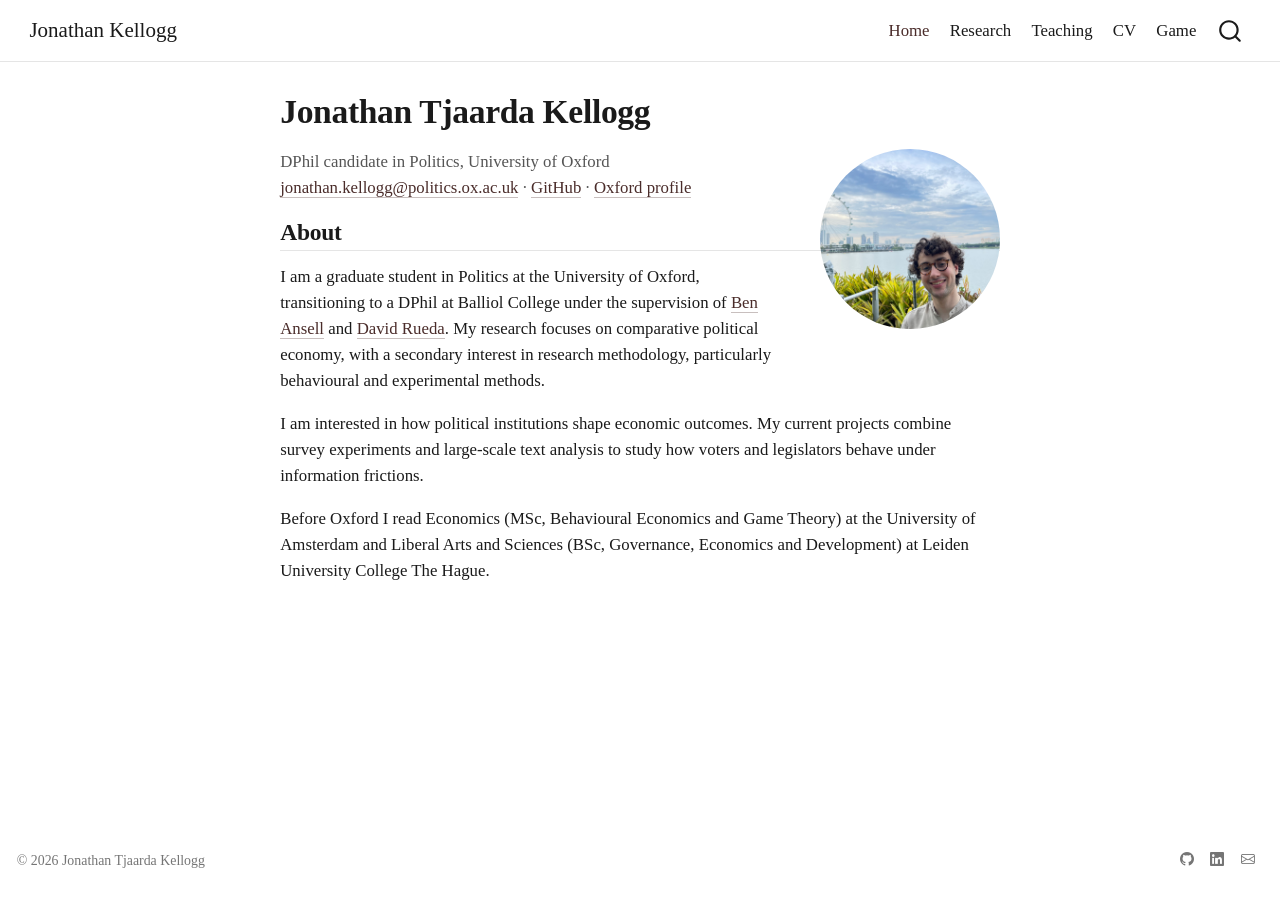
<file: docs/index.html>
<!DOCTYPE html>
<html xmlns="http://www.w3.org/1999/xhtml" lang="en" xml:lang="en"><head>

<meta charset="utf-8">
<meta name="generator" content="quarto-1.9.38">

<meta name="viewport" content="width=device-width, initial-scale=1.0, user-scalable=yes">


<title>Jonathan Tjaarda Kellogg – Jonathan Kellogg</title>
<style>
/* Default styles provided by pandoc.
** See https://pandoc.org/MANUAL.html#variables-for-html for config info.
*/
code{white-space: pre-wrap;}
span.smallcaps{font-variant: small-caps;}
div.columns{display: flex; gap: min(4vw, 1.5em);}
div.column{flex: auto; overflow-x: auto;}
div.hanging-indent{margin-left: 1.5em; text-indent: -1.5em;}
ul.task-list{list-style: none;}
ul.task-list li input[type="checkbox"] {
  width: 0.8em;
  margin: 0 0.8em 0.2em -1em; /* quarto-specific, see https://github.com/quarto-dev/quarto-cli/issues/4556 */ 
  vertical-align: middle;
}
</style>


<script src="site_libs/quarto-nav/quarto-nav.js"></script>
<script src="site_libs/quarto-nav/headroom.min.js"></script>
<script src="site_libs/clipboard/clipboard.min.js"></script>
<script src="site_libs/quarto-search/autocomplete.umd.js"></script>
<script src="site_libs/quarto-search/fuse.min.js"></script>
<script src="site_libs/quarto-search/quarto-search.js"></script>
<meta name="quarto:offset" content="./">
<script src="site_libs/quarto-html/quarto.js" type="module"></script>
<script src="site_libs/quarto-html/tabsets/tabsets.js" type="module"></script>
<script src="site_libs/quarto-html/popper.min.js"></script>
<script src="site_libs/quarto-html/tippy.umd.min.js"></script>
<script src="site_libs/quarto-html/anchor.min.js"></script>
<link href="site_libs/quarto-html/tippy.css" rel="stylesheet">
<link href="site_libs/quarto-html/quarto-syntax-highlighting-15634bcf2e68342d4ad2dfa704d543f6.css" rel="stylesheet" id="quarto-text-highlighting-styles">
<script src="site_libs/bootstrap/bootstrap.min.js"></script>
<link href="site_libs/bootstrap/bootstrap-icons.css" rel="stylesheet">
<link href="site_libs/bootstrap/bootstrap-21e26d57b449fcd50177f16364b61d61.min.css" rel="stylesheet" append-hash="true" id="quarto-bootstrap" data-mode="light">
<script id="quarto-search-options" type="application/json">{
  "location": "navbar",
  "copy-button": false,
  "collapse-after": 3,
  "panel-placement": "end",
  "type": "overlay",
  "limit": 50,
  "keyboard-shortcut": [
    "f",
    "/",
    "s"
  ],
  "show-item-context": false,
  "language": {
    "search-no-results-text": "No results",
    "search-matching-documents-text": "matching documents",
    "search-copy-link-title": "Copy link to search",
    "search-hide-matches-text": "Hide additional matches",
    "search-more-match-text": "more match in this document",
    "search-more-matches-text": "more matches in this document",
    "search-clear-button-title": "Clear",
    "search-text-placeholder": "",
    "search-detached-cancel-button-title": "Cancel",
    "search-submit-button-title": "Submit",
    "search-label": "Search"
  }
}</script>


<link rel="stylesheet" href="styles.css">
</head>

<body class="nav-fixed fullcontent quarto-light">

<div id="quarto-search-results"></div>
  <header id="quarto-header" class="headroom fixed-top">
    <nav class="navbar navbar-expand-lg " data-bs-theme="dark">
      <div class="navbar-container container-fluid">
      <div class="navbar-brand-container mx-auto">
    <a class="navbar-brand" href="./index.html">
    <span class="navbar-title">Jonathan Kellogg</span>
    </a>
  </div>
            <div id="quarto-search" class="" title="Search"></div>
          <button class="navbar-toggler" type="button" data-bs-toggle="collapse" data-bs-target="#navbarCollapse" aria-controls="navbarCollapse" role="menu" aria-expanded="false" aria-label="Toggle navigation" onclick="if (window.quartoToggleHeadroom) { window.quartoToggleHeadroom(); }">
  <span class="navbar-toggler-icon"></span>
</button>
          <div class="collapse navbar-collapse" id="navbarCollapse">
            <ul class="navbar-nav navbar-nav-scroll ms-auto">
  <li class="nav-item">
    <a class="nav-link active" href="./index.html" aria-current="page"> 
<span class="menu-text">Home</span></a>
  </li>  
  <li class="nav-item">
    <a class="nav-link" href="./research.html"> 
<span class="menu-text">Research</span></a>
  </li>  
  <li class="nav-item">
    <a class="nav-link" href="./teaching.html"> 
<span class="menu-text">Teaching</span></a>
  </li>  
  <li class="nav-item">
    <a class="nav-link" href="./cv.html"> 
<span class="menu-text">CV</span></a>
  </li>  
  <li class="nav-item">
    <a class="nav-link" href="./game.html"> 
<span class="menu-text">Game</span></a>
  </li>  
</ul>
          </div> <!-- /navcollapse -->
            <div class="quarto-navbar-tools">
</div>
      </div> <!-- /container-fluid -->
    </nav>
</header>
<!-- content -->
<div id="quarto-content" class="quarto-container page-columns page-rows-contents page-layout-article page-navbar">
<!-- sidebar -->
<!-- margin-sidebar -->
    
<!-- main -->
<main class="content" id="quarto-document-content">

<header id="title-block-header" class="quarto-title-block default">
<div class="quarto-title">
<h1 class="title">Jonathan Tjaarda Kellogg</h1>
</div>



<div class="quarto-title-meta">

    
  
    
  </div>
  


</header>


<p><img src="profile.jpg" class="profile-image img-fluid" alt="Jonathan Kellogg"></p>
<div class="contact-line">
<p>DPhil candidate in Politics, University of Oxford<br>
<a href="mailto:jonathan.kellogg@politics.ox.ac.uk">jonathan.kellogg@politics.ox.ac.uk</a> · <a href="https://github.com/JonaKelloggDCB">GitHub</a> · <a href="https://www.politics.ox.ac.uk/person/jonathan-tjaarda-kellogg">Oxford profile</a></p>
</div>
<section id="about" class="level2">
<h2 class="anchored" data-anchor-id="about">About</h2>
<p>I am a graduate student in Politics at the University of Oxford, transitioning to a DPhil at Balliol College under the supervision of <a href="https://www.politics.ox.ac.uk/person/ben-ansell">Ben Ansell</a> and <a href="https://www.politics.ox.ac.uk/person/f-david-rueda">David Rueda</a>. My research focuses on comparative political economy, with a secondary interest in research methodology, particularly behavioural and experimental methods.</p>
<p>I am interested in how political institutions shape economic outcomes. My current projects combine survey experiments and large-scale text analysis to study how voters and legislators behave under information frictions.</p>
<p>Before Oxford I read Economics (MSc, Behavioural Economics and Game Theory) at the University of Amsterdam and Liberal Arts and Sciences (BSc, Governance, Economics and Development) at Leiden University College The Hague.</p>


</section>

</main> <!-- /main -->
<script id="quarto-html-after-body" type="application/javascript">
  window.document.addEventListener("DOMContentLoaded", function (event) {
    const icon = "";
    const anchorJS = new window.AnchorJS();
    anchorJS.options = {
      placement: 'right',
      icon: icon
    };
    anchorJS.add('.anchored');
    const isCodeAnnotation = (el) => {
      for (const clz of el.classList) {
        if (clz.startsWith('code-annotation-')) {                     
          return true;
        }
      }
      return false;
    }
    const onCopySuccess = function(e) {
      // button target
      const button = e.trigger;
      // don't keep focus
      button.blur();
      // flash "checked"
      button.classList.add('code-copy-button-checked');
      var currentTitle = button.getAttribute("title");
      button.setAttribute("title", "Copied!");
      let tooltip;
      if (window.bootstrap) {
        button.setAttribute("data-bs-toggle", "tooltip");
        button.setAttribute("data-bs-placement", "left");
        button.setAttribute("data-bs-title", "Copied!");
        tooltip = new bootstrap.Tooltip(button, 
          { trigger: "manual", 
            customClass: "code-copy-button-tooltip",
            offset: [0, -8]});
        tooltip.show();    
      }
      setTimeout(function() {
        if (tooltip) {
          tooltip.hide();
          button.removeAttribute("data-bs-title");
          button.removeAttribute("data-bs-toggle");
          button.removeAttribute("data-bs-placement");
        }
        button.setAttribute("title", currentTitle);
        button.classList.remove('code-copy-button-checked');
      }, 1000);
      // clear code selection
      e.clearSelection();
    }
    const getTextToCopy = function(trigger) {
      const outerScaffold = trigger.parentElement.cloneNode(true);
      const codeEl = outerScaffold.querySelector('code');
      for (const childEl of codeEl.children) {
        if (isCodeAnnotation(childEl)) {
          childEl.remove();
        }
      }
      return codeEl.innerText;
    }
    const clipboard = new window.ClipboardJS('.code-copy-button:not([data-in-quarto-modal])', {
      text: getTextToCopy
    });
    clipboard.on('success', onCopySuccess);
    if (window.document.getElementById('quarto-embedded-source-code-modal')) {
      const clipboardModal = new window.ClipboardJS('.code-copy-button[data-in-quarto-modal]', {
        text: getTextToCopy,
        container: window.document.getElementById('quarto-embedded-source-code-modal')
      });
      clipboardModal.on('success', onCopySuccess);
    }
      var localhostRegex = new RegExp(/^(?:http|https):\/\/localhost\:?[0-9]*\//);
      var mailtoRegex = new RegExp(/^mailto:/);
        var filterRegex = new RegExp('/' + window.location.host + '/');
      var isInternal = (href) => {
          return filterRegex.test(href) || localhostRegex.test(href) || mailtoRegex.test(href);
      }
      // Inspect non-navigation links and adorn them if external
     var links = window.document.querySelectorAll('a[href]:not(.nav-link):not(.navbar-brand):not(.toc-action):not(.sidebar-link):not(.sidebar-item-toggle):not(.pagination-link):not(.no-external):not([aria-hidden]):not(.dropdown-item):not(.quarto-navigation-tool):not(.about-link)');
      for (var i=0; i<links.length; i++) {
        const link = links[i];
        if (!isInternal(link.href)) {
          // undo the damage that might have been done by quarto-nav.js in the case of
          // links that we want to consider external
          if (link.dataset.originalHref !== undefined) {
            link.href = link.dataset.originalHref;
          }
        }
      }
    function tippyHover(el, contentFn, onTriggerFn, onUntriggerFn) {
      const config = {
        allowHTML: true,
        maxWidth: 500,
        delay: 100,
        arrow: false,
        appendTo: function(el) {
            return el.parentElement;
        },
        interactive: true,
        interactiveBorder: 10,
        theme: 'quarto',
        placement: 'bottom-start',
      };
      if (contentFn) {
        config.content = contentFn;
      }
      if (onTriggerFn) {
        config.onTrigger = onTriggerFn;
      }
      if (onUntriggerFn) {
        config.onUntrigger = onUntriggerFn;
      }
      window.tippy(el, config); 
    }
    const noterefs = window.document.querySelectorAll('a[role="doc-noteref"]');
    for (var i=0; i<noterefs.length; i++) {
      const ref = noterefs[i];
      tippyHover(ref, function() {
        // use id or data attribute instead here
        let href = ref.getAttribute('data-footnote-href') || ref.getAttribute('href');
        try { href = new URL(href).hash; } catch {}
        const id = href.replace(/^#\/?/, "");
        const note = window.document.getElementById(id);
        if (note) {
          return note.innerHTML;
        } else {
          return "";
        }
      });
    }
    const xrefs = window.document.querySelectorAll('a.quarto-xref');
    const processXRef = (id, note) => {
      // Strip column container classes
      const stripColumnClz = (el) => {
        el.classList.remove("page-full", "page-columns");
        if (el.children) {
          for (const child of el.children) {
            stripColumnClz(child);
          }
        }
      }
      stripColumnClz(note)
      if (id === null || id.startsWith('sec-')) {
        // Special case sections, only their first couple elements
        const container = document.createElement("div");
        if (note.children && note.children.length > 2) {
          container.appendChild(note.children[0].cloneNode(true));
          for (let i = 1; i < note.children.length; i++) {
            const child = note.children[i];
            if (child.tagName === "P" && child.innerText === "") {
              continue;
            } else {
              container.appendChild(child.cloneNode(true));
              break;
            }
          }
          if (window.Quarto?.typesetMath) {
            window.Quarto.typesetMath(container);
          }
          return container.innerHTML
        } else {
          if (window.Quarto?.typesetMath) {
            window.Quarto.typesetMath(note);
          }
          return note.innerHTML;
        }
      } else {
        // Remove any anchor links if they are present
        const anchorLink = note.querySelector('a.anchorjs-link');
        if (anchorLink) {
          anchorLink.remove();
        }
        if (window.Quarto?.typesetMath) {
          window.Quarto.typesetMath(note);
        }
        if (note.classList.contains("callout")) {
          return note.outerHTML;
        } else {
          return note.innerHTML;
        }
      }
    }
    for (var i=0; i<xrefs.length; i++) {
      const xref = xrefs[i];
      tippyHover(xref, undefined, function(instance) {
        instance.disable();
        let url = xref.getAttribute('href');
        let hash = undefined; 
        if (url.startsWith('#')) {
          hash = url;
        } else {
          try { hash = new URL(url).hash; } catch {}
        }
        if (hash) {
          const id = hash.replace(/^#\/?/, "");
          const note = window.document.getElementById(id);
          if (note !== null) {
            try {
              const html = processXRef(id, note.cloneNode(true));
              instance.setContent(html);
            } finally {
              instance.enable();
              instance.show();
            }
          } else {
            // See if we can fetch this
            fetch(url.split('#')[0])
            .then(res => res.text())
            .then(html => {
              const parser = new DOMParser();
              const htmlDoc = parser.parseFromString(html, "text/html");
              const note = htmlDoc.getElementById(id);
              if (note !== null) {
                const html = processXRef(id, note);
                instance.setContent(html);
              } 
            }).finally(() => {
              instance.enable();
              instance.show();
            });
          }
        } else {
          // See if we can fetch a full url (with no hash to target)
          // This is a special case and we should probably do some content thinning / targeting
          fetch(url)
          .then(res => res.text())
          .then(html => {
            const parser = new DOMParser();
            const htmlDoc = parser.parseFromString(html, "text/html");
            const note = htmlDoc.querySelector('main.content');
            if (note !== null) {
              // This should only happen for chapter cross references
              // (since there is no id in the URL)
              // remove the first header
              if (note.children.length > 0 && note.children[0].tagName === "HEADER") {
                note.children[0].remove();
              }
              const html = processXRef(null, note);
              instance.setContent(html);
            } 
          }).finally(() => {
            instance.enable();
            instance.show();
          });
        }
      }, function(instance) {
      });
    }
        let selectedAnnoteEl;
        const selectorForAnnotation = ( cell, annotation) => {
          let cellAttr = 'data-code-cell="' + cell + '"';
          let lineAttr = 'data-code-annotation="' +  annotation + '"';
          const selector = 'span[' + cellAttr + '][' + lineAttr + ']';
          return selector;
        }
        const selectCodeLines = (annoteEl) => {
          const doc = window.document;
          const targetCell = annoteEl.getAttribute("data-target-cell");
          const targetAnnotation = annoteEl.getAttribute("data-target-annotation");
          const annoteSpan = window.document.querySelector(selectorForAnnotation(targetCell, targetAnnotation));
          const lines = annoteSpan.getAttribute("data-code-lines").split(",");
          const lineIds = lines.map((line) => {
            return targetCell + "-" + line;
          })
          let top = null;
          let height = null;
          let parent = null;
          if (lineIds.length > 0) {
              //compute the position of the single el (top and bottom and make a div)
              const el = window.document.getElementById(lineIds[0]);
              top = el.offsetTop;
              height = el.offsetHeight;
              parent = el.parentElement.parentElement;
            if (lineIds.length > 1) {
              const lastEl = window.document.getElementById(lineIds[lineIds.length - 1]);
              const bottom = lastEl.offsetTop + lastEl.offsetHeight;
              height = bottom - top;
            }
            if (top !== null && height !== null && parent !== null) {
              // cook up a div (if necessary) and position it 
              let div = window.document.getElementById("code-annotation-line-highlight");
              if (div === null) {
                div = window.document.createElement("div");
                div.setAttribute("id", "code-annotation-line-highlight");
                div.style.position = 'absolute';
                parent.appendChild(div);
              }
              div.style.top = top - 2 + "px";
              div.style.height = height + 4 + "px";
              div.style.left = 0;
              let gutterDiv = window.document.getElementById("code-annotation-line-highlight-gutter");
              if (gutterDiv === null) {
                gutterDiv = window.document.createElement("div");
                gutterDiv.setAttribute("id", "code-annotation-line-highlight-gutter");
                gutterDiv.style.position = 'absolute';
                const codeCell = window.document.getElementById(targetCell);
                const gutter = codeCell.querySelector('.code-annotation-gutter');
                gutter.appendChild(gutterDiv);
              }
              gutterDiv.style.top = top - 2 + "px";
              gutterDiv.style.height = height + 4 + "px";
            }
            selectedAnnoteEl = annoteEl;
          }
        };
        const unselectCodeLines = () => {
          const elementsIds = ["code-annotation-line-highlight", "code-annotation-line-highlight-gutter"];
          elementsIds.forEach((elId) => {
            const div = window.document.getElementById(elId);
            if (div) {
              div.remove();
            }
          });
          selectedAnnoteEl = undefined;
        };
          // Handle positioning of the toggle
      window.addEventListener(
        "resize",
        throttle(() => {
          elRect = undefined;
          if (selectedAnnoteEl) {
            selectCodeLines(selectedAnnoteEl);
          }
        }, 10)
      );
      function throttle(fn, ms) {
      let throttle = false;
      let timer;
        return (...args) => {
          if(!throttle) { // first call gets through
              fn.apply(this, args);
              throttle = true;
          } else { // all the others get throttled
              if(timer) clearTimeout(timer); // cancel #2
              timer = setTimeout(() => {
                fn.apply(this, args);
                timer = throttle = false;
              }, ms);
          }
        };
      }
        // Attach click handler to the DT
        const annoteDls = window.document.querySelectorAll('dt[data-target-cell]');
        for (const annoteDlNode of annoteDls) {
          annoteDlNode.addEventListener('click', (event) => {
            const clickedEl = event.target;
            if (clickedEl !== selectedAnnoteEl) {
              unselectCodeLines();
              const activeEl = window.document.querySelector('dt[data-target-cell].code-annotation-active');
              if (activeEl) {
                activeEl.classList.remove('code-annotation-active');
              }
              selectCodeLines(clickedEl);
              clickedEl.classList.add('code-annotation-active');
            } else {
              // Unselect the line
              unselectCodeLines();
              clickedEl.classList.remove('code-annotation-active');
            }
          });
        }
    const findCites = (el) => {
      const parentEl = el.parentElement;
      if (parentEl) {
        const cites = parentEl.dataset.cites;
        if (cites) {
          return {
            el,
            cites: cites.split(' ')
          };
        } else {
          return findCites(el.parentElement)
        }
      } else {
        return undefined;
      }
    };
    var bibliorefs = window.document.querySelectorAll('a[role="doc-biblioref"]');
    for (var i=0; i<bibliorefs.length; i++) {
      const ref = bibliorefs[i];
      const citeInfo = findCites(ref);
      if (citeInfo) {
        tippyHover(citeInfo.el, function() {
          var popup = window.document.createElement('div');
          citeInfo.cites.forEach(function(cite) {
            var citeDiv = window.document.createElement('div');
            citeDiv.classList.add('hanging-indent');
            citeDiv.classList.add('csl-entry');
            var biblioDiv = window.document.getElementById('ref-' + cite);
            if (biblioDiv) {
              citeDiv.innerHTML = biblioDiv.innerHTML;
            }
            popup.appendChild(citeDiv);
          });
          return popup.innerHTML;
        });
      }
    }
  });
  </script>
</div> <!-- /content -->
<footer class="footer">
  <div class="nav-footer">
    <div class="nav-footer-left">
<p>© 2026 Jonathan Tjaarda Kellogg</p>
</div>   
    <div class="nav-footer-center">
      &nbsp;
    </div>
    <div class="nav-footer-right">
      <ul class="footer-items list-unstyled">
    <li class="nav-item compact">
    <a class="nav-link" href="https://github.com/JonaKelloggDCB">
      <i class="bi bi-github" role="img">
</i> 
    </a>
  </li>  
    <li class="nav-item compact">
    <a class="nav-link" href="https://www.linkedin.com/in/jonathan-kellogg-de-cock-buning-73a220220/">
      <i class="bi bi-linkedin" role="img">
</i> 
    </a>
  </li>  
    <li class="nav-item compact">
    <a class="nav-link" href="mailto:jonathan.kellogg@politics.ox.ac.uk">
      <i class="bi bi-envelope" role="img">
</i> 
    </a>
  </li>  
</ul>
    </div>
  </div>
</footer>




</body></html>
</file>
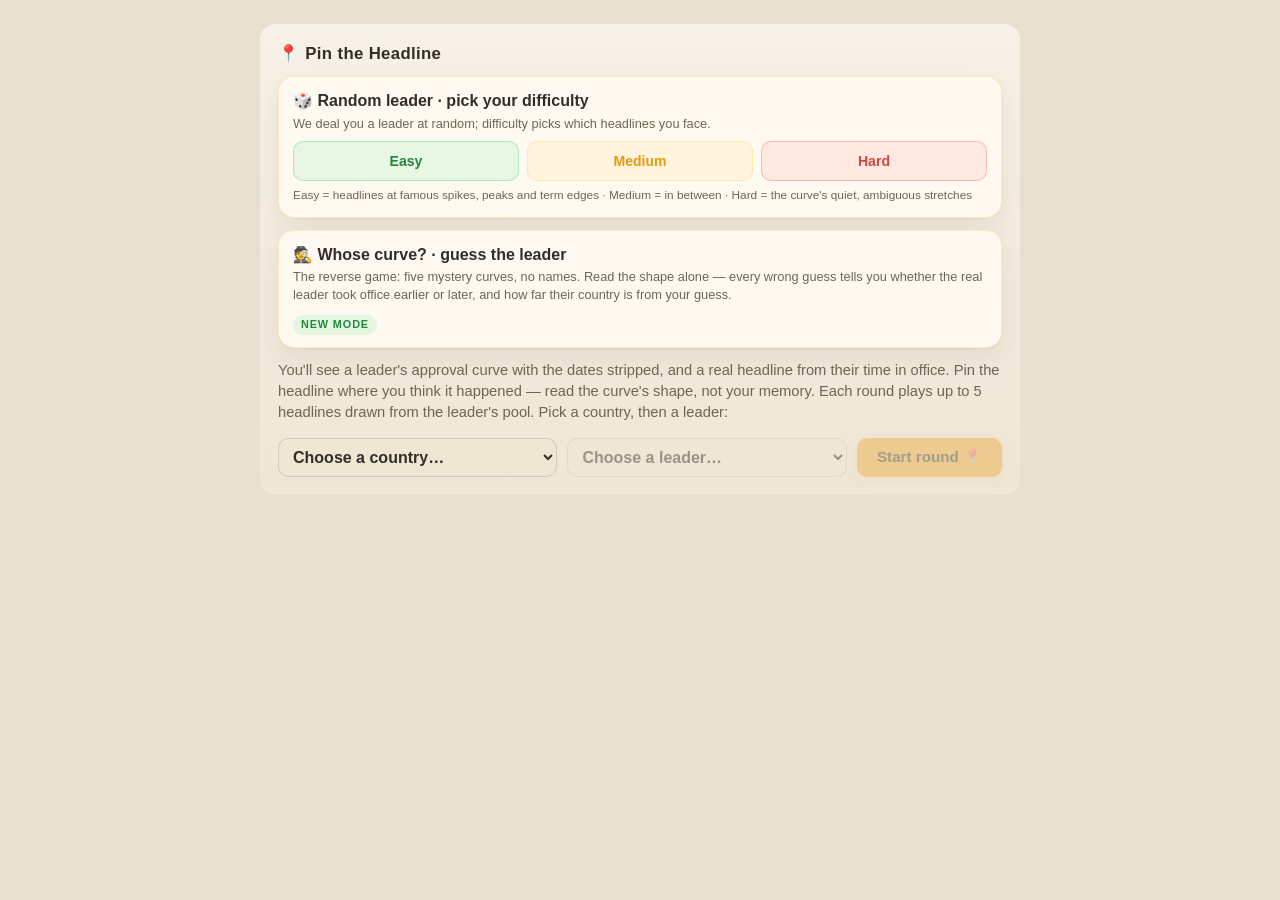
<file: pin-the-headline/index.html>
<!doctype html>
<html lang="en">
<head>
<meta charset="utf-8">
<meta name="viewport" content="width=device-width, initial-scale=1">
<title>Pin the Headline</title>
<style>
  /* ---- Pin the Headline — self-contained styles (all scoped under .pth) ---- */
  .pth {
    --pth-bg: #f3ece0;
    --pth-card: #fffaf1;
    --pth-card-2: #efe6d4;
    --pth-ink: #322e27;
    --pth-ink-dim: #6f6555;
    --pth-line: #4361ee;
    --pth-area: rgba(67, 97, 238, 0.12);
    --pth-area-top: rgba(67, 97, 238, 0.20);
    --pth-area-bot: rgba(67, 97, 238, 0.02);
    --pth-grid: rgba(60, 48, 24, 0.10);
    --pth-axis: rgba(60, 48, 24, 0.22);
    --pth-border: rgba(60, 48, 24, 0.14);
    --pth-pin: #e8990f;
    --pth-true: #1f8a3c;
    --pth-ghost: #b4a890;
    --pth-bad: #d6453f;
    --pth-radius: 16px;
    --pth-shadow: 0 1px 2px rgba(60, 45, 20, 0.05), 0 10px 28px rgba(60, 45, 20, 0.08);
    --pth-focus: #e8990f;
    color-scheme: light;
    font-family: -apple-system, BlinkMacSystemFont, "Segoe UI", Roboto, Helvetica, Arial, sans-serif;
    color: var(--pth-ink);
    background: linear-gradient(180deg, #f7f1e7 0%, #efe6d6 100%);
    border-radius: var(--pth-radius);
    max-width: 760px;
    margin: 0 auto;
    padding: 18px;
    box-sizing: border-box;
    line-height: 1.45;
  }
  .pth *, .pth *::before, .pth *::after { box-sizing: border-box; }

  .pth-header { display: flex; justify-content: space-between; align-items: baseline; gap: 10px; flex-wrap: wrap; margin-bottom: 10px; }
  .pth-title { font-size: 1.05rem; font-weight: 800; letter-spacing: 0.02em; margin: 0; }
  .pth-title .pth-pin-emoji { margin-right: 6px; }
  .pth-context { color: var(--pth-ink-dim); font-size: 0.85rem; font-weight: 600; }

  .pth-back {
    appearance: none; border: 0; background: none; color: var(--pth-ink-dim);
    font-size: 0.8rem; font-weight: 700; cursor: pointer; padding: 2px 6px; border-radius: 6px;
  }
  .pth-back:hover { color: var(--pth-ink); }
  .pth-back:focus-visible { outline: 2px solid var(--pth-focus); }

  .pth-headline-card {
    background: var(--pth-card);
    border: 1px solid var(--pth-border);
    border-radius: var(--pth-radius);
    padding: 14px 16px;
    margin-bottom: 12px;
  }
  .pth-kicker { font-size: 0.7rem; text-transform: uppercase; letter-spacing: 0.12em; color: var(--pth-ink-dim); font-weight: 700; margin-bottom: 4px; }
  .pth-headline { font-size: 1.12rem; font-weight: 700; margin: 0; }

  .pth-chart-wrap { position: relative; background: var(--pth-card); border: 1px solid var(--pth-border); border-radius: var(--pth-radius); padding: 8px 8px 4px; }
  .pth-svg { display: block; width: 100%; height: auto; touch-action: none; cursor: crosshair; border-radius: 8px; outline: none; }
  .pth-svg:focus-visible { box-shadow: 0 0 0 3px var(--pth-focus); }
  .pth-svg.pth-locked { cursor: default; }

  .pth-hint { text-align: center; color: var(--pth-ink-dim); font-size: 0.8rem; padding: 4px 6px 8px; min-height: 1.4em; }

  .pth-controls { display: flex; gap: 10px; align-items: center; justify-content: space-between; margin-top: 12px; flex-wrap: wrap; }
  .pth-progress { display: flex; gap: 6px; align-items: center; }
  .pth-dot { width: 11px; height: 11px; border-radius: 50%; background: var(--pth-card-2); border: 1px solid var(--pth-border); }
  .pth-dot.pth-dot-current { border-color: var(--pth-pin); }
  .pth-dot.pth-dot-g { background: #22c55e; border-color: #22c55e; }
  .pth-dot.pth-dot-y { background: #eab308; border-color: #eab308; }
  .pth-dot.pth-dot-b { background: #475569; border-color: #475569; }

  .pth-btn {
    appearance: none; border: 0; border-radius: 10px; padding: 10px 20px;
    font-size: 0.95rem; font-weight: 800; cursor: pointer;
    background: var(--pth-pin); color: #1c1500;
    transition: transform 0.08s ease, opacity 0.15s ease;
  }
  .pth-btn:hover:not(:disabled) { transform: translateY(-1px); }
  .pth-btn:disabled { opacity: 0.35; cursor: not-allowed; }
  .pth-btn:focus-visible { outline: 3px solid var(--pth-focus); outline-offset: 2px; }
  .pth-btn.pth-btn-ghost { background: var(--pth-card-2); color: var(--pth-ink); }

  .pth-feedback {
    margin-top: 12px; padding: 12px 16px; border-radius: var(--pth-radius);
    background: var(--pth-card); border: 1px solid var(--pth-border);
    display: none;
  }
  .pth-feedback.pth-show { display: block; animation: pth-rise 0.3s ease; }
  @keyframes pth-rise { from { opacity: 0; transform: translateY(6px); } to { opacity: 1; transform: none; } }
  .pth-score-line { font-size: 1.05rem; font-weight: 800; margin: 0 0 4px; }
  .pth-note { color: var(--pth-ink-dim); font-size: 0.9rem; margin: 0; }
  .pth-note strong { color: var(--pth-ink); }

  .pth-end { text-align: center; padding: 18px 10px 6px; }
  .pth-end h2 { margin: 0 0 6px; font-size: 1.3rem; }
  .pth-end-emoji { font-size: 1.5rem; letter-spacing: 0.15em; margin: 10px 0; }
  .pth-end-total { font-size: 2.2rem; font-weight: 900; margin: 4px 0; }
  .pth-end-stars { font-size: 1.2rem; margin-bottom: 8px; }
  .pth-session { color: var(--pth-ink-dim); font-size: 0.82rem; margin: 8px 0 14px; }
  .pth-end-actions { display: flex; gap: 10px; justify-content: center; flex-wrap: wrap; }
  .pth-copied { color: var(--pth-true); font-size: 0.85rem; min-height: 1.3em; margin-top: 8px; }

  /* ---- level-select menu ---- */
  .pth-menu-intro { color: var(--pth-ink-dim); font-size: 0.92rem; margin: 2px 0 14px; }
  .pth-pick-row { display: flex; gap: 10px; flex-wrap: wrap; align-items: stretch; }
  .pth-pick-row .pth-select { flex: 1 1 220px; width: auto; }
  .pth-level-leader { font-weight: 800; font-size: 1rem; margin: 0 0 2px; }
  .pth-level-context { color: var(--pth-ink-dim); font-size: 0.8rem; margin: 0 0 6px; }
  .pth-level-tag {
    display: inline-block; font-size: 0.68rem; font-weight: 800; text-transform: uppercase;
    letter-spacing: 0.08em; padding: 2px 8px; border-radius: 999px;
    background: var(--pth-card-2); color: var(--pth-ink-dim);
  }
  .pth-level-tag.pth-tag-tutorial { background: rgba(74, 222, 128, 0.15); color: var(--pth-true); }
  .pth-level-tag.pth-tag-expert { background: rgba(248, 113, 113, 0.15); color: var(--pth-bad); }

  /* ---- random leader with prompt difficulty ---- */
  .pth-rand-card {
    background: var(--pth-card); border: 1px solid rgba(255, 209, 102, 0.4);
    border-radius: var(--pth-radius); padding: 12px 14px; margin: 0 0 12px;
  }
  .pth-diff-row { display: flex; gap: 8px; flex-wrap: wrap; margin-top: 8px; }
  .pth-diff-btn {
    flex: 1 1 0; appearance: none; cursor: pointer; font: inherit; font-weight: 800;
    font-size: 0.88rem; padding: 9px 6px; border-radius: 10px; border: 1px solid transparent;
    transition: transform 0.08s ease;
  }
  .pth-diff-btn:hover { transform: translateY(-1px); }
  .pth-diff-btn:focus-visible { outline: 3px solid var(--pth-focus); outline-offset: 2px; }
  .pth-diff-easy { background: rgba(74, 222, 128, 0.12); color: var(--pth-true); border-color: rgba(74, 222, 128, 0.4); }
  .pth-diff-medium { background: rgba(255, 209, 102, 0.12); color: var(--pth-pin); border-color: rgba(255, 209, 102, 0.4); }
  .pth-diff-hard { background: rgba(248, 113, 113, 0.12); color: var(--pth-bad); border-color: rgba(248, 113, 113, 0.4); }
  .pth-diff-hint { color: var(--pth-ink-dim); font-size: 0.74rem; margin: 6px 0 0; }

  /* ---- "Whose curve?" reverse mode ---- */
  .pth-who-btn {
    appearance: none; display: block; width: 100%; text-align: left; cursor: pointer;
    background: var(--pth-card); color: var(--pth-ink);
    border: 1px solid rgba(255, 209, 102, 0.4); border-radius: var(--pth-radius);
    padding: 12px 14px; font: inherit; margin: 0 0 12px;
    transition: transform 0.08s ease, border-color 0.15s ease;
  }
  .pth-who-btn:hover { transform: translateY(-1px); border-color: var(--pth-pin); }
  .pth-who-btn:focus-visible { outline: 3px solid var(--pth-focus); outline-offset: 2px; }
  .pth-guess-bar { margin-top: 12px; }
  .pth-select {
    width: 100%; font: inherit; font-weight: 600; color: var(--pth-ink);
    padding: 9px 10px; border-radius: 10px;
    border: 1px solid var(--pth-border); background: var(--pth-card-2);
  }
  .pth-select:focus-visible { outline: 3px solid var(--pth-focus); outline-offset: 1px; }
  .pth-select:disabled { opacity: 0.45; }

  .pth-sr { position: absolute; width: 1px; height: 1px; margin: -1px; overflow: hidden; clip: rect(0 0 0 0); white-space: nowrap; }

  /* ---- soft depth so the light theme reads as warm, not flat ---- */
  .pth-headline-card, .pth-chart-wrap, .pth-feedback, .pth-rand-card, .pth-who-btn { box-shadow: var(--pth-shadow); }
  .pth-btn:not(.pth-btn-ghost) { box-shadow: 0 2px 10px rgba(232, 153, 15, 0.30); }
  .pth-btn:not(.pth-btn-ghost):hover:not(:disabled) { box-shadow: 0 4px 16px rgba(232, 153, 15, 0.38); }

  @media (max-width: 480px) {
    .pth { padding: 10px; }
    .pth-headline { font-size: 1rem; }
    .pth-btn { padding: 12px 18px; } /* bigger touch target */
  }
  @media (prefers-reduced-motion: reduce) {
    .pth * { animation: none !important; transition: none !important; }
  }
</style>
</head>
<body style="margin:0; background:#e9e0d0; padding:24px 8px;">

<div id="pin-the-headline"></div>

<script>
(function () {
  "use strict";

  var SITE_URL = "jonakelloggdcb.github.io/academic-website/pin-the-headline/";

  /* =========================================================================
     DATA — adding a level is pure data, no code changes.
     Headline: { text, date (ISO, true answer), source?, note? }
     Level:    { id, leader, context, difficulty?, series: [{date, approval}], headlines }

     NOTE ON SERIES VALUES: all series are APPROXIMATE, reconstructed from
     published polling (Gallup for US presidents; Ipsos MORI satisfaction for
     UK PMs; YouGov/Opinium for Johnson/Truss; IFOP/Elabe composites for
     French presidents; Datafolha "ótimo/bom" for Brazilian presidents;
     Gallup Korea for Korean presidents; Newspoll satisfaction for Australian
     PMs; NHK/Asahi composites for Japanese PMs; Politbarometer/Infratest for
     German chancellors; Gallup Canada/Angus Reid for Canadian PMs;
     VCIOM/Levada for Yeltsin; Reforma/Consulta Mitofsky for Peña Nieto).
     Shapes are faithful; individual points should be replaced with sourced
     figures before citing.
     ========================================================================= */
  var DATA = [
    {
      id: "bush-2001-2009",
      leader: "George W. Bush",
      context: "United States · 2001–2009",
      difficulty: "tutorial",
      series: [
        { date: "2001-01-20", approval: 57 },
        { date: "2001-04-15", approval: 59 },
        { date: "2001-09-10", approval: 51 },
        { date: "2001-09-22", approval: 90 },
        { date: "2001-11-15", approval: 87 },
        { date: "2002-03-15", approval: 80 },
        { date: "2002-09-15", approval: 67 },
        { date: "2003-03-15", approval: 71 },
        { date: "2003-07-15", approval: 60 },
        { date: "2004-05-15", approval: 49 },
        { date: "2004-11-15", approval: 53 },
        { date: "2005-09-15", approval: 42 },
        { date: "2006-05-15", approval: 34 },
        { date: "2007-04-15", approval: 35 },
        { date: "2008-09-15", approval: 30 },
        { date: "2008-12-15", approval: 29 }
      ],
      headlines: [
        {
          text: "Terrorists attack the World Trade Center and Pentagon",
          date: "2001-09-11",
          note: "Approval rockets to ~90% — the classic rally-round-the-flag spike."
        },
        {
          text: "U.S.-led forces invade Iraq",
          date: "2003-03-20",
          note: "A smaller second spike, then the long decline begins."
        },
        {
          text: "Hurricane Katrina overwhelms New Orleans; federal response widely criticized",
          date: "2005-08-29",
          note: "Approval sags into the low 40s."
        },
        {
          text: "Bush narrowly wins re-election against John Kerry",
          date: "2004-11-02",
          note: "A modest bump on the long slide down."
        },
        {
          text: "Financial crisis: Lehman Brothers collapses",
          date: "2008-09-15",
          note: "Approval near its term low."
        },
        { text: "Bush sworn in after the closest election in a century", date: "2001-01-20", note: "He starts in the mid-50s, with half the country disputing how he got there." },
        { text: "Bush signs $1.35tn tax cut into law", date: "2001-06-07", note: "The pre-9/11 plateau — politics is still normal." },
        { text: "Anthrax letters kill postal workers; Senate offices close", date: "2001-10-05", note: "Deep inside the rally plateau — the country is rattled but united." },
        { text: "Bush names an 'axis of evil' in State of the Union", date: "2002-01-29", note: "Still above 80% — the rally fades slowly, not suddenly." },
        { text: "Department of Homeland Security created in biggest reshuffle since 1947", date: "2002-11-25", note: "Mid-60s — the long glide down from the 9/11 peak." },
        { text: "'Mission Accomplished': Bush lands on carrier to declare major combat over", date: "2003-05-01", note: "Near the top of the smaller Iraq bump — it's all downhill from this deck." },
        { text: "Saddam Hussein captured hiding in a spider hole", date: "2003-12-13", note: "A modest bounce on the way down." },
        { text: "CBS airs photos of detainee abuse at Abu Ghraib prison", date: "2004-04-28", note: "The slide steepens through the election year." },
        { text: "9/11 Commission finds 'failure of imagination' across government", date: "2004-07-22", note: "Hovering around 50 — the re-election will be narrow." },
        { text: "Bush begins second term vowing to spend 'political capital' on Social Security", date: "2005-01-20", note: "The capital never materializes — the second-term slide starts almost at once." },
        { text: "Bush's Social Security privatization tour fails to move Congress", date: "2005-02-02", note: "Low 50s and sinking — his first big domestic defeat." },
        { text: "Harriet Miers withdraws Supreme Court nomination under conservative fire", date: "2005-10-27", note: "Katrina, Iraq, and now his own base — around 40 and falling." },
        { text: "Uproar forces review of Dubai company's takeover of U.S. ports", date: "2006-02-16", note: "Stuck in the upper 30s — even allies are defecting." },
        { text: "Rumsfeld resigns after midterm 'thumping'", date: "2006-11-08", note: "Mid-30s — voters just took both chambers from him." },
        { text: "Bush orders 20,000-troop 'surge' into Baghdad", date: "2007-01-10", note: "A deeply unpopular bet from the mid-30s — vindicated later, not now." }
      ]
    },
    {
      id: "nixon-1969-1974",
      leader: "Richard Nixon",
      context: "United States · 1969–1974",
      difficulty: "classic",
      series: [
        { date: "1969-01-20", approval: 59 },
        { date: "1969-07-20", approval: 63 },
        { date: "1969-11-15", approval: 67 },
        { date: "1970-05-15", approval: 57 },
        { date: "1970-12-15", approval: 52 },
        { date: "1971-06-15", approval: 48 },
        { date: "1972-01-15", approval: 49 },
        { date: "1972-06-15", approval: 59 },
        { date: "1972-11-15", approval: 62 },
        { date: "1973-01-28", approval: 67 },
        { date: "1973-04-15", approval: 48 },
        { date: "1973-08-15", approval: 36 },
        { date: "1973-10-28", approval: 27 },
        { date: "1974-01-15", approval: 26 },
        { date: "1974-04-15", approval: 25 },
        { date: "1974-08-09", approval: 24 }
      ],
      headlines: [
        {
          text: "Apollo 11: Americans walk on the Moon",
          date: "1969-07-20",
          note: "A feel-good lift inside the early plateau."
        },
        {
          text: "Paris accords end America's war in Vietnam",
          date: "1973-01-27",
          note: "The last peak — ~67% — before everything unravels."
        },
        {
          text: "Senate opens televised Watergate hearings",
          date: "1973-05-17",
          note: "The cliff begins: roughly 20 points gone in six months."
        },
        {
          text: "President fires special prosecutor; attorney general resigns in protest",
          date: "1973-10-20",
          note: "The 'Saturday Night Massacre' — near the bottom of the cliff."
        },
        {
          text: "Nixon resigns",
          date: "1974-08-08",
          note: "He leaves office at ~24%, the end of a long flat bottom."
        },
        { text: "Nixon appeals to the 'great silent majority' on Vietnam", date: "1969-11-03", note: "The speech works — he's near his first-term peak." },
        { text: "Nixon announces invasion of Cambodia", date: "1970-04-30", note: "The campuses erupt; the early plateau starts to sag." },
        { text: "National Guard kills four students at Kent State", date: "1970-05-04", note: "Days after Cambodia — the descent through the 50s." },
        { text: "New York Times begins publishing the Pentagon Papers", date: "1971-06-13", note: "Near his first-term trough in the high 40s." },
        { text: "Nixon freezes wages and prices, ends dollar's link to gold", date: "1971-08-15", note: "The 'Nixon shock' — a bold move from the trough." },
        { text: "Nixon stuns world: he will visit Communist China", date: "1971-07-15", note: "The announcement that begins his climb back." },
        { text: "Nixon shakes Mao's hand in Beijing", date: "1972-02-21", note: "The week that changed the world — and lifted the curve." },
        { text: "Nixon and Brezhnev sign SALT arms treaty in Moscow", date: "1972-05-26", note: "Détente stacks win on win — approaching 60." },
        { text: "Five men arrested breaking into Democratic offices at the Watergate", date: "1972-06-17", note: "The lesson: nothing happens. The curve doesn't move for months." },
        { text: "Nixon wins 49 states in historic landslide", date: "1972-11-07", note: "Re-elected near his peak — the scandal is still dormant." },
        { text: "'Christmas bombing': B-52s pound Hanoi", date: "1972-12-18", note: "Controversial abroad, tolerated at home — still in the 60s." },
        { text: "First American POWs come home from Hanoi", date: "1973-02-12", note: "Joyful homecomings at the absolute peak — weeks before the cliff." },
        { text: "Haldeman and Ehrlichman resign; Dean fired as Watergate closes in", date: "1973-04-30", note: "The cliff is under way — 20 points gone since January." },
        { text: "'I am not a crook,' Nixon tells editors", date: "1973-11-17", note: "Bumping along the bottom in the high 20s." },
        { text: "Supreme Court orders Nixon to surrender the tapes", date: "1974-07-24", note: "The final blow lands on a curve already at rock bottom." }
      ]
    },
    {
      id: "thatcher-1979-1990",
      leader: "Margaret Thatcher",
      context: "United Kingdom · 1979–1990",
      difficulty: "classic",
      series: [
        { date: "1979-05-03", approval: 41 },
        { date: "1980-02-15", approval: 38 },
        { date: "1980-10-15", approval: 31 },
        { date: "1981-06-15", approval: 27 },
        { date: "1981-12-15", approval: 25 },
        { date: "1982-03-15", approval: 30 },
        { date: "1982-06-20", approval: 52 },
        { date: "1983-01-15", approval: 46 },
        { date: "1983-06-15", approval: 50 },
        { date: "1984-06-15", approval: 39 },
        { date: "1985-06-15", approval: 36 },
        { date: "1986-01-25", approval: 28 },
        { date: "1987-06-15", approval: 45 },
        { date: "1988-06-15", approval: 40 },
        { date: "1989-06-15", approval: 33 },
        { date: "1990-03-31", approval: 21 },
        { date: "1990-11-22", approval: 24 }
      ],
      headlines: [
        {
          text: "Unemployment passes three million for the first time since the 1930s",
          date: "1982-01-26",
          note: "She is at her trough — the least popular PM since polling began."
        },
        {
          text: "Argentina invades the Falkland Islands",
          date: "1982-04-02",
          note: "The trigger: watch what happens next."
        },
        {
          text: "British forces retake Port Stanley; Argentina surrenders",
          date: "1982-06-14",
          note: "The Falklands rally — from ~25% to over 50% in three months."
        },
        {
          text: "Riots erupt in central London over the new poll tax",
          date: "1990-03-31",
          note: "Record-low satisfaction — the beginning of the end."
        },
        {
          text: "Thatcher resigns after cabinet revolt",
          date: "1990-11-22",
          note: "Out within months of the poll-tax trough."
        },
        { text: "Britain elects its first woman prime minister", date: "1979-05-04", note: "She starts at a modest 41% — no honeymoon to speak of." },
        { text: "'The lady's not for turning': Thatcher defies calls for a U-turn", date: "1980-10-10", note: "Recession bites — she's in the low 30s and falling." },
        { text: "364 economists denounce the Budget in letter to The Times", date: "1981-03-10", note: "Squeezing in a slump — heading for the trough." },
        { text: "Riots sweep Toxteth as urban unrest spreads", date: "1981-07-05", note: "Deep in the pre-Falklands trough, mid-20s." },
        { text: "Royal Navy submarine sinks the General Belgrano", date: "1982-05-02", note: "Mid-rally — the climb from 25 to 50 is under way." },
        { text: "Thatcher wins landslide re-election", date: "1983-06-09", note: "The post-Falklands plateau, around 50." },
        { text: "Miners walk out; Scargill takes on the government", date: "1984-03-12", note: "The long strike begins on the gentle post-war slide." },
        { text: "IRA bombs Grand Hotel in Brighton; Thatcher escapes", date: "1984-10-12", note: "She emerges defiant — a steadying moment, not a spike." },
        { text: "Miners march back to work after a year on strike", date: "1985-03-03", note: "Victory, but the curve keeps drifting down." },
        { text: "Heseltine storms out of cabinet over Westland helicopters", date: "1986-01-09", note: "The Westland affair drags her to a mid-term trough of 28." },
        { text: "'Big Bang' deregulates the City of London overnight", date: "1986-10-27", note: "Boom times return; the recovery toward a third win." },
        { text: "Thatcher wins third consecutive election", date: "1987-06-11", note: "The last peak, around 45." },
        { text: "Thatcher declares 'no, no, no' to Brussels — Bruges speech sets Europe fight", date: "1988-09-20", note: "The Europe split that will eventually finish her." },
        { text: "Chancellor Lawson resigns over Europe and her economic guru", date: "1989-10-26", note: "Sliding into the final trough." },
        { text: "Howe's resignation speech savages Thatcher in the Commons", date: "1990-11-13", note: "The trigger: nine days later she's gone." }
      ]
    },
    {
      id: "blair-1997-2007",
      leader: "Tony Blair",
      context: "United Kingdom · 1997–2007",
      difficulty: "moderate",
      series: [
        { date: "1997-05-02", approval: 65 },
        { date: "1997-09-15", approval: 75 },
        { date: "1998-05-15", approval: 62 },
        { date: "1999-04-15", approval: 56 },
        { date: "2000-05-15", approval: 45 },
        { date: "2000-09-20", approval: 33 },
        { date: "2001-02-15", approval: 49 },
        { date: "2001-06-15", approval: 54 },
        { date: "2001-10-15", approval: 61 },
        { date: "2002-06-15", approval: 48 },
        { date: "2003-02-15", approval: 38 },
        { date: "2003-04-15", approval: 47 },
        { date: "2003-12-15", approval: 38 },
        { date: "2004-09-15", approval: 32 },
        { date: "2005-05-15", approval: 36 },
        { date: "2005-07-20", approval: 41 },
        { date: "2006-05-15", approval: 26 },
        { date: "2007-05-15", approval: 28 }
      ],
      headlines: [
        {
          text: "Labour landslide ends 18 years of Conservative government",
          date: "1997-05-02",
          note: "The honeymoon starts high and goes higher."
        },
        {
          text: "Diana, Princess of Wales, dies in Paris car crash",
          date: "1997-08-31",
          note: "'The people's princess' — his satisfaction peaks around 75%."
        },
        {
          text: "Fuel blockades leave petrol stations dry across Britain",
          date: "2000-09-11",
          note: "A sharp, short dip — the first real crisis."
        },
        {
          text: "British troops join U.S.-led invasion of Iraq",
          date: "2003-03-20",
          note: "A small wartime rally, then a decline he never reverses."
        },
        {
          text: "Suicide bombers kill 52 on London transport",
          date: "2005-07-07",
          note: "A brief uptick of unity on an already-low plateau."
        },
        { text: "Blair hands the Bank of England control of interest rates", date: "1997-05-06", note: "Day four — the honeymoon is climbing toward 75." },
        { text: "Ecclestone affair: 'I'm a pretty straight kind of guy'", date: "1997-11-16", note: "The first dent in the shine, high on the curve." },
        { text: "Good Friday Agreement signed in Belfast", date: "1998-04-10", note: "A genuine triumph on the gentle slide from the peak." },
        { text: "NATO begins bombing Yugoslavia over Kosovo", date: "1999-03-24", note: "Wartime steadiness in the mid-50s." },
        { text: "Millennium Dome opens to queues and mockery", date: "1999-12-31", note: "A flagship embarrassment as the honeymoon wears off." },
        { text: "Blair slow-handclapped by the Women's Institute", date: "2000-06-07", note: "Mid-slide — months before the fuel crisis trough." },
        { text: "Foot-and-mouth: army called in as pyres burn across Britain", date: "2001-02-21", note: "Crisis competence — the recovery toward a second landslide." },
        { text: "Blair wins second landslide", date: "2001-06-07", note: "Re-elected at 54 — about where he started, minus the magic." },
        { text: "A million march in London against war in Iraq", date: "2003-02-15", note: "His pre-war trough — trust is the casualty." },
        { text: "Weapons scientist David Kelly found dead", date: "2003-07-18", note: "The Iraq aftermath grinds him down through the 40s." },
        { text: "Top-up fees pass by five votes in biggest revolt of his premiership", date: "2004-01-27", note: "Bleeding authority on the long post-Iraq slide." },
        { text: "Blair wins historic third term with sharply reduced majority", date: "2005-05-05", note: "A win that feels like a loss, in the mid-30s." },
        { text: "London wins the 2012 Olympics", date: "2005-07-06", note: "One golden day — 24 hours before the bombs." },
        { text: "Blair questioned by police in cash-for-honours inquiry", date: "2006-12-14", note: "First sitting PM interviewed in a criminal probe — the floor, mid-20s." },
        { text: "Blair announces departure date at Trimdon Labour Club", date: "2007-05-10", note: "The long goodbye ends near his lowest sustained ratings." }
      ]
    },
    {
      id: "johnson-2019-2022",
      leader: "Boris Johnson",
      context: "United Kingdom · 2019–2022",
      difficulty: "moderate",
      series: [
        { date: "2019-07-24", approval: 35 },
        { date: "2019-10-15", approval: 38 },
        { date: "2019-12-13", approval: 44 },
        { date: "2020-02-15", approval: 40 },
        { date: "2020-04-10", approval: 66 },
        { date: "2020-05-30", approval: 45 },
        { date: "2020-07-15", approval: 40 },
        { date: "2020-10-15", approval: 34 },
        { date: "2021-01-15", approval: 32 },
        { date: "2021-04-15", approval: 44 },
        { date: "2021-07-15", approval: 36 },
        { date: "2021-11-15", approval: 30 },
        { date: "2021-12-15", approval: 24 },
        { date: "2022-01-15", approval: 22 },
        { date: "2022-04-15", approval: 26 },
        { date: "2022-07-07", approval: 21 }
      ],
      headlines: [
        {
          text: "Johnson wins biggest Conservative majority since Thatcher",
          date: "2019-12-12",
          note: "An election bump, but the real spike is still to come."
        },
        {
          text: "Britain locks down as coronavirus spreads",
          date: "2020-03-23",
          note: "Rally-round-the-flag: approval jumps over 20 points."
        },
        {
          text: "PM's top adviser drove 260 miles in lockdown, says he has 'no regrets'",
          date: "2020-05-25",
          note: "The Cummings affair — the rally deflates and never returns."
        },
        {
          text: "No 10 staff joked about parties while Britain locked down, leaked video shows",
          date: "2021-12-07",
          note: "Partygate: the second cliff, down to the low 20s."
        },
        {
          text: "Johnson resigns after ministers quit en masse",
          date: "2022-07-07",
          note: "He leaves at his term low."
        },
        { text: "Boris Johnson enters No 10 vowing Brexit 'do or die'", date: "2019-07-24", note: "He starts in the mid-30s — unusually low for a new PM." },
        { text: "Supreme Court rules Johnson's suspension of Parliament unlawful", date: "2019-09-24", note: "Constitutional chaos, but his numbers barely move." },
        { text: "Johnson strikes new Brexit deal with Brussels", date: "2019-10-17", note: "'Get Brexit done' starts to pay — the pre-election climb." },
        { text: "Britain formally leaves the European Union", date: "2020-01-31", note: "Brexit day, on the post-election plateau around 40." },
        { text: "Johnson moved to intensive care with COVID", date: "2020-04-06", note: "Peak sympathy meets peak rally — the top of the curve." },
        { text: "Rashford forces U-turn on free school meals", date: "2020-06-16", note: "The post-Cummings deflation — U-turns become a habit." },
        { text: "Exam grades fiasco forces another government U-turn", date: "2020-08-17", note: "The rally is long gone; competence questions pile up." },
        { text: "UK first in world to approve a COVID vaccine", date: "2020-12-02", note: "Near his low — but this is the seed of the 2021 bounce." },
        { text: "Christmas Eve Brexit trade deal signed", date: "2020-12-24", note: "Two wins in a month, both from the bottom of a dip." },
        { text: "Ten million vaccinated as UK rollout outpaces Europe", date: "2021-02-03", note: "The vaccine bounce — his last sustained climb." },
        { text: "Tories take Hartlepool for first time in 62 years", date: "2021-05-07", note: "The top of the vaccine bounce, mid-40s." },
        { text: "'Freedom Day': England drops COVID rules", date: "2021-07-19", note: "The bounce is already fading." },
        { text: "Johnson tries to save Owen Paterson from sleaze suspension", date: "2021-11-03", note: "The sleaze slide begins — partygate lands a month later." },
        { text: "Sue Gray report details lockdown parties in No 10", date: "2022-05-25", note: "Confirmation, not revelation — flat on the floor." },
        { text: "Johnson survives confidence vote with 41% of MPs against him", date: "2022-06-06", note: "Wounded, not dead — for exactly one more month." }
      ]
    },
    {
      id: "truss-2022",
      leader: "Liz Truss",
      context: "United Kingdom · Sep–Oct 2022 · 49 days",
      difficulty: "expert",
      series: [
        { date: "2022-09-06", approval: 31 },
        { date: "2022-09-14", approval: 33 },
        { date: "2022-09-23", approval: 28 },
        { date: "2022-09-29", approval: 18 },
        { date: "2022-10-05", approval: 16 },
        { date: "2022-10-12", approval: 14 },
        { date: "2022-10-17", approval: 10 },
        { date: "2022-10-20", approval: 9 },
        { date: "2022-10-24", approval: 8 }
      ],
      headlines: [
        {
          text: "New chancellor unveils biggest tax cuts in half a century",
          date: "2022-09-23",
          note: "The mini-budget. The markets are about to vote."
        },
        {
          text: "Pound hits record low against the dollar",
          date: "2022-09-26",
          note: "The cliff steepens."
        },
        {
          text: "Bank of England launches emergency bond-buying to halt pensions meltdown",
          date: "2022-09-28",
          note: "Central-bank rescue mid-freefall."
        },
        {
          text: "Truss sacks chancellor and scraps her own tax plan",
          date: "2022-10-14",
          note: "The U-turn doesn't stop the slide."
        },
        {
          text: "Truss resigns; a lettuce outlasts the prime minister",
          date: "2022-10-20",
          note: "49 days. The whole level is one cliff — that's the joke."
        },
        { text: "Truss appointed by the Queen at Balmoral", date: "2022-09-06", note: "Day one — the highest she will ever be." },
        { text: "Truss freezes energy bills at £2,500 a year", date: "2022-09-08", note: "A popular start — and the last good week." },
        { text: "Queen Elizabeth II dies at Balmoral", date: "2022-09-08", note: "Politics freezes for national mourning." },
        { text: "World leaders gather for the Queen's state funeral", date: "2022-09-19", note: "The calm before the mini-budget." },
        { text: "Gilt yields surge as markets digest unfunded tax cuts", date: "2022-09-26", note: "The first trading day after the mini-budget — straight down." },
        { text: "IMF publicly urges UK to 'reevaluate' its tax plan", date: "2022-09-27", note: "A rebuke usually reserved for emerging markets." },
        { text: "Lenders pull nearly a thousand mortgage products in a day", date: "2022-09-28", note: "The crisis reaches kitchen tables — freefall." },
        { text: "Truss scraps the 45p top-rate cut: 'we get it'", date: "2022-10-03", note: "First U-turn; it stops nothing." },
        { text: "Truss conference speech disrupted by protesters", date: "2022-10-05", note: "Mid-teens and sinking." },
        { text: "Bank of England: emergency bond-buying ends 'in three days'", date: "2022-10-11", note: "The lifeline has an expiry date." },
        { text: "Jeremy Hunt appointed chancellor to calm markets", date: "2022-10-14", note: "Her agenda is handed to someone else." },
        { text: "Daily Star livestreams a lettuce next to Truss's photo", date: "2022-10-14", note: "The question: which lasts longer? Single digits now." },
        { text: "Hunt rips up 'almost all' of the mini-budget", date: "2022-10-17", note: "Nothing left of Trussonomics but the chart you're looking at." },
        { text: "'A fighter, not a quitter,' Truss tells the Commons", date: "2022-10-19", note: "She quits the next day." },
        { text: "Home secretary quits; chaos at fracking vote", date: "2022-10-19", note: "The government dissolves in a single evening." }
      ]
    },
    {
      id: "macron-2017-2022",
      leader: "Emmanuel Macron",
      context: "France · 2017–2022 (first term)",
      difficulty: "moderate",
      series: [
        { date: "2017-05-07", approval: 62 },
        { date: "2017-07-15", approval: 54 },
        { date: "2017-09-15", approval: 44 },
        { date: "2017-12-15", approval: 42 },
        { date: "2018-04-15", approval: 40 },
        { date: "2018-07-20", approval: 36 },
        { date: "2018-09-15", approval: 29 },
        { date: "2018-11-15", approval: 26 },
        { date: "2018-12-10", approval: 23 },
        { date: "2019-02-15", approval: 28 },
        { date: "2019-06-15", approval: 32 },
        { date: "2019-12-15", approval: 30 },
        { date: "2020-03-25", approval: 43 },
        { date: "2020-06-15", approval: 38 },
        { date: "2020-11-15", approval: 41 },
        { date: "2021-04-15", approval: 37 },
        { date: "2021-12-15", approval: 40 },
        { date: "2022-03-15", approval: 44 },
        { date: "2022-04-24", approval: 41 }
      ],
      headlines: [
        {
          text: "Macron, 39, elected France's youngest-ever president",
          date: "2017-05-07",
          note: "Honeymoon high — followed by one of the fastest fades on record."
        },
        {
          text: "Macron's bodyguard filmed assaulting May Day protesters",
          date: "2018-07-18",
          note: "The Benalla affair accelerates an already steady slide."
        },
        {
          text: "'Gilets jaunes' set cars ablaze on the Champs-Élysées",
          date: "2018-12-01",
          note: "The yellow-vest trough — his first-term low, around 23%."
        },
        {
          text: "France orders nationwide lockdown: 'We are at war'",
          date: "2020-03-16",
          note: "A COVID rally bump — smaller than Britain's, but visible."
        },
        {
          text: "Russia invades Ukraine",
          date: "2022-02-24",
          note: "A late crisis bump, weeks before his re-election."
        },
        { text: "Macron signs labour reform by decree as unions march", date: "2017-09-22", note: "The honeymoon is already fading fast — mid-40s." },
        { text: "Environment star Hulot resigns live on radio", date: "2018-08-28", note: "Mid-slide — the government's green halo goes with him." },
        { text: "'Just cross the street and you'll find a job,' Macron tells jobseeker", date: "2018-09-16", note: "The 'president of the rich' label sticks — under 30 now." },
        { text: "First 'gilets jaunes' Saturday: 280,000 block roads over fuel tax", date: "2018-11-17", note: "The revolt begins near his first-term floor." },
        { text: "Macron's televised mea culpa: minimum-wage boost, tax cuts", date: "2018-12-10", note: "€10bn to stop the bleeding at the trough, 23%." },
        { text: "Macron launches 'great national debate' in town halls", date: "2019-01-15", note: "The listening tour starts the slow climb back." },
        { text: "Notre-Dame burns; Macron vows to rebuild in five years", date: "2019-04-15", note: "National grief, presidential stage — recovery continues." },
        { text: "Le Pen's party edges Macron's in European elections", date: "2019-05-26", note: "The new normal: duel with the far right, low 30s." },
        { text: "Nationwide strikes shut France over pension reform", date: "2019-12-05", note: "The longest strike wave in decades — back near 30." },
        { text: "'Whatever it costs': Macron promises to shield the economy", date: "2020-03-12", note: "The COVID rally starts — up ~10 points in weeks." },
        { text: "Macron orders second national lockdown", date: "2020-10-28", note: "The plateau holds around 40 — crisis keeps him afloat." },
        { text: "Macron slapped in the face on walkabout", date: "2021-06-08", note: "A bizarre footnote on the long mid-term plateau." },
        { text: "'I really want to piss off the unvaccinated,' says Macron", date: "2022-01-04", note: "Calculated provocation — his base approves, the curve holds." },
        { text: "Macron declares candidacy for re-election in letter to the French", date: "2022-03-03", note: "Riding the Ukraine bump toward the vote." },
        { text: "Macron re-elected, beating Le Pen again", date: "2022-04-24", note: "First French president re-elected with a majority in 20 years." }
      ]
    },
    {
      id: "bolsonaro-2019-2022",
      leader: "Jair Bolsonaro",
      context: "Brazil · 2019–2022",
      difficulty: "subtle",
      series: [
        { date: "2019-01-01", approval: 39 },
        { date: "2019-04-15", approval: 32 },
        { date: "2019-08-15", approval: 29 },
        { date: "2019-12-15", approval: 30 },
        { date: "2020-04-15", approval: 33 },
        { date: "2020-06-15", approval: 32 },
        { date: "2020-08-15", approval: 37 },
        { date: "2020-12-15", approval: 37 },
        { date: "2021-03-15", approval: 30 },
        { date: "2021-05-15", approval: 24 },
        { date: "2021-07-15", approval: 24 },
        { date: "2021-09-15", approval: 22 },
        { date: "2021-12-15", approval: 22 },
        { date: "2022-03-15", approval: 25 },
        { date: "2022-06-15", approval: 26 },
        { date: "2022-09-15", approval: 33 },
        { date: "2022-12-15", approval: 38 }
      ],
      headlines: [
        {
          text: "Far-right outsider sworn in promising to crush corruption",
          date: "2019-01-01",
          note: "The honeymoon high fades within months."
        },
        {
          text: "Government begins emergency cash payments to 60 million Brazilians",
          date: "2020-04-09",
          note: "Counter-intuitive pandemic politics: the handout lifts him to his peak."
        },
        {
          text: "Manaus hospitals run out of oxygen as a new variant surges",
          date: "2021-01-14",
          note: "The 2021 slide begins."
        },
        {
          text: "Senate opens inquiry into the government's pandemic response",
          date: "2021-04-27",
          note: "Down to the low 20s — his term trough."
        },
        {
          text: "Bolsonaro narrowly loses runoff to Lula",
          date: "2022-10-30",
          note: "He loses while his numbers are recovering — closer than polls predicted."
        },
        { text: "Scandal over son's ex-aide's payments reaches the family", date: "2019-01-18", note: "Weeks in, the anti-corruption brand is already chipped." },
        { text: "Amazon fires draw global condemnation", date: "2019-08-22", note: "His first-year slide bottoms out around 29." },
        { text: "'A little flu': Bolsonaro dismisses the coronavirus", date: "2020-03-24", note: "Defiance as the pandemic arrives — the curve barely reacts." },
        { text: "Bolsonaro fires popular health minister mid-pandemic", date: "2020-04-16", note: "He feuds with his own government — low 30s." },
        { text: "Justice minister Moro quits, alleging political interference", date: "2020-04-24", note: "His most popular minister walks — and the handouts still hold him up." },
        { text: "Bolsonaro tests positive for COVID", date: "2020-07-07", note: "He waves at supporters anyway — mid-pandemic plateau." },
        { text: "Brazil passes 100,000 COVID deaths", date: "2020-08-08", note: "The paradox: emergency cash has his numbers RISING." },
        { text: "'I'm not taking it': Bolsonaro rejects the vaccine", date: "2020-11-26", note: "Still on the handout plateau, around 37." },
        { text: "Brazil agrees to host Copa América amid pandemic outcry", date: "2021-06-01", note: "Deep in the 2021 trough, low-to-mid 20s." },
        { text: "Bolsonaro leads anti-court rallies: 'only God removes me'", date: "2021-09-07", note: "Institutional brinkmanship from the bottom of the curve." },
        { text: "Senate inquiry recommends charging Bolsonaro over pandemic", date: "2021-10-26", note: "The trough's deepest point — about 22." },
        { text: "New welfare scheme Auxílio Brasil starts paying out", date: "2021-11-17", note: "The cash that fuels the late recovery." },
        { text: "Petrobras chief out as Bolsonaro rages at fuel prices", date: "2022-06-20", note: "Fighting inflation with firings — the recovery continues anyway." },
        { text: "Bolsonaro outperforms polls, forces runoff with Lula", date: "2022-10-02", note: "The late climb makes it a real race." },
        { text: "Bolsonaro supporters block highways, refusing the result", date: "2022-11-01", note: "He leaves with numbers higher than his mid-term floor." }
      ]
    },
    {
      id: "bush-41-1989-1993",
      leader: "George H.W. Bush",
      context: "United States · 1989–1993",
      difficulty: "moderate",
      series: [
        { date: "1989-01-20", approval: 51 },
        { date: "1989-06-15", approval: 64 },
        { date: "1989-12-20", approval: 74 },
        { date: "1990-01-15", approval: 80 },
        { date: "1990-07-15", approval: 60 },
        { date: "1990-08-10", approval: 74 },
        { date: "1990-11-10", approval: 56 },
        { date: "1991-01-20", approval: 82 },
        { date: "1991-03-01", approval: 89 },
        { date: "1991-05-15", approval: 77 },
        { date: "1991-09-15", approval: 66 },
        { date: "1992-01-15", approval: 46 },
        { date: "1992-04-15", approval: 42 },
        { date: "1992-07-15", approval: 29 },
        { date: "1992-09-15", approval: 38 },
        { date: "1992-11-03", approval: 34 }
      ],
      headlines: [
        {
          text: "Iraq invades and annexes Kuwait; Bush orders U.S. forces to the Gulf",
          date: "1990-08-02",
          note: "A rally bump — but the curve's real spike is still ahead."
        },
        {
          text: "Bush signs budget deal that breaks his 'read my lips: no new taxes' pledge",
          date: "1990-11-05",
          note: "Both parties desert him; approval slides from its post-Kuwait high."
        },
        {
          text: "Allied warplanes begin bombing Baghdad; Desert Storm is under way",
          date: "1991-01-17",
          note: "The second rally — bigger than the first — shoots toward the peak."
        },
        {
          text: "Kuwait liberated; Bush halts the ground war after 100 hours",
          date: "1991-02-28",
          note: "Approval hits 89% — the highest Gallup had ever recorded to that point."
        },
        {
          text: "Clinton defeats Bush; Ross Perot takes 19% in three-way race",
          date: "1992-11-03",
          note: "He loses while recovering slightly from a summer trough of 29%."
        },
        { text: "Bush calls for 'a kinder, gentler nation' at inauguration", date: "1989-01-20", note: "A solid, unspectacular start in the low 50s." },
        { text: "Exxon Valdez spills 11 million gallons in Alaska", date: "1989-03-24", note: "Early days — the curve is climbing regardless." },
        { text: "Troops fire on protesters in Tiananmen Square", date: "1989-06-04", note: "Measured response, rising numbers." },
        { text: "The Berlin Wall falls", date: "1989-11-09", note: "History breaks his way — into the 70s." },
        { text: "U.S. invades Panama, ousts Noriega", date: "1989-12-20", note: "A quick win at the top of the first peak." },
        { text: "Bush abandons 'no new taxes' in budget talks", date: "1990-06-26", note: "The pledge dies quietly in June — the price comes later." },
        { text: "Bush signs Americans with Disabilities Act", date: "1990-07-26", note: "Landmark law on the mid-1990 plateau." },
        { text: "Bush doubles Gulf force to 500,000 troops", date: "1990-11-08", note: "The buildup — between the two rally spikes." },
        { text: "Bush and Gorbachev sign START arms treaty", date: "1991-07-31", note: "Sliding from the 89% peak, but still very high." },
        { text: "Clarence Thomas confirmed after Anita Hill hearings", date: "1991-10-15", note: "The post-war glow is fading into domestic gridlock." },
        { text: "Soviet Union ceases to exist", date: "1991-12-25", note: "He won the Cold War — and the recession is all anyone sees." },
        { text: "Bush collapses at state dinner in Tokyo", date: "1992-01-08", note: "An unfortunate image for a presidency losing altitude." },
        { text: "Buchanan stuns Bush with 37% in New Hampshire", date: "1992-02-18", note: "Rebellion in his own party — low 40s." },
        { text: "Los Angeles erupts after Rodney King verdict", date: "1992-04-29", note: "The slide toward the summer trough." },
        { text: "Hurricane Andrew response criticized as slow", date: "1992-08-24", note: "Near the bottom, ~35 — the election is ten weeks away." }
      ]
    },
    {
      id: "reagan-1981-1989",
      leader: "Ronald Reagan",
      context: "United States · 1981–1989",
      difficulty: "classic",
      series: [
        { date: "1981-01-20", approval: 60 },
        { date: "1981-05-01", approval: 68 },
        { date: "1981-11-15", approval: 49 },
        { date: "1982-06-15", approval: 44 },
        { date: "1983-01-15", approval: 35 },
        { date: "1983-09-15", approval: 47 },
        { date: "1984-06-15", approval: 54 },
        { date: "1984-11-06", approval: 58 },
        { date: "1985-06-15", approval: 59 },
        { date: "1986-05-15", approval: 66 },
        { date: "1986-11-20", approval: 51 },
        { date: "1987-03-15", approval: 44 },
        { date: "1987-12-08", approval: 49 },
        { date: "1988-06-15", approval: 54 },
        { date: "1989-01-15", approval: 63 }
      ],
      headlines: [
        {
          text: "Reagan shot outside Washington hotel; surgeons say he came close to death",
          date: "1981-03-30",
          note: "Sympathy and solidarity send his approval to its first-term peak."
        },
        {
          text: "U.S. unemployment hits 10.8%, highest rate since the Great Depression",
          date: "1982-12-03",
          note: "The economy is near its floor — and so is he."
        },
        {
          text: "Reagan wins 49-state landslide in 'Morning in America' re-election",
          date: "1984-11-06",
          note: "The peak of the recovery era — approval near its second-term high."
        },
        {
          text: "White House confirms secret arms sales to Iran and illegal funds to Nicaraguan rebels",
          date: "1986-11-03",
          note: "Iran-Contra: the cliff begins — approval will drop 20 points in months."
        },
        {
          text: "Reagan and Gorbachev sign landmark INF nuclear arms treaty in Washington",
          date: "1987-12-08",
          note: "A diplomatic win steadies the decline; recovery is under way."
        },
        { text: "Iran frees the hostages minutes after Reagan is sworn in", date: "1981-01-20", note: "A storybook start at 60." },
        { text: "Reagan fires 11,000 striking air traffic controllers", date: "1981-08-05", note: "A defining show of force near the early high." },
        { text: "Reagan signs biggest tax cut in U.S. history", date: "1981-08-13", note: "Reaganomics begins — just before the recession bites." },
        { text: "Jobless rate climbs toward worst levels since the 1930s", date: "1982-03-05", note: "The recession slide — heading for the mid-30s trough." },
        { text: "Reagan brands the Soviet Union an 'evil empire'", date: "1983-03-08", note: "Climbing out of the trough as the economy turns." },
        { text: "Reagan unveils 'Star Wars' missile shield plan", date: "1983-03-23", note: "Two weeks after 'evil empire' — the recovery is on." },
        { text: "Truck bomb kills 241 U.S. Marines in Beirut", date: "1983-10-23", note: "Tragedy — masked two days later by Grenada." },
        { text: "U.S. invades Grenada", date: "1983-10-25", note: "A quick win that buries the Beirut story." },
        { text: "Reagan honors D-Day's 'boys of Pointe du Hoc'", date: "1984-06-06", note: "Morning in America, mid-50s and rising." },
        { text: "Reagan and Gorbachev meet for first time in Geneva", date: "1985-11-19", note: "The thaw begins on the second-term plateau." },
        { text: "Challenger explodes; Reagan: 'they touched the face of God'", date: "1986-01-28", note: "His finest speech, near his all-time high." },
        { text: "U.S. jets bomb Libya in retaliation for Berlin disco attack", date: "1986-04-15", note: "Peak-era muscle, mid-60s." },
        { text: "Reykjavik summit collapses over Star Wars", date: "1986-10-12", note: "Weeks before Iran-Contra wipes 20 points away." },
        { text: "'Mistakes were made': Reagan takes responsibility on Iran-Contra", date: "1987-03-04", note: "The mea culpa lands at the bottom of the cliff, mid-40s." },
        { text: "'Mr. Gorbachev, tear down this wall!'", date: "1987-06-12", note: "Defiance at the Brandenburg Gate as the recovery starts." }
      ]
    },
    {
      id: "obama-2009-2017",
      leader: "Barack Obama",
      context: "United States · 2009–2017",
      difficulty: "subtle",
      series: [
        { date: "2009-01-20", approval: 67 },
        { date: "2009-06-15", approval: 61 },
        { date: "2009-11-15", approval: 51 },
        { date: "2010-06-15", approval: 46 },
        { date: "2010-11-02", approval: 46 },
        { date: "2011-05-02", approval: 52 },
        { date: "2011-08-15", approval: 39 },
        { date: "2012-06-15", approval: 47 },
        { date: "2012-11-06", approval: 52 },
        { date: "2013-10-15", approval: 41 },
        { date: "2014-09-15", approval: 38 },
        { date: "2015-06-15", approval: 47 },
        { date: "2016-11-15", approval: 55 },
        { date: "2017-01-17", approval: 59 }
      ],
      headlines: [
        {
          text: "Obama sworn in as 44th president and first African American to hold the office",
          date: "2009-01-20",
          note: "He starts at 67% — the honeymoon slide begins the next week."
        },
        {
          text: "Democrats suffer worst midterm losses in 70 years; Obama calls it a 'shellacking'",
          date: "2010-11-02",
          note: "He's been on a plateau for months — the midterm confirms it."
        },
        {
          text: "Navy SEALs kill Osama bin Laden in secret raid on Pakistan compound",
          date: "2011-05-02",
          note: "A visible 6-point bump — the curve's clearest spike."
        },
        {
          text: "S&P downgrades U.S. credit rating for first time after debt-ceiling standoff",
          date: "2011-08-05",
          note: "Near the trough — approval hits 39%, one of his term lows."
        },
        {
          text: "Obama re-elected, defeating Mitt Romney in all major swing states",
          date: "2012-11-06",
          note: "The recovery peak in the middle of the curve, before the second dip."
        },
        { text: "Obama signs $787bn stimulus into law", date: "2009-02-17", note: "Month one — the honeymoon is high but already eroding." },
        { text: "Obama wins Nobel Peace Prize nine months into office", date: "2009-10-09", note: "Even he seems embarrassed — the slide continues regardless." },
        { text: "Obama signs the Affordable Care Act", date: "2010-03-23", note: "His biggest law, signed on the way down through the 40s." },
        { text: "Deepwater Horizon explodes; oil gushes into the Gulf", date: "2010-04-20", note: "A summer-long slow-motion crisis on the plateau." },
        { text: "Obama signs repeal of 'don't ask, don't tell'", date: "2010-12-22", note: "A lame-duck winning streak after the shellacking." },
        { text: "Obama's Tucson memorial speech after Giffords shooting", date: "2011-01-12", note: "A unifying moment — small lift on the plateau." },
        { text: "U.S. joins air campaign over Libya", date: "2011-03-19", note: "Weeks before the bin Laden spike." },
        { text: "Obama: 'same-sex couples should be able to get married'", date: "2012-05-09", note: "Election-year gamble in the upper 40s." },
        { text: "Obama speaks at Sandy Hook vigil: 'we can't tolerate this anymore'", date: "2012-12-16", note: "Post-re-election peak territory." },
        { text: "Government shuts down over Obamacare funding", date: "2013-10-01", note: "The second-term dip begins in earnest." },
        { text: "'No excuse': Obama owns the healthcare.gov fiasco", date: "2013-10-21", note: "The website debacle drags him to ~41." },
        { text: "U.S. begins airstrikes on ISIS in Iraq", date: "2014-08-08", note: "The second trough — his worst sustained stretch." },
        { text: "Obama announces opening to Cuba after 54 years", date: "2014-12-17", note: "The late-term recovery begins." },
        { text: "Obama sings 'Amazing Grace' at Charleston eulogy", date: "2015-06-26", note: "Mid-recovery — the curve is climbing toward the farewell high." },
        { text: "Iran nuclear deal reached in Vienna", date: "2015-07-14", note: "Divisive abroad, steady at home — the climb continues." }
      ]
    },
    {
      id: "brown-2007-2010",
      leader: "Gordon Brown",
      context: "United Kingdom · 2007–2010",
      difficulty: "subtle",
      series: [
        { date: "2007-06-27", approval: 52 },
        { date: "2007-08-15", approval: 57 },
        { date: "2007-10-15", approval: 34 },
        { date: "2008-01-15", approval: 31 },
        { date: "2008-06-15", approval: 26 },
        { date: "2008-10-15", approval: 35 },
        { date: "2008-12-15", approval: 29 },
        { date: "2009-05-15", approval: 21 },
        { date: "2009-09-15", approval: 24 },
        { date: "2010-01-15", approval: 22 },
        { date: "2010-05-06", approval: 20 }
      ],
      headlines: [
        {
          text: "Brown replaces Blair as PM after a decade as chancellor",
          date: "2007-06-27",
          note: "The 'Brown bounce' is real — he starts higher than Blair left off."
        },
        {
          text: "Queues of savers besiege Northern Rock in Britain's first bank run since 1866",
          date: "2007-09-14",
          note: "He's still near his peak — this hasn't hurt him yet."
        },
        {
          text: "Brown rules out snap election he appeared to be planning for weeks",
          date: "2007-10-08",
          note: "The 'election that never was' — approval collapses from 57% to 34% almost overnight."
        },
        {
          text: "MPs' expenses published; duck houses, moat-cleaning, and second-home flipping revealed",
          date: "2009-05-08",
          note: "Already near the floor — the expenses scandal pushes him to 21%."
        },
        {
          text: "Conservatives win general election; Brown resigns as Labour leader",
          date: "2010-05-06",
          note: "He leaves at his term low, ending a short, turbulent premiership."
        },
        { text: "Burning Jeep rams Glasgow Airport; Brown praised for calm response", date: "2007-06-30", note: "Crisis-handling on day three — the Brown bounce builds." },
        { text: "Brown chairs floods response as England goes under water", date: "2007-07-23", note: "Competence in wellies — still climbing." },
        { text: "Foot-and-mouth outbreak contained within weeks", date: "2007-08-03", note: "Three crises, three wins — the bounce peaks at 57." },
        { text: "HMRC loses discs holding 25 million child benefit records", date: "2007-11-20", note: "Post-election-that-wasn't freefall continues." },
        { text: "Northern Rock nationalised", date: "2008-02-17", note: "The word 'nationalisation' returns to Britain — around 30." },
        { text: "Labour MPs revolt over abolition of the 10p tax band", date: "2008-04-21", note: "His own signature policy bites his own voters — mid-20s." },
        { text: "Crewe by-election: Tories take Labour stronghold", date: "2008-05-22", note: "The trough deepens." },
        { text: "Brown unveils world-first bank recapitalisation plan", date: "2008-10-08", note: "The crash plays to his strengths — a visible bump." },
        { text: "'I saved the world…': Brown's Commons slip", date: "2008-12-10", note: "The bump is already deflating." },
        { text: "Brown hosts G20 as leaders agree $1tn crisis package", date: "2009-04-02", note: "Global statesman abroad, sliding at home." },
        { text: "Smear-email scandal forces out Brown's spin doctor", date: "2009-04-11", note: "McBride affair — the slide resumes." },
        { text: "Gurkha veterans, led by Joanna Lumley, defeat the government", date: "2009-04-29", note: "Beaten by a national treasure, low 20s." },
        { text: "Cabinet minister quits mid-election night urging Brown to go", date: "2009-06-04", note: "Purnell's dagger — the bottom of the curve." },
        { text: "The Sun abandons Labour after 12 years", date: "2009-09-30", note: "The press turns — flat on the floor." },
        { text: "Brown caught calling voter a 'bigoted woman'", date: "2010-04-28", note: "Eight days before the election, at his lowest." }
      ]
    },
    {
      id: "hollande-2012-2017",
      leader: "François Hollande",
      context: "France · 2012–2017",
      difficulty: "expert",
      series: [
        { date: "2012-05-06", approval: 55 },
        { date: "2012-09-15", approval: 43 },
        { date: "2013-01-15", approval: 35 },
        { date: "2013-06-15", approval: 28 },
        { date: "2013-11-15", approval: 23 },
        { date: "2014-01-15", approval: 17 },
        { date: "2014-09-15", approval: 13 },
        { date: "2015-01-15", approval: 21 },
        { date: "2015-06-15", approval: 17 },
        { date: "2015-11-20", approval: 38 },
        { date: "2016-02-15", approval: 21 },
        { date: "2016-07-15", approval: 14 },
        { date: "2016-11-15", approval: 5 },
        { date: "2016-12-01", approval: 7 }
      ],
      headlines: [
        {
          text: "Hollande defeats Sarkozy, becomes France's second Socialist president",
          date: "2012-05-06",
          note: "He starts at 55% — the fastest approval collapse in Fifth Republic history follows."
        },
        {
          text: "Magazine reveals Hollande is having a secret affair with actress Julie Gayet",
          date: "2014-01-10",
          note: "He's already at an historic low — the affair pushes him further."
        },
        {
          text: "Gunmen massacre the Charlie Hebdo newsroom; millions march in Paris",
          date: "2015-01-07",
          note: "A small terrorist-attack rally — he climbs briefly from 13% to 21%."
        },
        {
          text: "Co-ordinated terrorist attacks kill 130 across Paris on a Friday night",
          date: "2015-11-13",
          note: "The curve's one visible spike — from 17% to 38% — then it all fades back."
        },
        {
          text: "Hollande announces he will not seek re-election, first sitting president to do so",
          date: "2016-12-01",
          note: "He leaves at 4–7% — the lowest approval ever recorded for a French president."
        },
        { text: "Hollande unveils 75% supertax on the rich", date: "2012-09-28", note: "Four months in, the fastest fade on record is under way." },
        { text: "French jets strike Islamists in Mali", date: "2013-01-11", note: "A small commander-in-chief lift on the long slide." },
        { text: "Budget minister Cahuzac admits secret Swiss account", date: "2013-04-02", note: "The anti-fraud minister was the fraud — credibility shredded." },
        { text: "France legalises same-sex marriage amid huge protests", date: "2013-04-23", note: "A promise kept, a country divided — under 30 now." },
        { text: "Roma schoolgirl Leonarda deported mid-school-trip", date: "2013-10-16", note: "A self-inflicted mess on the way to the floor." },
        { text: "Hollande pivots to business with 'responsibility pact'", date: "2014-01-14", note: "Same week as the affair — nothing moves the needle up." },
        { text: "Socialists routed in municipal elections; Valls named PM", date: "2014-03-31", note: "Deep in the teens." },
        { text: "National Front tops a national election for the first time", date: "2014-05-25", note: "The collapse feeds the far right." },
        { text: "Ex-partner's book 'Merci pour ce moment' devastates Hollande", date: "2014-09-04", note: "The 'sans-dents' revelation — near the absolute bottom, 13." },
        { text: "Millions march in unity after Charlie Hebdo and Hyper Cacher", date: "2015-01-11", note: "The brief January rally — his only good fortnight of 2014–15." },
        { text: "Air France executives flee shirtless from job-cut protest", date: "2015-10-05", note: "Social misery in one image — back in the teens." },
        { text: "Hollande abandons citizenship-stripping reform", date: "2016-03-30", note: "His post-attack constitutional plan dies — authority spent." },
        { text: "Labour law forced through without a vote; 'Nuit debout' occupies squares", date: "2016-05-10", note: "His own base in the streets — 14 and sinking." },
        { text: "Truck attack kills 86 on Nice's Promenade des Anglais", date: "2016-07-14", note: "The lesson: no rally this time. Attack fatigue has set in." },
        { text: "'A president shouldn't say that': confessions book stuns allies", date: "2016-10-12", note: "He talks himself to 4% — the record low." }
      ]
    },
    {
      id: "abe-2012-2020",
      leader: "Shinzo Abe",
      context: "Japan · 2012–2020 (second term)",
      difficulty: "moderate",
      series: [
        { date: "2012-12-26", approval: 64 },
        { date: "2013-06-15", approval: 66 },
        { date: "2013-09-07", approval: 63 },
        { date: "2014-06-15", approval: 56 },
        { date: "2014-12-15", approval: 48 },
        { date: "2015-09-19", approval: 38 },
        { date: "2016-03-15", approval: 49 },
        { date: "2016-08-15", approval: 54 },
        { date: "2017-02-15", approval: 45 },
        { date: "2017-07-15", approval: 33 },
        { date: "2018-03-15", approval: 42 },
        { date: "2019-06-15", approval: 49 },
        { date: "2020-04-15", approval: 33 },
        { date: "2020-08-28", approval: 34 }
      ],
      headlines: [
        {
          text: "Abe takes office promising bold economic reform — 'Abenomics' is born",
          date: "2012-12-26",
          note: "He starts high — Japan's longest-serving PM will have a complex ride."
        },
        {
          text: "Tokyo wins the right to host the 2020 Olympic Games",
          date: "2013-09-07",
          note: "A feel-good moment near the plateau high."
        },
        {
          text: "Parliament passes controversial security bills allowing Japan's military to fight overseas",
          date: "2015-09-19",
          note: "His biggest mid-term dip — the first major cliff on the curve."
        },
        {
          text: "Opposition demands answers as scandal grows over crony land sale to nationalist school",
          date: "2017-02-09",
          note: "The Moritomo affair begins; approval will fall to 33% by July."
        },
        {
          text: "Abe resigns citing worsening Crohn's disease, becoming Japan's longest-serving PM",
          date: "2020-08-28",
          note: "He exits near his COVID-era low — still, a sympathy farewell."
        },
        { text: "Bank of Japan unleashes massive easing — Abenomics' first arrow", date: "2013-04-04", note: "Markets soar; he rides the high plateau." },
        { text: "Abe visits Yasukuni war shrine, angering neighbours", date: "2013-12-26", note: "Foreign fury, domestic shrug — still in the 60s." },
        { text: "Consumption tax rises from 5% to 8%", date: "2014-04-01", note: "The economy stalls; the slow first slide begins." },
        { text: "Abe wins snap election on delayed tax hike", date: "2014-12-14", note: "A win at reduced altitude, high 40s." },
        { text: "ISIS murders Japanese hostages after ransom standoff", date: "2015-01-31", note: "National trauma; modest rally-round effect." },
        { text: "Abe's 70th-anniversary war statement stops short of new apology", date: "2015-08-14", note: "Weeks before the security-bills trough." },
        { text: "Obama becomes first sitting president to visit Hiroshima", date: "2016-05-27", note: "A diplomatic high on the mid-term recovery." },
        { text: "Abe and Obama make historic visit to Pearl Harbor", date: "2016-12-27", note: "The alliance-manager peak before the scandal year." },
        { text: "Kake school scandal: was a friend's vet college favoured?", date: "2017-06-15", note: "Second crony scandal — the 2017 cliff toward 33." },
        { text: "North Korean missile flies over Hokkaido; sirens wake Japan", date: "2017-08-29", note: "Crisis halts the slide — security is his strong suit." },
        { text: "Abe wins snap election landslide amid missile crisis", date: "2017-10-22", note: "The gamble restores his majority and his numbers." },
        { text: "Finance ministry admits doctoring Moritomo documents", date: "2018-03-12", note: "The scandal returns — down to the high 30s." },
        { text: "Cherry-blossom party scandal: taxpayer-funded guest lists", date: "2019-11-13", note: "Small scandal, steady drip — the late plateau erodes." },
        { text: "Abe becomes Japan's longest-serving prime minister", date: "2019-11-20", note: "A record set on a gentle decline." },
        { text: "Tiny cloth 'Abenomasks' mocked nationwide", date: "2020-04-01", note: "The COVID response stumbles — into the final trough." }
      ]
    },
    {
      id: "ardern-2017-2023",
      leader: "Jacinda Ardern",
      context: "New Zealand · 2017–2023",
      difficulty: "moderate",
      series: [
        { date: "2017-10-26", approval: 47 },
        { date: "2018-04-15", approval: 44 },
        { date: "2019-01-15", approval: 42 },
        { date: "2019-03-20", approval: 56 },
        { date: "2019-08-15", approval: 47 },
        { date: "2020-03-25", approval: 54 },
        { date: "2020-06-08", approval: 64 },
        { date: "2020-10-17", approval: 60 },
        { date: "2021-03-15", approval: 52 },
        { date: "2021-09-15", approval: 46 },
        { date: "2022-01-15", approval: 40 },
        { date: "2022-06-15", approval: 35 },
        { date: "2023-01-19", approval: 29 }
      ],
      headlines: [
        {
          text: "Ardern, 37, becomes PM and the world's youngest elected female head of government",
          date: "2017-10-26",
          note: "She takes office at 47% — the Christchurch spike is still 17 months away."
        },
        {
          text: "Gunman kills 51 at Christchurch mosques; PM: 'They are us'",
          date: "2019-03-15",
          note: "Ardern's response wins global praise — approval jumps to 56%."
        },
        {
          text: "Ardern announces New Zealand has eliminated COVID-19 community transmission",
          date: "2020-06-08",
          note: "The curve's peak — 64% — built on a go-hard-go-early elimination strategy."
        },
        {
          text: "Labour wins an absolute majority for the first time in 44 years",
          date: "2020-10-17",
          note: "A post-COVID election landslide, still near the summit."
        },
        {
          text: "Ardern stuns New Zealand by resigning, saying she lacks 'enough in the tank'",
          date: "2023-01-19",
          note: "Cost-of-living and housing pressures erode the pandemic high to 29%."
        },
        { text: "Ardern gives birth to daughter Neve while in office", date: "2018-06-21", note: "Only the second elected leader ever to do so — steady mid-40s." },
        { text: "Ardern brings baby Neve to the UN General Assembly", date: "2018-09-25", note: "Global celebrity, flat domestic curve." },
        { text: "Government approves re-entry into Pike River mine", date: "2018-11-14", note: "A promise kept to the families — low 40s." },
        { text: "Parliament bans military-style rifles 26 days after Christchurch", date: "2019-04-10", note: "Near the top of the Christchurch spike." },
        { text: "World-first 'wellbeing budget' delivered", date: "2019-05-30", note: "The spike subsides toward the high 40s." },
        { text: "Whakaari/White Island erupts, killing 22", date: "2019-12-09", note: "Another crisis met with composure — the pre-COVID dip." },
        { text: "'Go hard, go early': New Zealand locks down at 102 cases", date: "2020-03-25", note: "The decision that builds the summit." },
        { text: "Auckland back to lockdown as virus returns after 102 days", date: "2020-08-11", note: "Still near the peak — the strategy holds." },
        { text: "Auckland locked down over a single Delta case", date: "2021-08-17", note: "The same playbook, fading patience — mid-40s." },
        { text: "Ardern abandons COVID elimination strategy", date: "2021-10-04", note: "The pivot — her defining policy retired." },
        { text: "Anti-mandate protesters occupy Parliament grounds", date: "2022-02-08", note: "The pandemic consensus is gone — around 40." },
        { text: "Protest camp burns as police clear Parliament lawn", date: "2022-03-02", note: "Ugly scenes mark the descent." },
        { text: "Cost-of-living package as inflation hits three-decade high", date: "2022-05-19", note: "Fighting the slide with payments — mid-30s." },
        { text: "Ardern's Harvard address warns democracy is fragile", date: "2022-05-26", note: "Adored abroad, sliding at home — the gap widens." },
        { text: "Hot mic catches Ardern calling rival 'an arrogant prick'", date: "2022-12-13", note: "Exhaustion shows — a month before she resigns at 29." }
      ]
    },
    {
      id: "zelensky-2019-2022",
      leader: "Volodymyr Zelensky",
      context: "Ukraine · 2019–2022",
      difficulty: "classic",
      series: [
        { date: "2019-04-21", approval: 73 },
        { date: "2019-09-15", approval: 64 },
        { date: "2020-01-15", approval: 55 },
        { date: "2020-06-15", approval: 47 },
        { date: "2021-01-15", approval: 40 },
        { date: "2021-07-15", approval: 35 },
        { date: "2022-01-15", approval: 37 },
        { date: "2022-03-15", approval: 84 },
        { date: "2022-05-15", approval: 90 },
        { date: "2022-09-15", approval: 84 },
        { date: "2022-12-15", approval: 79 }
      ],
      headlines: [
        {
          text: "Comedian Zelensky wins Ukraine's presidential election with 73% of the vote",
          date: "2019-04-21",
          note: "He starts with a mandate no one expected — and then it slowly erodes."
        },
        {
          text: "Pandora Papers reveal Zelensky hid millions in offshore companies while pledging anti-corruption reform",
          date: "2021-10-03",
          note: "The pre-war trough — trust is near its lowest, around 35%."
        },
        {
          text: "Russia launches full-scale invasion of Ukraine",
          date: "2022-02-24",
          note: "The triggering event — approval is about to triple in weeks."
        },
        {
          text: "Ukrainian forces break the siege of Kyiv; Russia announces withdrawal from the north",
          date: "2022-03-30",
          note: "The rally is complete — Zelensky now has one of the highest approval ratings on Earth."
        },
        {
          text: "Ukraine's surprise counteroffensive recaptures most of Kharkiv region in days",
          date: "2022-09-10",
          note: "The plateau holds — approval remains at ~84% months after the invasion."
        },
        { text: "Zelensky dissolves parliament at his inauguration", date: "2019-05-20", note: "Maximum mandate, maximum expectations — the erosion starts here." },
        { text: "Servant of the People wins outright parliamentary majority", date: "2019-07-21", note: "Total control — and nowhere to hide from results." },
        { text: "White House releases Trump–Zelensky call transcript", date: "2019-09-25", note: "Dragged into U.S. impeachment politics mid-slide." },
        { text: "'No capitulation!' marches against Donbas peace formula", date: "2019-10-06", note: "Compromise with Moscow costs him at home." },
        { text: "Zelensky meets Putin at Normandy summit in Paris", date: "2019-12-09", note: "The diplomacy track — the curve keeps drifting down." },
        { text: "Iran shoots down Kyiv-bound airliner, killing 176", date: "2020-01-08", note: "He forces Tehran to admit it — around 50 now." },
        { text: "Ukraine closes borders as COVID arrives", date: "2020-03-17", note: "The pandemic grind, mid-40s." },
        { text: "Zelensky bans pro-Kremlin TV channels", date: "2021-02-02", note: "Confronting oligarch media near his pre-war floor." },
        { text: "Russia masses 100,000 troops on Ukraine's border", date: "2021-04-13", note: "The first buildup — the world starts paying attention." },
        { text: "'I need ammunition, not a ride': Zelensky stays in Kyiv", date: "2022-02-26", note: "The sentence that triples his approval." },
        { text: "Zelensky addresses U.S. Congress, invoking Pearl Harbor", date: "2022-03-16", note: "Wartime communicator-in-chief, ~90." },
        { text: "Bucha atrocities revealed after Russian retreat", date: "2022-04-03", note: "Horror hardens unity — the plateau is absolute." },
        { text: "Mariupol falls as Azovstal defenders surrender", date: "2022-05-17", note: "Even defeat doesn't dent the wartime plateau." },
        { text: "Snake Island retaken; 'Russian warship' defiance made real", date: "2022-06-30", note: "Symbols matter — still in the mid-80s." },
        { text: "Zelensky walks liberated Kherson's main square", date: "2022-11-14", note: "The southern triumph — approval barely moved all year." }
      ]
    },
    {
      id: "truman-1945-1953",
      leader: "Harry S. Truman",
      context: "United States · 1945–1953",
      difficulty: "classic",
      series: [
        { date: "1945-04-12", approval: 87 },
        { date: "1945-09-02", approval: 84 },
        { date: "1946-02-15", approval: 63 },
        { date: "1946-09-15", approval: 32 },
        { date: "1947-03-15", approval: 58 },
        { date: "1947-10-15", approval: 54 },
        { date: "1948-04-15", approval: 36 },
        { date: "1949-01-15", approval: 69 },
        { date: "1949-07-15", approval: 57 },
        { date: "1950-01-15", approval: 45 },
        { date: "1950-06-15", approval: 37 },
        { date: "1950-07-15", approval: 46 },
        { date: "1950-12-15", approval: 36 },
        { date: "1951-02-15", approval: 26 },
        { date: "1951-05-15", approval: 24 },
        { date: "1952-02-15", approval: 22 },
        { date: "1952-11-15", approval: 30 },
        { date: "1953-01-15", approval: 31 }
      ],
      headlines: [
        {
          text: "Japan surrenders; the Second World War is over",
          date: "1945-08-15",
          note: "He inherited FDR's wartime unity — approval in the high 80s, near the top of the chart."
        },
        {
          text: "'Dewey Defeats Truman' — except he didn't: Truman wins stunning upset",
          date: "1948-11-03",
          note: "The upset win lifts him from 36% to 69% by January — the curve's second peak."
        },
        {
          text: "North Korean forces pour across the 38th parallel",
          date: "1950-06-25",
          note: "A brief rally — then Korea grinds his approval down for the rest of the term."
        },
        {
          text: "Truman fires General Douglas MacArthur",
          date: "1951-04-11",
          note: "Sacking a war hero near the bottom of the slide — approval sits in the mid-20s."
        },
        {
          text: "Supreme Court rules Truman's seizure of the steel mills unconstitutional",
          date: "1952-06-02",
          note: "Stuck on the flat bottom — his 22% that year stood as a record low for decades."
        },
        { text: "Roosevelt dead; Truman sworn in: 'the moon, the stars and all the planets' have fallen on him", date: "1945-04-12", note: "He inherits 87% and a war to finish." },
        { text: "Atomic bomb destroys Hiroshima", date: "1945-08-06", note: "Nine days before victory — at the very top of the curve." },
        { text: "Churchill warns of an 'Iron Curtain' at Fulton, with Truman beside him", date: "1946-03-05", note: "The Cold War begins as his numbers sag." },
        { text: "Truman threatens to draft striking rail workers", date: "1946-05-25", note: "The strike wave year — heading for the low 30s." },
        { text: "Republicans seize both houses in midterm rout", date: "1946-11-05", note: "'Had enough?' asked the GOP. Voters had — he's at 32." },
        { text: "Truman Doctrine: aid to Greece and Turkey to contain communism", date: "1947-03-12", note: "The first recovery — back near 60." },
        { text: "Marshall outlines plan to rebuild Europe", date: "1947-06-05", note: "High statesmanship on the mid-term plateau." },
        { text: "Congress overrides Truman's veto of Taft-Hartley", date: "1947-06-23", note: "Beaten by Congress, embraced by labor." },
        { text: "Truman orders desegregation of the armed forces", date: "1948-07-26", note: "A moral landmark from his pre-election trough, 36." },
        { text: "Berlin blockade begins; allies launch round-the-clock airlift", date: "1948-06-26", note: "The airlift runs right through his upset re-election." },
        { text: "NATO treaty signed in Washington", date: "1949-04-04", note: "Post-upset honeymoon — his second peak." },
        { text: "Truman announces the Soviets have the bomb", date: "1949-09-23", note: "The second descent starts." },
        { text: "Truman orders development of the hydrogen bomb", date: "1950-01-31", note: "Sliding through the 40s toward Korea." },
        { text: "Puerto Rican nationalists try to assassinate Truman at Blair House", date: "1950-11-01", note: "Days before China upends the war." },
        { text: "Chinese armies smash UN forces at the Yalu", date: "1950-11-26", note: "An 'entirely new war' — the curve dives to the 20s." }
      ]
    },
    {
      id: "lbj-1963-1969",
      leader: "Lyndon B. Johnson",
      context: "United States · 1963–1969",
      difficulty: "classic",
      series: [
        { date: "1963-11-25", approval: 79 },
        { date: "1964-04-15", approval: 75 },
        { date: "1964-11-15", approval: 70 },
        { date: "1965-02-15", approval: 68 },
        { date: "1965-07-15", approval: 65 },
        { date: "1966-01-15", approval: 59 },
        { date: "1966-06-15", approval: 48 },
        { date: "1966-11-15", approval: 44 },
        { date: "1967-03-15", approval: 45 },
        { date: "1967-08-15", approval: 39 },
        { date: "1968-02-15", approval: 41 },
        { date: "1968-03-25", approval: 36 },
        { date: "1968-04-25", approval: 49 },
        { date: "1968-08-15", approval: 35 },
        { date: "1968-12-15", approval: 44 },
        { date: "1969-01-15", approval: 49 }
      ],
      headlines: [
        {
          text: "Johnson signs the Civil Rights Act into law",
          date: "1964-07-02",
          note: "Still on the post-assassination plateau in the mid-70s."
        },
        {
          text: "Congress passes Gulf of Tonkin Resolution after reported attacks on U.S. ships",
          date: "1964-08-07",
          note: "The blank check for Vietnam — signed while he's still near the top."
        },
        {
          text: "Johnson orders 50,000 more troops to Vietnam and doubles the draft",
          date: "1965-07-28",
          note: "Escalation: the long Vietnam slide starts here and never reverses."
        },
        {
          text: "Tet Offensive: Viet Cong strike Saigon, breach U.S. embassy compound",
          date: "1968-01-31",
          note: "The trough — within weeks approval hits 36% and Cronkite declares stalemate."
        },
        {
          text: "'I shall not seek, and I will not accept, the nomination of my party'",
          date: "1968-03-31",
          note: "The paradox bump: quitting the race lifts him 13 points."
        },
        { text: "'Let us continue': Johnson addresses Congress after Dallas", date: "1963-11-27", note: "Grief and unity start him near 80." },
        { text: "Johnson declares 'unconditional war on poverty'", date: "1964-01-08", note: "The Great Society agenda, launched from the summit." },
        { text: "Johnson buries Goldwater in historic landslide", date: "1964-11-03", note: "61% of the vote — the high plateau's last full year begins." },
        { text: "State troopers beat marchers at Selma's Edmund Pettus Bridge", date: "1965-03-07", note: "Bloody Sunday — the country watches; he acts." },
        { text: "'We shall overcome': Johnson demands the vote for Black Americans", date: "1965-03-15", note: "The moral peak of the presidency, high 60s." },
        { text: "Johnson signs Medicare with Truman at his side", date: "1965-07-30", note: "Day before the troop doubling — the hinge of the term." },
        { text: "Voting Rights Act signed", date: "1965-08-06", note: "The legislative blitz crests just as Vietnam starts to bite." },
        { text: "Watts erupts in six days of rioting", date: "1965-08-11", note: "Five days after the Voting Rights Act — the unraveling begins." },
        { text: "Senate opens televised hearings questioning the war", date: "1966-02-04", note: "Fulbright legitimizes dissent — the slide steepens." },
        { text: "Johnson sends troops into burning Detroit", date: "1967-07-24", note: "The 'long hot summer' — at his pre-Tet trough." },
        { text: "100,000 march on the Pentagon", date: "1967-10-21", note: "The war comes home — high 30s." },
        { text: "North Korea seizes the USS Pueblo", date: "1968-01-23", note: "Eight days before Tet — crises everywhere." },
        { text: "Martin Luther King assassinated; cities burn", date: "1968-04-04", note: "Days after his withdrawal — the bump meets catastrophe." },
        { text: "Robert Kennedy assassinated in Los Angeles", date: "1968-06-05", note: "The terrible year grinds on, low 40s." },
        { text: "Police battle protesters outside Democratic convention in Chicago", date: "1968-08-28", note: "His party tears itself apart at his trough, 35." }
      ]
    },
    {
      id: "ford-1974-1977",
      leader: "Gerald Ford",
      context: "United States · 1974–1977",
      difficulty: "moderate",
      series: [
        { date: "1974-08-09", approval: 71 },
        { date: "1974-09-05", approval: 66 },
        { date: "1974-10-01", approval: 50 },
        { date: "1974-12-15", approval: 42 },
        { date: "1975-01-15", approval: 37 },
        { date: "1975-03-15", approval: 37 },
        { date: "1975-05-01", approval: 40 },
        { date: "1975-05-25", approval: 51 },
        { date: "1975-08-15", approval: 45 },
        { date: "1975-11-15", approval: 44 },
        { date: "1976-02-15", approval: 46 },
        { date: "1976-06-15", approval: 45 },
        { date: "1976-12-15", approval: 53 },
        { date: "1977-01-20", approval: 53 }
      ],
      headlines: [
        {
          text: "Ford sworn in: 'Our long national nightmare is over'",
          date: "1974-08-09",
          note: "He starts at 71% on pure relief."
        },
        {
          text: "Ford grants Nixon a full and unconditional pardon",
          date: "1974-09-08",
          note: "The textbook single-decision cliff: ~20 points gone within weeks."
        },
        {
          text: "Last helicopters leave Saigon as the city falls",
          date: "1975-04-30",
          note: "Near the bottom of the trough that followed the pardon."
        },
        {
          text: "Marines storm island to free crew of captured U.S. freighter Mayaguez",
          date: "1975-05-15",
          note: "A small, sharp rally bump — about 11 points."
        },
        {
          text: "Carter edges Ford in the closest election since 1916",
          date: "1976-11-02",
          note: "He climbed most of the way back — but not quite enough."
        },
        { text: "Betty Ford speaks openly about her breast cancer", date: "1974-09-28", note: "Her candor wins hearts as his pardon costs him dearly." },
        { text: "'Whip Inflation Now': Ford unveils WIN buttons", date: "1974-10-08", note: "Mocked instantly — the post-pardon descent continues." },
        { text: "Ford testifies to Congress: 'there was no deal' on the pardon", date: "1974-10-17", note: "First president to testify before Congress since Lincoln." },
        { text: "Watergate babies sweep midterms for Democrats", date: "1974-11-05", note: "The pardon's electoral bill arrives, low 40s." },
        { text: "Ford signs Helsinki Accords", date: "1975-08-01", note: "Derided then, vindicated later — mid-40s." },
        { text: "Manson follower points pistol at Ford in Sacramento", date: "1975-09-05", note: "First of two attempts in three weeks." },
        { text: "Second assassination attempt in 17 days, in San Francisco", date: "1975-09-22", note: "He keeps working the rope lines anyway." },
        { text: "'Ford to City: Drop Dead' — no bailout for New York", date: "1975-10-30", note: "The famous headline he never said, mid-40s." },
        { text: "'Halloween Massacre': Ford shakes up cabinet, drops Rockefeller", date: "1975-11-03", note: "Rumsfeld and Cheney rise; the right is unappeased." },
        { text: "Reagan announces primary challenge to sitting president", date: "1975-11-20", note: "Civil war on the right, from the mid-40s." },
        { text: "Ford launches mass swine flu vaccination drive", date: "1976-03-24", note: "The pandemic that never came." },
        { text: "Tall ships fill New York harbor for the Bicentennial", date: "1976-07-04", note: "A feel-good summer on the slow recovery." },
        { text: "Ford edges Reagan at brokered Kansas City convention", date: "1976-08-19", note: "Survives his own party by 117 delegates." },
        { text: "'There is no Soviet domination of Eastern Europe': debate blunder", date: "1976-10-06", note: "The gaffe that may have cost the comeback." },
        { text: "Ford pardons 'Tokyo Rose' in final days", date: "1977-01-19", note: "A quiet act of justice at the end, 53." }
      ]
    },
    {
      id: "carter-1977-1981",
      leader: "Jimmy Carter",
      context: "United States · 1977–1981",
      difficulty: "classic",
      series: [
        { date: "1977-01-20", approval: 66 },
        { date: "1977-07-15", approval: 62 },
        { date: "1978-01-15", approval: 52 },
        { date: "1978-07-15", approval: 39 },
        { date: "1978-10-15", approval: 49 },
        { date: "1979-02-15", approval: 43 },
        { date: "1979-06-15", approval: 28 },
        { date: "1979-08-15", approval: 32 },
        { date: "1979-10-15", approval: 31 },
        { date: "1979-12-15", approval: 54 },
        { date: "1980-01-15", approval: 58 },
        { date: "1980-03-15", approval: 43 },
        { date: "1980-05-15", approval: 38 },
        { date: "1980-06-15", approval: 31 },
        { date: "1980-11-04", approval: 31 },
        { date: "1981-01-15", approval: 34 }
      ],
      headlines: [
        {
          text: "Carter walks his inauguration route, promising a government 'as good as its people'",
          date: "1977-01-20",
          note: "The post-Watergate honeymoon starts at 66%."
        },
        {
          text: "Begin and Sadat sign the Camp David peace accords",
          date: "1978-09-17",
          note: "A real diplomatic bump — about 10 points — on the long slide."
        },
        {
          text: "Carter diagnoses a 'crisis of confidence' in televised address",
          date: "1979-07-15",
          note: "The 'malaise' speech lands near his trough, around 30%."
        },
        {
          text: "Students storm U.S. embassy in Tehran, take dozens of Americans hostage",
          date: "1979-11-04",
          note: "The great rally: +26 points in two months as the country closes ranks."
        },
        {
          text: "Eight Americans die in the desert as hostage rescue mission fails",
          date: "1980-04-25",
          note: "The rally collapses — he slides to 31% and loses in a landslide."
        },
        { text: "Carter pardons Vietnam draft evaders on day two", date: "1977-01-21", note: "Honeymoon altitude, mid-60s." },
        { text: "In a cardigan, Carter calls energy crisis 'the moral equivalent of war'", date: "1977-04-18", note: "Earnestness at the start of the long slide." },
        { text: "Carter signs treaties returning the Canal to Panama", date: "1977-09-07", note: "Right but costly — the right mobilizes against him." },
        { text: "Budget director Bert Lance resigns over banking affair", date: "1977-09-21", note: "The outsider's clean image takes its first hit." },
        { text: "Senate ratifies Panama treaty by a single vote", date: "1978-04-18", note: "A win that buys him nothing — under 45 now." },
        { text: "Carter deregulates the airlines", date: "1978-10-24", note: "Quiet landmark on the post-Camp David bump." },
        { text: "Reactor melts down at Three Mile Island", date: "1979-03-28", note: "The nuclear engineer president handles it — and keeps sliding." },
        { text: "Carter purges his cabinet after the malaise speech", date: "1979-07-17", note: "Meant to show strength, read as panic — near the trough." },
        { text: "Carter names inflation hawk Volcker to run the Fed", date: "1979-07-25", note: "The decision that fixes the 80s — and dooms his 1980." },
        { text: "Ted Kennedy announces challenge to sitting president", date: "1979-11-07", note: "Three days after the hostages — the rally rescues Carter, not Kennedy." },
        { text: "Soviet tanks roll into Afghanistan", date: "1979-12-27", note: "Crisis stacks on crisis — the rally peaks at 58." },
        { text: "Carter halts grain sales to the Soviet Union", date: "1980-01-04", note: "Cold War resolve at the rally's top." },
        { text: "U.S. will boycott the Moscow Olympics", date: "1980-01-20", note: "Peak rally — it's all downhill from this week." },
        { text: "Castro opens Mariel; boatlift overwhelms Florida", date: "1980-04-20", note: "The unraveling spring, upper 30s." },
        { text: "'Billygate': brother's Libya payments investigated", date: "1980-07-22", note: "Bottom of the curve, ~31, with the election lost." }
      ]
    },
    {
      id: "clinton-1993-2001",
      leader: "Bill Clinton",
      context: "United States · 1993–2001",
      difficulty: "subtle",
      series: [
        { date: "1993-01-25", approval: 58 },
        { date: "1993-06-05", approval: 37 },
        { date: "1993-09-15", approval: 47 },
        { date: "1994-03-15", approval: 50 },
        { date: "1994-09-15", approval: 41 },
        { date: "1995-04-25", approval: 51 },
        { date: "1995-11-15", approval: 53 },
        { date: "1996-06-15", approval: 55 },
        { date: "1996-11-15", approval: 58 },
        { date: "1997-06-15", approval: 58 },
        { date: "1998-01-30", approval: 67 },
        { date: "1998-09-15", approval: 63 },
        { date: "1998-12-22", approval: 73 },
        { date: "1999-02-15", approval: 68 },
        { date: "1999-12-15", approval: 60 },
        { date: "2000-06-15", approval: 59 },
        { date: "2001-01-10", approval: 66 }
      ],
      headlines: [
        {
          text: "Clinton's economic stimulus dies in Senate filibuster",
          date: "1993-04-21",
          note: "The rocky start — by June he's at 37%, his all-time low."
        },
        {
          text: "Oklahoma City bombing kills 168; Clinton leads the mourning",
          date: "1995-04-19",
          note: "The consoler-in-chief moment cements the recovery."
        },
        {
          text: "Government shuts down in Clinton–Gingrich budget standoff",
          date: "1995-11-14",
          note: "Paradox: the public blames Congress, and his numbers rise."
        },
        {
          text: "Clinton denies affair with intern: 'I did not have sexual relations with that woman'",
          date: "1998-01-26",
          note: "The scandal breaks — and approval goes UP. Peace and prosperity beat scandal."
        },
        {
          text: "House of Representatives impeaches Clinton",
          date: "1998-12-19",
          note: "That same week Gallup records 73% — the peak of his entire presidency."
        },
        { text: "Clinton signs Family and Medical Leave Act as first law", date: "1993-02-05", note: "A quick win before the rocky spring." },
        { text: "Waco siege ends in fire with 76 dead", date: "1993-04-19", note: "The brutal spring — heading for his 37% floor." },
        { text: "Clinton announces 'don't ask, don't tell' compromise", date: "1993-07-19", note: "A campaign promise halved, near the bottom." },
        { text: "Rabin and Arafat shake hands on the White House lawn", date: "1993-09-13", note: "The recovery begins — stagecraft and statecraft." },
        { text: "Black Hawk Down: 18 Americans killed in Mogadishu", date: "1993-10-03", note: "A gut-punch during the climb back." },
        { text: "House passes NAFTA after Gore-Perot showdown", date: "1993-11-17", note: "Winning ugly, back near 50." },
        { text: "Special counsel named to probe Whitewater", date: "1994-01-20", note: "The investigation that will wander for five years starts here." },
        { text: "Clinton health plan declared dead in Congress", date: "1994-09-26", note: "His biggest first-term defeat — the pre-midterm trough." },
        { text: "Gingrich revolution: GOP takes Congress after 40 years", date: "1994-11-08", note: "The shellacking that taught him triangulation." },
        { text: "'The era of big government is over'", date: "1996-01-23", note: "Post-shutdown repositioning — the climb resumes." },
        { text: "Clinton signs welfare reform, splitting his party", date: "1996-08-22", note: "Triangulation at full speed, mid-50s." },
        { text: "Clinton re-elected comfortably over Dole", date: "1996-11-05", note: "First Democrat re-elected since FDR." },
        { text: "Balanced budget deal reached with GOP Congress", date: "1997-08-05", note: "Peace, prosperity, surplus — the pre-scandal plateau." },
        { text: "Starr report posted online with explicit detail", date: "1998-09-11", note: "The country reads it — and blames the prosecutor." },
        { text: "Senate acquits Clinton on both articles", date: "1999-02-12", note: "The paradox resolves: he ends the saga in the high 60s." }
      ]
    },
    {
      id: "jfk-1961-1963",
      leader: "John F. Kennedy",
      context: "United States · 1961–1963",
      difficulty: "moderate",
      series: [
        { date: "1961-01-20", approval: 72 },
        { date: "1961-04-28", approval: 83 },
        { date: "1961-08-15", approval: 76 },
        { date: "1962-01-15", approval: 78 },
        { date: "1962-06-15", approval: 70 },
        { date: "1962-09-15", approval: 63 },
        { date: "1962-12-15", approval: 76 },
        { date: "1963-03-15", approval: 67 },
        { date: "1963-06-15", approval: 61 },
        { date: "1963-09-15", approval: 57 },
        { date: "1963-11-10", approval: 58 }
      ],
      headlines: [
        {
          text: "CIA-backed exile invasion routed at Cuba's Bay of Pigs",
          date: "1961-04-19",
          note: "The paradox: a fiasco, and approval JUMPS to 83%. JFK marveled — 'the worse I do, the more popular I get.'"
        },
        {
          text: "East Germany seals the border; a wall rises through Berlin",
          date: "1961-08-13",
          note: "Cold War tension keeps him on the high plateau."
        },
        {
          text: "Federal troops quell riot as first Black student enrolls at Ole Miss",
          date: "1962-09-30",
          note: "Civil rights enforcement costs him in the South — the pre-crisis dip."
        },
        {
          text: "Kennedy reveals Soviet missiles in Cuba, orders naval 'quarantine'",
          date: "1962-10-22",
          note: "The missile crisis reverses the autumn slide — back to the mid-70s."
        },
        {
          text: "Kennedy calls civil rights 'a moral issue' in televised address",
          date: "1963-06-11",
          note: "The 1963 slide: principle over popularity, down to the high 50s."
        },
        { text: "'Ask not what your country can do for you'", date: "1961-01-20", note: "The inaugural sets the tone — he starts at 72." },
        { text: "Kennedy creates the Peace Corps", date: "1961-03-01", note: "New Frontier energy on the rising honeymoon." },
        { text: "Gagarin beats America into space", date: "1961-04-12", note: "A Cold War humiliation — days before the Bay of Pigs." },
        { text: "Alan Shepard becomes first American in space", date: "1961-05-05", note: "Redemption in 15 minutes — high on the post-fiasco rally." },
        { text: "Kennedy challenges America to reach the Moon by 1970", date: "1961-05-25", note: "Near the top of the curve — audacity from strength." },
        { text: "Khrushchev bullies Kennedy at Vienna summit", date: "1961-06-04", note: "'He savaged me' — the public never knew; the plateau held." },
        { text: "John Glenn orbits the Earth three times", date: "1962-02-20", note: "The high plateau's last great celebration, 78." },
        { text: "Kennedy forces steel companies to roll back prices", date: "1962-04-11", note: "Taking on big steel from the mid-70s." },
        { text: "Stocks suffer worst day since 1929 in 'Kennedy slide'", date: "1962-05-28", note: "The market wobble starts the autumn drift." },
        { text: "'We choose to go to the Moon': Rice University speech", date: "1962-09-12", note: "Soaring words at his pre-crisis low, low 60s." },
        { text: "Kennedy lifts Cuba blockade as missiles ship home", date: "1962-11-20", note: "Crisis resolved — the missile-crisis bump completes." },
        { text: "Fire hoses and police dogs turned on Birmingham children", date: "1963-05-03", note: "The images that force the moral choice — and the southern slide." },
        { text: "'Ich bin ein Berliner'", date: "1963-06-26", note: "Triumph abroad while support erodes at home." },
        { text: "Nuclear Test Ban Treaty signed with Moscow", date: "1963-08-05", note: "His proudest achievement, on the late slide to 57." },
        { text: "200,000 march on Washington; King has a dream", date: "1963-08-28", note: "History gathers — his Gallup is at its lowest ebb." }
      ]
    },
    {
      id: "trump-2017-2021",
      leader: "Donald Trump",
      context: "United States · 2017–2021 (first term)",
      difficulty: "subtle",
      series: [
        { date: "2017-01-25", approval: 45 },
        { date: "2017-03-15", approval: 41 },
        { date: "2017-08-20", approval: 36 },
        { date: "2017-12-15", approval: 36 },
        { date: "2018-06-15", approval: 42 },
        { date: "2018-09-15", approval: 40 },
        { date: "2019-01-15", approval: 37 },
        { date: "2019-04-25", approval: 46 },
        { date: "2019-10-15", approval: 41 },
        { date: "2019-12-20", approval: 45 },
        { date: "2020-03-25", approval: 49 },
        { date: "2020-06-15", approval: 38 },
        { date: "2020-09-15", approval: 43 },
        { date: "2020-11-15", approval: 43 },
        { date: "2021-01-15", approval: 34 }
      ],
      headlines: [
        {
          text: "Trump bars travellers from seven Muslim-majority countries",
          date: "2017-01-27",
          note: "The smallest honeymoon on record — and the band only narrows from here."
        },
        {
          text: "Trump blames 'both sides' for deadly white-nationalist rally in Charlottesville",
          date: "2017-08-15",
          note: "Down toward his floor, around 36%."
        },
        {
          text: "House impeaches Trump over Ukraine pressure campaign",
          date: "2019-12-18",
          note: "The line barely moves — polarization is armor in both directions."
        },
        {
          text: "Trump declares national emergency over the coronavirus",
          date: "2020-03-13",
          note: "The rally that wasn't: +5 points, where other leaders got +20 or more."
        },
        {
          text: "Mob storms the U.S. Capitol as Congress certifies Biden's win",
          date: "2021-01-06",
          note: "The one true cliff — his final Gallup reading is 34%, a term low."
        },
        { text: "Trump fires FBI director Comey", date: "2017-05-09", note: "The band wobbles but doesn't break — low 40s." },
        { text: "Mueller appointed special counsel", date: "2017-05-17", note: "Two years of investigation begin; the curve shrugs." },
        { text: "U.S. withdraws from Paris climate accord", date: "2017-06-01", note: "Base-pleasing, world-angering — the band holds." },
        { text: "Trump threatens North Korea with 'fire and fury'", date: "2017-08-08", note: "Nuclear brinkmanship at his floor, mid-30s." },
        { text: "Trump signs sweeping tax cuts", date: "2017-12-22", note: "His big legislative win lands at his Gallup low, 35." },
        { text: "Trump meets Kim Jong-un in Singapore", date: "2018-06-12", note: "Historic handshake, minimal bounce — the polarization lesson again." },
        { text: "Family separations at the border spark outrage", date: "2018-06-18", note: "He reverses by executive order within a week." },
        { text: "Trump sides with Putin over U.S. intelligence in Helsinki", date: "2018-07-16", note: "Bipartisan fury; the floor holds anyway." },
        { text: "Kavanaugh confirmed after explosive hearings", date: "2018-10-06", note: "Both bases enraged and energized — 41." },
        { text: "Longest government shutdown in history begins", date: "2018-12-22", note: "35 days over the wall — down to 37." },
        { text: "Barr: Mueller finds no conspiracy with Russia", date: "2019-03-24", note: "His best Gallup to date follows, 46." },
        { text: "U.S. drone strike kills Iran's Qassem Soleimani", date: "2020-01-03", note: "Brink of war; the needle barely moves." },
        { text: "Senate acquits Trump in first impeachment", date: "2020-02-05", note: "He hits 49 — the ceiling of his entire presidency." },
        { text: "Protesters cleared from Lafayette Square for church photo-op", date: "2020-06-01", note: "The George Floyd summer — at his second-term-campaign low." },
        { text: "Trump airlifted to Walter Reed with COVID", date: "2020-10-02", note: "October surprise; the band still doesn't break." }
      ]
    },
    {
      id: "biden-2021-2025",
      leader: "Joe Biden",
      context: "United States · 2021–2025",
      difficulty: "moderate",
      series: [
        { date: "2021-01-20", approval: 56 },
        { date: "2021-06-15", approval: 54 },
        { date: "2021-08-10", approval: 50 },
        { date: "2021-09-15", approval: 43 },
        { date: "2021-12-15", approval: 43 },
        { date: "2022-07-15", approval: 38 },
        { date: "2022-11-15", approval: 40 },
        { date: "2023-04-15", approval: 37 },
        { date: "2023-10-15", approval: 37 },
        { date: "2024-04-15", approval: 38 },
        { date: "2024-07-05", approval: 36 },
        { date: "2024-10-15", approval: 39 },
        { date: "2025-01-15", approval: 39 }
      ],
      headlines: [
        {
          text: "Biden signs $1.9tn rescue plan as vaccinations accelerate",
          date: "2021-03-11",
          note: "The honeymoon plateau, mid-50s."
        },
        {
          text: "Kabul falls to the Taliban as U.S. airlifts thousands from chaos",
          date: "2021-08-15",
          note: "The cliff: below 50% for the first time — and he never gets back."
        },
        {
          text: "U.S. inflation hits 9.1%, the highest in four decades",
          date: "2022-07-13",
          note: "The trough of the long inflation grind."
        },
        {
          text: "Biden's halting debate performance triggers Democratic panic",
          date: "2024-06-27",
          note: "Late-term low — the pressure to withdraw builds within days."
        },
        {
          text: "Biden ends his re-election bid and endorses Harris",
          date: "2024-07-21",
          note: "First incumbent since LBJ in 1968 to bow out — same curve logic."
        },
        { text: "Biden inaugurated behind 25,000 troops and steel fences", date: "2021-01-20", note: "He starts at 57 — the calm after the storm." },
        { text: "100 million shots administered ahead of schedule", date: "2021-03-19", note: "The competent-spring plateau, mid-50s." },
        { text: "Biden declares July 4th 'independence from the virus'", date: "2021-07-04", note: "The last good month — Delta and Kabul are weeks away." },
        { text: "Biden signs $1tn bipartisan infrastructure law", date: "2021-11-15", note: "A real win that moves nothing — the post-Kabul plateau." },
        { text: "Manchin kills Build Back Better on Fox News", date: "2021-12-19", note: "The agenda stalls at 43." },
        { text: "Biden rallies the West as Russia invades Ukraine", date: "2022-02-24", note: "Strong reviews abroad, no rally at home — the polarization era." },
        { text: "Ketanji Brown Jackson confirmed to the Supreme Court", date: "2022-04-07", note: "A milestone on the inflation slide." },
        { text: "Supreme Court overturns Roe v. Wade", date: "2022-06-24", note: "Near his trough — but it transforms the midterms." },
        { text: "CHIPS Act: $52bn to bring chipmaking home", date: "2022-08-09", note: "The August win streak starts at the bottom." },
        { text: "Inflation Reduction Act signed", date: "2022-08-16", note: "The biggest climate law ever, at 38%." },
        { text: "Biden cancels up to $20,000 in student debt", date: "2022-08-24", note: "Third win in three weeks; the needle barely moves." },
        { text: "Midterms: the red wave never arrives", date: "2022-11-08", note: "Best midterm for a president's party in 20 years — at 40%." },
        { text: "Classified documents found in Biden's garage", date: "2023-01-12", note: "A self-own that mutes a strong argument — high 30s." },
        { text: "U.S. shoots down Chinese spy balloon off Carolina coast", date: "2023-02-04", note: "A weeklong spectacle on the long flat bottom." },
        { text: "Biden flies into Tel Aviv days after October 7 attacks", date: "2023-10-18", note: "Wartime diplomacy; his coalition starts to crack." }
      ]
    },
    {
      id: "major-1990-1997",
      leader: "John Major",
      context: "United Kingdom · 1990–1997",
      difficulty: "moderate",
      series: [
        { date: "1990-11-28", approval: 50 },
        { date: "1991-02-15", approval: 59 },
        { date: "1991-08-15", approval: 51 },
        { date: "1992-04-15", approval: 51 },
        { date: "1992-08-15", approval: 40 },
        { date: "1992-10-15", approval: 28 },
        { date: "1993-02-15", approval: 25 },
        { date: "1993-06-15", approval: 21 },
        { date: "1994-06-15", approval: 24 },
        { date: "1995-06-15", approval: 26 },
        { date: "1995-08-15", approval: 29 },
        { date: "1996-06-15", approval: 28 },
        { date: "1997-05-02", approval: 30 }
      ],
      headlines: [
        {
          text: "Allied forces liberate Kuwait City",
          date: "1991-02-27",
          note: "His wartime peak — satisfaction touches 59%."
        },
        {
          text: "Major confounds the polls and wins a fourth Conservative term",
          date: "1992-04-09",
          note: "Still around 50% — five months before everything changes."
        },
        {
          text: "Black Wednesday: Britain crashes out of the ERM as rates hit 15%",
          date: "1992-09-16",
          note: "The cliff. The Tories' reputation for economic competence dies in one afternoon."
        },
        {
          text: "Major resigns party leadership, dares critics to 'put up or shut up'",
          date: "1995-06-22",
          note: "Bouncing along the floor in the mid-20s."
        },
        {
          text: "Labour landslide ends 18 years of Conservative rule",
          date: "1997-05-01",
          note: "The long flat bottom ends at the ballot box."
        },
        { text: "John Major walks into No 10 from Brixton beginnings", date: "1990-11-28", note: "The un-Thatcher — he starts around 50." },
        { text: "British forces join air war against Iraq", date: "1991-01-17", note: "The climb to his wartime peak begins." },
        { text: "IRA mortar lands in Downing Street garden mid-cabinet", date: "1991-02-07", note: "'I think we'd better start again, somewhere else.'" },
        { text: "Major scraps the poll tax", date: "1991-03-21", note: "Burying his predecessor's albatross near his peak." },
        { text: "Major wins Maastricht opt-outs on the euro", date: "1991-12-11", note: "'Game, set and match' — the pre-election plateau." },
        { text: "Major takes to his soapbox in election campaign", date: "1992-03-28", note: "Retail politics, weeks before the surprise win." },
        { text: "Heseltine announces closure of 31 coal pits", date: "1992-10-13", note: "A month after Black Wednesday — fury even in Tory shires." },
        { text: "Major bets his government on Maastricht confidence vote", date: "1993-07-23", note: "Governing at gunpoint, low 20s." },
        { text: "Major caught calling colleagues 'bastards' on hot mic", date: "1993-07-25", note: "The Europe war in one quote, at the floor." },
        { text: "'Back to basics' speech backfires into sleaze hunt", date: "1993-10-08", note: "Every scandal now has a label — 23%." },
        { text: "Downing Street Declaration opens path to Irish peace", date: "1993-12-15", note: "Quiet statesmanship the curve never rewarded." },
        { text: "IRA announces complete ceasefire", date: "1994-08-31", note: "A genuine breakthrough; the floor doesn't move." },
        { text: "First National Lottery draw", date: "1994-11-19", note: "A rare crowd-pleaser, mid-20s." },
        { text: "Rogue trader sinks Barings, Britain's oldest bank", date: "1995-02-26", note: "More chaos on the long flat bottom." },
        { text: "Beef banned worldwide as BSE crisis erupts", date: "1996-03-20", note: "Mad cow disease closes the book on competence claims." }
      ]
    },
    {
      id: "may-2016-2019",
      leader: "Theresa May",
      context: "United Kingdom · 2016–2019",
      difficulty: "moderate",
      series: [
        { date: "2016-07-13", approval: 50 },
        { date: "2016-12-15", approval: 48 },
        { date: "2017-03-29", approval: 52 },
        { date: "2017-04-20", approval: 54 },
        { date: "2017-06-12", approval: 34 },
        { date: "2017-10-15", approval: 32 },
        { date: "2018-03-15", approval: 35 },
        { date: "2018-07-15", approval: 30 },
        { date: "2018-11-15", approval: 28 },
        { date: "2019-01-18", approval: 25 },
        { date: "2019-03-29", approval: 23 },
        { date: "2019-05-24", approval: 23 },
        { date: "2019-07-15", approval: 24 }
      ],
      headlines: [
        {
          text: "May takes office promising to fight 'burning injustices'",
          date: "2016-07-13",
          note: "She starts strong — around 50%, with both parties' voters curious."
        },
        {
          text: "May calls snap election with a 20-point poll lead",
          date: "2017-04-18",
          note: "Her peak. 'Strong and stable' begins here."
        },
        {
          text: "Election gamble backfires: May loses her majority",
          date: "2017-06-09",
          note: "The cliff: 20 points gone in eight weeks, and her authority with it."
        },
        {
          text: "Brexit secretary and foreign secretary quit over Chequers plan",
          date: "2018-07-09",
          note: "The slow grind down through cabinet warfare."
        },
        {
          text: "May's Brexit deal crushed by 230 votes — the largest government defeat in history",
          date: "2019-01-15",
          note: "The floor. She resigns within months, announcing it in tears."
        },
        { text: "'Citizens of nowhere': May redefines Toryism at conference", date: "2016-10-05", note: "Commanding the stage at her early height." },
        { text: "May triggers Article 50: Brexit countdown begins", date: "2017-03-29", note: "Near her peak, with a 20-point poll lead." },
        { text: "'Nothing has changed!': dementia tax U-turn mid-campaign", date: "2017-05-22", note: "The campaign cracks — the cliff is two weeks away." },
        { text: "Grenfell Tower fire: May criticized for not meeting survivors", date: "2017-06-14", note: "Days after the election cliff — empathy questions compound it." },
        { text: "May buys DUP support for £1bn", date: "2017-06-26", note: "Survival politics in the mid-30s." },
        { text: "Cough, prankster, falling letters: the conference speech from hell", date: "2017-10-04", note: "Authority visibly crumbling, low 30s." },
        { text: "May expels 23 Russian diplomats over Salisbury poisoning", date: "2018-03-14", note: "Her best stretch — resolve suits her, mid-30s bump." },
        { text: "Windrush scandal claims home secretary Amber Rudd", date: "2018-04-29", note: "Her own hostile-environment legacy bites — the grind resumes." },
        { text: "May dances onto conference stage to ABBA", date: "2018-10-03", note: "Self-deprecation buys a fortnight of goodwill, around 30." },
        { text: "EU leaders sign off May's withdrawal agreement", date: "2018-11-25", note: "The deal exists; the votes don't — high 20s." },
        { text: "May pulls the meaningful vote at the last minute", date: "2018-12-10", note: "Delay only deepens the hole." },
        { text: "May survives party confidence vote, 200 to 117", date: "2018-12-12", note: "Wounded but immune for a year, 27." },
        { text: "Second meaningful vote lost by 149", date: "2019-03-12", note: "The deal dies again on the floor of the curve." },
        { text: "May offers her own resignation for the deal's passage", date: "2019-03-27", note: "The ultimate trade — and it still isn't enough." },
        { text: "Tories take 9% in European elections, worst result ever", date: "2019-05-26", note: "Two days after her tearful resignation announcement." }
      ]
    },
    {
      id: "sarkozy-2007-2012",
      leader: "Nicolas Sarkozy",
      context: "France · 2007–2012",
      difficulty: "moderate",
      series: [
        { date: "2007-05-06", approval: 65 },
        { date: "2007-09-15", approval: 61 },
        { date: "2008-01-15", approval: 48 },
        { date: "2008-02-25", approval: 41 },
        { date: "2008-04-15", approval: 36 },
        { date: "2008-10-15", approval: 44 },
        { date: "2009-02-15", approval: 41 },
        { date: "2009-09-15", approval: 39 },
        { date: "2010-03-15", approval: 35 },
        { date: "2010-10-15", approval: 29 },
        { date: "2011-03-15", approval: 30 },
        { date: "2011-09-15", approval: 33 },
        { date: "2012-03-15", approval: 36 },
        { date: "2012-05-06", approval: 36 }
      ],
      headlines: [
        {
          text: "Sarkozy celebrates victory at glitzy Fouquet's, vows a 'rupture' with the past",
          date: "2007-05-06",
          note: "The hyper-president starts at 65% — the 'bling-bling' backlash comes fast."
        },
        {
          text: "'Casse-toi, pauvre con': president insults heckler at farm show",
          date: "2008-02-23",
          note: "Mid-collapse — nearly 30 points gone in under a year."
        },
        {
          text: "Sarkozy convenes emergency summit as Europe's banks teeter",
          date: "2008-10-04",
          note: "Crisis management buys a modest competence bump."
        },
        {
          text: "France paralysed by strikes over raising retirement age to 62",
          date: "2010-10-12",
          note: "The pension-reform trough — his term low, around 29%."
        },
        {
          text: "Sarkozy concedes defeat to Hollande",
          date: "2012-05-06",
          note: "First one-term French president in 31 years, despite a late recovery."
        },
        { text: "Sarkozy's tax-cut package rewards 'France that gets up early'", date: "2007-08-21", note: "Honeymoon policy from the low 60s." },
        { text: "Élysée announces the Sarkozys' divorce", date: "2007-10-18", note: "Private life eats the presidency — the slide gathers." },
        { text: "Sarkozy marries Carla Bruni at the Élysée", date: "2008-02-02", note: "Peak bling-bling — the collapse to 36 is nearly complete." },
        { text: "Sarkozy brokers Georgia ceasefire as EU president", date: "2008-08-12", note: "Statesman mode begins the partial recovery." },
        { text: "Son Jean, 23, withdraws from plum La Défense post", date: "2009-10-22", note: "Nepotism row on the long mid-term slide." },
        { text: "Bettencourt affair entangles labour minister Woerth", date: "2010-07-06", note: "Money scandals at the gates, low 30s." },
        { text: "France dismantles Roma camps amid EU outcry", date: "2010-08-25", note: "A rightward lurch that moves nothing." },
        { text: "Parliament bans the full-face veil", date: "2010-09-14", note: "Identity politics at the pension-trough's edge." },
        { text: "Sarkozy reshuffles cabinet, keeps Fillon", date: "2010-11-14", note: "Reset attempt from the bottom, 29." },
        { text: "French jets open Libya intervention", date: "2011-03-19", note: "War leadership lifts him off the floor — barely." },
        { text: "DSK arrested in New York; Socialist frontrunner falls", date: "2011-05-14", note: "His likeliest rival self-destructs — the race reshuffles." },
        { text: "Sarkozy hosts G20 at Cannes as euro burns", date: "2011-11-03", note: "Crisis manager again, low 30s." },
        { text: "France stripped of its AAA rating", date: "2012-01-13", note: "The economic story collapses weeks before the vote." },
        { text: "Sarkozy declares: 'I am a candidate'", date: "2012-02-15", note: "The late climb starts — too late." },
        { text: "Toulouse shootings: campaign suspended as Sarkozy leads response", date: "2012-03-19", note: "A sombre, presidential interlude near 36." }
      ]
    },
    {
      id: "merkel-2005-2021",
      leader: "Angela Merkel",
      context: "Germany · 2005–2021",
      difficulty: "subtle",
      series: [
        { date: "2005-11-22", approval: 63 },
        { date: "2006-06-15", approval: 70 },
        { date: "2008-10-15", approval: 72 },
        { date: "2010-05-15", approval: 56 },
        { date: "2011-09-15", approval: 58 },
        { date: "2013-09-15", approval: 70 },
        { date: "2015-04-15", approval: 71 },
        { date: "2015-10-15", approval: 54 },
        { date: "2016-02-15", approval: 46 },
        { date: "2016-09-15", approval: 45 },
        { date: "2017-09-15", approval: 59 },
        { date: "2018-06-15", approval: 50 },
        { date: "2019-06-15", approval: 53 },
        { date: "2020-04-15", approval: 79 },
        { date: "2021-01-15", approval: 74 },
        { date: "2021-12-08", approval: 69 }
      ],
      headlines: [
        {
          text: "Merkel sworn in as Germany's first woman chancellor",
          date: "2005-11-22",
          note: "The start of a sixteen-year curve — unusually high, unusually steady."
        },
        {
          text: "'Your savings are safe': Merkel issues guarantee as banks wobble",
          date: "2008-10-05",
          note: "The crisis-manager pattern: calm in a panic keeps her in the 70s."
        },
        {
          text: "'Wir schaffen das': Merkel opens the border to refugees stranded in Hungary",
          date: "2015-09-05",
          note: "Her defining gamble — and the start of her biggest slide, ~25 points."
        },
        {
          text: "Mass New Year's Eve assaults in Cologne inflame the refugee debate",
          date: "2016-01-05",
          note: "The trough of the refugee dip, in the mid-40s."
        },
        {
          text: "Merkel's sombre pandemic address draws a record audience",
          date: "2020-03-18",
          note: "The late-career rally — her highest numbers come in year fifteen."
        },
        { text: "Germany hosts a 'summer fairy tale' World Cup", date: "2006-07-09", note: "Feel-good nation, rising chancellor — toward 70." },
        { text: "200,000 Berliners cheer candidate Obama at the Victory Column", date: "2008-07-24", note: "Germany's global moment, on her crisis-era high." },
        { text: "Merkel agrees first Greek bailout", date: "2010-05-02", note: "The euro crisis dip — thankless arithmetic, mid-50s." },
        { text: "Merkel orders nuclear phase-out after Fukushima", date: "2011-03-15", note: "A U-turn executed overnight — the pragmatist's signature." },
        { text: "'If the euro fails, Europe fails': Merkel wins crisis vote", date: "2011-10-26", note: "Steady hands through the debt storm." },
        { text: "Merkel re-elected a third time, just short of absolute majority", date: "2013-09-22", note: "Back at 70 — the second peak." },
        { text: "NSA tapped Merkel's phone, documents show", date: "2013-10-23", note: "'Spying among friends — that's just not done.'" },
        { text: "Germany adopts its first national minimum wage", date: "2014-07-03", note: "Grand-coalition steadiness on the long plateau." },
        { text: "Merkel comforts crying Palestinian girl on live TV", date: "2015-07-15", note: "'Politics is hard' — weeks before the border decision." },
        { text: "AfD surges into three state parliaments", date: "2016-03-13", note: "The refugee backlash finds its party — her trough, mid-40s." },
        { text: "Truck attack on Berlin Christmas market kills 12", date: "2016-12-19", note: "Her refugee policy blamed — yet the recovery has begun." },
        { text: "Merkel announces fourth run: 'a battle for our values'", date: "2016-11-20", note: "Duty over fatigue, from the trough." },
        { text: "'Europe must take its fate into its own hands' — beer-tent speech", date: "2017-05-28", note: "The Trump-era pivot, mid-50s." },
        { text: "Re-elected fourth time as AfD enters Bundestag", date: "2017-09-24", note: "A win that feels like a warning — CDU's worst since 1949." },
        { text: "Merkel gives up CDU leadership, names her endgame", date: "2018-10-29", note: "The long goodbye starts at 50 — and ends at 70." }
      ]
    },
    {
      id: "yeltsin-1991-1999",
      leader: "Boris Yeltsin",
      context: "Russia · 1991–1999",
      difficulty: "expert",
      series: [
        { date: "1991-08-19", approval: 80 },
        { date: "1992-01-15", approval: 52 },
        { date: "1992-06-15", approval: 32 },
        { date: "1993-04-15", approval: 30 },
        { date: "1993-10-15", approval: 26 },
        { date: "1994-12-15", approval: 20 },
        { date: "1995-06-15", approval: 10 },
        { date: "1996-01-15", approval: 8 },
        { date: "1996-07-03", approval: 30 },
        { date: "1997-06-15", approval: 22 },
        { date: "1998-08-25", approval: 6 },
        { date: "1998-10-15", approval: 4 },
        { date: "1999-05-15", approval: 2 },
        { date: "1999-12-31", approval: 5 }
      ],
      headlines: [
        {
          text: "Yeltsin, atop a tank, defies the hardline coup",
          date: "1991-08-19",
          note: "The peak of his life — the curve starts here and basically only descends."
        },
        {
          text: "Russia frees prices; inflation devours savings within weeks",
          date: "1992-01-02",
          note: "Shock therapy starts the long descent."
        },
        {
          text: "Tanks shell the Russian parliament on Yeltsin's orders",
          date: "1993-10-04",
          note: "Constitutional crisis resolved by force — the slide continues."
        },
        {
          text: "Russia defaults on its debt; the rouble collapses",
          date: "1998-08-17",
          note: "Approval falls toward 2% — about as low as the question can measure."
        },
        {
          text: "'I am tired. I am leaving.' Yeltsin resigns on New Year's Eve",
          date: "1999-12-31",
          note: "He hands power to Vladimir Putin from the bottom of the chart."
        },
        { text: "Yeltsin names Gaidar's young reformers to government", date: "1991-11-06", note: "The shock-therapy team assembles near the post-coup high." },
        { text: "Soviet flag lowered over the Kremlin for the last time", date: "1991-12-25", note: "He is now the undisputed leader — of a collapsing economy." },
        { text: "Voucher privatization begins: a share of Russia for every citizen", date: "1992-10-01", note: "The vouchers end up with oligarchs; the curve keeps sinking." },
        { text: "Yeltsin wins 'da-da-nyet-da' confidence referendum", date: "1993-04-25", note: "A mandate on paper, misery on the ground — around 30." },
        { text: "New constitution passes as nationalists surge in Duma vote", date: "1993-12-12", note: "Strong presidency, weak president." },
        { text: "'Black Tuesday': rouble loses a quarter of its value in a day", date: "1994-10-11", note: "The descent through the 20s." },
        { text: "Russian tanks roll toward Grozny", date: "1994-12-11", note: "The Chechen war opens — and devours what support remains." },
        { text: "Hostage disaster at Budyonnovsk hospital", date: "1995-06-14", note: "The war comes home — single digits approach." },
        { text: "Communists win the Duma; Zyuganov leads Yeltsin in polls", date: "1995-12-17", note: "At 8%, re-election looks impossible." },
        { text: "Yeltsin launches re-election campaign in Yekaterinburg", date: "1996-02-15", note: "From single digits, with oligarch money and TV behind him." },
        { text: "Yeltsin defeats Zyuganov in runoff", date: "1996-07-03", note: "The astonishing comeback — the curve's one upward spike." },
        { text: "Yeltsin undergoes quintuple bypass surgery", date: "1996-11-05", note: "The victory was the last healthy act — decline resumes." },
        { text: "Yeltsin fires entire government, installs unknown Kiriyenko", date: "1998-03-23", note: "Cabinet roulette begins, under 10." },
        { text: "Kiriyenko fired after default; Chernomyrdin recalled", date: "1998-08-23", note: "Two governments in five months — near 2%." },
        { text: "Unknown ex-KGB officer Putin named prime minister", date: "1999-08-09", note: "The succession begins at the very bottom of the chart." }
      ]
    },
    {
      id: "berlusconi-2008-2011",
      leader: "Silvio Berlusconi",
      context: "Italy · 2008–2011 (third government)",
      difficulty: "moderate",
      series: [
        { date: "2008-05-08", approval: 56 },
        { date: "2008-12-15", approval: 54 },
        { date: "2009-04-15", approval: 56 },
        { date: "2009-07-15", approval: 49 },
        { date: "2010-02-15", approval: 44 },
        { date: "2010-08-15", approval: 39 },
        { date: "2011-01-15", approval: 35 },
        { date: "2011-06-15", approval: 29 },
        { date: "2011-09-15", approval: 24 },
        { date: "2011-11-12", approval: 22 }
      ],
      headlines: [
        {
          text: "Berlusconi sworn in as prime minister for the third time",
          date: "2008-05-08",
          note: "He starts in the mid-50s — Italy's most durable politician, again."
        },
        {
          text: "Berlusconi's wife seeks divorce over his 'frequenting of minors'",
          date: "2009-05-03",
          note: "The scandal era begins; the steady slide starts here."
        },
        {
          text: "Berlusconi investigated over 'Ruby the Heart-Stealer' nightclub dancer",
          date: "2011-01-14",
          note: "Mid-30s and falling — but it's the markets that will finish the job."
        },
        {
          text: "Italian bond yields hit euro-era record as debt crisis spreads",
          date: "2011-11-09",
          note: "The final blow comes from the bond market, not the voters."
        },
        {
          text: "Berlusconi resigns; crowds outside the palace sing 'Hallelujah'",
          date: "2011-11-12",
          note: "Out at his low, ~22% — replaced by an unelected technocrat."
        },
        { text: "Berlusconi calls Obama 'young, handsome and tanned'", date: "2008-11-06", note: "Gaffe diplomacy from the comfortable mid-50s." },
        { text: "L'Aquila earthquake: Berlusconi takes personal charge", date: "2009-04-06", note: "Disaster theatre keeps him near his term high." },
        { text: "Berlusconi attends 18th birthday party of model Noemi", date: "2009-04-26", note: "The detail that triggers the divorce — and the slide." },
        { text: "Escort's tapes from Palazzo Grazioli published", date: "2009-07-17", note: "The private parties become public record." },
        { text: "Court strips Berlusconi of prosecution immunity", date: "2009-10-07", note: "The trials can resume — under 50 now." },
        { text: "Berlusconi's face bloodied by statuette attack in Milan", date: "2009-12-13", note: "A sympathy pause on the way down." },
        { text: "Fini breaks away, splitting Berlusconi's party", date: "2010-07-29", note: "The coalition arithmetic starts failing, high 30s." },
        { text: "'Bunga bunga' enters the world's vocabulary", date: "2010-10-28", note: "The Ruby affair begins — the long bottom approach." },
        { text: "Berlusconi survives confidence vote by three votes", date: "2010-12-14", note: "Protesters riot in Rome as he clings on." },
        { text: "Milan court fast-tracks Berlusconi to trial over Ruby", date: "2011-02-15", note: "Mid-30s and falling." },
        { text: "Berlusconi's candidate loses his home city of Milan", date: "2011-05-30", note: "The base cracks, around 30." },
        { text: "Referendums demolish four government positions at once", date: "2011-06-13", note: "Voters reject him on water, nuclear and his own trials." },
        { text: "Secret ECB letter demands Italian reforms", date: "2011-08-05", note: "Frankfurt is now writing Rome's policy — mid-20s." },
        { text: "Berlusconi loses his majority on a routine budget vote", date: "2011-11-08", note: "The Chamber arithmetic finally fails — 24." },
        { text: "Cannes G20: Italy placed under IMF monitoring", date: "2011-11-04", note: "International humiliation days before the end." }
      ]
    },
    {
      id: "park-2013-2017",
      leader: "Park Geun-hye",
      context: "South Korea · 2013–2017",
      difficulty: "expert",
      series: [
        { date: "2013-02-25", approval: 44 },
        { date: "2013-09-15", approval: 67 },
        { date: "2014-02-15", approval: 56 },
        { date: "2014-04-14", approval: 56 },
        { date: "2014-05-15", approval: 46 },
        { date: "2014-12-15", approval: 40 },
        { date: "2015-06-15", approval: 29 },
        { date: "2015-10-15", approval: 43 },
        { date: "2016-04-15", approval: 32 },
        { date: "2016-10-21", approval: 25 },
        { date: "2016-10-28", approval: 17 },
        { date: "2016-11-04", approval: 5 },
        { date: "2016-11-25", approval: 4 },
        { date: "2016-12-09", approval: 5 },
        { date: "2017-03-10", approval: 5 }
      ],
      headlines: [
        {
          text: "Park Geun-hye sworn in as South Korea's first woman president",
          date: "2013-02-25",
          note: "A modest start that climbs through her first year."
        },
        {
          text: "Sewol ferry capsizes with 476 aboard; hundreds of students missing",
          date: "2014-04-16",
          note: "The botched rescue starts the first big slide."
        },
        {
          text: "MERS outbreak spreads amid official secrecy; schools close",
          date: "2015-06-02",
          note: "The second trough — down to 29%."
        },
        {
          text: "TV network reveals a private citizen has been editing the president's speeches",
          date: "2016-10-24",
          note: "The Choi Soon-sil cliff: 17% within a week, then 4% — the lowest ever recorded anywhere."
        },
        {
          text: "Parliament impeaches Park as candlelight crowds top a million",
          date: "2016-12-09",
          note: "Flat at 4–5% until the court removes her from office."
        },
        { text: "North Korea pulls its workers from joint Kaesong complex", date: "2013-04-08", note: "Early crisis handled firmly — the first-year climb." },
        { text: "Spy agency chief indicted over election meddling", date: "2013-06-14", note: "A legitimacy cloud over the rise to 67." },
        { text: "Government crushes three-week railway strike", date: "2013-12-22", note: "Iron-fist governance near her peak." },
        { text: "Prime minister resigns over Sewol rescue failures", date: "2014-04-27", note: "The first head to roll on the post-Sewol slide." },
        { text: "Park weeps on TV, disbands the coast guard", date: "2014-05-19", note: "The apology stems nothing — mid-40s." },
        { text: "Leaked memo claims shadowy aide runs presidential affairs", date: "2014-11-28", note: "The Chung Yoon-hoi affair — the scandal's first ghost." },
        { text: "Park stands with Putin and Xi at Beijing military parade", date: "2015-09-03", note: "Diplomatic balancing during the mid-term recovery." },
        { text: "North Korea claims hydrogen bomb test", date: "2016-01-06", note: "Security crises pile up, low 30s." },
        { text: "Park shuts down the Kaesong industrial complex", date: "2016-02-10", note: "The last inter-Korean project dies." },
        { text: "Ruling party loses parliamentary majority in shock result", date: "2016-04-13", note: "The electorate's first verdict — 31 and falling." },
        { text: "Reports tie secretive foundations to presidential confidante", date: "2016-09-20", note: "Mir and K-Sports — the fuse is lit." },
        { text: "Park's first apology: 'Choi helped with my speeches'", date: "2016-10-25", note: "It confirms everything — 17 within days." },
        { text: "First great candlelight rally fills Gwanghwamun", date: "2016-10-29", note: "The squares decide — she's at 5 within a week." },
        { text: "Park offers to cut her own term short", date: "2016-11-29", note: "Parliament impeaches her ten days later — flat at 4." },
        { text: "Constitutional Court removes Park from office, 8–0", date: "2017-03-10", note: "The first Korean president removed by impeachment." }
      ]
    },
    {
      id: "moon-2017-2022",
      leader: "Moon Jae-in",
      context: "South Korea · 2017–2022",
      difficulty: "moderate",
      series: [
        { date: "2017-05-10", approval: 84 },
        { date: "2017-11-15", approval: 73 },
        { date: "2018-05-04", approval: 83 },
        { date: "2018-12-15", approval: 45 },
        { date: "2019-06-15", approval: 47 },
        { date: "2019-10-15", approval: 43 },
        { date: "2020-02-15", approval: 42 },
        { date: "2020-05-15", approval: 71 },
        { date: "2020-12-15", approval: 38 },
        { date: "2021-04-15", approval: 31 },
        { date: "2021-12-15", approval: 40 },
        { date: "2022-05-09", approval: 45 }
      ],
      headlines: [
        {
          text: "Moon takes office vowing to heal a country shaken by impeachment",
          date: "2017-05-10",
          note: "He debuts at 84% — the highest start ever measured in South Korea."
        },
        {
          text: "Moon and Kim Jong-un step across the line together at Panmunjom",
          date: "2018-04-27",
          note: "The summit spike interrupts the fading honeymoon."
        },
        {
          text: "Justice minister resigns in 'gold spoon' scandal that split the country",
          date: "2019-10-14",
          note: "The long grind down through the low 40s."
        },
        {
          text: "South Korea's test-and-trace blitz hailed as a global model",
          date: "2020-04-15",
          note: "The COVID rally — back to 71% and a landslide midterm the same week."
        },
        {
          text: "Housing-agency insiders caught speculating on land they regulated",
          date: "2021-03-02",
          note: "Housing anger drives the trough — around 31%."
        },
        { text: "Koreas march together at Pyeongchang Winter Olympics", date: "2018-02-09", note: "Olympic diplomacy on the post-honeymoon plateau." },
        { text: "Trump and Kim shake hands in Singapore", date: "2018-06-12", note: "Moon the matchmaker — the second summit-season spike." },
        { text: "Minimum wage hike backlash hits small businesses", date: "2018-07-14", note: "Income-led growth meets reality — the long slide begins." },
        { text: "Moon and Kim atop sacred Mt. Paektu, hands raised", date: "2018-09-19", note: "The iconic photo — a pause on the descent." },
        { text: "Hanoi summit collapses without a deal", date: "2019-02-28", note: "The diplomacy dividend expires — mid-40s." },
        { text: "Japan curbs chip-material exports in history feud", date: "2019-07-01", note: "A trade war rallies Koreans behind him, briefly." },
        { text: "Moon appoints Cho Kuk despite hearings uproar", date: "2019-09-09", note: "Doubling down — the 'gold spoon' autumn begins." },
        { text: "Shincheonji cluster makes Daegu a global hotspot", date: "2020-02-20", note: "His pre-rally low — weeks before the K-quarantine triumph." },
        { text: "Korean test kits airlifted to a locked-down world", date: "2020-05-20", note: "K-quarantine pride near the COVID peak, 71." },
        { text: "North Korea blows up inter-Korean liaison office", date: "2020-06-16", note: "The peace project literally explodes — descent resumes." },
        { text: "Housing minister replaced as Seoul prices spiral", date: "2020-12-04", note: "Two dozen failed housing policies — under 40." },
        { text: "Moon's justice ministry suspends star prosecutor Yoon", date: "2020-12-15", note: "The feud that creates his successor's rival — and his successor." },
        { text: "Vaccine rollout starts months behind peers", date: "2021-02-26", note: "K-quarantine pride curdles into vaccine impatience." },
        { text: "Ruling party crushed in Seoul and Busan mayoral races", date: "2021-04-07", note: "The trough's electoral confirmation, 31." },
        { text: "Moon leaves office with highest outgoing rating in Korean history", date: "2022-05-09", note: "The late climb back to 45 — unheard of for a Korean president." }
      ]
    },
    {
      id: "koizumi-2001-2006",
      leader: "Junichiro Koizumi",
      context: "Japan · 2001–2006",
      difficulty: "moderate",
      series: [
        { date: "2001-04-24", approval: 78 },
        { date: "2001-11-15", approval: 72 },
        { date: "2002-01-28", approval: 70 },
        { date: "2002-02-20", approval: 46 },
        { date: "2002-09-20", approval: 61 },
        { date: "2003-04-15", approval: 45 },
        { date: "2003-11-15", approval: 50 },
        { date: "2004-06-15", approval: 42 },
        { date: "2004-12-15", approval: 45 },
        { date: "2005-08-08", approval: 47 },
        { date: "2005-09-20", approval: 62 },
        { date: "2006-03-15", approval: 50 },
        { date: "2006-09-26", approval: 52 }
      ],
      headlines: [
        {
          text: "Maverick Koizumi wins LDP leadership vowing to 'destroy' his own party",
          date: "2001-04-24",
          note: "He starts near 80% — record territory for a Japanese cabinet."
        },
        {
          text: "Koizumi sacks Japan's most popular politician, foreign minister Makiko Tanaka",
          date: "2002-01-29",
          note: "A self-inflicted cliff: roughly 25 points gone overnight."
        },
        {
          text: "Kim Jong-il admits North Korea abducted Japanese citizens",
          date: "2002-09-17",
          note: "The Pyongyang summit bump on the recovery."
        },
        {
          text: "Upper house kills postal privatisation; Koizumi dissolves parliament",
          date: "2005-08-08",
          note: "The all-in gamble, made from the unremarkable mid-40s."
        },
        {
          text: "Koizumi landslide: LDP takes its biggest majority in decades",
          date: "2005-09-11",
          note: "The gamble pays off — a late-career spike most leaders never get."
        },
        { text: "Koizumi's email magazine hits two million subscribers", date: "2001-06-14", note: "Rock-star politics at 80% — 'Lionheart' merchandise sells out." },
        { text: "Koizumi visits Yasukuni shrine, two days early", date: "2001-08-13", note: "Calculated defiance near the record high." },
        { text: "Koizumi pledges support for U.S. after 9/11", date: "2001-09-19", note: "Alliance loyalty on the high plateau." },
        { text: "Diet passes law sending ships to support Afghan war", date: "2001-10-29", note: "Japan's military taboos bend — still above 70." },
        { text: "Government bails out Resona Bank with ¥2tn", date: "2003-05-17", note: "The banking cleanup grinds on, mid-40s." },
        { text: "Cabinet approves sending troops to Iraq", date: "2003-12-09", note: "The boldest alliance bet, around 50." },
        { text: "First SDF troops leave for Iraq — first warzone deployment since WWII", date: "2004-01-19", note: "History made quietly, high 40s." },
        { text: "Pension scandal: ministers failed to pay premiums", date: "2004-05-07", note: "His chief spokesman falls — the mid-term dip, low 40s." },
        { text: "Second Pyongyang visit brings abductees' families home", date: "2004-05-22", note: "A humanitarian win in the dip." },
        { text: "Upper house election setback for the LDP", date: "2004-07-11", note: "The reform brand needs a fight to win — it gets one in 2005." },
        { text: "Postal bills scrape through lower house by five votes", date: "2005-07-05", note: "The rebellion that triggers everything." },
        { text: "Koizumi sends celebrity 'assassins' against party rebels", date: "2005-08-17", note: "Politics as theatre — the nation tunes in." },
        { text: "Postal privatisation becomes law", date: "2005-10-14", note: "The crusade completes at the post-landslide peak." },
        { text: "Koizumi's final Yasukuni visit, on surrender anniversary", date: "2006-08-15", note: "A parting shot in the farewell season, around 50." },
        { text: "Abe chosen to succeed Koizumi", date: "2006-09-20", note: "He leaves on his own terms — almost unique in this game." }
      ]
    },
    {
      id: "suga-2020-2021",
      leader: "Yoshihide Suga",
      context: "Japan · Sep 2020–Oct 2021",
      difficulty: "expert",
      series: [
        { date: "2020-09-16", approval: 74 },
        { date: "2020-11-15", approval: 63 },
        { date: "2020-12-20", approval: 50 },
        { date: "2021-01-15", approval: 42 },
        { date: "2021-03-15", approval: 40 },
        { date: "2021-05-15", approval: 35 },
        { date: "2021-07-23", approval: 31 },
        { date: "2021-08-20", approval: 26 },
        { date: "2021-09-03", approval: 28 },
        { date: "2021-10-04", approval: 28 }
      ],
      headlines: [
        {
          text: "Farmer's son Suga succeeds Abe with near-record approval",
          date: "2020-09-16",
          note: "He starts at 74% — and the whole level is the descent."
        },
        {
          text: "'Go To Travel' subsidies suspended as a third wave surges",
          date: "2020-12-14",
          note: "The pandemic U-turn that breaks the honeymoon."
        },
        {
          text: "Tokyo placed under a state of emergency again",
          date: "2021-01-07",
          note: "Down through the 40s as the vaccine rollout lags."
        },
        {
          text: "Olympics open to empty seats as Delta variant surges",
          date: "2021-07-23",
          note: "The Games he refused to cancel — approval hits the 20s."
        },
        {
          text: "Suga announces he will quit after one year in office",
          date: "2021-09-03",
          note: "74% to 26% in under a year — a Truss-grade cliff, stretched over twelve months."
        },
        { text: "Suga refuses to appoint six scholars to Science Council", date: "2020-10-01", note: "The first self-inflicted controversy, still around 70." },
        { text: "Suga pledges carbon neutrality by 2050 in first policy speech", date: "2020-10-26", note: "An ambitious start near the top of the cliff." },
        { text: "Suga attends eight-person steak dinner amid distancing pleas", date: "2020-12-16", note: "Do as I say — the credibility leak begins, ~50." },
        { text: "State of emergency extended across major prefectures", date: "2021-02-02", note: "The third wave grinds him into the low 40s." },
        { text: "Vaccinations finally begin, months behind other rich nations", date: "2021-02-17", note: "The rollout lag defines his descent." },
        { text: "Suga's son implicated in ministry wining-and-dining scandal", date: "2021-02-22", note: "Family scandal compounds pandemic fatigue." },
        { text: "Third state of emergency for Tokyo and Osaka", date: "2021-04-23", note: "Emergency as routine — mid-30s." },
        { text: "Olympic spectator ban announced", date: "2021-07-08", note: "The Games will happen in silence — low 30s." },
        { text: "IOC's Bach visits Hiroshima amid public anger", date: "2021-07-16", note: "The optics worsen by the week." },
        { text: "Japan's gold rush fails to lift the cabinet", date: "2021-08-01", note: "Medals up, approval down — the rally that never came." },
        { text: "Hospitals overflow; home recuperation ordered for COVID patients", date: "2021-08-03", note: "The system buckles at his record low, 26." },
        { text: "Suga ally crushed in Yokohama, his home turf", date: "2021-08-22", note: "The electoral writing on the wall." },
        { text: "Paralympics open, still without spectators", date: "2021-08-24", note: "The silent Games bookend his fall." },
        { text: "Emergency lifted as cases mysteriously plunge", date: "2021-09-30", note: "The irony: the crisis breaks just as he exits." },
        { text: "Kishida takes over; Suga's year ends", date: "2021-10-04", note: "The fastest honeymoon-to-exit arc since the revolving-door 90s." }
      ]
    },
    {
      id: "rudd-2007-2010",
      leader: "Kevin Rudd",
      context: "Australia · 2007–2010",
      difficulty: "moderate",
      series: [
        { date: "2007-12-03", approval: 61 },
        { date: "2008-02-20", approval: 70 },
        { date: "2008-06-15", approval: 59 },
        { date: "2008-10-15", approval: 60 },
        { date: "2009-03-15", approval: 63 },
        { date: "2009-08-15", approval: 62 },
        { date: "2009-12-15", approval: 56 },
        { date: "2010-02-15", approval: 50 },
        { date: "2010-04-27", approval: 45 },
        { date: "2010-05-20", approval: 39 },
        { date: "2010-06-24", approval: 36 }
      ],
      headlines: [
        {
          text: "Rudd signs the Kyoto Protocol as his first official act",
          date: "2007-12-03",
          note: "The honeymoon starts here and just keeps climbing."
        },
        {
          text: "'We are sorry': Rudd apologises to the Stolen Generations",
          date: "2008-02-13",
          note: "Satisfaction near 70% — record territory for an Australian PM."
        },
        {
          text: "Rudd unveils $42bn stimulus against the global crash",
          date: "2009-02-03",
          note: "Australia dodges recession; the long high plateau holds."
        },
        {
          text: "Rudd shelves the emissions scheme he called 'the greatest moral challenge of our time'",
          date: "2010-04-27",
          note: "The cliff: breaking the core promise costs ~10 points in weeks."
        },
        {
          text: "Gillard topples Rudd in overnight party-room coup",
          date: "2010-06-24",
          note: "From record highs to gone in five months."
        },
        { text: "Rudd convenes 1,000 'best and brightest' at 2020 Summit", date: "2008-04-19", note: "Big-ideas politics near the record peak." },
        { text: "Government guarantees all Australian bank deposits", date: "2008-10-12", note: "Decisive crisis response — the plateau holds." },
        { text: "'Go early, go hard, go households': first stimulus unveiled", date: "2008-10-14", note: "The playbook that will dodge a recession." },
        { text: "Black Saturday bushfires kill 173 in Victoria", date: "2009-02-07", note: "National mourning, steady leadership — low 60s." },
        { text: "National Broadband Network announced: $43bn fibre plan", date: "2009-04-07", note: "Nation-building on the high plateau." },
        { text: "Australia confirmed as only G7-class economy to dodge recession", date: "2009-06-03", note: "The GFC victory lap, 60s." },
        { text: "Utegate: Treasury email behind attack on Rudd exposed as fake", date: "2009-06-22", note: "A scandal that wasn't — his opponents take the damage." },
        { text: "Asylum standoff aboard the Oceanic Viking drags on", date: "2009-10-26", note: "Border politics return — the shine starts to dull." },
        { text: "Senate kills Rudd's emissions trading scheme", date: "2009-12-02", note: "The defeat he chose not to fight at a double dissolution." },
        { text: "Copenhagen climate summit ends in failure", date: "2009-12-19", note: "His signature cause stalls abroad — the slide begins." },
        { text: "Home insulation scheme scrapped after installer deaths", date: "2010-02-19", note: "Delivery failures pile up, around 50." },
        { text: "Rudd strikes hospital funding deal with the states", date: "2010-04-19", note: "A win drowned out by the ETS retreat eight days later." },
        { text: "Rudd announces 40% mining super-profits tax", date: "2010-05-02", note: "The fight that finishes him — billions line up against it." },
        { text: "Mining industry launches massive ad blitz against the tax", date: "2010-05-27", note: "Outspent and outgunned, under 40." },
        { text: "Factional bosses move on Rudd as polls collapse", date: "2010-06-23", note: "The night before the coup." }
      ]
    },
    {
      id: "morrison-2018-2022",
      leader: "Scott Morrison",
      context: "Australia · 2018–2022",
      difficulty: "moderate",
      series: [
        { date: "2018-08-24", approval: 41 },
        { date: "2019-05-25", approval: 46 },
        { date: "2019-11-15", approval: 41 },
        { date: "2020-01-15", approval: 37 },
        { date: "2020-04-15", approval: 66 },
        { date: "2020-10-15", approval: 64 },
        { date: "2021-03-15", approval: 57 },
        { date: "2021-07-15", approval: 51 },
        { date: "2021-12-15", approval: 45 },
        { date: "2022-03-15", approval: 41 },
        { date: "2022-05-21", approval: 38 }
      ],
      headlines: [
        {
          text: "Morrison claims 'miracle' election victory",
          date: "2019-05-18",
          note: "A win nobody predicted — a modest bump in the mid-40s."
        },
        {
          text: "'I don't hold a hose, mate': PM defends Hawaii holiday as bushfires burn",
          date: "2019-12-20",
          note: "The bushfire dip — down to his pre-pandemic low."
        },
        {
          text: "National cabinet formed; JobKeeper pays wages as Australia shuts its borders",
          date: "2020-03-30",
          note: "The COVID rally: nearly 30 points, the biggest jump on the curve."
        },
        {
          text: "'It's not a race': PM shrugs off vaccine rollout delays",
          date: "2021-03-11",
          note: "The slow leak begins — the rally drains away month by month."
        },
        {
          text: "Albanese sweeps Morrison from office",
          date: "2022-05-21",
          note: "He loses at his post-rally low."
        },
        { text: "Morrison emerges as PM from Liberal leadership chaos", date: "2018-08-24", note: "The accidental prime minister starts in the low 40s." },
        { text: "Liberals lose Wentworth, and their majority, to an independent", date: "2018-10-20", note: "The post-spill punishment continues." },
        { text: "Morrison floats moving embassy to Jerusalem before by-election", date: "2018-10-16", note: "A thought bubble that defines the scramble." },
        { text: "Government loses medevac vote — first such defeat in 78 years", date: "2019-02-12", note: "A historic parliamentary humiliation, pre-miracle." },
        { text: "'Back in black': budget promises first surplus in 12 years", date: "2019-04-02", note: "The pitch that sets up the miracle win." },
        { text: "Morrison forces handshakes on furious Cobargo fire victims", date: "2020-01-02", note: "The bushfire images that define the dip." },
        { text: "Ruby Princess docks; hundreds of COVID cases spread nationwide", date: "2020-03-19", note: "A debacle swallowed by the rally that follows." },
        { text: "Australia's curve crushed; restrictions begin easing", date: "2020-05-08", note: "Early-pandemic success builds the 60s plateau." },
        { text: "Parliament staffer Brittany Higgins goes public on assault", date: "2021-02-15", note: "The women's anger that erodes the plateau." },
        { text: "Morrison refuses to meet March 4 Justice rallies outside", date: "2021-03-15", note: "'Not far from here, such marches are met with bullets.'" },
        { text: "India travel ban threatens returning Australians with jail", date: "2021-05-01", note: "Fortress Australia's harshest moment, mid-50s." },
        { text: "AUKUS: nuclear submarine pact stuns France", date: "2021-09-16", note: "Strategic coup abroad, fading numbers at home." },
        { text: "'I don't think, I know': Macron accuses Morrison of lying", date: "2021-11-01", note: "The character question goes global, mid-40s." },
        { text: "Djokovic visa saga ends in deportation", date: "2022-01-14", note: "A circus that satisfies no one, low 40s." },
        { text: "Morrison criticized over flooded Lismore's slow relief", date: "2022-03-09", note: "Bushfire déjà vu, ten weeks before defeat." }
      ]
    },
    {
      id: "dilma-2011-2016",
      leader: "Dilma Rousseff",
      context: "Brazil · 2011–2016",
      difficulty: "expert",
      series: [
        { date: "2011-01-01", approval: 47 },
        { date: "2011-12-15", approval: 56 },
        { date: "2012-06-15", approval: 59 },
        { date: "2013-03-15", approval: 65 },
        { date: "2013-06-28", approval: 30 },
        { date: "2013-11-15", approval: 41 },
        { date: "2014-06-15", approval: 36 },
        { date: "2014-12-15", approval: 42 },
        { date: "2015-02-07", approval: 23 },
        { date: "2015-08-15", approval: 8 },
        { date: "2015-12-15", approval: 10 },
        { date: "2016-04-17", approval: 13 },
        { date: "2016-08-31", approval: 13 }
      ],
      headlines: [
        {
          text: "Dilma Rousseff becomes Brazil's first woman president",
          date: "2011-01-01",
          note: "She starts moderate and climbs for two solid years."
        },
        {
          text: "Bus-fare protests swell into million-strong marches nationwide",
          date: "2013-06-20",
          note: "35 points gone in three weeks — the fastest collapse Datafolha ever measured."
        },
        {
          text: "Dilma squeaks past Neves in Brazil's tightest runoff in decades",
          date: "2014-10-26",
          note: "Re-elected mid-slide — the second collapse is about to start."
        },
        {
          text: "Petrobras kickback probe reaches the government as recession deepens",
          date: "2015-03-15",
          note: "Down to single digits — 8% by August."
        },
        {
          text: "Senate votes to remove Rousseff from the presidency",
          date: "2016-08-31",
          note: "The curve ends on the flat floor it had occupied for a year."
        },
        { text: "Belo Monte dam licensed despite indigenous protests", date: "2011-06-01", note: "Development over objections — the steady early climb." },
        { text: "Chief of staff Palocci falls in first 'cleansing' of ministers", date: "2011-06-07", note: "Anti-corruption purges boost her technocrat image." },
        { text: "Crowds boo Dilma at World Cup opening match", date: "2014-06-12", note: "The stadium chant heard worldwide — post-collapse 30s." },
        { text: "Germany humiliates Brazil 7–1 in Belo Horizonte", date: "2014-07-08", note: "National gloom as her re-election fight begins." },
        { text: "Candidate Campos dies in crash; Marina surges", date: "2014-08-13", note: "The race turns chaotic mid-slide." },
        { text: "Jailed Petrobras director details billion-dollar kickbacks", date: "2014-11-14", note: "Lava Jato reaches the party — weeks after her re-election." },
        { text: "Austerity pivot: Dilma hires Chicago-trained finance chief", date: "2014-11-27", note: "Doing what she campaigned against — the second collapse begins." },
        { text: "A million protesters demand impeachment nationwide", date: "2015-08-16", note: "Single digits now — 8%." },
        { text: "House speaker Cunha accepts impeachment petition", date: "2015-12-02", note: "Revenge politics from the floor of the curve." },
        { text: "Lula briefly detained for questioning in Lava Jato", date: "2016-03-04", note: "Her mentor in the dragnet — the endgame accelerates." },
        { text: "Largest protests in Brazilian history fill the streets", date: "2016-03-13", note: "Three million marchers; approval ~11." },
        { text: "Dilma names Lula chief of staff; wiretap leaks within hours", date: "2016-03-16", note: "Seen as shielding him — the gambit backfires badly." },
        { text: "Chamber votes for impeachment in raucous session", date: "2016-04-17", note: "Deputies dedicate votes to God and family on live TV." },
        { text: "Senate suspends Dilma; Temer takes over", date: "2016-05-12", note: "The presidency effectively ends here, at 13." },
        { text: "Rio Olympics open with Brazil's suspended president absent", date: "2016-08-05", note: "A surreal coda before the final vote." }
      ]
    },
    {
      id: "lula-2003-2010",
      leader: "Luiz Inácio Lula da Silva",
      context: "Brazil · 2003–2010",
      difficulty: "subtle",
      series: [
        { date: "2003-01-01", approval: 43 },
        { date: "2003-12-15", approval: 36 },
        { date: "2004-06-15", approval: 34 },
        { date: "2005-06-15", approval: 33 },
        { date: "2005-12-15", approval: 28 },
        { date: "2006-10-29", approval: 44 },
        { date: "2006-12-15", approval: 48 },
        { date: "2007-06-15", approval: 46 },
        { date: "2008-06-15", approval: 55 },
        { date: "2008-12-15", approval: 64 },
        { date: "2009-06-15", approval: 65 },
        { date: "2009-12-15", approval: 72 },
        { date: "2010-09-15", approval: 77 },
        { date: "2010-12-16", approval: 83 }
      ],
      headlines: [
        {
          text: "Former metalworker Lula dons Brazil's presidential sash",
          date: "2003-01-01",
          note: "Markets panicked before the vote — the curve starts modest, not high."
        },
        {
          text: "Monthly cash-for-votes scandal engulfs the ruling Workers' Party",
          date: "2005-06-06",
          note: "The mensalão — the only real dip, and his closest aides fall."
        },
        {
          text: "Lula re-elected in a runoff landslide",
          date: "2006-10-29",
          note: "The recovery confirmed; the boom years begin."
        },
        {
          text: "'This is my man': Obama hails Lula at the G20",
          date: "2009-04-02",
          note: "Commodity boom plus cash transfers — the curve just keeps climbing."
        },
        {
          text: "Lula leaves office with 83% approval, anointing his successor",
          date: "2010-12-16",
          note: "The rare curve that ends at its all-time peak — that's the trick of this level."
        },
        { text: "Lula launches Fome Zero: 'three meals a day for every Brazilian'", date: "2003-01-30", note: "The mission statement, from a modest start." },
        { text: "Lula pushes civil-service pension reform over party revolt", date: "2003-08-27", note: "Governing from the center — his left wing fumes." },
        { text: "Bolsa Família launched, unifying cash transfers", date: "2003-10-20", note: "The program that will transform the curve — and the country." },
        { text: "Chief of staff Dirceu resigns over vote-buying scheme", date: "2005-06-16", note: "The mensalão claims his right hand — the dip deepens." },
        { text: "Brazil pays off its IMF debt two years early", date: "2005-12-13", note: "Sovereignty symbolism at his low point, ~28." },
        { text: "Scandal forces Lula into an unexpected runoff", date: "2006-10-01", note: "The last moment his re-election looked uncertain." },
        { text: "Growth Acceleration Program launches second term", date: "2007-01-22", note: "Infrastructure billions as the boom gathers." },
        { text: "FIFA hands Brazil the 2014 World Cup", date: "2007-10-30", note: "The feel-good era begins in earnest." },
        { text: "Massive pre-salt oil fields discovered offshore", date: "2007-11-08", note: "'God is Brazilian' — the curve climbs and climbs." },
        { text: "Brazil wins first-ever investment-grade rating", date: "2008-04-30", note: "Markets bless the boom, mid-50s." },
        { text: "Lula: the crisis is 'a little ripple' in Brazil", date: "2008-10-04", note: "The marolinha — and Brazil's quick rebound proves him half-right." },
        { text: "Rio wins the 2016 Olympics; Lula weeps in Copenhagen", date: "2009-10-02", note: "World Cup plus Olympics — near 70 now." },
        { text: "Brazilian peacekeepers die as quake levels Port-au-Prince", date: "2010-01-12", note: "Brazil mourns its UN mission losses — global-player status confirmed." },
        { text: "Lula brokers Iran nuclear fuel deal with Turkey", date: "2010-05-17", note: "Freelance superpower diplomacy in the final ascent." },
        { text: "Lula launches unknown technocrat Dilma as successor", date: "2010-06-13", note: "His popularity is now transferable — that's the final proof." }
      ]
    },
    {
      id: "mulroney-1984-1993",
      leader: "Brian Mulroney",
      context: "Canada · 1984–1993",
      difficulty: "expert",
      series: [
        { date: "1984-09-04", approval: 55 },
        { date: "1985-06-15", approval: 50 },
        { date: "1986-06-15", approval: 41 },
        { date: "1987-06-15", approval: 32 },
        { date: "1988-11-25", approval: 40 },
        { date: "1989-06-15", approval: 35 },
        { date: "1990-06-25", approval: 26 },
        { date: "1990-12-15", approval: 18 },
        { date: "1991-02-15", approval: 14 },
        { date: "1991-08-15", approval: 16 },
        { date: "1992-10-26", approval: 17 },
        { date: "1993-02-24", approval: 21 },
        { date: "1993-06-15", approval: 21 }
      ],
      headlines: [
        {
          text: "Mulroney's Tories win the biggest majority in Canadian history",
          date: "1984-09-04",
          note: "211 seats — and it's all downhill from the very first point."
        },
        {
          text: "Canada and the United States strike a historic free-trade deal",
          date: "1987-10-04",
          note: "Mid-slide — the deal wins him re-election but not affection."
        },
        {
          text: "Meech Lake constitutional accord dies on its final day",
          date: "1990-06-23",
          note: "The descent steepens — Quebec feels betrayed, the West feels ignored."
        },
        {
          text: "The hated GST takes effect across Canada",
          date: "1991-01-01",
          note: "~14% — the lowest approval ever recorded for a Canadian prime minister."
        },
        {
          text: "Mulroney announces resignation rather than face voters again",
          date: "1993-02-24",
          note: "His party will keep just two seats in the election that follows."
        },
        { text: "Mulroney and Reagan sing 'Irish Eyes' at Shamrock Summit", date: "1985-03-17", note: "Continental chumminess near the early high." },
        { text: "Tainted tuna scandal claims fisheries minister", date: "1985-09-17", note: "The first scandal of many — the slide starts early." },
        { text: "Industry minister Stevens resigns over conflicts of interest", date: "1986-05-12", note: "Scandal count rising, low 40s." },
        { text: "CF-18 contract goes to Montreal over lower Winnipeg bid", date: "1986-10-31", note: "The West never forgives — Reform is born from this." },
        { text: "All ten premiers sign Meech Lake accord", date: "1987-06-03", note: "His constitutional triumph — signed at his mid-term low." },
        { text: "Mulroney wins free-trade election rematch", date: "1988-11-21", note: "Re-elected on the deal — a bump in the long descent." },
        { text: "Oka standoff: army faces Mohawk barricades", date: "1990-07-11", note: "A tense summer right after Meech died." },
        { text: "Canadian jets join the Gulf War", date: "1991-01-16", note: "No rally here — he's at the record bottom, ~15." },
        { text: "Acid rain treaty signed with the U.S.", date: "1991-03-13", note: "A real legacy achievement nobody noticed at 14%." },
        { text: "Spicer report: 'fury in the land' aimed at the prime minister", date: "1991-06-27", note: "An official inquiry confirms the obvious." },
        { text: "Charlottetown accord: one more constitutional try", date: "1992-08-28", note: "Every premier signs again — the country says no anyway." },
        { text: "Voters reject Charlottetown in national referendum", date: "1992-10-26", note: "His second constitutional defeat, from the floor." },
        { text: "Unemployment grinds past 11% in long recession", date: "1992-11-06", note: "GST, FTA, recession — the trifecta keeps him at ~17." },
        { text: "Canada, U.S. and Mexico sign NAFTA", date: "1992-12-17", note: "Another legacy signed in the depths." },
        { text: "Kim Campbell chosen to inherit the wreckage", date: "1993-06-13", note: "She'll lose all but two seats four months later." }
      ]
    },
    {
      id: "trudeau-2015-2025",
      leader: "Justin Trudeau",
      context: "Canada · 2015–2025",
      difficulty: "moderate",
      series: [
        { date: "2015-10-19", approval: 63 },
        { date: "2016-09-15", approval: 56 },
        { date: "2017-06-15", approval: 48 },
        { date: "2018-06-15", approval: 40 },
        { date: "2019-03-15", approval: 33 },
        { date: "2019-10-15", approval: 35 },
        { date: "2020-04-15", approval: 55 },
        { date: "2020-08-15", approval: 49 },
        { date: "2021-09-15", approval: 43 },
        { date: "2022-02-15", approval: 41 },
        { date: "2023-06-15", approval: 33 },
        { date: "2024-06-15", approval: 28 },
        { date: "2024-12-18", approval: 22 },
        { date: "2025-01-06", approval: 22 },
        { date: "2025-03-09", approval: 28 }
      ],
      headlines: [
        {
          text: "Trudeau sweeps to power promising 'sunny ways'",
          date: "2015-10-19",
          note: "The honeymoon starts in the 60s — the decade-long fade starts right after."
        },
        {
          text: "Trudeau accused of pressuring attorney general to spare SNC-Lavalin",
          date: "2019-02-07",
          note: "The first trough — down ~30 points from the start."
        },
        {
          text: "Trudeau in blackface: a third image surfaces",
          date: "2019-09-19",
          note: "And yet he wins re-election a month later — at a reduced altitude."
        },
        {
          text: "Trudeau addresses Canadians daily from Rideau Cottage as the country locks down",
          date: "2020-03-23",
          note: "The COVID rally: ~15 points, his last sustained climb."
        },
        {
          text: "Finance minister Freeland quits cabinet with a blistering letter",
          date: "2024-12-16",
          note: "The final straw — he announces his resignation three weeks later at ~22%."
        },
        { text: "'Because it's 2015': Trudeau unveils gender-balanced cabinet", date: "2015-11-04", note: "Peak sunny ways, low 60s." },
        { text: "Trudeau greets Syrian refugees at Toronto airport", date: "2015-12-10", note: "'You're home now' — the honeymoon's signature image." },
        { text: "Trudeau's glowing Castro eulogy mocked worldwide", date: "2016-11-26", note: "The shine starts attracting satire." },
        { text: "Ethics watchdog: Aga Khan vacation broke conflict rules", date: "2017-12-20", note: "First PM found in breach — the fade continues." },
        { text: "Trudeau's costumed India trip becomes a punchline", date: "2018-02-21", note: "Eight days of outfits — gravitas questions stick." },
        { text: "Ottawa buys the Trans Mountain pipeline", date: "2018-05-29", note: "Climate brand vs. pipeline owner — both sides unhappy." },
        { text: "Trump calls Trudeau 'very dishonest and weak' after G7", date: "2018-06-09", note: "Standing up to Trump plays well — a brief steadying." },
        { text: "Wilson-Raybould resigns from cabinet", date: "2019-02-12", note: "SNC-Lavalin becomes a crisis — down toward 33." },
        { text: "Trudeau wins again but loses the popular vote", date: "2019-10-21", note: "A minority mandate at reduced altitude." },
        { text: "Iran downs flight PS752; 138 passengers bound for Canada", date: "2020-01-08", note: "National grief, steady handling." },
        { text: "Rail blockades over pipeline halt the national economy", date: "2020-02-13", note: "Pre-COVID gridlock at his pre-rally low." },
        { text: "WE Charity deal scrutinized over Trudeau family ties", date: "2020-07-03", note: "The COVID rally starts leaking away." },
        { text: "Snap election returns a nearly identical parliament", date: "2021-09-20", note: "A $600m status quo — voters' patience thins." },
        { text: "Trudeau invokes Emergencies Act against convoy occupation", date: "2022-02-14", note: "First use ever — decisive or excessive, depending who you ask." },
        { text: "Special rapporteur named amid Chinese interference furor", date: "2023-03-06", note: "The long late slide through the low 30s." }
      ]
    },
    {
      id: "pena-nieto-2012-2018",
      leader: "Enrique Peña Nieto",
      context: "Mexico · 2012–2018",
      difficulty: "expert",
      series: [
        { date: "2012-12-01", approval: 50 },
        { date: "2013-08-15", approval: 49 },
        { date: "2014-02-15", approval: 47 },
        { date: "2014-09-20", approval: 42 },
        { date: "2014-11-15", approval: 39 },
        { date: "2015-08-15", approval: 35 },
        { date: "2016-08-25", approval: 25 },
        { date: "2016-09-15", approval: 23 },
        { date: "2017-01-15", approval: 12 },
        { date: "2017-07-15", approval: 17 },
        { date: "2018-06-15", approval: 20 },
        { date: "2018-11-15", approval: 24 }
      ],
      headlines: [
        {
          text: "Peña Nieto sworn in, vowing to 'move Mexico' with sweeping reforms",
          date: "2012-12-01",
          note: "The reform year holds him near 50 — then the scandals arrive."
        },
        {
          text: "43 trainee teachers disappear after police attack in Iguala",
          date: "2014-09-26",
          note: "Ayotzinapa — the slide begins and never reverses."
        },
        {
          text: "First lady's $7m 'Casa Blanca' mansion tied to favoured government contractor",
          date: "2014-11-09",
          note: "Conflict-of-interest scandal compounds the grief and anger."
        },
        {
          text: "Peña Nieto hosts candidate Trump; Mexico erupts in fury",
          date: "2016-08-31",
          note: "Seen as a humiliation at home — down into the low 20s."
        },
        {
          text: "'Gasolinazo': 20% fuel price hike sparks protests and looting",
          date: "2017-01-01",
          note: "12% — the lowest for any Mexican president since polling began there."
        },
        { text: "Three parties sign the sweeping 'Pacto por México'", date: "2012-12-02", note: "Day two — the reform consensus that impressed the world." },
        { text: "Teachers' union boss Gordillo arrested for embezzlement", date: "2013-02-26", note: "A show of strength in the reform spring." },
        { text: "Telecom reform takes aim at Slim and Televisa", date: "2013-06-10", note: "Taking on the monopolies, around 49." },
        { text: "Energy reform ends Pemex's 75-year monopoly", date: "2013-12-20", note: "The boldest reform — the technocratic peak." },
        { text: "Time cover crowns him: 'Saving Mexico'", date: "2014-02-13", note: "Peak international hype — months before Iguala changes everything." },
        { text: "Marines capture El Chapo without a shot", date: "2014-02-22", note: "The security win of the term, upper 40s." },
        { text: "Soldiers executed survivors at Tlatlaya, probe finds", date: "2014-09-19", note: "A week before Iguala — the dark autumn begins." },
        { text: "Journalist who exposed 'Casa Blanca' is fired", date: "2015-03-15", note: "Press-freedom alarm deepens the slide." },
        { text: "El Chapo escapes through mile-long tunnel", date: "2015-07-11", note: "National embarrassment, mid-30s." },
        { text: "'Mission accomplished: we have him' — El Chapo recaptured", date: "2016-01-08", note: "A win, but the curve barely blinks at 28." },
        { text: "Eight die as police clear teacher blockade at Nochixtlán", date: "2016-06-19", note: "Education reform turns deadly." },
        { text: "Investigation finds Peña Nieto plagiarized his law thesis", date: "2016-08-21", note: "Even his degree is questioned now, mid-20s." },
        { text: "Trump wins; peso crashes to record low", date: "2016-11-09", note: "His Trump gamble looks worse than ever — toward the floor." },
        { text: "Odebrecht bribery case reaches ex-Pemex chief", date: "2017-08-14", note: "Corruption's long shadow over the final stretch." },
        { text: "AMLO wins in a landslide repudiation of the PRI", date: "2018-07-01", note: "The verdict on the whole sexenio — the slight late recovery doesn't matter." }
      ]
    },
    {
      id: "schroeder-1998-2005",
      leader: "Gerhard Schröder",
      context: "Germany · 1998–2005",
      difficulty: "moderate",
      series: [
        { date: "1998-10-27", approval: 62 },
        { date: "1999-06-15", approval: 50 },
        { date: "2000-06-15", approval: 53 },
        { date: "2001-09-25", approval: 60 },
        { date: "2002-01-15", approval: 48 },
        { date: "2002-08-25", approval: 56 },
        { date: "2002-09-22", approval: 58 },
        { date: "2003-03-20", approval: 45 },
        { date: "2003-12-15", approval: 35 },
        { date: "2004-08-15", approval: 29 },
        { date: "2004-12-15", approval: 31 },
        { date: "2005-05-22", approval: 35 },
        { date: "2005-09-18", approval: 42 },
        { date: "2005-11-15", approval: 45 }
      ],
      headlines: [
        {
          text: "Schröder ends the Kohl era after sixteen years",
          date: "1998-10-27",
          note: "A change-election honeymoon in the low 60s."
        },
        {
          text: "Chancellor tours the flood zone in rubber boots as the Elbe rises",
          date: "2002-08-18",
          note: "Crisis optics weeks before an election — the bump that saves him."
        },
        {
          text: "Schröder re-elected after vowing Germany will fight no Iraq war",
          date: "2002-09-22",
          note: "The flood plus the anti-war stance — a narrow, late-rally win."
        },
        {
          text: "Agenda 2010: Schröder announces the deepest welfare cuts in postwar history",
          date: "2003-03-14",
          note: "Reforming his own base's welfare state — the cliff begins."
        },
        {
          text: "Monday demonstrations against benefit cuts spread across the east",
          date: "2004-08-09",
          note: "The Hartz IV trough, below 30 — his party splits over it."
        },
        { text: "Finance minister Lafontaine quits in fury", date: "1999-03-11", note: "The left's champion walks — Schröder owns the party now." },
        { text: "Germany joins Kosovo air war — first combat since 1945", date: "1999-03-24", note: "A historic taboo broken from the centre-left." },
        { text: "Kohl donations scandal engulfs the opposition CDU", date: "2000-01-18", note: "His opponents implode — a gift to the government." },
        { text: "Schröder strikes nuclear phase-out deal with industry", date: "2000-06-14", note: "Green coalition dividends on the mid-term plateau." },
        { text: "Schröder pledges 'unlimited solidarity' with the U.S.", date: "2001-09-12", note: "Statesman mode after 9/11 — around 60." },
        { text: "Schröder stakes his government on Afghanistan vote", date: "2001-11-16", note: "Confidence-vote brinkmanship — he wins by two." },
        { text: "Hartz commission unveils labour market blueprint", date: "2002-08-16", note: "The reform seed, planted during the flood summer." },
        { text: "'German way': Schröder rules out joining Iraq war", date: "2002-08-05", note: "The anti-war card that saves his re-election." },
        { text: "Schröder edges Stoiber in TV duel", date: "2002-09-08", note: "The first American-style debate — late-campaign momentum." },
        { text: "Iraq war begins; Germany stays out", date: "2003-03-20", note: "Vindicated stance, sliding numbers — the economy decides now." },
        { text: "Schröder gives up SPD chairmanship", date: "2004-02-06", note: "Punishment for Agenda 2010 — power drains away." },
        { text: "SPD slumps to 21% in European elections", date: "2004-06-13", note: "The base is gone, low 30s." },
        { text: "Hartz IV takes effect", date: "2005-01-01", note: "The most hated reform in modern German history, at the trough." },
        { text: "SPD loses heartland NRW; Schröder calls snap election", date: "2005-05-22", note: "The all-in gamble from 35." },
        { text: "Election night: Schröder claims victory despite losing", date: "2005-09-18", note: "The defiant TV performance — a near-comeback, not a win." }
      ]
    },
    {
      id: "chirac-1995-2007",
      leader: "Jacques Chirac",
      context: "France · 1995–2007",
      difficulty: "subtle",
      series: [
        { date: "1995-05-07", approval: 59 },
        { date: "1995-12-15", approval: 30 },
        { date: "1996-06-15", approval: 36 },
        { date: "1997-06-15", approval: 40 },
        { date: "1998-07-15", approval: 59 },
        { date: "1999-06-15", approval: 57 },
        { date: "2000-12-15", approval: 47 },
        { date: "2002-05-15", approval: 51 },
        { date: "2003-03-25", approval: 65 },
        { date: "2003-09-15", approval: 50 },
        { date: "2004-06-15", approval: 45 },
        { date: "2005-06-15", approval: 32 },
        { date: "2005-11-15", approval: 30 },
        { date: "2006-04-15", approval: 24 },
        { date: "2007-05-15", approval: 30 }
      ],
      headlines: [
        {
          text: "France resumes nuclear tests at Mururoa; world protests",
          date: "1995-09-05",
          note: "Tests plus winter strikes: nearly 30 points gone in his first year."
        },
        {
          text: "France erupts in joy as Les Bleus win the World Cup on home soil",
          date: "1998-07-12",
          note: "The feel-good summer lifts everyone — president included."
        },
        {
          text: "Chirac crushes Le Pen with 82% in runoff shock",
          date: "2002-05-05",
          note: "The lesson: a record vote share, but approval barely moves — that was a vote against, not for."
        },
        {
          text: "Chirac defies Washington: France will veto the Iraq war resolution",
          date: "2003-03-10",
          note: "His second-term peak — standing up to a superpower polls well."
        },
        {
          text: "France votes Non: voters reject the EU constitution Chirac championed",
          date: "2005-05-29",
          note: "The late collapse — riots and protests keep him near the floor until the end."
        },
        { text: "Chirac wins presidency on third attempt", date: "1995-05-07", note: "Promising to heal the 'social fracture' — he starts at 59." },
        { text: "Chirac admits France's role in Vel d'Hiv roundup of Jews", date: "1995-07-16", note: "A historic act of honesty in the honeymoon." },
        { text: "December strikes paralyse France for weeks", date: "1995-11-24", note: "The Juppé plan revolt — the first-year collapse to 30." },
        { text: "Government withdraws rail pension reform", date: "1995-12-15", note: "Capitulation at the trough." },
        { text: "Chirac announces end of conscription", date: "1996-02-22", note: "Modernizing the army during the long low." },
        { text: "Chirac dissolves parliament a year early", date: "1997-04-21", note: "The gamble that hands France to the left." },
        { text: "Socialists win; Chirac forced into cohabitation", date: "1997-06-01", note: "Paradox: sidelined, he becomes more popular." },
        { text: "Videotaped confession implicates Chirac-era Paris funding", date: "2000-09-21", note: "'Abracadabrantesque,' he replies — the cohabitation plateau dips." },
        { text: "Assassin's rifle aimed at Chirac on Bastille Day", date: "2002-07-14", note: "A lone gunman misses; the re-elected president plateaus." },
        { text: "Millions strike against Raffarin pension reform", date: "2003-05-13", note: "Reform pain begins eroding the Iraq-veto peak." },
        { text: "Heatwave kills 15,000 as officialdom holidays", date: "2003-08-12", note: "A deadly August scars the second term." },
        { text: "Headscarf ban in schools becomes law", date: "2004-03-15", note: "Laïcité politics amid the long slide." },
        { text: "Left sweeps 21 of 22 regions in elections", date: "2004-03-28", note: "Mid-40s and falling — the base is leaving." },
        { text: "State of emergency as banlieue riots spread", date: "2005-11-08", note: "Three weeks of burning cars — near the floor, 30." },
        { text: "Government scraps youth-job law after weeks of protest", date: "2006-04-10", note: "The CPE retreat — his authority is finished, ~24." }
      ]
    },
    {
      id: "degaulle-1959-1969",
      leader: "Charles de Gaulle",
      context: "France · 1959–1969 (Fifth Republic)",
      difficulty: "classic",
      series: [
        { date: "1959-01-08", approval: 67 },
        { date: "1960-02-15", approval: 62 },
        { date: "1961-04-25", approval: 64 },
        { date: "1962-03-20", approval: 70 },
        { date: "1962-10-15", approval: 61 },
        { date: "1963-03-15", approval: 42 },
        { date: "1964-06-15", approval: 54 },
        { date: "1965-12-19", approval: 55 },
        { date: "1966-06-15", approval: 60 },
        { date: "1967-06-15", approval: 56 },
        { date: "1968-05-20", approval: 48 },
        { date: "1968-07-15", approval: 61 },
        { date: "1969-01-15", approval: 55 },
        { date: "1969-04-28", approval: 53 }
      ],
      headlines: [
        {
          text: "Army generals launch putsch in Algiers against de Gaulle",
          date: "1961-04-21",
          note: "He faces it down in uniform on television — and the country holds with him."
        },
        {
          text: "Ceasefire in Algeria: Évian accords end eight years of war",
          date: "1962-03-18",
          note: "Ending the war is his peak, around 70%."
        },
        {
          text: "Miners strike nationwide; de Gaulle forced to back down",
          date: "1963-03-01",
          note: "His all-time IFOP low — 42% — proof domestic grievances bite hardest."
        },
        {
          text: "Students tear up the Latin Quarter; general strike paralyses France",
          date: "1968-05-13",
          note: "May '68: the dip — followed within weeks by a landslide Gaullist recovery."
        },
        {
          text: "De Gaulle resigns after losing referendum on Senate reform",
          date: "1969-04-28",
          note: "He quits at a perfectly survivable 53% — by his own rule, not the voters'."
        },
        { text: "De Gaulle inaugurated as first president of the Fifth Republic", date: "1959-01-08", note: "The republic built for him begins at 67." },
        { text: "De Gaulle offers Algeria 'self-determination'", date: "1959-09-16", note: "The pivot that will end the war — and enrage the settlers." },
        { text: "Settlers raise barricades in Algiers against Paris", date: "1960-01-24", note: "He faces down the revolt in uniform — the plateau holds." },
        { text: "France explodes its first atomic bomb in the Sahara", date: "1960-02-13", note: "'Hurrah for France' — grandeur politics near the high." },
        { text: "Referendum approves Algerian self-determination", date: "1961-01-08", note: "75% say yes — his policy is now France's." },
        { text: "Machine-gun ambush misses de Gaulle at Petit-Clamart", date: "1962-08-22", note: "The OAS nearly kills him — sympathy cements the peak era." },
        { text: "Voters approve direct election of the president", date: "1962-10-28", note: "His constitutional capstone, around 62." },
        { text: "De Gaulle vetoes Britain's Common Market entry", date: "1963-01-14", note: "'Non' — delivered from his miners'-strike trough." },
        { text: "France recognizes Communist China", date: "1964-01-27", note: "Independent grandeur on the recovery." },
        { text: "De Gaulle forced to a runoff, wins second term", date: "1965-12-19", note: "The shock: the General must campaign like a politician." },
        { text: "France quits NATO's integrated command", date: "1966-03-07", note: "Maximum independence, steady ratings near 60." },
        { text: "'Vive le Québec libre!' — uproar in Canada", date: "1967-07-24", note: "The aging General's provocations multiply." },
        { text: "De Gaulle vetoes Britain again", date: "1967-11-27", note: "The second 'non' — the plateau is gently eroding." },
        { text: "Grenelle accords end the great strike", date: "1968-05-27", note: "Bought peace at the bottom of the May dip." },
        { text: "Gaullists win biggest majority in French history", date: "1968-06-30", note: "The June counter-revolution — chaos votes conservative." }
      ]
    },
    {
      id: "fdr-1937-1945",
      leader: "Franklin D. Roosevelt",
      context: "United States · 1937–1945 (polling era)",
      difficulty: "classic",
      series: [
        { date: "1937-02-01", approval: 62 },
        { date: "1937-08-15", approval: 60 },
        { date: "1938-01-15", approval: 56 },
        { date: "1938-05-15", approval: 54 },
        { date: "1939-01-15", approval: 56 },
        { date: "1939-09-15", approval: 61 },
        { date: "1940-06-15", approval: 64 },
        { date: "1940-11-05", approval: 63 },
        { date: "1941-03-15", approval: 72 },
        { date: "1941-11-15", approval: 73 },
        { date: "1942-01-15", approval: 84 },
        { date: "1942-08-15", approval: 74 },
        { date: "1943-06-15", approval: 66 },
        { date: "1944-01-15", approval: 66 },
        { date: "1944-06-15", approval: 70 },
        { date: "1944-11-07", approval: 70 },
        { date: "1945-02-15", approval: 70 },
        { date: "1945-04-12", approval: 71 }
      ],
      headlines: [
        { text: "Roosevelt proposes packing the Supreme Court with six new justices", date: "1937-02-05", note: "Fresh off a 46-state landslide, his biggest overreach — the polling era opens with a fight." },
        { text: "Senate kills the court-packing plan", date: "1937-07-22", note: "His own party hands him his worst defeat — the early slide." },
        { text: "Stocks plunge as recession returns within the Depression", date: "1937-10-19", note: "The 'Roosevelt recession' drags him toward his polling-era low." },
        { text: "Fair Labor Standards Act: minimum wage and 40-hour week", date: "1938-06-25", note: "The last great New Deal law, signed at the trough, ~54." },
        { text: "Germany invades Poland; FDR's fireside on neutrality", date: "1939-09-03", note: "'This nation will remain neutral' — and the war begins lifting his numbers." },
        { text: "'The hand that held the dagger has struck': France falls", date: "1940-06-10", note: "Crisis abroad consolidates support at home." },
        { text: "Fifty old destroyers traded to Britain for bases", date: "1940-09-02", note: "Neutrality is bending — the climb continues." },
        { text: "First peacetime draft in American history begins", date: "1940-09-16", note: "A gamble eight weeks before the election." },
        { text: "Roosevelt shatters precedent with third term", date: "1940-11-05", note: "No president had ever done it — re-elected in the mid-60s." },
        { text: "'We must be the great arsenal of democracy'", date: "1940-12-29", note: "The fireside chat that commits America's factories." },
        { text: "Lend-Lease signed: aid to Britain without payment", date: "1941-03-11", note: "All aid short of war — into the low 70s." },
        { text: "Roosevelt and Churchill issue the Atlantic Charter", date: "1941-08-14", note: "War aims agreed by a nation not yet at war." },
        { text: "Japan attacks Pearl Harbor", date: "1941-12-07", note: "The original rally-round-the-flag: 84% by January, the spike every later president gets measured against." },
        { text: "FDR signs order interning Japanese Americans", date: "1942-02-19", note: "Executive Order 9066 — signed at the top of the wartime rally, to little contemporary protest." },
        { text: "American troops land in North Africa", date: "1942-11-08", note: "Operation Torch — the first offensive, on the long wartime plateau." },
        { text: "Roosevelt leads the nation in prayer as troops land in Normandy", date: "1944-06-06", note: "D-Day — the plateau firms back up toward 70." },
        { text: "GI Bill signed into law", date: "1944-06-22", note: "The quiet law that will build the postwar middle class." },
        { text: "Roosevelt wins a fourth term", date: "1944-11-07", note: "Visibly ailing, still unbeatable — steady at 70." },
        { text: "Big Three meet at Yalta to carve up the postwar world", date: "1945-02-04", note: "His last summit, two months before the end." },
        { text: "Roosevelt dead at Warm Springs; Truman sworn in", date: "1945-04-12", note: "The curve ends mid-plateau — he died with the war nearly won." }
      ]
    },
    {
      id: "eisenhower-1953-1961",
      leader: "Dwight D. Eisenhower",
      context: "United States · 1953–1961",
      difficulty: "subtle",
      series: [
        { date: "1953-01-20", approval: 68 },
        { date: "1953-07-27", approval: 74 },
        { date: "1954-01-15", approval: 70 },
        { date: "1954-06-15", approval: 62 },
        { date: "1954-11-15", approval: 58 },
        { date: "1955-02-15", approval: 70 },
        { date: "1955-09-30", approval: 73 },
        { date: "1955-12-15", approval: 76 },
        { date: "1956-08-15", approval: 69 },
        { date: "1956-12-15", approval: 79 },
        { date: "1957-03-15", approval: 65 },
        { date: "1957-09-15", approval: 59 },
        { date: "1957-11-15", approval: 57 },
        { date: "1958-04-15", approval: 48 },
        { date: "1958-09-22", approval: 52 },
        { date: "1959-01-15", approval: 57 },
        { date: "1959-09-15", approval: 66 },
        { date: "1960-05-15", approval: 62 },
        { date: "1960-08-15", approval: 63 },
        { date: "1961-01-20", approval: 59 }
      ],
      headlines: [
        { text: "Eisenhower inaugurated, ending 20 years of Democratic rule", date: "1953-01-20", note: "The general starts at 68 — and will spend most of two terms above 60." },
        { text: "Stalin is dead", date: "1953-03-05", note: "The Cold War's first succession crisis lands in his second month." },
        { text: "Korean armistice signed at Panmunjom", date: "1953-07-27", note: "'I shall go to Korea' — promise kept, first-term peak." },
        { text: "Army-McCarthy hearings open on live television", date: "1954-04-22", note: "The McCarthy circus drags the steady curve down through 1954." },
        { text: "Dien Bien Phu falls; Eisenhower declines to intervene", date: "1954-05-07", note: "He keeps America out of Indochina — the restraint nobody pins." },
        { text: "Senate censures Joseph McCarthy", date: "1954-12-02", note: "The demagogue falls; Ike's quiet hand stays hidden — near the 1954 dip's bottom." },
        { text: "Eisenhower offers 'Open Skies' at Geneva summit", date: "1955-07-21", note: "Summit-season statesmanship on the recovery to the mid-70s." },
        { text: "Eisenhower suffers heart attack in Denver", date: "1955-09-24", note: "Markets crash; his approval doesn't — sympathy holds the plateau." },
        { text: "Interstate Highway Act signed", date: "1956-06-29", note: "41,000 miles of legacy, signed near the top of the curve." },
        { text: "Suez crisis: Eisenhower forces Britain and France to halt", date: "1956-10-31", note: "He overrules his own allies a week before re-election — and wins big." },
        { text: "Soviet tanks crush the Hungarian uprising", date: "1956-11-04", note: "Cold War horror he can only watch — days before his landslide." },
        { text: "Eisenhower re-elected in a landslide", date: "1956-11-06", note: "The second peak — he touches 79 by December." },
        { text: "101st Airborne escorts Black students into Little Rock Central High", date: "1957-09-24", note: "Federal power enforces integration — the second-term slide is under way." },
        { text: "Sputnik beeps overhead; America panics", date: "1957-10-04", note: "The confidence shock that starts the slide to his all-time low." },
        { text: "Recession drives unemployment to its postwar high", date: "1958-04-05", note: "The trough: 48%, the only time he ever dipped below half." },
        { text: "NASA created in answer to Sputnik", date: "1958-07-29", note: "The space agency is born near the bottom of the curve." },
        { text: "Chief of staff Sherman Adams resigns over vicuña coat gifts", date: "1958-09-22", note: "A rare scandal in a clean administration — the trough lingers." },
        { text: "Khrushchev tours America, talks peace at Camp David", date: "1959-09-25", note: "The thaw — and the late-term recovery into the 60s." },
        { text: "Soviets shoot down U-2 spy plane, capture pilot", date: "1960-05-01", note: "Caught lying, summit wrecked — yet the curve barely dips." },
        { text: "Farewell address warns of the 'military-industrial complex'", date: "1961-01-17", note: "The most quoted goodbye in presidential history, delivered from 59%." }
      ]
    },
    {
      id: "cameron-2010-2016",
      leader: "David Cameron",
      context: "United Kingdom · 2010–2016",
      difficulty: "moderate",
      series: [
        { date: "2010-05-11", approval: 45 },
        { date: "2010-06-22", approval: 43 },
        { date: "2010-10-20", approval: 40 },
        { date: "2010-12-09", approval: 37 },
        { date: "2011-05-05", approval: 38 },
        { date: "2011-08-08", approval: 34 },
        { date: "2011-12-09", approval: 39 },
        { date: "2012-03-21", approval: 31 },
        { date: "2012-07-27", approval: 36 },
        { date: "2013-02-05", approval: 34 },
        { date: "2013-08-29", approval: 33 },
        { date: "2014-09-18", approval: 37 },
        { date: "2015-05-07", approval: 42 },
        { date: "2016-02-20", approval: 38 },
        { date: "2016-06-23", approval: 35 },
        { date: "2016-07-13", approval: 33 }
      ],
      headlines: [
        { text: "Cameron and Clegg launch a coalition in the Downing Street rose garden", date: "2010-05-12", note: "The 'new politics' honeymoon — he starts in the mid-40s." },
        { text: "Emergency budget raises VAT and slashes spending", date: "2010-06-22", note: "Austerity begins; the slide starts here." },
        { text: "Spending review brings the deepest cuts since the war", date: "2010-10-20", note: "Half a million public jobs to go — the curve sinks into the low 40s." },
        { text: "Students storm Conservative HQ over tuition fees", date: "2010-11-10", note: "The fees revolt that scars the coalition's first winter." },
        { text: "Tuition fees tripled as the Lib Dems split", date: "2010-12-09", note: "Clegg's broken pledge — both partners bleed support." },
        { text: "Voters reject electoral reform in the AV referendum", date: "2011-05-05", note: "Cameron's referendum gamble pays off; the junior partner is crushed." },
        { text: "Riots and looting spread across English cities", date: "2011-08-08", note: "He flies home from holiday to a country on fire — a low point." },
        { text: "Cameron wields Britain's first EU treaty veto", date: "2011-12-09", note: "A rare cheer from his backbenches — a brief bump." },
        { text: "'Omnishambles': the pasty-tax budget unravels", date: "2012-03-21", note: "Granny tax, pasty tax, charity tax — his term trough, around 30." },
        { text: "London 2012 opens to global acclaim", date: "2012-07-27", note: "A summer of gold medals lifts the national mood — and the curve." },
        { text: "Cameron pledges an in/out referendum on Europe", date: "2013-01-23", note: "The Bloomberg speech that will end his career — but not yet." },
        { text: "Same-sex marriage becomes law", date: "2013-07-17", note: "His boldest social reform, passed with Labour votes over a Tory revolt." },
        { text: "Commons votes down military action in Syria", date: "2013-08-29", note: "A historic defeat on the floor of the House — he is overruled." },
        { text: "UKIP wins the European elections", date: "2014-05-25", note: "The Eurosceptic surge that hardens his hand on the referendum." },
        { text: "Scotland votes No to independence — just", date: "2014-09-18", note: "The Union survives by ten points; he calls it the relief of his life." },
        { text: "Conservatives win a shock outright majority", date: "2015-05-07", note: "No more coalition — the pollsters missed it, the curve peaks." },
        { text: "Cameron secures an EU 'special status' deal", date: "2016-02-20", note: "The renegotiation he'll campaign on — Eurosceptics call it thin." },
        { text: "Britain votes to leave the European Union", date: "2016-06-23", note: "52–48 — the gamble lost; the curve breaks." },
        { text: "Cameron resigns on the steps of Downing Street", date: "2016-06-24", note: "He hums a tune and walks back inside — the morning after." },
        { text: "Cameron takes his final Prime Minister's Questions", date: "2016-07-13", note: "'I was the future once' — six years end where the honeymoon began." }
      ]
    },
    {
      id: "kohl-1982-1998",
      leader: "Helmut Kohl",
      context: "Germany · 1982–1998",
      difficulty: "subtle",
      series: [
        { date: "1982-10-01", approval: 45 },
        { date: "1983-03-06", approval: 50 },
        { date: "1984-09-22", approval: 44 },
        { date: "1985-05-05", approval: 40 },
        { date: "1987-01-25", approval: 47 },
        { date: "1988-09-15", approval: 42 },
        { date: "1989-06-15", approval: 38 },
        { date: "1989-11-09", approval: 50 },
        { date: "1990-07-01", approval: 58 },
        { date: "1990-10-03", approval: 62 },
        { date: "1990-12-02", approval: 60 },
        { date: "1991-06-20", approval: 50 },
        { date: "1992-09-15", approval: 42 },
        { date: "1993-11-01", approval: 38 },
        { date: "1994-10-16", approval: 45 },
        { date: "1996-04-15", approval: 40 },
        { date: "1997-09-15", approval: 36 },
        { date: "1998-09-27", approval: 35 },
        { date: "1998-10-27", approval: 34 }
      ],
      headlines: [
        { text: "Kohl topples Schmidt in a constructive vote of no confidence", date: "1982-10-01", note: "He walks into the Chancellery without an election — the curve starts mid-pack." },
        { text: "Kohl wins his first federal election", date: "1983-03-06", note: "A mandate at last; the early plateau around 50." },
        { text: "Pershing missiles deployed despite mass peace protests", date: "1983-11-22", note: "He honours NATO's twin-track — the streets fill, the curve dips." },
        { text: "Kohl and Mitterrand clasp hands over the graves of Verdun", date: "1984-09-22", note: "The image of reconciliation — a steadier patch in the mid-80s." },
        { text: "Reagan and Kohl honour war dead at Bitburg, including SS graves", date: "1985-05-05", note: "A diplomatic firestorm — one of his mid-80s lows." },
        { text: "Kohl re-elected Chancellor", date: "1987-01-25", note: "A narrower win — the coalition holds but the shine is off." },
        { text: "Honecker becomes the first East German leader to visit the West", date: "1987-09-07", note: "Cold-War theatre in Bonn — no one yet imagines what comes next." },
        { text: "The Berlin Wall falls", date: "1989-11-09", note: "History pivots overnight — and Kohl's slump turns into a surge." },
        { text: "Kohl unveils a Ten-Point Plan for German unity", date: "1989-11-28", note: "He seizes the moment ahead of his allies — the rally accelerates." },
        { text: "The Deutschmark arrives in the East as monetary union begins", date: "1990-07-01", note: "'Blooming landscapes' promised — his approval climbs toward the peak." },
        { text: "The Two Plus Four treaty clears the way for one Germany", date: "1990-09-12", note: "The wartime powers sign off — unification is locked in." },
        { text: "Germany is reunified", date: "1990-10-03", note: "The Chancellor of Unity — the top of the curve." },
        { text: "Kohl's coalition wins the first all-German election", date: "1990-12-02", note: "Rewarded at the ballot box for unity — still riding high." },
        { text: "Bundestag votes to move the capital to Berlin", date: "1991-06-20", note: "A symbolic close to division — but the costs are now landing." },
        { text: "Maastricht Treaty signed, charting the road to the euro", date: "1992-02-07", note: "He trades the beloved D-Mark for Europe — at home, unease grows." },
        { text: "Kohl wins a fourth term — by the narrowest of margins", date: "1994-10-16", note: "The 'unity' glow long gone; recession and 'Solidarity tax' weigh him down." },
        { text: "Unemployment tops a postwar record of over four million", date: "1997-01-09", note: "The eastern jobs miracle hasn't come — the late-term trough." },
        { text: "Kohl drives the launch of the single currency", date: "1998-05-02", note: "Europe's founding euro members are chosen — his last great project." },
        { text: "Sixteen years end: Kohl loses to Schröder", date: "1998-09-27", note: "The longest-serving postwar Chancellor is voted out." },
        { text: "Kohl hands over the Chancellery", date: "1998-10-27", note: "An era closes — a party-funding scandal still lies ahead." }
      ]
    },
    {
      id: "howard-1996-2007",
      leader: "John Howard",
      context: "Australia · 1996–2007",
      difficulty: "subtle",
      series: [
        { date: "1996-03-02", approval: 55 },
        { date: "1996-05-15", approval: 60 },
        { date: "1997-07-15", approval: 48 },
        { date: "1998-10-03", approval: 45 },
        { date: "2000-07-01", approval: 40 },
        { date: "2001-03-15", approval: 38 },
        { date: "2001-09-12", approval: 50 },
        { date: "2001-11-10", approval: 53 },
        { date: "2002-10-14", approval: 58 },
        { date: "2003-04-15", approval: 54 },
        { date: "2004-10-09", approval: 53 },
        { date: "2005-07-15", approval: 48 },
        { date: "2006-05-15", approval: 45 },
        { date: "2007-04-15", approval: 40 },
        { date: "2007-11-24", approval: 38 }
      ],
      headlines: [
        { text: "Howard ends 13 years of Labor rule in a landslide", date: "1996-03-02", note: "His first win — the curve starts high." },
        { text: "Port Arthur massacre kills 35", date: "1996-04-28", note: "The nation's worst mass shooting — and his defining response." },
        { text: "Howard pushes through sweeping national gun laws", date: "1996-05-10", note: "Buybacks and a ban on automatics — a rally of national approval." },
        { text: "Wik native title ruling splits the nation", date: "1996-12-23", note: "The High Court reignites the land-rights war." },
        { text: "Howard scrapes back in on a GST platform", date: "1998-10-03", note: "He wins fewer votes than Labor but holds the seats — a near-death." },
        { text: "The GST takes effect", date: "2000-07-01", note: "A 10% tax on almost everything — the curve sags." },
        { text: "Howard turns away the Tampa and its rescued asylum seekers", date: "2001-08-29", note: "'We decide who comes to this country' — the rally begins." },
        { text: "Howard is in Washington as the Twin Towers fall", date: "2001-09-11", note: "He invokes the ANZUS alliance — wartime unity lifts him." },
        { text: "'Children overboard' claims inflame the election", date: "2001-10-07", note: "Border panic carries him toward re-election." },
        { text: "Howard wins a third term", date: "2001-11-10", note: "The Tampa election — the rally cashed in." },
        { text: "Bombs in Bali kill 88 Australians", date: "2002-10-12", note: "Terror comes to the doorstep — the nation rallies behind him." },
        { text: "Australian troops join the invasion of Iraq", date: "2003-03-20", note: "He commits without a UN mandate — the curve holds, for now." },
        { text: "Howard wins a fourth term and Senate control", date: "2004-10-09", note: "His high-water mark — command of both houses." },
        { text: "WorkChoices strips back workplace protections", date: "2006-03-27", note: "The reform that mobilises the unions against him." },
        { text: "Sydney hosts APEC under siege-like security", date: "2007-09-08", note: "A late statesman's stage — the polls don't move." },
        { text: "The Reserve Bank lifts rates during the campaign", date: "2007-11-07", note: "'Keeping rates low' was his pledge — a hike lands mid-election." },
        { text: "Rudd's Labor sweeps Howard from power", date: "2007-11-24", note: "He loses government — and his own seat of Bennelong." }
      ]
    },
    {
      id: "gillard-2010-2013",
      leader: "Julia Gillard",
      context: "Australia · 2010–2013",
      difficulty: "classic",
      series: [
        { date: "2010-06-24", approval: 50 },
        { date: "2010-07-17", approval: 47 },
        { date: "2010-08-21", approval: 38 },
        { date: "2010-09-07", approval: 40 },
        { date: "2011-02-24", approval: 35 },
        { date: "2011-07-10", approval: 32 },
        { date: "2011-11-08", approval: 33 },
        { date: "2012-02-27", approval: 34 },
        { date: "2012-10-09", approval: 36 },
        { date: "2012-11-12", approval: 35 },
        { date: "2013-01-30", approval: 33 },
        { date: "2013-03-21", approval: 32 },
        { date: "2013-05-01", approval: 32 },
        { date: "2013-06-26", approval: 31 }
      ],
      headlines: [
        { text: "Gillard topples Rudd to become Australia's first woman PM", date: "2010-06-24", note: "A midnight coup — she starts on a curiosity honeymoon." },
        { text: "Gillard calls an election within weeks", date: "2010-07-17", note: "She goes to the polls fast — too fast, it turns out." },
        { text: "'The real Julia' relaunches a stumbling campaign", date: "2010-08-02", note: "A mid-campaign reset that admits the campaign is failing." },
        { text: "Election delivers a hung parliament", date: "2010-08-21", note: "No majority for anyone — the curve drops to earth." },
        { text: "Gillard clinches power with independents and a Green", date: "2010-09-07", note: "Minority government — every vote a negotiation." },
        { text: "'There will be no carbon tax': Gillard announces a carbon tax", date: "2011-02-24", note: "The broken pledge that defines her — the slide deepens." },
        { text: "Carbon price scheme unveiled at $23 a tonne", date: "2011-07-10", note: "Abbott's 'great big new tax' attack lands hard." },
        { text: "Carbon tax laws pass the Senate", date: "2011-11-08", note: "A policy win that buys no popularity — stuck in the low 30s." },
        { text: "Gillard crushes Rudd in a leadership ballot", date: "2012-02-27", note: "71 to 31 — she wins the room but not the country." },
        { text: "Gillard's misogyny speech goes viral worldwide", date: "2012-10-09", note: "A global sensation that barely moves her home numbers." },
        { text: "Royal commission into child sexual abuse announced", date: "2012-11-12", note: "A landmark that earns respect, not points." },
        { text: "Gillard names an election date eight months out", date: "2013-01-30", note: "An unprecedented early call — it only fuels the speculation." },
        { text: "A leadership crisis fizzles as Rudd declines to stand", date: "2013-03-21", note: "She survives a spill with no challenger — a hollow victory." },
        { text: "Gillard secures the Medicare levy for disability care", date: "2013-05-01", note: "Her lasting legacy — the NDIS — as her leadership ebbs." },
        { text: "Rudd reclaims the leadership; Gillard is gone", date: "2013-06-26", note: "The coup victim becomes the coup target — three years end." }
      ]
    },
    {
      id: "temer-2016-2018",
      leader: "Michel Temer",
      context: "Brazil · 2016–2018",
      difficulty: "classic",
      series: [
        { date: "2016-05-12", approval: 14 },
        { date: "2016-08-31", approval: 14 },
        { date: "2016-12-15", approval: 10 },
        { date: "2017-04-15", approval: 9 },
        { date: "2017-05-18", approval: 7 },
        { date: "2017-08-02", approval: 5 },
        { date: "2017-10-25", approval: 5 },
        { date: "2018-02-16", approval: 6 },
        { date: "2018-05-21", approval: 4 },
        { date: "2018-06-07", approval: 3 },
        { date: "2018-10-28", approval: 5 },
        { date: "2018-12-31", approval: 6 }
      ],
      headlines: [
        { text: "Temer takes over as Rousseff is suspended for an impeachment trial", date: "2016-05-12", note: "An unelected start in the teens — and it only falls." },
        { text: "Senate ousts Rousseff; Temer is confirmed president", date: "2016-08-31", note: "He inherits the office, not the popularity." },
        { text: "Congress freezes public spending for 20 years", date: "2016-12-15", note: "His austerity centrepiece — markets cheer, voters don't." },
        { text: "Leaked tape catches Temer appearing to bless hush money", date: "2017-05-17", note: "The JBS recording — his approval craters to single digits." },
        { text: "Temer is charged with corruption", date: "2017-06-26", note: "A sitting president formally accused — the floor gives way." },
        { text: "Labour laws overhauled to loosen the rulebook", date: "2017-07-13", note: "A business win at the bottom of the curve." },
        { text: "Congress votes to spare Temer a corruption trial", date: "2017-08-02", note: "The lower house shields him — survival at 5%." },
        { text: "Temer survives a second set of graft charges in Congress", date: "2017-10-25", note: "Shielded again — clinging on near record lows." },
        { text: "Temer orders the army to take over security in Rio", date: "2018-02-16", note: "Troops in the favelas — a strongman flourish that moves nothing." },
        { text: "A nationwide truckers' strike paralyses Brazil", date: "2018-05-21", note: "Fuel-price fury shuts the country — the curve bottoms out." },
        { text: "Temer's approval hits 3% — a post-dictatorship record low", date: "2018-06-07", note: "No Brazilian president has ever polled lower." },
        { text: "Bolsonaro is elected to succeed Temer", date: "2018-10-28", note: "The anti-establishment wave he helped create sweeps in." }
      ]
    },
    {
      id: "zapatero-2004-2011",
      leader: "José Luis Rodríguez Zapatero",
      context: "Spain · 2004–2011",
      difficulty: "moderate",
      series: [
        { date: "2004-03-14", approval: 45 },
        { date: "2004-04-28", approval: 50 },
        { date: "2005-06-30", approval: 52 },
        { date: "2006-03-22", approval: 50 },
        { date: "2006-12-30", approval: 44 },
        { date: "2008-03-09", approval: 48 },
        { date: "2008-09-15", approval: 42 },
        { date: "2009-06-15", approval: 36 },
        { date: "2010-05-12", approval: 30 },
        { date: "2010-07-11", approval: 31 },
        { date: "2010-09-29", approval: 28 },
        { date: "2011-05-15", approval: 26 },
        { date: "2011-09-02", approval: 25 },
        { date: "2011-11-20", approval: 24 },
        { date: "2011-12-20", approval: 23 }
      ],
      headlines: [
        { text: "Socialists win days after the Madrid train bombings", date: "2004-03-14", note: "191 dead and a disputed blame game swing the vote — he starts at 45." },
        { text: "Zapatero orders Spanish troops home from Iraq", date: "2004-04-28", note: "A campaign promise kept in his first month — the curve climbs." },
        { text: "Spain legalises same-sex marriage", date: "2005-06-30", note: "Among the first in the world — a social-reform high." },
        { text: "Government opens talks after an ETA ceasefire", date: "2006-03-22", note: "A 'permanent' ceasefire declared — hopes, and approval, rise." },
        { text: "ETA bomb at Barajas airport shatters the truce", date: "2006-12-30", note: "Two dead in the car park — the peace gamble collapses." },
        { text: "Zapatero re-elected as the boom peaks", date: "2008-03-09", note: "A second term — just as the ground shifts beneath the economy." },
        { text: "Spain's construction bubble bursts as Lehman falls", date: "2008-09-15", note: "The boom ends; unemployment begins its climb toward five million." },
        { text: "Unemployment passes four million", date: "2010-01-29", note: "One in five out of work — the curve is in free fall." },
        { text: "Zapatero's emergency austerity U-turn cuts wages and freezes pensions", date: "2010-05-12", note: "Forced by Brussels and the markets — the betrayal of his own base." },
        { text: "Spain wins the football World Cup amid the gloom", date: "2010-07-11", note: "A rare national high — but the economy keeps sinking." },
        { text: "Unions stage a general strike against the cuts", date: "2010-09-29", note: "His own labour base walks out — approval near 28." },
        { text: "The 'indignados' occupy Madrid's Puerta del Sol", date: "2011-05-15", note: "The 15-M movement erupts — anger at austerity fills the squares." },
        { text: "Parliament rushes a constitutional debt cap into law", date: "2011-09-02", note: "A balanced-budget rule agreed with the right — orthodoxy over ideology." },
        { text: "Zapatero calls an early election and bows out", date: "2011-07-29", note: "He won't run again — leaving before the verdict." },
        { text: "A bailed-out economy hands power to the right", date: "2011-11-20", note: "Rajoy's landslide ends seven years — the curve bottoms out." },
        { text: "A nationwide ban on smoking in bars takes effect", date: "2011-01-02", note: "A quieter reform amid the storm." }
      ]
    },
    {
      id: "rajoy-2011-2018",
      leader: "Mariano Rajoy",
      context: "Spain · 2011–2018",
      difficulty: "subtle",
      series: [
        { date: "2011-11-20", approval: 35 },
        { date: "2012-03-30", approval: 30 },
        { date: "2012-06-09", approval: 28 },
        { date: "2012-07-11", approval: 25 },
        { date: "2013-01-31", approval: 22 },
        { date: "2014-01-23", approval: 24 },
        { date: "2014-11-09", approval: 26 },
        { date: "2015-12-20", approval: 30 },
        { date: "2016-06-26", approval: 32 },
        { date: "2016-10-29", approval: 30 },
        { date: "2017-10-01", approval: 28 },
        { date: "2017-10-27", approval: 30 },
        { date: "2018-05-24", approval: 24 },
        { date: "2018-06-01", approval: 22 }
      ],
      headlines: [
        { text: "Rajoy wins a landslide as the debt crisis rages", date: "2011-11-20", note: "A huge mandate — but the medicine will be bitter." },
        { text: "Rajoy unveils Spain's deepest austerity budget", date: "2012-03-30", note: "€27bn of cuts — the curve sinks." },
        { text: "Spain seeks a €100bn bank bailout", date: "2012-06-09", note: "The rescue he swore he'd never need." },
        { text: "VAT hiked and benefits cut in a fresh austerity blitz", date: "2012-07-11", note: "He breaks campaign promises live in parliament — jeers from his own side." },
        { text: "Leaked ledgers allege secret cash payments to party bosses", date: "2013-01-31", note: "The Bárcenas scandal — 'todo es falso,' he insists." },
        { text: "Spain exits its bank-rescue programme", date: "2014-01-23", note: "A milestone — the recovery story begins." },
        { text: "Catalonia holds a symbolic independence vote", date: "2014-11-09", note: "Madrid calls it illegal — the territorial crisis simmers." },
        { text: "Rajoy loses his majority in a fragmented election", date: "2015-12-20", note: "Podemos and Ciudadanos shatter two-party Spain." },
        { text: "Ten months of deadlock force a repeat election", date: "2016-06-26", note: "He comes first again — but still short." },
        { text: "Rajoy sworn in for a second term after his rivals abstain", date: "2016-10-29", note: "The Socialists step aside to end the gridlock." },
        { text: "Catalonia stages a banned independence referendum", date: "2017-10-01", note: "Police charge polling stations — images flash worldwide." },
        { text: "Puigdemont declares Catalan independence, then suspends it", date: "2017-10-10", note: "A republic proclaimed for eight seconds — chaos peaks." },
        { text: "Rajoy invokes Article 155 to seize control of Catalonia", date: "2017-10-27", note: "Direct rule from Madrid — the boldest act of his tenure." },
        { text: "Court convicts Rajoy's party in the Gürtel corruption case", date: "2018-05-24", note: "A judge says the party ran a slush fund — the end is near." },
        { text: "Rajoy becomes the first PM ousted by a no-confidence vote", date: "2018-06-01", note: "Sánchez takes the keys — and Rajoy reportedly spends the day in a restaurant." }
      ]
    },
    {
      id: "harper-2006-2015",
      leader: "Stephen Harper",
      context: "Canada · 2006–2015",
      difficulty: "subtle",
      series: [
        { date: "2006-01-23", approval: 45 },
        { date: "2006-11-27", approval: 43 },
        { date: "2008-10-14", approval: 44 },
        { date: "2008-12-04", approval: 38 },
        { date: "2009-01-27", approval: 40 },
        { date: "2009-12-30", approval: 39 },
        { date: "2011-05-02", approval: 47 },
        { date: "2011-12-12", approval: 44 },
        { date: "2013-05-15", approval: 35 },
        { date: "2013-10-18", approval: 37 },
        { date: "2014-10-07", approval: 42 },
        { date: "2014-10-22", approval: 46 },
        { date: "2015-04-21", approval: 40 },
        { date: "2015-10-02", approval: 37 },
        { date: "2015-10-19", approval: 36 },
        { date: "2015-11-04", approval: 35 }
      ],
      headlines: [
        { text: "Harper ends 13 years of Liberal rule with a minority win", date: "2006-01-23", note: "Conservatives back in power — but on a short leash." },
        { text: "Harper recognises the Québécois as a nation within Canada", date: "2006-11-27", note: "A surprise motion that defuses the sovereignty file." },
        { text: "Harper wins a second minority", date: "2008-10-14", note: "Closer to a majority, but not there yet." },
        { text: "Harper prorogues Parliament to dodge a coalition", date: "2008-12-04", note: "He shuts the House to survive a confidence vote — a constitutional storm." },
        { text: "Budget pours billions of stimulus into the downturn", date: "2009-01-27", note: "The deficit hawk turns spender as the recession bites." },
        { text: "Harper prorogues Parliament a second time", date: "2009-12-30", note: "Critics cry abuse; protests fill the streets." },
        { text: "Harper finally wins his majority", date: "2011-05-02", note: "Five years of minorities end — and the NDP becomes the opposition." },
        { text: "Canada becomes the first nation to quit the Kyoto Protocol", date: "2011-12-12", note: "A climate signal to his base." },
        { text: "Senate expenses scandal engulfs the PMO", date: "2013-05-15", note: "A secret $90,000 cheque to Senator Duffy — the curve sinks." },
        { text: "Canada and the EU reach the CETA trade deal", date: "2013-10-18", note: "A signature free-trade win." },
        { text: "Parliament votes to join the air war on ISIS", date: "2014-10-07", note: "A wartime footing — weeks before terror reaches the capital." },
        { text: "A gunman storms Parliament Hill after killing a soldier", date: "2014-10-22", note: "Harper is rushed into a closet; the nation rallies behind him." },
        { text: "Harper balances the budget before the election", date: "2015-04-21", note: "A surplus, on paper, to campaign on." },
        { text: "Harper's 'barbaric cultural practices' tip line backfires", date: "2015-10-02", note: "A late-campaign wedge that repels more than it attracts." },
        { text: "Trudeau's Liberals sweep Harper from power", date: "2015-10-19", note: "A third-to-first Liberal surge ends nine years." },
        { text: "Harper hands over to Justin Trudeau", date: "2015-11-04", note: "A decade of Conservative government closes." }
      ]
    },
    {
      id: "roh-2003-2008",
      leader: "Roh Moo-hyun",
      context: "South Korea · 2003–2008",
      difficulty: "expert",
      series: [
        { date: "2003-02-25", approval: 60 },
        { date: "2003-06-15", approval: 40 },
        { date: "2003-10-13", approval: 30 },
        { date: "2004-02-13", approval: 28 },
        { date: "2004-03-12", approval: 34 },
        { date: "2004-04-15", approval: 45 },
        { date: "2004-05-14", approval: 48 },
        { date: "2004-10-21", approval: 35 },
        { date: "2005-08-31", approval: 28 },
        { date: "2006-05-31", approval: 18 },
        { date: "2006-10-09", approval: 16 },
        { date: "2007-02-28", approval: 20 },
        { date: "2007-04-02", approval: 24 },
        { date: "2007-10-02", approval: 32 },
        { date: "2008-02-24", approval: 27 }
      ],
      headlines: [
        { text: "Roh, a self-taught human-rights lawyer, takes office", date: "2003-02-25", note: "An outsider's honeymoon — he starts around 60." },
        { text: "Assembly approves sending troops to Iraq", date: "2004-02-13", note: "An unpopular alliance call as his numbers sink." },
        { text: "Roh floats a referendum on his own leadership", date: "2003-10-13", note: "A gamble that signals how far the honeymoon has fallen." },
        { text: "National Assembly impeaches President Roh", date: "2004-03-12", note: "Opposition lawmakers brawl on the floor — and overreach." },
        { text: "Backlash hands Roh's party a parliamentary majority", date: "2004-04-15", note: "Voters punish the impeachers — his side surges." },
        { text: "Constitutional Court reinstates President Roh", date: "2004-05-14", note: "63 days suspended; he returns on a wave of sympathy." },
        { text: "Court strikes down Roh's plan to move the capital", date: "2004-10-21", note: "His flagship decentralisation ruled unconstitutional." },
        { text: "Property prices soar despite repeated crackdowns", date: "2005-08-31", note: "Real-estate fury becomes his defining domestic failure." },
        { text: "Roh's party is routed in local elections", date: "2006-05-31", note: "A near-total wipeout — approval in the teens." },
        { text: "North Korea conducts its first nuclear test", date: "2006-10-09", note: "A blow to his engagement policy — the trough deepens." },
        { text: "Roh quits the party he founded", date: "2007-02-28", note: "Abandoned by allies before the presidential race." },
        { text: "Korea and the US strike a sweeping free-trade deal", date: "2007-04-02", note: "A bold economic bet that splits his own base." },
        { text: "Roh walks across the border for a summit with Kim Jong-il", date: "2007-10-02", note: "He crosses on foot into the North — a late-term high." },
        { text: "Roh hands power to Lee Myung-bak", date: "2008-02-24", note: "Five turbulent years end — vindication will come only later." }
      ]
    },
    {
      id: "cardoso-1995-2002",
      leader: "Fernando Henrique Cardoso",
      context: "Brazil · 1995–2002",
      difficulty: "subtle",
      series: [
        { date: "1995-01-01", approval: 40 },
        { date: "1995-07-15", approval: 42 },
        { date: "1997-05-06", approval: 36 },
        { date: "1997-06-04", approval: 35 },
        { date: "1998-07-29", approval: 32 },
        { date: "1998-10-04", approval: 33 },
        { date: "1998-11-13", approval: 30 },
        { date: "1999-01-13", approval: 24 },
        { date: "1999-01-15", approval: 22 },
        { date: "2000-05-04", approval: 26 },
        { date: "2001-06-01", approval: 22 },
        { date: "2002-08-07", approval: 24 },
        { date: "2002-10-27", approval: 27 },
        { date: "2002-12-31", approval: 28 }
      ],
      headlines: [
        { text: "Cardoso, father of the inflation-killing Real Plan, takes office", date: "1995-01-01", note: "The man who tamed hyperinflation — he starts on that credit." },
        { text: "Cardoso privatises the Vale mining giant", date: "1997-05-06", note: "The biggest sell-off yet — markets cheer, the left rages." },
        { text: "Constitution amended to allow a second presidential term", date: "1997-06-04", note: "He changes the rules — and will run again." },
        { text: "Telebrás telecoms monopoly sold in a record auction", date: "1998-07-29", note: "Privatisation peaks just weeks before the election." },
        { text: "Cardoso re-elected in the first round", date: "1998-10-04", note: "A second term — just as a global crisis closes in." },
        { text: "IMF assembles a $41bn rescue for Brazil", date: "1998-11-13", note: "The price of defending the currency — austerity looms." },
        { text: "Central bank chief quits as the real plunges", date: "1999-01-13", note: "Markets panic — the curve craters." },
        { text: "Brazil floats the real; the currency collapses", date: "1999-01-15", note: "The peg breaks — his economic credibility takes the hit." },
        { text: "Cardoso signs a sweeping Fiscal Responsibility Law", date: "2000-05-04", note: "Budget discipline for every mayor and governor — a lasting legacy." },
        { text: "Nationwide blackouts force electricity rationing", date: "2001-06-01", note: "The 'apagão' — Brazilians ordered to cut power by a fifth." },
        { text: "Brazil signs a fresh $30bn IMF deal amid election jitters", date: "2002-08-07", note: "A late lifeline as markets fear a leftist win." },
        { text: "Lula wins as the Cardoso era ends", date: "2002-10-27", note: "His candidate is rejected; the curve hands over to the left." }
      ]
    },
    {
      id: "macri-2015-2019",
      leader: "Mauricio Macri",
      context: "Argentina · 2015–2019",
      difficulty: "classic",
      series: [
        { date: "2015-11-22", approval: 52 },
        { date: "2015-12-17", approval: 50 },
        { date: "2016-04-01", approval: 45 },
        { date: "2016-04-22", approval: 44 },
        { date: "2017-10-22", approval: 48 },
        { date: "2017-12-18", approval: 42 },
        { date: "2018-04-25", approval: 38 },
        { date: "2018-06-07", approval: 33 },
        { date: "2018-08-30", approval: 30 },
        { date: "2018-09-26", approval: 28 },
        { date: "2018-11-30", approval: 30 },
        { date: "2019-08-11", approval: 30 },
        { date: "2019-10-27", approval: 32 },
        { date: "2019-12-10", approval: 33 }
      ],
      headlines: [
        { text: "Macri ends 12 years of Kirchnerism", date: "2015-11-22", note: "A market-friendly outsider wins the runoff — he starts in the 50s." },
        { text: "Macri scraps currency controls and lets the peso float", date: "2015-12-17", note: "The 'cepo' is gone — a sharp devaluation on day eight." },
        { text: "Household energy bills soar as subsidies are slashed", date: "2016-04-01", note: "The 'tarifazo' shock that erodes the honeymoon." },
        { text: "Argentina settles with holdout creditors and returns to markets", date: "2016-04-22", note: "The 'vulture funds' deal ends years of default exile." },
        { text: "Macri's coalition triumphs in the midterms", date: "2017-10-22", note: "Voters back the reforms — his political peak." },
        { text: "Police clash with protesters as pension cuts pass", date: "2017-12-18", note: "Congress burns — the post-victory glow fades." },
        { text: "The peso goes into free fall", date: "2018-04-25", note: "Capital flees; the central bank burns reserves — the crisis begins." },
        { text: "Macri turns to the IMF for a record bailout", date: "2018-06-07", note: "A humiliating return to the lender Argentines loathe." },
        { text: "Central bank hikes interest rates to 60%", date: "2018-08-30", note: "The currency keeps sliding — austerity bites harder." },
        { text: "IMF enlarges the bailout to $57bn", date: "2018-09-26", note: "The biggest programme in the Fund's history — approval near its floor." },
        { text: "Argentina hosts the G20 as the economy reels", date: "2018-11-30", note: "A diplomatic showcase the recession overshadows." },
        { text: "A primary rout signals Macri's defeat; markets crash", date: "2019-08-11", note: "The PASO shock — the peso and stocks collapse overnight." },
        { text: "Macri loses to the Peronists", date: "2019-10-27", note: "A single term ends — Fernández and Cristina return." }
      ]
    },
    {
      id: "conte-2018-2021",
      leader: "Giuseppe Conte",
      context: "Italy · 2018–2021",
      difficulty: "classic",
      series: [
        { date: "2018-06-01", approval: 40 },
        { date: "2018-08-14", approval: 41 },
        { date: "2018-10-15", approval: 45 },
        { date: "2019-08-08", approval: 38 },
        { date: "2019-08-20", approval: 41 },
        { date: "2019-09-05", approval: 42 },
        { date: "2020-03-09", approval: 60 },
        { date: "2020-03-21", approval: 65 },
        { date: "2020-07-21", approval: 58 },
        { date: "2020-11-04", approval: 50 },
        { date: "2021-01-13", approval: 44 },
        { date: "2021-01-26", approval: 40 },
        { date: "2021-02-13", approval: 38 }
      ],
      headlines: [
        { text: "Conte, a little-known law professor, becomes PM", date: "2018-06-01", note: "The 'people's advocate' fronts a populist coalition — he starts around 40." },
        { text: "Genoa's Morandi bridge collapses, killing 43", date: "2018-08-14", note: "A national tragedy his new government must answer for." },
        { text: "Rome picks a budget fight with the EU over its deficit", date: "2018-10-15", note: "The first big confrontation — and a popularity bump." },
        { text: "Salvini pulls the plug, triggering a government crisis", date: "2019-08-08", note: "His own deputy moves to topple him — Conte fights back." },
        { text: "Conte rounds on Salvini in a defiant Senate speech", date: "2019-08-20", note: "A resignation that revives his standing." },
        { text: "Conte forms a new government with the centre-left", date: "2019-09-05", note: "The enemy of yesterday becomes the partner of today." },
        { text: "Italy becomes the first Western country to lock down", date: "2020-03-09", note: "A nationwide quarantine — and a vast rally-round-the-flag surge." },
        { text: "Conte shuts the factories as deaths mount in the north", date: "2020-03-21", note: "His approval nears its peak, around 65." },
        { text: "EU agrees a €750bn recovery fund after marathon talks", date: "2020-07-21", note: "Conte returns from Brussels with billions — a diplomatic high." },
        { text: "Italy imposes regional 'tiers' as the second wave hits", date: "2020-11-04", note: "New restrictions reopen old divisions — the glow fades." },
        { text: "Renzi withdraws his party, collapsing the coalition", date: "2021-01-13", note: "A tiny party pulls the rug — the crisis that ends him." },
        { text: "Conte resigns, hoping to rebuild a majority", date: "2021-01-26", note: "A gamble to be re-appointed — it fails." },
        { text: "Conte hands over to Mario Draghi", date: "2021-02-13", note: "'Super Mario' takes the helm — the professor steps aside." }
      ]
    },
    {
      id: "abbott-2013-2015",
      leader: "Tony Abbott",
      context: "Australia · 2013–2015",
      difficulty: "classic",
      series: [
        { date: "2013-09-07", approval: 47 },
        { date: "2013-10-15", approval: 44 },
        { date: "2013-12-01", approval: 41 },
        { date: "2014-02-01", approval: 39 },
        { date: "2014-04-01", approval: 37 },
        { date: "2014-05-13", approval: 30 },
        { date: "2014-07-17", approval: 31 },
        { date: "2014-09-01", approval: 31 },
        { date: "2014-11-15", approval: 29 },
        { date: "2015-01-26", approval: 27 },
        { date: "2015-02-09", approval: 28 },
        { date: "2015-03-01", approval: 30 },
        { date: "2015-05-12", approval: 31 },
        { date: "2015-07-01", approval: 29 },
        { date: "2015-09-14", approval: 29 }
      ],
      headlines: [
        { text: "Abbott wins the election, ending six years of Labor government", date: "2013-09-07", note: "He starts at 47% — a bounce he will never see again." },
        { text: "Abbott abolishes the Climate Commission on his second day in office", date: "2013-09-19", note: "The first salvo in the climate wars — a portent of his style." },
        { text: "Operation Sovereign Borders: the first asylum-seeker boat is turned back", date: "2013-10-15", note: "The policy that defined his campaign, now in action." },
        { text: "MH370 vanishes; Australia co-ordinates the world's biggest aviation search", date: "2014-03-08", note: "Leadership in tragedy — briefly arrests the slide." },
        { text: "Commission of Audit delivers 86 recommendations for sweeping cuts", date: "2014-05-01", note: "The blueprint for the budget that will define him." },
        { text: "Budget introduces GP co-payments and moves to deregulate university fees", date: "2014-05-13", note: "The most controversial budget in a generation — the curve falls off a cliff." },
        { text: "MH17 shot down over Ukraine; 38 Australians among the dead", date: "2014-07-17", note: "Abbott leads global outrage — a brief moment of bipartisan support." },
        { text: "Carbon tax is repealed — the first country to reverse a carbon price", date: "2014-07-17", note: "He kills the tax he called 'a wrecking ball' — same day as MH17." },
        { text: "Australia sends police and military to Iraq to fight ISIS", date: "2014-09-14", note: "A third front of leadership — the polls barely move." },
        { text: "Terror alert raised to 'high' for the first time in Australian history", date: "2014-09-12", note: "Security politics replaces economic politics, briefly." },
        { text: "Abbott shirtfronts Putin at the G20 in Brisbane", date: "2014-11-15", note: "He promised to confront the Russian president — he does, and the world watches." },
        { text: "Lindt Café siege: a gunman holds 18 hostages; two die", date: "2014-12-15", note: "National mourning — the Christmas polls are grim." },
        { text: "Abbott awards a knighthood to Prince Philip on Australia Day", date: "2015-01-26", note: "Even his supporters wince — the 'captain's call' that defines him." },
        { text: "Abbott survives a Liberal party-room spill 61 votes to 39", date: "2015-02-09", note: "He lives — but the wound is public and deep." },
        { text: "Budget 2015 quietly drops the GP co-payment after Senate resistance", date: "2015-05-12", note: "A concession that changes nothing for his ratings." },
        { text: "Metadata retention bill passes with Labor support", date: "2015-03-26", note: "Every Australian's browsing history kept for two years — bipartisan surveillance." },
        { text: "Malcolm Turnbull announces a Liberal leadership challenge", date: "2015-09-14", note: "Thirty consecutive Newspoll losses: the benchmark Abbott himself set." },
        { text: "Turnbull defeats Abbott 54–44 in an evening ballot; Abbott concedes", date: "2015-09-14", note: "He is ousted at 29% — the curve ends here." }
      ]
    },
    {
      id: "turnbull-2015-2018",
      leader: "Malcolm Turnbull",
      context: "Australia · 2015–2018",
      difficulty: "classic",
      series: [
        { date: "2015-09-15", approval: 62 },
        { date: "2015-11-01", approval: 58 },
        { date: "2016-01-01", approval: 56 },
        { date: "2016-03-01", approval: 53 },
        { date: "2016-07-02", approval: 44 },
        { date: "2016-09-01", approval: 42 },
        { date: "2016-12-01", approval: 40 },
        { date: "2017-03-01", approval: 40 },
        { date: "2017-07-01", approval: 39 },
        { date: "2017-11-29", approval: 42 },
        { date: "2018-02-07", approval: 39 },
        { date: "2018-04-01", approval: 37 },
        { date: "2018-05-08", approval: 45 },
        { date: "2018-06-15", approval: 40 },
        { date: "2018-08-24", approval: 38 }
      ],
      headlines: [
        { text: "Turnbull defeats Abbott; 'Australia needs a new style of leadership'", date: "2015-09-15", note: "He rockets to 62% overnight — the post-Abbott relief is enormous." },
        { text: "Australia signs the Paris climate agreement", date: "2015-12-12", note: "The cosmopolitan Turnbull signals a break from Abbott's climate wars." },
        { text: "Turnbull announces an election for 2 July after a double-dissolution trigger", date: "2016-04-14", note: "The first test of the honeymoon — and it almost breaks him." },
        { text: "Coalition wins the election by a single seat after a near-death count", date: "2016-07-02", note: "From 62% to a one-seat majority: the curve lands in the mid-40s." },
        { text: "Turnbull trails Labor in his 21st consecutive Newspoll", date: "2017-03-06", note: "He used 30 polls to justify toppling Abbott — now he's being measured by the same ruler." },
        { text: "Same-sex marriage postal survey is ordered after Parliament deadlocks", date: "2017-09-12", note: "A messy workaround — costs political capital on both sides." },
        { text: "Australia votes 62% Yes; same-sex marriage passes Parliament", date: "2017-11-29", note: "A genuine landmark — and a brief bump back to 42." },
        { text: "Barnaby Joyce affair revealed; Deputy PM resigns amid ministerial code scandal", date: "2018-02-07", note: "The Nationals' chaos splashes onto Turnbull — the curve dips again." },
        { text: "Budget 2018 delivers income-tax relief and returns to surplus path", date: "2018-05-08", note: "A political budget — his best Newspoll result since the 2016 election." },
        { text: "Turnbull's company-tax cuts for big business fail in the Senate", date: "2018-08-20", note: "The signature economic policy killed — the leadership pressure rises." },
        { text: "Peter Dutton calls a leadership ballot; Turnbull wins, then calls another", date: "2018-08-21", note: "The week the government destroys itself on live television." },
        { text: "Scott Morrison defeats Dutton and Bishop; Turnbull resigns as PM", date: "2018-08-24", note: "Australia's sixth prime minister in eight years — Turnbull exits at 38." },
        { text: "Dutton challenges; Turnbull wins the first ballot 48–35 but calls a fresh vote", date: "2018-08-21", note: "The week the government tears itself apart on live television." }
      ]
    },
    {
      id: "hawke-1983-1991",
      leader: "Bob Hawke",
      context: "Australia · 1983–1991",
      difficulty: "moderate",
      series: [
        { date: "1983-03-05", approval: 56 },
        { date: "1983-07-01", approval: 65 },
        { date: "1984-03-01", approval: 72 },
        { date: "1984-12-01", approval: 65 },
        { date: "1985-06-01", approval: 60 },
        { date: "1986-05-14", approval: 54 },
        { date: "1987-01-01", approval: 58 },
        { date: "1987-07-11", approval: 61 },
        { date: "1988-01-26", approval: 59 },
        { date: "1989-08-01", approval: 52 },
        { date: "1990-03-24", approval: 51 },
        { date: "1990-09-01", approval: 46 },
        { date: "1991-01-17", approval: 44 },
        { date: "1991-06-03", approval: 38 },
        { date: "1991-09-01", approval: 35 },
        { date: "1991-12-19", approval: 33 }
      ],
      headlines: [
        { text: "Hawke's Labor wins in a landslide, ending seven years of Fraser", date: "1983-03-05", note: "The former union boss takes power on a wave of goodwill." },
        { text: "Prices and Incomes Accord signed — unions accept wage restraint", date: "1983-04-20", note: "The compact that underpins his whole era." },
        { text: "Australia floats the dollar, ending decades of a fixed exchange rate", date: "1983-12-09", note: "A radical economic opening — the markets cheer." },
        { text: "Medicare is introduced; universal health care arrives", date: "1984-02-01", note: "Every Australian gets a GP visit for free — his poll peak, around 72." },
        { text: "Hawke wins a second election; 'consensus' politics is validated", date: "1984-12-01", note: "Still hugely popular; the coalition demoralised." },
        { text: "Treasurer Keating warns on radio that Australia could become a 'banana republic'", date: "1986-05-14", note: "His own treasurer's loose words shake confidence — a visible dip." },
        { text: "Foreign banks granted Australian licences; financial deregulation complete", date: "1985-09-01", note: "The opening of the economy that will define the decade." },
        { text: "Hawke wins a third consecutive election — no PM had done that since Menzies", date: "1987-07-11", note: "Three in a row; the opposition is broken." },
        { text: "Black Monday: the Australian share market crashes 25% in a day", date: "1987-10-19", note: "Wall Street's crash hits Sydney hard." },
        { text: "Bicentennial celebrations showcase Australia to the world", date: "1988-01-26", note: "200 years of European settlement — he basks in the national mood, near 60." },
        { text: "Hawke signs the Kirribilli Agreement, promising to hand over to Keating after the next election", date: "1988-11-25", note: "A private deal he will later refuse to honour." },
        { text: "Domestic airline pilots' strike grounds the fleet for six months", date: "1989-08-01", note: "He calls the bluff of his former union allies — and wins." },
        { text: "Hawke wins an unprecedented fourth consecutive election", date: "1990-03-24", note: "Historic — but the economy is already souring." },
        { text: "Australia joins the Gulf War coalition against Saddam Hussein", date: "1990-08-10", note: "He commits forces to the Gulf — a rare bipartisan moment." },
        { text: "Unemployment hits 9% as the recession bites", date: "1990-11-01", note: "Keating's 'recession we had to have' is here — the curve falls." },
        { text: "Gulf War begins; Australia is at war for the first time since Vietnam", date: "1991-01-17", note: "A brief rally-round-the-flag, then the recession resumes." },
        { text: "Keating challenges Hawke for the Labor leadership — and loses, 66–44", date: "1991-06-03", note: "He beats back his treasurer — but the wound stays open." },
        { text: "Unemployment reaches 10.5% — the recession's worst", date: "1991-10-01", note: "The economic tide has turned against him permanently." },
        { text: "Keating challenges again — and wins, 56–51; the Hawke era ends", date: "1991-12-19", note: "Australia's most popular PM in a generation is gone." }
      ]
    },
    {
      id: "keating-1991-1996",
      leader: "Paul Keating",
      context: "Australia · 1991–1996",
      difficulty: "subtle",
      series: [
        { date: "1991-12-19", approval: 27 },
        { date: "1992-03-01", approval: 22 },
        { date: "1992-08-01", approval: 19 },
        { date: "1993-01-01", approval: 23 },
        { date: "1993-03-13", approval: 22 },
        { date: "1993-04-01", approval: 35 },
        { date: "1993-08-01", approval: 17 },
        { date: "1993-12-01", approval: 25 },
        { date: "1994-06-01", approval: 29 },
        { date: "1994-12-01", approval: 31 },
        { date: "1995-05-01", approval: 28 },
        { date: "1995-10-01", approval: 34 },
        { date: "1996-01-01", approval: 29 },
        { date: "1996-03-02", approval: 28 }
      ],
      headlines: [
        { text: "Keating defeats Hawke 56–51 in a party-room ballot", date: "1991-12-19", note: "He inherits a recession and starts at 27% — the lowest entry ever recorded." },
        { text: "Keating delivers the 'recession we had to have' as unemployment tops 11%", date: "1992-04-01", note: "The phrase that defines an era — and buries his early polls." },
        { text: "High Court's Mabo decision recognises Indigenous land rights", date: "1992-06-03", note: "A watershed — his response will define his legacy, not his numbers." },
        { text: "Keating wins the 'unlosable election' against John Hewson's Fightback!", date: "1993-03-13", note: "The miracle comeback — the polls showed him 10 points behind a week out." },
        { text: "Election victory bounce: Newspoll records Keating's best-ever result", date: "1993-04-01", note: "His sole positive netsat: about as good as he ever gets." },
        { text: "Native Title Act passes Parliament, putting Mabo into law", date: "1993-12-22", note: "The landmark legislation — welcomed by many, weaponised by his enemies." },
        { text: "Keating's satisfaction crashes to 17% — a record Newspoll low", date: "1993-08-01", note: "Five months after his miracle win, the curve hits the floor." },
        { text: "Keating grabs Hewson by the lapels on the House floor", date: "1994-05-12", note: "The combative style that thrills his base and horrifies swinging voters." },
        { text: "Paul Keating presents his 'Working Nation' economic vision", date: "1994-05-04", note: "A jobs programme that tries to pivot beyond the recession." },
        { text: "Keating's Redfern speech is later recognised as historic on Indigenous reconciliation", date: "1992-12-10", note: "Moving the needle on history, not on Newspoll." },
        { text: "Opposition leader Alexander Downer makes 'things that batter women' gaffe", date: "1995-05-10", note: "Keating briefly looks tolerable by comparison — a small bounce." },
        { text: "John Howard replaces Downer as Liberal leader", date: "1995-01-30", note: "A formidable opponent returns — Keating's brief advantage evaporates." },
        { text: "Indonesia and Australia sign a landmark security agreement", date: "1995-12-18", note: "Foreign policy that wins applause abroad, barely registers at home." },
        { text: "Budget 1996 promises a return to surplus — but too late to matter", date: "1996-01-22", note: "Good economics, terrible timing." },
        { text: "Howard wins the election in a landslide; 13 years of Labor ends", date: "1996-03-02", note: "Keating loses having never recorded a single positive net satisfaction in 109 Newspolls." }
      ]
    },
    {
      id: "mori-2000-2001",
      leader: "Yoshirō Mori",
      context: "Japan · 2000–2001",
      difficulty: "classic",
      series: [
        { date: "2000-04-05", approval: 35 },
        { date: "2000-05-15", approval: 21 },
        { date: "2000-06-25", approval: 17 },
        { date: "2000-07-21", approval: 22 },
        { date: "2000-09-01", approval: 18 },
        { date: "2000-10-01", approval: 16 },
        { date: "2000-12-01", approval: 14 },
        { date: "2001-01-01", approval: 11 },
        { date: "2001-02-09", approval: 8 },
        { date: "2001-02-27", approval: 7 },
        { date: "2001-04-01", approval: 6 },
        { date: "2001-04-26", approval: 6 }
      ],
      headlines: [
        { text: "Mori chosen as PM by LDP faction bosses after Obuchi suffers a stroke", date: "2000-04-05", note: "Not elected by voters — chosen in a back room. He starts already fragile." },
        { text: "Mori declares Japan a 'divine nation with the Emperor at its centre' at an LDP rally", date: "2000-05-15", note: "The remark shocks postwar Japan — a constitutional provocation." },
        { text: "LDP loses 38 seats in the general election; Mori refuses to resign", date: "2000-06-25", note: "Voters deliver their verdict, but he clings on." },
        { text: "Mori hosts the G8 summit in Okinawa — briefly looks statesmanlike", date: "2000-07-21", note: "His one moment in the international spotlight — a modest blip." },
        { text: "Mori insults HIV/AIDS patients with remarks that he is forced to retract", date: "2000-09-19", note: "Another verbal grenade — the pattern is now relentless." },
        { text: "LDP faces open calls within its own party for Mori to step down", date: "2000-10-01", note: "Colleagues publicly discuss replacing him — the floor keeps falling." },
        { text: "Economic malaise deepens; Japan posts a second quarterly contraction", date: "2000-11-01", note: "A weak economy compounds the personal unpopularity." },
        { text: "LDP dissidents form an 'anti-Mori' group inside the party", date: "2000-12-01", note: "Formal rebellion — the end is now a question of when, not if." },
        { text: "US submarine USS Greeneville surfaces and sinks the Japanese training vessel Ehime Maru; nine dead", date: "2001-02-09", note: "Mori keeps playing golf for nearly an hour before responding — the outrage is total." },
        { text: "Kyodo News poll puts Mori's approval at 7% — lowest in Japanese history", date: "2001-02-27", note: "Seven percent. He still refuses to resign." },
        { text: "LDP's own electoral committee concludes Mori must go to save the party", date: "2001-03-31", note: "His own party pulls the plug — the departure is finally arranged." },
        { text: "Mori hands power to Junichiro Koizumi; Koizumi's first poll gives 85%", date: "2001-04-26", note: "From the lowest rated to the highest in a single handshake." }
      ]
    },
    {
      id: "aso-2008-2009",
      leader: "Tarō Asō",
      context: "Japan · 2008–2009",
      difficulty: "classic",
      series: [
        { date: "2008-09-24", approval: 48 },
        { date: "2008-10-15", approval: 37 },
        { date: "2008-11-15", approval: 29 },
        { date: "2008-12-10", approval: 22 },
        { date: "2009-01-12", approval: 19 },
        { date: "2009-02-14", approval: 12 },
        { date: "2009-03-01", approval: 11 },
        { date: "2009-04-10", approval: 16 },
        { date: "2009-05-25", approval: 18 },
        { date: "2009-07-21", approval: 20 },
        { date: "2009-08-30", approval: 15 }
      ],
      headlines: [
        { text: "Asō takes office nine days after Lehman Brothers collapses", date: "2008-09-24", note: "He inherits the worst global crisis in 80 years before he unpacks his desk." },
        { text: "Tokyo stock exchange plunges 10% in a single session", date: "2008-10-08", note: "Japan's export-led economy is uniquely exposed — the curve falls fast." },
        { text: "Asō announces a ¥1.8 trillion stimulus — critics call it too timid", date: "2008-10-30", note: "A first package that satisfies nobody." },
        { text: "Toyota warns of its first annual loss since 1950", date: "2008-12-01", note: "Japan Inc is reeling — down to 22." },
        { text: "Asō misreads kanji in Parliament seven times; 'Is the PM illiterate?' dominate the news", date: "2008-12-05", note: "The gaffes become a national joke — each stumble costs points." },
        { text: "'派遣村': 500 laid-off temp workers camp through New Year in Hibiya Park", date: "2009-01-01", note: "Many lost housing when they lost jobs — the human face of the crash." },
        { text: "Asō distributes a ¥12,000 cash handout to every resident as stimulus", date: "2009-01-27", note: "Mocked nationwide as pocket money for a trillion-yen hole." },
        { text: "Finance Minister Nakagawa appears visibly drunk at the G7 press conference in Rome", date: "2009-02-14", note: "The footage circles the globe — approval falls to 12." },
        { text: "Nakagawa resigns three days after the G7 press conference", date: "2009-02-17", note: "A core cabinet member gone — the floor keeps collapsing." },
        { text: "Japan's GDP contracts 15% annualised — the steepest fall since 1955", date: "2009-03-09", note: "The worst quarterly figure in postwar history." },
        { text: "Asō unveils a ¥56 trillion emergency budget — the largest in peacetime history", date: "2009-04-10", note: "The bazooka arrives; a brief blip upward." },
        { text: "North Korea tests its second nuclear bomb; Asō scrambles the Self-Defence Forces", date: "2009-05-25", note: "A brief security rally — but the domestic economy dominates." },
        { text: "Asō dissolves Parliament and calls a 30 August election", date: "2009-07-21", note: "He picks the timing himself — and the polls say he will lose badly." },
        { text: "DPJ wins 308 seats; LDP falls to 119 — fifty years of near-continuous rule ends", date: "2009-08-30", note: "Hatoyama is prime minister. Asō leaves at 15%." }
      ]
    },
    {
      id: "hatoyama-2009-2010",
      leader: "Yukio Hatoyama",
      context: "Japan · 2009–2010",
      difficulty: "classic",
      series: [
        { date: "2009-09-16", approval: 72 },
        { date: "2009-10-15", approval: 67 },
        { date: "2009-11-15", approval: 62 },
        { date: "2009-12-15", approval: 52 },
        { date: "2010-01-19", approval: 43 },
        { date: "2010-02-15", approval: 37 },
        { date: "2010-03-15", approval: 31 },
        { date: "2010-04-25", approval: 25 },
        { date: "2010-05-04", approval: 23 },
        { date: "2010-05-28", approval: 18 },
        { date: "2010-06-02", approval: 17 }
      ],
      headlines: [
        { text: "Hatoyama's DPJ wins a historic majority, ending fifty years of near-continuous LDP rule", date: "2009-09-16", note: "He starts at 72% — the highest for a Japanese PM in a generation." },
        { text: "Hatoyama pledges to relocate the Futenma US Marine base 'outside Okinawa, at minimum'", date: "2009-09-16", note: "The central promise — and the one that destroys him." },
        { text: "DPJ's first budget review cancels ¥9 trillion in LDP public-works projects", date: "2009-10-13", note: "Auditing the bureaucracy — popular on the high plateau." },
        { text: "Hatoyama meets Obama in Tokyo; Washington makes clear there is no Futenma renegotiation", date: "2009-11-13", note: "The US will not budge — his timeline is already slipping." },
        { text: "Hatoyama's self-imposed year-end deadline on Futenma passes with no solution", date: "2009-12-15", note: "He kicks the problem to May — a broken sub-promise." },
        { text: "Japan Airlines declares bankruptcy — the biggest corporate collapse in Japanese history", date: "2010-01-19", note: "He chooses not to bail it out with public money — a bold call." },
        { text: "Hatoyama's late mother transferred ¥1.5bn in secret 'donations' to his political funds", date: "2010-02-04", note: "He is a billionaire heir who didn't know where the money came from, he says." },
        { text: "90,000 Okinawans encircle the Futenma base in protest", date: "2010-04-25", note: "The island is united against him — around 25%." },
        { text: "Hatoyama visits Okinawa: 'I understand your pain, but the alliance requires the base'", date: "2010-05-04", note: "He admits the promise is broken — the curve falls off a cliff." },
        { text: "Japan and the US formally agree: Futenma stays in Okinawa after all", date: "2010-05-28", note: "The promise is officially dead — 18%." },
        { text: "Social Democrats quit the coalition over the Futenma betrayal", date: "2010-05-30", note: "His own allies abandon him — the resignation is hours away." },
        { text: "Hatoyama and party chief Ozawa resign together", date: "2010-06-02", note: "Japan's fourth prime minister in four years — 51 percentage points lost in 9 months, the steepest Yomiuri fall ever recorded." },
        { text: "DPJ secretary-general Ozawa questioned over a political-funds scandal", date: "2010-01-15", note: "Trouble on both fronts — the honeymoon is over before it started." }
      ]
    },
    {
      id: "kan-2010-2011",
      leader: "Naoto Kan",
      context: "Japan · 2010–2011",
      difficulty: "classic",
      series: [
        { date: "2010-06-04", approval: 60 },
        { date: "2010-07-11", approval: 34 },
        { date: "2010-09-14", approval: 49 },
        { date: "2010-09-24", approval: 42 },
        { date: "2010-12-01", approval: 30 },
        { date: "2011-01-15", approval: 28 },
        { date: "2011-03-10", approval: 28 },
        { date: "2011-03-16", approval: 68 },
        { date: "2011-04-10", approval: 56 },
        { date: "2011-05-10", approval: 34 },
        { date: "2011-06-02", approval: 26 },
        { date: "2011-07-01", approval: 31 },
        { date: "2011-08-26", approval: 20 }
      ],
      headlines: [
        { text: "Kan becomes PM after Hatoyama's resignation over the Futenma base dispute", date: "2010-06-04", note: "He inherits a mess — and starts at 60%." },
        { text: "Kan proposes raising consumption tax to 10% in the middle of an election campaign", date: "2010-06-17", note: "A rare moment of political honesty — voters punish him immediately." },
        { text: "DPJ loses the upper-house election; Kan faces a divided parliament", date: "2010-07-11", note: "The tax slip costs the chamber — the curve falls sharply." },
        { text: "Chinese fishing boat captain arrested after ramming Japan Coast Guard near Senkaku islands", date: "2010-09-07", note: "The flashpoint that triggers China's rare-earth export ban." },
        { text: "Kan defeats Ozawa Ichiro in the DPJ leadership race", date: "2010-09-14", note: "He holds on — a bounce, but the Senkaku row is already consuming him." },
        { text: "Japan releases the Chinese captain without prosecution; opposition cries capitulation", date: "2010-09-24", note: "Humiliated on two fronts — the bounce evaporates." },
        { text: "Opposition blocks the budget bill; Kan is governing on fumes", date: "2011-01-14", note: "Parliamentary paralysis — around 28." },
        { text: "Magnitude 9.0 earthquake and tsunami strike north-eastern Japan; nearly 16,000 die", date: "2011-03-11", note: "The series rises — Japan unifies in catastrophe." },
        { text: "Fukushima Daiichi loses cooling; three reactor cores melt down", date: "2011-03-12", note: "The nuclear emergency nobody was prepared for." },
        { text: "Kan arrives at TEPCO at 4 a.m. and demands answers: 'Are you planning to flee?'", date: "2011-03-15", note: "His fierce intervention becomes famous — approval peaks near 68." },
        { text: "Kan stuns the world by calling for Japan to abandon nuclear power entirely", date: "2011-05-10", note: "A bombshell from the leader of a 30%-nuclear nation — the glow is fading." },
        { text: "No-confidence motion: Kan survives but promises to resign 'when conditions allow'", date: "2011-06-02", note: "He defeats it — but the 'when conditions allow' promise is his political death." },
        { text: "Government admits the Fukushima meltdowns were worse than officially stated", date: "2011-07-20", note: "Another downward revision — the trust is gone." },
        { text: "Kan resigns, saying the reactor situation is 'now under control'", date: "2011-08-26", note: "He exits at 20% — the Fukushima era moves to his successor." }
      ]
    },
    {
      id: "chretien-1993-2003",
      leader: "Jean Chrétien",
      context: "Canada · 1993–2003",
      difficulty: "moderate",
      series: [
        { date: "1993-11-04", approval: 58 },
        { date: "1994-02-01", approval: 71 },
        { date: "1995-02-27", approval: 64 },
        { date: "1995-10-30", approval: 57 },
        { date: "1996-01-01", approval: 63 },
        { date: "1996-12-01", approval: 63 },
        { date: "1997-05-01", approval: 52 },
        { date: "1997-06-02", approval: 59 },
        { date: "1998-06-01", approval: 62 },
        { date: "1999-04-01", approval: 61 },
        { date: "2000-11-27", approval: 60 },
        { date: "2001-09-12", approval: 65 },
        { date: "2002-04-18", approval: 55 },
        { date: "2002-10-01", approval: 46 },
        { date: "2003-03-17", approval: 51 },
        { date: "2003-12-12", approval: 48 }
      ],
      headlines: [
        { text: "Chrétien wins a Liberal majority, ending nine years of Conservative rule", date: "1993-11-04", note: "The 'little guy from Shawinigan' buries Mulroney's legacy." },
        { text: "Chrétien cancels the $5bn EH-101 helicopter contract on day two", date: "1993-11-05", note: "A campaign promise kept — with a $478m cancellation fee." },
        { text: "NAFTA takes effect; Chrétien implements the trade deal he campaigned against", date: "1994-01-01", note: "Pragmatism over promise: the pact stands." },
        { text: "First Ipsos poll: Chrétien at 71% — the highest for a Canadian PM in the survey's history", date: "1994-02-01", note: "The honeymoon peak." },
        { text: "Finance Minister Paul Martin slashes $29bn from federal spending in one budget", date: "1995-02-27", note: "The most brutal fiscal adjustment in Canadian history — it stings but works." },
        { text: "Québec votes Non — by 50,000 votes in a country of 30 million", date: "1995-10-30", note: "The federation almost fractures; Chrétien emerges shaken but alive." },
        { text: "Chrétien wins a second majority; deficit is gone", date: "1997-06-02", note: "He promised to balance the books — he did." },
        { text: "The great ice storm of 1998 leaves four million without power", date: "1998-01-09", note: "National crisis — his response is praised." },
        { text: "Canada joins NATO's bombing of Yugoslavia without a UN mandate", date: "1999-03-24", note: "He commits aircraft where the Security Council could not act." },
        { text: "Chrétien wins an unprecedented third straight majority", date: "2000-11-27", note: "No Liberal had done this in 80 years." },
        { text: "9/11: Canada accepts 250 diverted American flights; Chrétien pledges solidarity", date: "2001-09-12", note: "The border closes and the poll rises — 65." },
        { text: "Friendly fire kills four Canadian soldiers in Afghanistan", date: "2002-04-18", note: "A US Air Force F-16 drops a bomb on Canadian troops on a night exercise." },
        { text: "Chrétien announces he will retire — but not until February 2004", date: "2002-08-21", note: "The Martinites erupt: two years is too long." },
        { text: "Auditor-general flags nearly $1bn in unaccounted sponsorship-fund payments", date: "2002-10-08", note: "The scandal that will consume his legacy begins to surface." },
        { text: "Canada will not join the US invasion of Iraq without a UN mandate", date: "2003-03-17", note: "A historic break with Washington — and a brief bump back above 50." },
        { text: "Canada ratifies the Kyoto Protocol over fierce provincial objections", date: "2002-12-17", note: "A legacy move — Alberta is furious." },
        { text: "Paul Martin wins the Liberal leadership with 93% of delegate votes", date: "2003-11-14", note: "Chrétien's exit is now a formality." },
        { text: "Chrétien steps down after ten years; Martin is sworn in", date: "2003-12-12", note: "He leaves at 48% — respectable for a decade-long run." }
      ]
    },
    {
      id: "kim-young-sam-1993-1998",
      leader: "Kim Young-sam",
      context: "South Korea · 1993–1998",
      difficulty: "expert",
      series: [
        { date: "1993-02-25", approval: 93 },
        { date: "1993-07-01", approval: 83 },
        { date: "1993-08-12", approval: 88 },
        { date: "1994-06-13", approval: 76 },
        { date: "1994-10-21", approval: 67 },
        { date: "1995-04-28", approval: 58 },
        { date: "1995-06-29", approval: 44 },
        { date: "1995-12-03", approval: 56 },
        { date: "1996-09-18", approval: 45 },
        { date: "1996-12-12", approval: 47 },
        { date: "1997-01-23", approval: 28 },
        { date: "1997-07-15", approval: 21 },
        { date: "1997-11-21", approval: 10 },
        { date: "1997-12-18", approval: 6 },
        { date: "1998-02-24", approval: 6 }
      ],
      headlines: [
        { text: "Kim Young-sam inaugurated as South Korea's first civilian president in 32 years", date: "1993-02-25", note: "Three decades of military rule end — his approval rockets to 93%." },
        { text: "Kim launches the financial real-name system, banning anonymous bank accounts overnight", date: "1993-08-12", note: "A decisive anti-corruption strike — the crowds cheer." },
        { text: "Jimmy Carter brokers a nuclear deal in Pyongyang; the peninsula steps back from the brink", date: "1994-06-13", note: "A crisis defused — he benefits from the relief." },
        { text: "The Seongsu Bridge collapses during Seoul's morning rush hour, killing 32", date: "1994-10-21", note: "Seoul's busiest bridge falls mid-commute — the first cracks in the golden era." },
        { text: "Gas explosion near a Daegu subway construction site kills 101", date: "1995-04-28", note: "A second disaster — the safety record is now a political liability." },
        { text: "The Sampoong Department Store collapses during lunchtime, killing 502", date: "1995-06-29", note: "Korea's worst peacetime disaster exposes the construction-corruption nexus." },
        { text: "Kim orders demolition of the Japanese colonial government building on Liberation Day", date: "1995-08-15", note: "A nationalist gesture — he tears down the symbol of occupation." },
        { text: "Kim arrests former presidents Chun Doo-hwan and Roh Tae-woo for treason and coup crimes", date: "1995-12-03", note: "He jails his predecessors — a stunning act of democratic accountability." },
        { text: "North Korean submarine runs aground near Gangneung; crew hunts last weeks", date: "1996-09-18", note: "A spy sub on the beach — security fears push him back up briefly." },
        { text: "South Korea joins the OECD — officially a 'developed country'", date: "1996-12-12", note: "The tiger earns its stripes — a brief moment of pride." },
        { text: "Hanbo Steel collapses; prosecutors follow the bribes to the president's own son", date: "1997-01-23", note: "The corruption reaches the family — the curve falls off a cliff." },
        { text: "Kia Motors, South Korea's second-largest carmaker, files for bankruptcy", date: "1997-07-15", note: "Another chaebol falls — panic spreads through the bond market." },
        { text: "South Korea formally requests a $57bn IMF emergency bailout", date: "1997-11-21", note: "The humiliation of the 'Asian tiger' — KYS weeps on live television." },
        { text: "IMF deal signed; austerity conditions accepted, economic sovereignty surrendered", date: "1997-12-03", note: "He signs what Koreans will call 'the IMF era'." },
        { text: "Kim Dae-jung wins the presidential election in a historic opposition victory", date: "1997-12-18", note: "KYS hands over at 6% — the lowest approval in Korean democratic history." }
      ]
    },
    {
      id: "lee-myung-bak-2008-2013",
      leader: "Lee Myung-bak",
      context: "South Korea · 2008–2013",
      difficulty: "classic",
      series: [
        { date: "2008-02-25", approval: 52 },
        { date: "2008-04-18", approval: 36 },
        { date: "2008-06-10", approval: 17 },
        { date: "2008-08-20", approval: 27 },
        { date: "2009-01-15", approval: 37 },
        { date: "2009-05-23", approval: 32 },
        { date: "2009-09-01", approval: 42 },
        { date: "2010-03-26", approval: 45 },
        { date: "2010-05-20", approval: 52 },
        { date: "2010-06-02", approval: 39 },
        { date: "2010-11-11", approval: 47 },
        { date: "2011-07-01", approval: 40 },
        { date: "2012-04-11", approval: 35 },
        { date: "2012-08-10", approval: 30 },
        { date: "2013-02-24", approval: 29 }
      ],
      headlines: [
        { text: "Lee Myung-bak, the 'Bulldozer' former CEO, is inaugurated as South Korea's 17th president", date: "2008-02-25", note: "He starts at 52% on a promise of economic revival." },
        { text: "Seoul announces it will reopen the market to US beef without full BSE safeguards", date: "2008-04-18", note: "The deal that triggers the storm — candlelight protests begin within days." },
        { text: "First 'candlelight rally' against US beef imports fills central Seoul", date: "2008-05-02", note: "Middle schoolers march; what starts as a food-safety protest becomes a referendum on Lee." },
        { text: "100,000 candles fill Gwanghwamun; police deploy water cannons", date: "2008-06-10", note: "The protests peak — his approval hits 17%, the floor of the beef crisis." },
        { text: "Lee apologises on national television and renegotiates beef standards with Washington", date: "2008-07-01", note: "A rare public apology — the recovery begins slowly." },
        { text: "Global financial crisis: Korean won collapses, stock market dives 40%", date: "2008-10-01", note: "The GFC hammers the export-dependent economy." },
        { text: "Former president Roh Moo-hyun falls to his death while under corruption prosecution", date: "2009-05-23", note: "The nation mourns; anger at the government that drove him there." },
        { text: "Lee unveils a $38bn 'Four Major Rivers Restoration' infrastructure programme", date: "2009-01-06", note: "A Green New Deal — critics call it a boondoggle, supporters call it stimulus." },
        { text: "South Korea selected to host the November 2010 G20 summit", date: "2009-09-25", note: "A diplomatic prize — and a sign of Korea's risen status." },
        { text: "ROKS Cheonan sunk; 46 sailors killed", date: "2010-03-26", note: "A South Korean warship is cut in two — North Korea blamed after a weeks-long investigation." },
        { text: "International investigators confirm North Korea torpedoed the Cheonan", date: "2010-05-20", note: "Lee cuts all trade with the North — security rally pushes him to 52." },
        { text: "Ruling party suffers crushing local election losses despite the Cheonan crisis", date: "2010-06-02", note: "Voters punish him on cost of living — the rally evaporates overnight." },
        { text: "G20 summit in Seoul — Korea chairs the global economic rescue effort", date: "2010-11-11", note: "A diplomatic high-water mark; mid-to-high 40s." },
        { text: "North Korea shells Yeonpyeong Island; two marines and two civilians die", date: "2010-11-23", note: "A direct artillery attack on South Korean territory — another security spike." },
        { text: "Korea–US free trade agreement (KORUS FTA) passes the US Senate", date: "2011-10-12", note: "His big trade flagship finally crosses the line." },
        { text: "Ruling party barely holds on in the parliamentary elections", date: "2012-04-11", note: "First sign the five-year tide is turning." },
        { text: "Lee visits the disputed Dokdo islands — Japan recalls its ambassador", date: "2012-08-10", note: "A populist gesture that sparks a diplomatic crisis with Tokyo." },
        { text: "Lee's elder brother arrested for accepting bribes from savings banks", date: "2012-08-28", note: "Corruption reaches the family — the curve drops to 30." },
        { text: "Park Geun-hye wins the presidential election; Lee prepares to leave", date: "2012-12-19", note: "The 'Bulldozer' era ends — he will later be jailed for corruption." }
      ]
    },
    {
      id: "kim-dae-jung-1998-2003",
      leader: "Kim Dae-jung",
      context: "South Korea · 1998–2003",
      difficulty: "moderate",
      series: [
        { date: "1998-02-25", approval: 51 },
        { date: "1998-05-01", approval: 63 },
        { date: "1998-12-01", approval: 59 },
        { date: "1999-07-01", approval: 65 },
        { date: "2000-01-01", approval: 54 },
        { date: "2000-06-13", approval: 73 },
        { date: "2000-10-13", approval: 68 },
        { date: "2001-01-01", approval: 50 },
        { date: "2001-06-01", approval: 43 },
        { date: "2002-01-29", approval: 36 },
        { date: "2002-06-22", approval: 48 },
        { date: "2002-06-28", approval: 33 },
        { date: "2002-10-01", approval: 26 },
        { date: "2003-02-24", approval: 26 }
      ],
      headlines: [
        { text: "Kim Dae-jung inaugurated as South Korea's first liberal president — the IMF crisis is at its worst", date: "1998-02-25", note: "A democracy hero takes power in a nation that has just lost its economic sovereignty." },
        { text: "Millions of Koreans donate gold rings, medals and jewellery to the national debt drive", date: "1998-03-01", note: "A patriotic act seen nowhere else — the nation rallies around him." },
        { text: "Korea's GDP contracts 5.1% — but the recovery has already quietly begun", date: "1998-09-01", note: "The worst year in a generation, but the curve is rising." },
        { text: "Korea grows 10.7% — the fastest recovery from an IMF crisis ever recorded", date: "1999-07-01", note: "The miracle: from bankrupt to booming in 18 months." },
        { text: "West Sea Naval Battle: North and South Korean patrol boats exchange fire", date: "1999-06-15", note: "Sunshine Policy and gunfire coexist — a brief scare on the plateau." },
        { text: "Kim flies to Pyongyang for the first North-South summit; he and Kim Jong-il embrace on the tarmac", date: "2000-06-13", note: "The most dramatic image in modern Korean history — his approval spikes to 73." },
        { text: "Kim Dae-jung is awarded the Nobel Peace Prize", date: "2000-10-13", note: "The first Korean Nobel laureate — the peak of his international standing." },
        { text: "Bush names North Korea part of an 'axis of evil' — devastating Kim's Sunshine Policy", date: "2002-01-29", note: "Washington tears up the engagement framework he built his presidency around." },
        { text: "South Korea defeats Spain; a nation pours into the streets for the World Cup semi-final run", date: "2002-06-22", note: "The World Cup rescues his approval briefly — back to 48." },
        { text: "KDJ's son arrested for accepting hundreds of millions of won in bribes from Samsung and Hyundai", date: "2002-06-28", note: "A second son will follow within weeks — the cliff." },
        { text: "Hyundai admits secretly paying $500m to Pyongyang to enable the 2000 summit", date: "2002-09-18", note: "The Sunshine Policy's legacy is tainted: the summit was bought." },
        { text: "Roh Moo-hyun wins the presidential election; the Kim era ends", date: "2002-12-19", note: "He leaves at 26% — historic achievements eclipsed by family scandal." }
      ]
    },
    {
      id: "renzi-2014-2016",
      leader: "Matteo Renzi",
      context: "Italy · 2014–2016",
      difficulty: "subtle",
      series: [
        { date: "2014-02-22", approval: 47 },
        { date: "2014-05-01", approval: 52 },
        { date: "2014-05-25", approval: 55 },
        { date: "2014-09-01", approval: 49 },
        { date: "2015-01-01", approval: 46 },
        { date: "2015-07-13", approval: 43 },
        { date: "2015-10-01", approval: 41 },
        { date: "2016-03-01", approval: 38 },
        { date: "2016-07-01", approval: 36 },
        { date: "2016-10-01", approval: 35 },
        { date: "2016-12-04", approval: 33 }
      ],
      headlines: [
        { text: "Renzi ousts PM Letta in a party vote — Italy's youngest-ever prime minister takes office at 39", date: "2014-02-22", note: "The 'demolition man' arrives — slow but steady is his curve's character." },
        { text: "Renzi's '€80 bonus' lands in 10 million workers' payslips", date: "2014-05-01", note: "A direct tax rebate — instant popularity." },
        { text: "PD wins 40.8% in European elections — the best result by an Italian party since the 1950s", date: "2014-05-25", note: "The peak. He looks like a force of nature." },
        { text: "'Jobs Act' passes: Italy's most significant labour reform in 40 years", date: "2014-12-22", note: "The left rebels; the centre cheers. The curve begins its long, slow bleed." },
        { text: "Italy's economy posts its first positive GDP quarter in three years", date: "2015-04-01", note: "A flicker of recovery — but not enough to arrest the drift." },
        { text: "'La Buona Scuola': Renzi's school reform passes despite a nationwide teachers' strike", date: "2015-07-13", note: "He governs by confrontation — each reform wins enemies faster than friends." },
        { text: "Constitutional referendum announced: Renzi proposes to shrink the Senate from 315 to 100 seats", date: "2015-10-11", note: "A sensible reform, badly sold — and he bets his job on it." },
        { text: "Italy passes a same-sex civil unions bill after years of parliamentary deadlock", date: "2016-05-11", note: "A landmark — but Renzi has already framed everything as the referendum." },
        { text: "Renzi declares: 'If the referendum fails, I resign'", date: "2016-09-14", note: "He turns a constitutional vote into a personal confidence vote — the opposition smells blood." },
        { text: "Referendum: 59.1% vote No — Renzi's constitutional reform is rejected", date: "2016-12-04", note: "He bet everything and lost everything." },
        { text: "Renzi concedes on referendum night and announces his resignation", date: "2016-12-04", note: "From 55% to gone in two and a half years." }
      ]
    },
    {
      id: "draghi-2021-2022",
      leader: "Mario Draghi",
      context: "Italy · 2021–2022",
      difficulty: "subtle",
      series: [
        { date: "2021-02-13", approval: 53 },
        { date: "2021-05-24", approval: 51 },
        { date: "2021-07-11", approval: 64 },
        { date: "2021-10-31", approval: 67 },
        { date: "2021-11-30", approval: 65 },
        { date: "2022-01-15", approval: 60 },
        { date: "2022-03-01", approval: 57 },
        { date: "2022-05-01", approval: 54 },
        { date: "2022-06-16", approval: 52 },
        { date: "2022-07-14", approval: 47 },
        { date: "2022-07-21", approval: 47 }
      ],
      headlines: [
        { text: "Draghi, who 'saved the euro' as ECB chief, is appointed Italy's prime minister", date: "2021-02-13", note: "A technocrat backed by almost every party — a coalition only a crisis can produce." },
        { text: "Italy locks down again; Draghi inherits Europe's worst COVID death toll", date: "2021-03-15", note: "He arrives to a burning building." },
        { text: "EU approves Italy's €191bn recovery plan — the biggest national share in the fund", date: "2021-05-22", note: "'Super Mario' wins in Brussels what his predecessors could not." },
        { text: "Italy wins Euro 2020 in a penalty shoot-out against England at Wembley", date: "2021-07-11", note: "The summer of national pride — approval crosses 64." },
        { text: "Draghi hosts the G20 in Rome; Italy sits at the centre of global affairs", date: "2021-10-31", note: "A diplomatic high — around 67, his peak." },
        { text: "Italy's GDP grows 6.6% in 2021 — the fastest in half a century", date: "2021-11-30", note: "The rebound is real — the high plateau holds." },
        { text: "Russia invades Ukraine; Draghi is among Europe's firmest voices for sanctions", date: "2022-02-24", note: "His international standing rises even as domestic energy bills soar." },
        { text: "Draghi, Macron, and Scholz fly to Kyiv to meet Zelensky", date: "2022-06-16", note: "A powerful image — but the energy crisis is eroding his base at home." },
        { text: "Five Star Movement refuses to back an energy-aid decree; Draghi submits resignation", date: "2022-07-07", note: "President Mattarella rejects the resignation and sends him back to Parliament." },
        { text: "Five Star, Lega, and Forza Italia all abstain; the coalition is dead", date: "2022-07-14", note: "He wins the confidence vote but the numbers mean nothing now." },
        { text: "Draghi resigns a second time; Mattarella accepts; early elections called for September", date: "2022-07-21", note: "He leaves at 47% — still wanted by many Italians, still positive. The curve ends mid-air." }
      ]
    }
  ];

  /* ====================== scoring ====================== */
  var FULL_BAND = 0.03;   // within 3% of timeline width = full points
  var ZERO_BAND = 0.25;   // beyond 25% = zero
  var MAX_PER_PIN = 100;

  function scoreFromDistance(d) {
    if (d <= FULL_BAND) return MAX_PER_PIN;
    if (d >= ZERO_BAND) return 0;
    return Math.round(MAX_PER_PIN * (1 - (d - FULL_BAND) / (ZERO_BAND - FULL_BAND)));
  }
  function bandFromDistance(d) {
    if (d <= 0.05) return "g";
    if (d <= 0.12) return "y";
    return "b";
  }
  var BAND_EMOJI = { g: "🟩", y: "🟨", b: "⬛" };

  /* ====================== utilities ====================== */
  function ts(iso) { return new Date(iso + "T12:00:00Z").getTime(); }
  function shuffled(arr) {
    var a = arr.slice();
    for (var i = a.length - 1; i > 0; i--) {
      var j = Math.floor(Math.random() * (i + 1));
      var t = a[i]; a[i] = a[j]; a[j] = t;
    }
    return a;
  }
  function clamp(v, lo, hi) { return Math.min(hi, Math.max(lo, v)); }
  function el(tag, attrs, parent) {
    var ns = "http://www.w3.org/2000/svg";
    var htmlTags = { div: 1, p: 1, button: 1, h2: 1, span: 1, select: 1, option: 1 };
    var node = htmlTags[tag]
      ? document.createElement(tag)
      : document.createElementNS(ns, tag);
    if (attrs) for (var k in attrs) {
      if (k === "text") node.textContent = attrs[k];
      else node.setAttribute(k, attrs[k]);
    }
    if (parent) parent.appendChild(node);
    return node;
  }

  /* ====================== country geography ====================== */
  // Capital-city coordinates for every country that appears in a level's
  // context string. "Whose curve?" uses these to tell the player how far the
  // mystery leader's country is from the country they just guessed.
  var COUNTRY_GEO = {
    "United States": [38.9, -77.04],
    "United Kingdom": [51.51, -0.13],
    "France": [48.85, 2.35],
    "Germany": [52.52, 13.40],
    "Italy": [41.90, 12.50],
    "Spain": [40.42, -3.70],
    "Russia": [55.75, 37.62],
    "Ukraine": [50.45, 30.52],
    "Canada": [45.42, -75.70],
    "Mexico": [19.43, -99.13],
    "Brazil": [-15.78, -47.93],
    "Argentina": [-34.61, -58.38],
    "Japan": [35.68, 139.69],
    "South Korea": [37.55, 126.99],
    "Australia": [-35.28, 149.13],
    "New Zealand": [-41.29, 174.78]
  };
  // Great-circle distance (km) plus an 8-point compass arrow pointing from
  // country `a` toward country `b`. Returns null if either is unmapped.
  function geoBetween(a, b) {
    var ga = COUNTRY_GEO[a], gb = COUNTRY_GEO[b];
    if (!ga || !gb) return null;
    if (a === b) return { km: 0, arrow: "🎯", same: true };
    var R = 6371, toR = Math.PI / 180;
    var lat1 = ga[0] * toR, lat2 = gb[0] * toR;
    var dLat = (gb[0] - ga[0]) * toR, dLon = (gb[1] - ga[1]) * toR;
    var h = Math.sin(dLat / 2) * Math.sin(dLat / 2) +
            Math.cos(lat1) * Math.cos(lat2) * Math.sin(dLon / 2) * Math.sin(dLon / 2);
    var km = Math.round(2 * R * Math.asin(Math.min(1, Math.sqrt(h))));
    var y = Math.sin(dLon) * Math.cos(lat2);
    var x = Math.cos(lat1) * Math.sin(lat2) - Math.sin(lat1) * Math.cos(lat2) * Math.cos(dLon);
    var brg = (Math.atan2(y, x) / toR + 360) % 360;
    var arrows = ["⬆️", "↗️", "➡️", "↘️", "⬇️", "↙️", "⬅️", "↖️"];
    return { km: km, arrow: arrows[Math.round(brg / 45) % 8], same: false };
  }
  // A "warmer/colder" descriptor for a country-to-country distance.
  function geoWarmth(km) {
    if (km < 1500) return "🔥 red hot";
    if (km < 4000) return "🌤️ warm";
    if (km < 8000) return "🧭 cold";
    if (km < 14000) return "❄️ freezing";
    return "🧊 polar opposite";
  }

  /* ====================== prompt difficulty ====================== */
  // Difficulty is a property of the PROMPT, not the leader: how ambiguous the
  // curve is at the headline's true position. A headline that sits on a unique
  // spike (9/11) or at the very start or end of a term is easy to place; one on
  // a long flat stretch that looks like five other stretches is hard. Each
  // leader's 20-headline pool is split into tiers of ~7 by that score, so
  // every difficulty always has enough prompts for a 5-headline round.
  function tieredHeadlines(level) {
    var times = level.series.map(function (p) { return ts(p.date); });
    var t0 = times[0], t1 = times[times.length - 1];
    var vals = level.series.map(function (p) { return p.approval; });
    function apAt(f) {
      var t = t0 + f * (t1 - t0);
      for (var i = 1; i < times.length; i++) {
        if (t <= times[i]) {
          var a = (t - times[i - 1]) / (times[i] - times[i - 1]);
          return vals[i - 1] + a * (vals[i] - vals[i - 1]);
        }
      }
      return vals[vals.length - 1];
    }
    var hi = Math.max.apply(null, vals), lo = Math.min.apply(null, vals);
    var fullRange = Math.max(1, hi - lo);
    var scored = level.headlines.map(function (h) {
      var f = clamp((ts(h.date) - t0) / (t1 - t0), 0, 1);
      var v = apAt(f);
      var matches = 0, total = 0;
      for (var i = 0; i <= 240; i++) {
        var g = i / 240;
        if (Math.abs(g - f) <= 0.05) continue; // the answer zone itself doesn't count as a look-alike
        total++;
        if (Math.abs(apAt(g) - v) <= 4) matches++;
      }
      var score = matches / total;               // how much of the curve "looks like" this spot
      if (f < 0.04 || f > 0.96) score -= 0.35;   // start/end of term: easy anchors
      if (Math.abs(v - hi) <= 3 || Math.abs(v - lo) <= 3) score -= 0.2; // peaks and troughs stand out
      // sharp movement just before/after the event is a giveaway even when the
      // value itself is common — e.g. 9/11 sits at an ordinary ~51%, but the
      // vertical rocket next to it is unmistakable
      var wLo = clamp(f - 0.06, 0, 1), wHi = clamp(f + 0.06, 0, 1);
      var wMin = Infinity, wMax = -Infinity;
      for (var j = 0; j <= 24; j++) {
        var wv = apAt(wLo + (j / 24) * (wHi - wLo));
        if (wv < wMin) wMin = wv;
        if (wv > wMax) wMax = wv;
      }
      score -= clamp((wMax - wMin) / fullRange, 0, 1) * 0.5;
      return { h: h, s: score };
    });
    scored.sort(function (a, b) { return a.s - b.s; });
    var n = scored.length, cut1 = Math.ceil(n / 3), cut2 = Math.ceil(2 * n / 3);
    return {
      easy: scored.slice(0, cut1).map(function (x) { return x.h; }),
      medium: scored.slice(cut1, cut2).map(function (x) { return x.h; }),
      hard: scored.slice(cut2).map(function (x) { return x.h; })
    };
  }

  /* ====================== app ====================== */
  function PinTheHeadline(root, levels) {
    var session = { rounds: 0, bestTotal: 0, totalScore: 0, totalPins: 0, greens: 0 };

    root.classList.add("pth");

    /* ---------------- level-select menu ---------------- */
    function showMenu() {
      root.innerHTML = "";
      var header = el("div", { "class": "pth-header" }, root);
      var titleEl = el("p", { "class": "pth-title" }, header);
      titleEl.innerHTML = '<span class="pth-pin-emoji" aria-hidden="true">📍</span>Pin the Headline';
      if (session.rounds > 0) {
        el("span", {
          "class": "pth-context",
          text: session.rounds + " round" + (session.rounds === 1 ? "" : "s") + " · best " + session.bestTotal
        }, header);
      }
      var randCard = el("div", { "class": "pth-rand-card" }, root);
      el("p", { "class": "pth-level-leader", text: "🎲 Random leader · pick your difficulty" }, randCard);
      el("p", { "class": "pth-level-context", text: "We deal you a leader at random; difficulty picks which headlines you face." }, randCard);
      var diffRow = el("div", { "class": "pth-diff-row" }, randCard);
      [["easy", "Easy"], ["medium", "Medium"], ["hard", "Hard"]].forEach(function (d) {
        var b = el("button", { "class": "pth-diff-btn pth-diff-" + d[0], type: "button", text: d[1] }, diffRow);
        b.addEventListener("click", function () {
          buildGame(randomLevel(null), { mode: "random", difficulty: d[0] });
        });
      });
      el("p", {
        "class": "pth-diff-hint",
        text: "Easy = headlines at famous spikes, peaks and term edges · Medium = in between · Hard = the curve's quiet, ambiguous stretches"
      }, randCard);

      var whoBtn = el("button", { "class": "pth-who-btn", type: "button" }, root);
      el("p", { "class": "pth-level-leader", text: "🕵️ Whose curve? · guess the leader" }, whoBtn);
      el("p", { "class": "pth-level-context", text: "The reverse game: five mystery curves, no names. Read the shape alone — every wrong guess tells you whether the real leader took office earlier or later, and how far their country is from your guess." }, whoBtn);
      el("span", { "class": "pth-level-tag pth-tag-tutorial", text: "new mode" }, whoBtn);
      whoBtn.addEventListener("click", function () { buildWhoGame(); });

      el("p", {
        "class": "pth-menu-intro",
        text: "You'll see a leader's approval curve with the dates stripped, and a real headline from their time in office. Pin the headline where you think it happened — read the curve's shape, not your memory. Each round plays up to 5 headlines drawn from the leader's pool. Pick a country, then a leader:"
      }, root);

      var chrono = levels.slice().sort(function (a, b) {
        return ts(a.series[0].date) - ts(b.series[0].date);
      });
      function countryOf(lv) { return lv.context.split(" · ")[0]; }
      var countries = [];
      chrono.forEach(function (lv) {
        var c = countryOf(lv);
        if (countries.indexOf(c) < 0) countries.push(c);
      });
      countries.sort();

      var pickRow = el("div", { "class": "pth-pick-row" }, root);
      var countrySel = el("select", { "class": "pth-select", "aria-label": "Choose a country" }, pickRow);
      el("option", { value: "", text: "Choose a country…", disabled: "disabled", selected: "selected" }, countrySel);
      countries.forEach(function (c) {
        var n = chrono.filter(function (lv) { return countryOf(lv) === c; }).length;
        el("option", { value: c, text: c + " (" + n + (n === 1 ? " leader" : " leaders") + ")" }, countrySel);
      });

      var leaderSel = el("select", { "class": "pth-select", "aria-label": "Choose a leader", disabled: "disabled" }, pickRow);
      el("option", { value: "", text: "Choose a leader…", disabled: "disabled", selected: "selected" }, leaderSel);

      var startBtn = el("button", { "class": "pth-btn", type: "button", text: "Start round 📍", disabled: "disabled" }, pickRow);

      countrySel.addEventListener("change", function () {
        leaderSel.innerHTML = "";
        el("option", { value: "", text: "Choose a leader…", disabled: "disabled", selected: "selected" }, leaderSel);
        var inCountry = chrono.filter(function (lv) { return countryOf(lv) === countrySel.value; });
        // only offer "surprise me" when there's actually more than one to pick from
        if (inCountry.length > 1) {
          el("option", { value: "__random__", text: "🎲 Surprise me — any " + countrySel.value + " leader" }, leaderSel);
        }
        inCountry.forEach(function (lv) {
          el("option", { value: lv.id, text: lv.leader + " · " + lv.context.replace(countrySel.value + " · ", "") }, leaderSel);
        });
        leaderSel.disabled = false;
        startBtn.disabled = true;
      });
      leaderSel.addEventListener("change", function () { startBtn.disabled = !leaderSel.value; });
      startBtn.addEventListener("click", function () {
        var pool = chrono.filter(function (lv) { return countryOf(lv) === countrySel.value; });
        var lv = leaderSel.value === "__random__"
          ? pool[Math.floor(Math.random() * pool.length)]
          : pool.filter(function (l) { return l.id === leaderSel.value; })[0];
        if (lv) buildGame(lv);
      });
    }

    function randomLevel(excludeId) {
      var pool = levels.filter(function (lv) { return lv.id !== excludeId; });
      if (!pool.length) pool = levels;
      return pool[Math.floor(Math.random() * pool.length)];
    }

    /* ---------------- one leader's game ---------------- */
    function buildGame(level, opts) {
      opts = opts || { mode: "pick", difficulty: null };
      var tiers = opts.difficulty ? tieredHeadlines(level) : null;

      // --- chart geometry (SVG user units; scales responsively via viewBox) ---
      var W = 800, H = 360;
      var PAD = { l: 44, r: 18, t: 20, b: 34 };
      var plotW = W - PAD.l - PAD.r;
      var plotH = H - PAD.t - PAD.b;

      var times = level.series.map(function (p) { return ts(p.date); });
      var t0 = times[0], t1 = times[times.length - 1];
      var vals = level.series.map(function (p) { return p.approval; });
      var yLo = Math.max(0, Math.floor((Math.min.apply(null, vals) - 6) / 10) * 10);
      var yHi = Math.min(100, Math.ceil((Math.max.apply(null, vals) + 6) / 10) * 10);

      function xOf(t) { return PAD.l + ((t - t0) / (t1 - t0)) * plotW; }
      function yOf(v) { return PAD.t + (1 - (v - yLo) / (yHi - yLo)) * plotH; }
      function fracToX(f) { return PAD.l + f * plotW; }
      function xToFrac(x) { return clamp((x - PAD.l) / plotW, 0, 1); }

      // approval interpolated at an arbitrary timeline fraction (for the pin readout)
      function approvalAtFrac(f) {
        var t = t0 + f * (t1 - t0);
        for (var i = 1; i < times.length; i++) {
          if (t <= times[i]) {
            var a = (t - times[i - 1]) / (times[i] - times[i - 1]);
            return vals[i - 1] + a * (vals[i] - vals[i - 1]);
          }
        }
        return vals[vals.length - 1];
      }

      // --- state ---
      var round = [];          // shuffled headlines for this round
      var idx = 0;             // current headline index
      var pinFrac = null;      // player's pin, 0..1 along timeline
      var phase = "place";     // "place" | "revealed" | "done"
      var results = [];        // { score, band, distance }

      /* ---------- DOM skeleton ---------- */
      root.innerHTML = "";

      var header = el("div", { "class": "pth-header" }, root);
      var back = el("button", { "class": "pth-back", type: "button", text: "← all leaders" }, header);
      back.addEventListener("click", showMenu);
      el("span", {
        "class": "pth-context",
        text: level.leader + " · " + level.context + (opts.difficulty ? " · " + opts.difficulty + " headlines" : "")
      }, header);

      var headlineCard = el("div", { "class": "pth-headline-card" }, root);
      el("div", { "class": "pth-kicker", text: "When did this happen? Read the curve, not your memory." }, headlineCard);
      var headlineEl = el("p", { "class": "pth-headline", "aria-live": "polite" }, headlineCard);

      var chartWrap = el("div", { "class": "pth-chart-wrap" }, root);
      var svg = el("svg", {
        "class": "pth-svg",
        viewBox: "0 0 " + W + " " + H,
        role: "slider",
        tabindex: "0",
        "aria-valuemin": "0",
        "aria-valuemax": "100",
        "aria-label": "Timeline of " + level.leader + "'s approval rating, dates hidden. Use left and right arrow keys to place your pin along the timeline, then press Enter to submit. Tap or click the chart to place the pin directly.",
        "aria-orientation": "horizontal"
      }, chartWrap);
      var hintEl = el("div", { "class": "pth-hint" }, chartWrap);

      var live = el("div", { "class": "pth-sr", "aria-live": "polite", role: "status" }, root);

      var controls = el("div", { "class": "pth-controls" }, root);
      var progress = el("div", { "class": "pth-progress", "aria-label": "Round progress" }, controls);
      var submitBtn = el("button", { "class": "pth-btn", type: "button", text: "Pin it 📍" }, controls);

      var feedback = el("div", { "class": "pth-feedback" }, root);

      /* ---------- SVG layers ---------- */
      var defs = el("defs", null, svg);
      var grad = el("linearGradient", { id: "pth-area-grad", x1: "0", y1: "0", x2: "0", y2: "1" }, defs);
      el("stop", { offset: "0%", "stop-color": "var(--pth-area-top)" }, grad);
      el("stop", { offset: "100%", "stop-color": "var(--pth-area-bot)" }, grad);

      var gGrid = el("g", null, svg);
      var gCurve = el("g", null, svg);
      var gAftermath = el("g", null, svg);
      var gAnno = el("g", null, svg);
      var gPin = el("g", null, svg);

      // grid + y labels (approval % stays labeled; dates do NOT)
      for (var gv = yLo; gv <= yHi; gv += 10) {
        if (gv % 20 !== 0 && gv !== yLo && gv !== yHi) continue;
        var gy = yOf(gv);
        el("line", { x1: PAD.l, x2: W - PAD.r, y1: gy, y2: gy, stroke: "var(--pth-grid)", "stroke-width": 1 }, gGrid);
        el("text", { x: PAD.l - 8, y: gy + 4, "text-anchor": "end", "font-size": 12, fill: "var(--pth-ink-dim)", text: gv + "%" }, gGrid);
      }
      // unlabeled time axis with a direction hint only
      el("line", { x1: PAD.l, x2: W - PAD.r, y1: H - PAD.b, y2: H - PAD.b, stroke: "var(--pth-axis)", "stroke-width": 1.5 }, gGrid);
      el("text", { x: W - PAD.r, y: H - PAD.b + 20, "text-anchor": "end", "font-size": 12, fill: "var(--pth-ink-dim)", text: "time → (dates hidden)" }, gGrid);

      // curve + area
      var lineD = "";
      level.series.forEach(function (p, i) {
        var x = xOf(times[i]).toFixed(1), y = yOf(p.approval).toFixed(1);
        lineD += (i === 0 ? "M" : "L") + x + " " + y + " ";
      });
      var areaD = lineD + "L" + xOf(t1).toFixed(1) + " " + (H - PAD.b) + " L" + xOf(t0).toFixed(1) + " " + (H - PAD.b) + " Z";
      el("path", { d: areaD, fill: "url(#pth-area-grad)" }, gCurve);
      el("path", { d: lineD, fill: "none", stroke: "var(--pth-line)", "stroke-width": 2.5, "stroke-linejoin": "round", "stroke-linecap": "round" }, gCurve);

      // player pin (vertical line + handle on curve + axis triangle + readout)
      var pinLine = el("line", { y1: PAD.t, y2: H - PAD.b, stroke: "var(--pth-pin)", "stroke-width": 2, "stroke-dasharray": "5 4", visibility: "hidden" }, gPin);
      var pinDot = el("circle", { r: 7, fill: "var(--pth-pin)", stroke: "#1c1500", "stroke-width": 2, visibility: "hidden" }, gPin);
      var pinTri = el("path", { fill: "var(--pth-pin)", visibility: "hidden" }, gPin);
      var pinLabel = el("text", { "font-size": 13, "font-weight": "700", fill: "var(--pth-pin)", "text-anchor": "middle", visibility: "hidden" }, gPin);

      function drawPin(f) {
        var x = fracToX(f), av = approvalAtFrac(f), y = yOf(av);
        pinLine.setAttribute("x1", x); pinLine.setAttribute("x2", x);
        pinDot.setAttribute("cx", x); pinDot.setAttribute("cy", y);
        pinTri.setAttribute("d", "M" + (x - 7) + " " + (H - PAD.b + 12) + " L" + (x + 7) + " " + (H - PAD.b + 12) + " L" + x + " " + (H - PAD.b + 2) + " Z");
        pinLabel.setAttribute("x", clamp(x, PAD.l + 24, W - PAD.r - 24));
        pinLabel.setAttribute("y", clamp(y - 14, PAD.t + 12, H - PAD.b));
        pinLabel.textContent = Math.round(av) + "%";
        [pinLine, pinDot, pinTri, pinLabel].forEach(function (n) { n.setAttribute("visibility", "visible"); });
      }
      function hidePin() {
        [pinLine, pinDot, pinTri, pinLabel].forEach(function (n) { n.setAttribute("visibility", "hidden"); });
      }

      /* ---------- input: pointer ---------- */
      var dragging = false;
      function pointerFrac(evt) {
        // convert client coords -> SVG user units via inverse CTM
        var pt = svg.createSVGPoint();
        pt.x = evt.clientX; pt.y = evt.clientY;
        var sp = pt.matrixTransform(svg.getScreenCTM().inverse());
        return xToFrac(sp.x);
      }
      function setPin(f, announce) {
        pinFrac = clamp(f, 0, 1);
        drawPin(pinFrac);
        svg.setAttribute("aria-valuenow", Math.round(pinFrac * 100));
        svg.setAttribute("aria-valuetext", Math.round(pinFrac * 100) + "% along the timeline, approval here is about " + Math.round(approvalAtFrac(pinFrac)) + "%");
        submitBtn.disabled = false;
        if (announce) live.textContent = "Pin at " + Math.round(pinFrac * 100) + "% of the timeline.";
      }
      svg.addEventListener("pointerdown", function (e) {
        if (phase !== "place") return;
        dragging = true;
        try { svg.setPointerCapture(e.pointerId); } catch (err) { /* capture is best-effort */ }
        setPin(pointerFrac(e), false);
        e.preventDefault();
      });
      svg.addEventListener("pointermove", function (e) {
        if (!dragging || phase !== "place") return;
        setPin(pointerFrac(e), false);
      });
      svg.addEventListener("pointerup", function () { dragging = false; });
      svg.addEventListener("pointercancel", function () { dragging = false; });

      /* ---------- input: keyboard ---------- */
      svg.addEventListener("keydown", function (e) {
        if (phase !== "place") {
          if (e.key === "Enter" || e.key === " ") { e.preventDefault(); submitBtn.click(); }
          return;
        }
        var step = e.shiftKey ? 0.05 : 0.01;
        var f = pinFrac === null ? 0.5 : pinFrac;
        switch (e.key) {
          case "ArrowLeft": case "ArrowDown": setPin(f - step, true); e.preventDefault(); break;
          case "ArrowRight": case "ArrowUp": setPin(f + step, true); e.preventDefault(); break;
          case "Home": setPin(0, true); e.preventDefault(); break;
          case "End": setPin(1, true); e.preventDefault(); break;
          case "Enter": case " ":
            if (pinFrac === null) setPin(0.5, true);
            else submit();
            e.preventDefault();
            break;
        }
      });

      /* ---------- reveal ---------- */
      function clearReveal() {
        gAftermath.innerHTML = "";
        gAnno.innerHTML = "";
      }

      function drawAftermath(trueT) {
        // highlight what approval did in the ~4 months after the event
        // (on very short timelines, use a fifth of the total span instead)
        var span = Math.min(120 * 86400000, (t1 - t0) / 5);
        var endT = Math.min(trueT + span, t1);
        var pts = [[trueT, approvalAtFrac((trueT - t0) / (t1 - t0))]];
        for (var i = 0; i < times.length; i++) {
          if (times[i] > trueT && times[i] < endT) pts.push([times[i], vals[i]]);
        }
        pts.push([endT, approvalAtFrac((endT - t0) / (t1 - t0))]);
        var d = pts.map(function (p, i) {
          return (i === 0 ? "M" : "L") + xOf(p[0]).toFixed(1) + " " + yOf(p[1]).toFixed(1);
        }).join(" ");
        var path = el("path", { d: d, fill: "none", stroke: "var(--pth-true)", "stroke-width": 4.5, "stroke-linecap": "round", opacity: 0 }, gAftermath);
        // draw-in animation
        try {
          var len = path.getTotalLength();
          path.setAttribute("stroke-dasharray", len);
          path.setAttribute("stroke-dashoffset", len);
          path.setAttribute("opacity", 0.9);
          path.getBoundingClientRect(); // flush
          path.style.transition = "stroke-dashoffset 0.8s ease 0.55s";
          path.style.strokeDashoffset = "0";
        } catch (err) { path.setAttribute("opacity", 0.9); }
      }

      function drawTrueMarker(trueFrac, animateFromFrac, done) {
        var tx = fracToX(trueFrac);
        var trueLine = el("line", { x1: tx, x2: tx, y1: PAD.t, y2: H - PAD.b, stroke: "var(--pth-true)", "stroke-width": 2, opacity: 0 }, gAnno);
        var labX = clamp(tx, PAD.l + 70, W - PAD.r - 70);
        var lab = el("text", {
          x: labX, y: PAD.t + 14, "text-anchor": "middle", "font-size": 13, "font-weight": "800",
          fill: "var(--pth-true)", opacity: 0, text: "← it happened here"
        }, gAnno);
        if (tx > labX) lab.textContent = "it happened here →";
        else if (Math.abs(tx - labX) < 30) lab.textContent = "↓ it happened here";

        // ghost of the guess stays put; an accent dot flies from guess to truth
        var gx = fracToX(animateFromFrac);
        var flyer = el("circle", { cx: gx, cy: H - PAD.b - 8, r: 7, fill: "var(--pth-true)", stroke: "#06270f", "stroke-width": 2 }, gAnno);
        var start = null, DUR = 600;
        var reduced = window.matchMedia && window.matchMedia("(prefers-reduced-motion: reduce)").matches;
        function frame(now) {
          if (!start) start = now;
          var p = clamp((now - start) / DUR, 0, 1);
          var ease = 1 - Math.pow(1 - p, 3);
          flyer.setAttribute("cx", gx + (tx - gx) * ease);
          if (p < 1) requestAnimationFrame(frame);
          else {
            trueLine.style.transition = "opacity 0.25s"; trueLine.setAttribute("opacity", 0.95);
            lab.style.transition = "opacity 0.25s"; lab.setAttribute("opacity", 1);
            if (done) done();
          }
        }
        if (reduced) {
          flyer.setAttribute("cx", tx);
          trueLine.setAttribute("opacity", 0.95);
          lab.setAttribute("opacity", 1);
          if (done) done();
        } else requestAnimationFrame(frame);
      }

      function submit() {
        if (phase !== "place" || pinFrac === null) return;
        phase = "revealed";
        svg.classList.add("pth-locked");

        var h = round[idx];
        var trueFrac = clamp((ts(h.date) - t0) / (t1 - t0), 0, 1);
        var d = Math.abs(pinFrac - trueFrac);
        var score = scoreFromDistance(d);
        var band = bandFromDistance(d);
        results.push({ score: score, band: band, distance: d });

        // gray out the guess pin into a "ghost"
        pinLine.setAttribute("stroke", "var(--pth-ghost)");
        pinDot.setAttribute("fill", "var(--pth-ghost)");
        pinTri.setAttribute("fill", "var(--pth-ghost)");
        pinLabel.setAttribute("visibility", "hidden");

        drawTrueMarker(trueFrac, pinFrac, function () { drawAftermath(ts(h.date)); });

        var pct = Math.round(d * 100);
        var verdict = band === "g" ? "Bullseye!" : band === "y" ? "Close!" : "Way off.";
        feedback.innerHTML = "";
        var sl = el("p", { "class": "pth-score-line" }, feedback);
        sl.textContent = BAND_EMOJI[band] + " " + verdict + " " + score + "/" + MAX_PER_PIN + " — you were " + pct + "% of the timeline away.";
        var noteP = el("p", { "class": "pth-note" }, feedback);
        noteP.innerHTML = "<strong>" + h.date + ":</strong> " + (h.note || "This is where it happened.");
        feedback.classList.add("pth-show");
        live.textContent = verdict + " Scored " + score + " out of " + MAX_PER_PIN + ". " + (h.note || "");

        hintEl.textContent = "The green line is where it really happened — and what approval did next.";
        submitBtn.textContent = idx + 1 < round.length ? "Next headline →" : "See results →";
        submitBtn.disabled = false;
        renderProgress();
      }

      /* ---------- round flow ---------- */
      function renderProgress() {
        progress.innerHTML = "";
        for (var i = 0; i < round.length; i++) {
          var cls = "pth-dot";
          if (i < results.length) cls += " pth-dot-" + results[i].band;
          else if (i === idx && phase === "place") cls += " pth-dot-current";
          el("div", { "class": cls }, progress);
        }
      }

      function showHeadline() {
        phase = "place";
        pinFrac = null;
        hidePin();
        clearReveal();
        svg.classList.remove("pth-locked");
        svg.removeAttribute("aria-valuenow");
        pinLine.setAttribute("stroke", "var(--pth-pin)");
        pinDot.setAttribute("fill", "var(--pth-pin)");
        pinTri.setAttribute("fill", "var(--pth-pin)");
        feedback.classList.remove("pth-show");
        headlineEl.textContent = "“" + round[idx].text + "”";
        hintEl.textContent = "Tap or click the timeline where you think this happened · headline " + (idx + 1) + " of " + round.length;
        submitBtn.textContent = "Pin it 📍";
        submitBtn.disabled = true;
        renderProgress();
        live.textContent = "Headline " + (idx + 1) + " of " + round.length + ": " + round[idx].text;
      }

      function totalScore() {
        return results.reduce(function (s, r) { return s + r.score; }, 0);
      }

      function shareText() {
        var emoji = results.map(function (r) { return BAND_EMOJI[r.band]; }).join("");
        return "📍 Pin the Headline — " + level.leader +
          (opts.difficulty ? " (" + opts.difficulty + ")" : "") + "\n" +
          emoji + " " + totalScore() + "/" + round.length * MAX_PER_PIN + "\n" +
          "Can you read the curve? " + SITE_URL;
      }

      function showEnd() {
        phase = "done";
        var total = totalScore();
        session.rounds += 1;
        session.totalScore += total;
        session.totalPins += results.length;
        session.greens += results.filter(function (r) { return r.band === "g"; }).length;
        if (total > session.bestTotal) session.bestTotal = total;

        var stars = Math.round((total / (round.length * MAX_PER_PIN)) * 5);
        var starStr = "★".repeat(stars) + "☆".repeat(5 - stars);

        feedback.classList.remove("pth-show");
        hintEl.textContent = "";
        headlineEl.textContent = "Round complete!";

        feedback.innerHTML = "";
        var end = el("div", { "class": "pth-end" }, feedback);
        el("h2", { text: level.leader + " — round complete" }, end);
        el("div", { "class": "pth-end-emoji", text: results.map(function (r) { return BAND_EMOJI[r.band]; }).join("") }, end);
        el("div", { "class": "pth-end-total", text: total + " / " + round.length * MAX_PER_PIN }, end);
        el("div", { "class": "pth-end-stars", "aria-label": stars + " out of 5 stars", text: starStr }, end);
        el("p", {
          "class": "pth-session",
          text: "Session: " + session.rounds + " round" + (session.rounds === 1 ? "" : "s") +
            " · best " + session.bestTotal +
            " · " + session.greens + "/" + session.totalPins + " bullseyes"
        }, end);

        var actions = el("div", { "class": "pth-end-actions" }, end);
        var copyBtn = el("button", { "class": "pth-btn", type: "button", text: "Copy result 📋" }, actions);
        var againBtn = el("button", {
          "class": "pth-btn pth-btn-ghost", type: "button",
          text: opts.mode === "random" ? "New leader 🎲" : "Play again"
        }, actions);
        var menuBtn = el("button", { "class": "pth-btn pth-btn-ghost", type: "button", text: "All leaders" }, actions);
        var copied = el("div", { "class": "pth-copied", "aria-live": "polite" }, end);

        copyBtn.addEventListener("click", function () {
          var txt = shareText();
          function ok() { copied.textContent = "Copied to clipboard!"; }
          function fallback() {
            var ta = document.createElement("textarea");
            ta.value = txt; ta.style.position = "fixed"; ta.style.opacity = "0";
            document.body.appendChild(ta); ta.select();
            try { document.execCommand("copy"); ok(); } catch (e) { copied.textContent = txt; }
            document.body.removeChild(ta);
          }
          if (navigator.clipboard && navigator.clipboard.writeText) {
            navigator.clipboard.writeText(txt).then(ok, fallback);
          } else fallback();
        });
        againBtn.addEventListener("click", function () {
          if (opts.mode === "random") buildGame(randomLevel(level.id), opts); // re-deal a different leader
          else startRound();
        });
        menuBtn.addEventListener("click", showMenu);

        feedback.classList.add("pth-show");
        submitBtn.disabled = true;
        submitBtn.textContent = "Pin it 📍";
        live.textContent = "Round complete. Total score " + total + " out of " + round.length * MAX_PER_PIN + ".";
      }

      function startRound() {
        // draw 5 from the pool; replays differ. In random mode the pool is the
        // chosen difficulty tier (~a third of the pool) instead of the whole pool.
        var pool = tiers ? tiers[opts.difficulty] : level.headlines;
        round = shuffled(pool).slice(0, Math.min(5, pool.length));
        idx = 0;
        results = [];
        showHeadline();
      }

      submitBtn.addEventListener("click", function () {
        if (phase === "place") submit();
        else if (phase === "revealed") {
          idx += 1;
          if (idx < round.length) showHeadline();
          else showEnd();
        }
      });

      startRound();
    }

    /* ---------------- whose curve? — guess the leader ---------------- */
    // The reverse game: five unlabeled curves; the player names the leader
    // from shape alone. Wrong guesses reveal whether the mystery leader took
    // office earlier or later (by term start) AND how far the guessed country
    // is from the real one (great-circle distance + compass arrow + a
    // warmer/colder descriptor, Worldle-style). Every leader stays selectable
    // — nothing is grayed out. The x-axis is normalized, so term length
    // doesn't give the answer away.
    function buildWhoGame() {
      var W = 800, H = 360;
      var PAD = { l: 44, r: 18, t: 20, b: 34 };
      var plotW = W - PAD.l - PAD.r;
      var plotH = H - PAD.t - PAD.b;

      // all leaders in term-start order; hints and elimination work on this axis
      var chrono = levels.slice().sort(function (a, b) {
        return ts(a.series[0].date) - ts(b.series[0].date);
      });
      function whoCountry(lv) { return lv.context.split(" · ")[0]; }
      var roundLevels = shuffled(levels).slice(0, 5);
      var ci = 0;              // current curve index
      var results = [];        // { score, band }
      var phase = "guess";     // "guess" | "revealed" | "done"
      var guesses = 0;
      var loIdx = 0, hiIdx = chrono.length - 1; // feasible chronological window

      root.innerHTML = "";

      var header = el("div", { "class": "pth-header" }, root);
      var back = el("button", { "class": "pth-back", type: "button", text: "← all leaders" }, header);
      back.addEventListener("click", showMenu);
      el("span", { "class": "pth-context", text: "Whose curve? · " + chrono.length + " possible leaders" }, header);

      var card = el("div", { "class": "pth-headline-card" }, root);
      el("div", { "class": "pth-kicker", text: "Whose curve is this? Read the shape — honeymoons, rallies, scandals." }, card);
      var questionEl = el("p", { "class": "pth-headline", "aria-live": "polite" }, card);

      var chartWrap = el("div", { "class": "pth-chart-wrap" }, root);
      var svg = el("svg", {
        "class": "pth-svg pth-locked",
        viewBox: "0 0 " + W + " " + H,
        role: "img",
        "aria-label": "An unlabeled approval curve. Use the dropdown below to guess which leader it belongs to."
      }, chartWrap);
      var hintEl = el("div", { "class": "pth-hint" }, chartWrap);

      var live = el("div", { "class": "pth-sr", "aria-live": "polite", role: "status" }, root);

      var guessBar = el("div", { "class": "pth-guess-bar" }, root);
      var sel = el("select", { "class": "pth-select", "aria-label": "Guess the leader" }, guessBar);

      var controls = el("div", { "class": "pth-controls" }, root);
      var progress = el("div", { "class": "pth-progress", "aria-label": "Round progress" }, controls);
      var actionBtn = el("button", { "class": "pth-btn", type: "button", text: "Guess 🕵️" }, controls);

      var feedback = el("div", { "class": "pth-feedback" }, root);

      function drawCurve(level) {
        svg.innerHTML = "";
        var defs = el("defs", null, svg);
        var grad = el("linearGradient", { id: "pth-area-grad-who", x1: "0", y1: "0", x2: "0", y2: "1" }, defs);
        el("stop", { offset: "0%", "stop-color": "var(--pth-area-top)" }, grad);
        el("stop", { offset: "100%", "stop-color": "var(--pth-area-bot)" }, grad);

        var times = level.series.map(function (p) { return ts(p.date); });
        var t0 = times[0], t1 = times[times.length - 1];
        var vals = level.series.map(function (p) { return p.approval; });
        var yLo = Math.max(0, Math.floor((Math.min.apply(null, vals) - 6) / 10) * 10);
        var yHi = Math.min(100, Math.ceil((Math.max.apply(null, vals) + 6) / 10) * 10);
        function xOf(t) { return PAD.l + ((t - t0) / (t1 - t0)) * plotW; }
        function yOf(v) { return PAD.t + (1 - (v - yLo) / (yHi - yLo)) * plotH; }

        for (var gv = yLo; gv <= yHi; gv += 10) {
          if (gv % 20 !== 0 && gv !== yLo && gv !== yHi) continue;
          var gy = yOf(gv);
          el("line", { x1: PAD.l, x2: W - PAD.r, y1: gy, y2: gy, stroke: "var(--pth-grid)", "stroke-width": 1 }, svg);
          el("text", { x: PAD.l - 8, y: gy + 4, "text-anchor": "end", "font-size": 12, fill: "var(--pth-ink-dim)", text: gv + "%" }, svg);
        }
        el("line", { x1: PAD.l, x2: W - PAD.r, y1: H - PAD.b, y2: H - PAD.b, stroke: "var(--pth-axis)", "stroke-width": 1.5 }, svg);
        el("text", { x: W - PAD.r, y: H - PAD.b + 20, "text-anchor": "end", "font-size": 12, fill: "var(--pth-ink-dim)", text: "time → (dates hidden)" }, svg);

        var lineD = "";
        level.series.forEach(function (p, i) {
          var x = xOf(times[i]).toFixed(1), y = yOf(p.approval).toFixed(1);
          lineD += (i === 0 ? "M" : "L") + x + " " + y + " ";
        });
        var areaD = lineD + "L" + xOf(t1).toFixed(1) + " " + (H - PAD.b) + " L" + xOf(t0).toFixed(1) + " " + (H - PAD.b) + " Z";
        el("path", { d: areaD, fill: "url(#pth-area-grad-who)" }, svg);
        el("path", { d: lineD, fill: "none", stroke: "var(--pth-line)", "stroke-width": 2.5, "stroke-linejoin": "round", "stroke-linecap": "round" }, svg);
      }

      function rebuildOptions() {
        sel.innerHTML = "";
        el("option", { value: "", text: "Guess a leader…", disabled: "disabled", selected: "selected" }, sel);
        chrono.forEach(function (lv, i) {
          // Every leader stays selectable — nothing is grayed out, even once
          // the earlier/later clues have logically ruled it out.
          el("option", { value: lv.id, text: lv.leader + " — " + lv.context }, sel);
        });
        sel.value = "";
      }

      function renderProgress() {
        progress.innerHTML = "";
        for (var i = 0; i < roundLevels.length; i++) {
          var cls = "pth-dot";
          if (i < results.length) cls += " pth-dot-" + results[i].band;
          else if (i === ci && phase === "guess") cls += " pth-dot-current";
          el("div", { "class": cls }, progress);
        }
      }

      function showCurve() {
        phase = "guess";
        guesses = 0;
        loIdx = 0; hiIdx = chrono.length - 1;
        drawCurve(roundLevels[ci]);
        questionEl.textContent = "Which leader's approval curve is this?";
        hintEl.textContent = "Curve " + (ci + 1) + " of " + roundLevels.length + " · wrong guesses reveal earlier/later (by term start) and how far that country is";
        feedback.classList.remove("pth-show");
        rebuildOptions();
        sel.disabled = false;
        actionBtn.textContent = "Guess 🕵️";
        actionBtn.disabled = true;
        renderProgress();
        live.textContent = "Curve " + (ci + 1) + " of " + roundLevels.length + ". Guess the leader.";
      }

      function guess() {
        if (!sel.value) return;
        var level = roundLevels[ci];
        var gIdx = -1, tIdx = -1;
        chrono.forEach(function (lv, i) {
          if (lv.id === sel.value) gIdx = i;
          if (lv.id === level.id) tIdx = i;
        });
        guesses++;
        feedback.innerHTML = "";

        if (gIdx === tIdx) {
          phase = "revealed";
          var score = Math.max(0, MAX_PER_PIN - 15 * (guesses - 1));
          var band = guesses === 1 ? "g" : guesses <= 4 ? "y" : "b";
          results.push({ score: score, band: band });

          questionEl.textContent = "It's " + level.leader + "! — " + level.context;

          var sl = el("p", { "class": "pth-score-line" }, feedback);
          sl.textContent = BAND_EMOJI[band] + " " + (guesses === 1 ? "First try!" : "Got it in " + guesses + " guesses.") + " " + score + "/" + MAX_PER_PIN;
          live.textContent = "Correct: " + level.leader + ". Scored " + score + " out of " + MAX_PER_PIN + ".";

          hintEl.textContent = "";
          sel.disabled = true;
          actionBtn.textContent = ci + 1 < roundLevels.length ? "Next curve →" : "See results →";
          actionBtn.disabled = false;
        } else {
          var dirLater = gIdx < tIdx;
          if (dirLater) loIdx = Math.max(loIdx, gIdx + 1);
          else hiIdx = Math.min(hiIdx, gIdx - 1);
          rebuildOptions();
          actionBtn.disabled = true;

          var sl2 = el("p", { "class": "pth-score-line" }, feedback);
          sl2.textContent = (dirLater ? "→ Later." : "← Earlier.") +
            " The mystery leader took office " + (dirLater ? "after " : "before ") +
            chrono[gIdx].leader + " (" + chrono[gIdx].context + ").";
          var geo = geoBetween(whoCountry(chrono[gIdx]), whoCountry(level));
          if (geo) {
            el("p", { "class": "pth-note", text: geo.same
              ? "🎯 Right country — wrong leader."
              : "🌍 The mystery leader's country is about " + geo.km.toLocaleString() + " km " + geo.arrow + " from " + whoCountry(chrono[gIdx]) + " · " + geoWarmth(geo.km) }, feedback);
          }
          var left = hiIdx - loIdx + 1;
          el("p", { "class": "pth-note", text: left + " leader" + (left === 1 ? "" : "s") + " still fit the earlier/later clues — but you can guess any of them." }, feedback);
          live.textContent = "Wrong. The mystery leader took office " + (dirLater ? "later" : "earlier") + " than " + chrono[gIdx].leader +
            (geo && !geo.same ? ", whose country is about " + geo.km + " kilometres away." : ".");
        }
        feedback.classList.add("pth-show");
        renderProgress();
      }

      function showWhoEnd() {
        phase = "done";
        var total = results.reduce(function (s, r) { return s + r.score; }, 0);
        session.rounds += 1;
        session.totalScore += total;
        session.totalPins += results.length;
        session.greens += results.filter(function (r) { return r.band === "g"; }).length;
        if (total > session.bestTotal) session.bestTotal = total;

        var stars = Math.round((total / (results.length * MAX_PER_PIN)) * 5);
        var starStr = "★".repeat(stars) + "☆".repeat(5 - stars);

        questionEl.textContent = "Round complete!";
        hintEl.textContent = "";
        sel.disabled = true;

        feedback.innerHTML = "";
        var end = el("div", { "class": "pth-end" }, feedback);
        el("h2", { text: "Whose curve? — round complete" }, end);
        el("div", { "class": "pth-end-emoji", text: results.map(function (r) { return BAND_EMOJI[r.band]; }).join("") }, end);
        el("div", { "class": "pth-end-total", text: total + " / " + results.length * MAX_PER_PIN }, end);
        el("div", { "class": "pth-end-stars", "aria-label": stars + " out of 5 stars", text: starStr }, end);
        el("p", {
          "class": "pth-session",
          text: "Session: " + session.rounds + " round" + (session.rounds === 1 ? "" : "s") +
            " · best " + session.bestTotal +
            " · " + session.greens + "/" + session.totalPins + " bullseyes"
        }, end);

        var actions = el("div", { "class": "pth-end-actions" }, end);
        var copyBtn = el("button", { "class": "pth-btn", type: "button", text: "Copy result 📋" }, actions);
        var againBtn = el("button", { "class": "pth-btn pth-btn-ghost", type: "button", text: "New curves 🕵️" }, actions);
        var menuBtn = el("button", { "class": "pth-btn pth-btn-ghost", type: "button", text: "All leaders" }, actions);
        var copied = el("div", { "class": "pth-copied", "aria-live": "polite" }, end);

        copyBtn.addEventListener("click", function () {
          var txt = "📍 Pin the Headline — Whose curve?\n" +
            results.map(function (r) { return BAND_EMOJI[r.band]; }).join("") + " " + total + "/" + results.length * MAX_PER_PIN + "\n" +
            "Name the leader from the curve alone: " + SITE_URL;
          function ok() { copied.textContent = "Copied to clipboard!"; }
          function fallback() {
            var ta = document.createElement("textarea");
            ta.value = txt; ta.style.position = "fixed"; ta.style.opacity = "0";
            document.body.appendChild(ta); ta.select();
            try { document.execCommand("copy"); ok(); } catch (e) { copied.textContent = txt; }
            document.body.removeChild(ta);
          }
          if (navigator.clipboard && navigator.clipboard.writeText) {
            navigator.clipboard.writeText(txt).then(ok, fallback);
          } else fallback();
        });
        againBtn.addEventListener("click", function () { buildWhoGame(); });
        menuBtn.addEventListener("click", showMenu);

        feedback.classList.add("pth-show");
        actionBtn.disabled = true;
        actionBtn.textContent = "Guess 🕵️";
        live.textContent = "Round complete. Total score " + total + " out of " + results.length * MAX_PER_PIN + ".";
      }

      sel.addEventListener("change", function () {
        if (phase === "guess") actionBtn.disabled = !sel.value;
      });
      actionBtn.addEventListener("click", function () {
        if (phase === "guess") guess();
        else if (phase === "revealed") {
          ci += 1;
          if (ci < roundLevels.length) showCurve();
          else showWhoEnd();
        }
      });

      showCurve();
    }

    showMenu();
  }

  /* ---- mount: auto-attach to #pin-the-headline, or call window.PinTheHeadline.mount(el, data) ---- */
  window.PinTheHeadline = {
    mount: function (target, data) { PinTheHeadline(target, data || DATA); }
  };
  var auto = document.getElementById("pin-the-headline");
  if (auto) PinTheHeadline(auto, DATA);
})();
</script>
</body>
</html>
</file>
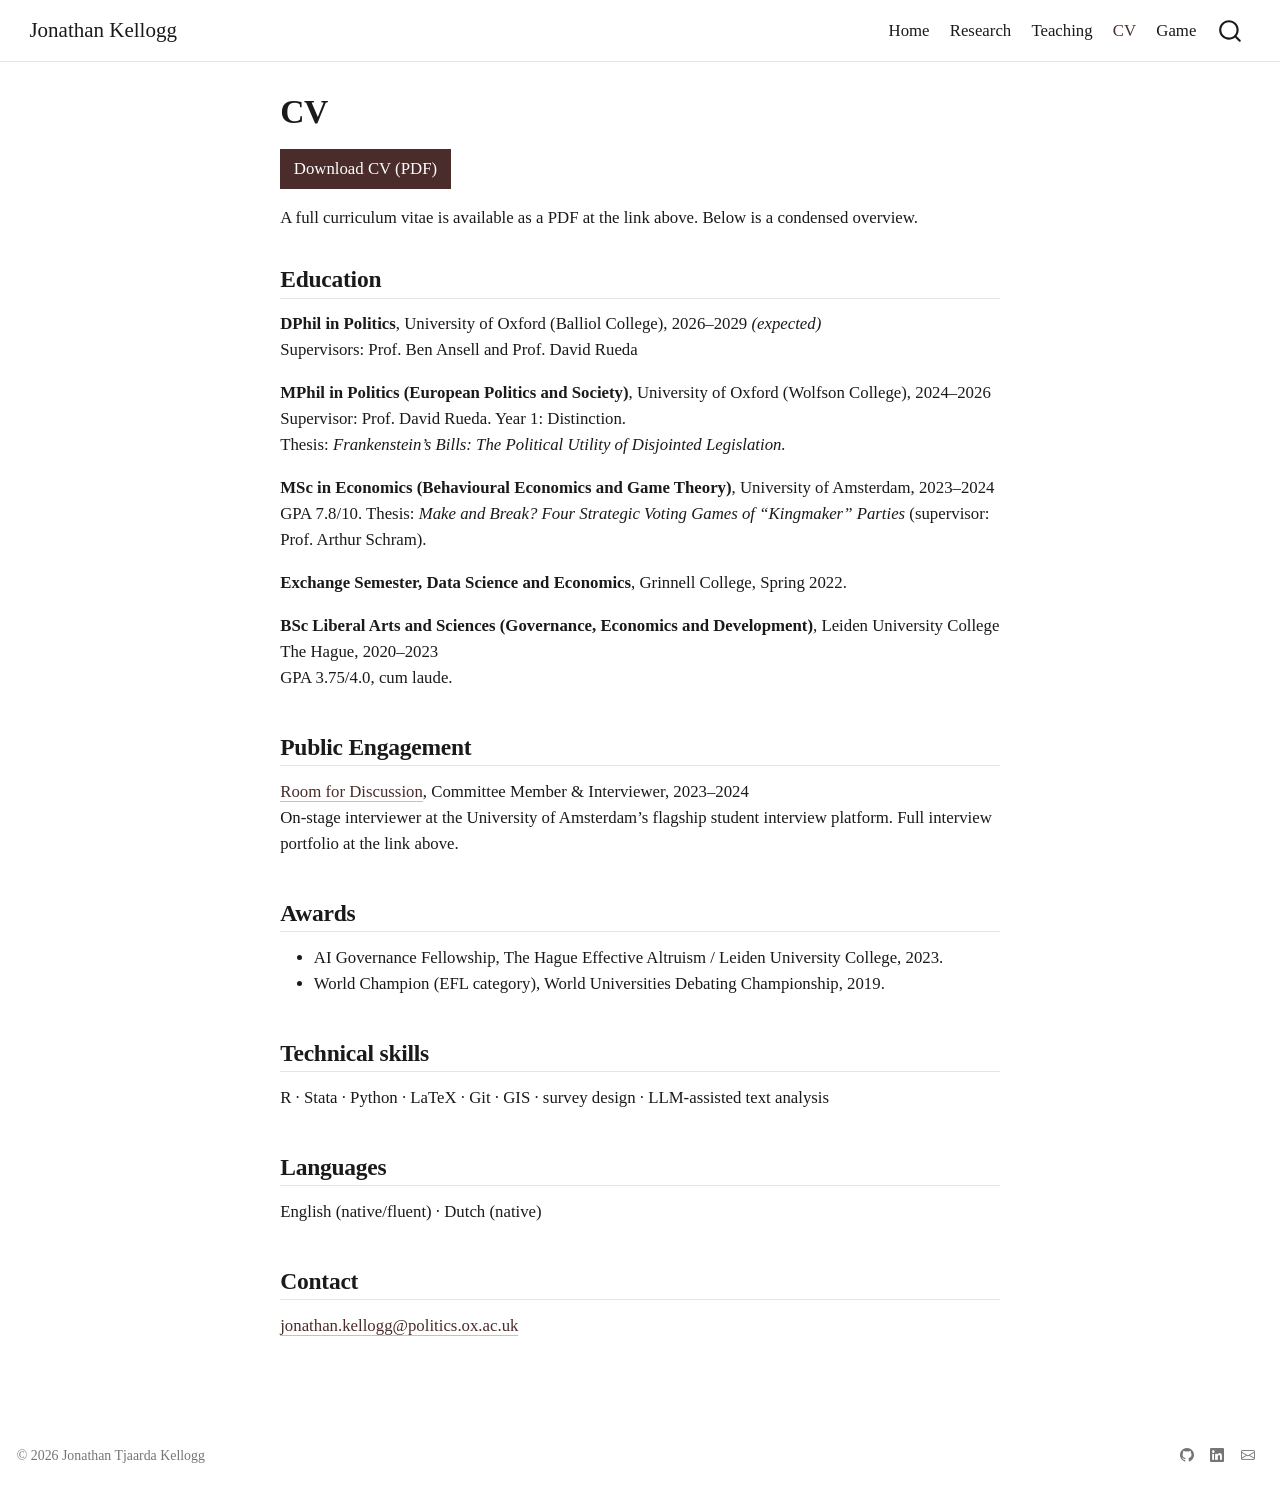
<file: docs/cv.html>
<!DOCTYPE html>
<html xmlns="http://www.w3.org/1999/xhtml" lang="en" xml:lang="en"><head>

<meta charset="utf-8">
<meta name="generator" content="quarto-1.9.38">

<meta name="viewport" content="width=device-width, initial-scale=1.0, user-scalable=yes">


<title>CV – Jonathan Kellogg</title>
<style>
/* Default styles provided by pandoc.
** See https://pandoc.org/MANUAL.html#variables-for-html for config info.
*/
code{white-space: pre-wrap;}
span.smallcaps{font-variant: small-caps;}
div.columns{display: flex; gap: min(4vw, 1.5em);}
div.column{flex: auto; overflow-x: auto;}
div.hanging-indent{margin-left: 1.5em; text-indent: -1.5em;}
ul.task-list{list-style: none;}
ul.task-list li input[type="checkbox"] {
  width: 0.8em;
  margin: 0 0.8em 0.2em -1em; /* quarto-specific, see https://github.com/quarto-dev/quarto-cli/issues/4556 */ 
  vertical-align: middle;
}
</style>


<script src="site_libs/quarto-nav/quarto-nav.js"></script>
<script src="site_libs/quarto-nav/headroom.min.js"></script>
<script src="site_libs/clipboard/clipboard.min.js"></script>
<script src="site_libs/quarto-search/autocomplete.umd.js"></script>
<script src="site_libs/quarto-search/fuse.min.js"></script>
<script src="site_libs/quarto-search/quarto-search.js"></script>
<meta name="quarto:offset" content="./">
<script src="site_libs/quarto-html/quarto.js" type="module"></script>
<script src="site_libs/quarto-html/tabsets/tabsets.js" type="module"></script>
<script src="site_libs/quarto-html/popper.min.js"></script>
<script src="site_libs/quarto-html/tippy.umd.min.js"></script>
<script src="site_libs/quarto-html/anchor.min.js"></script>
<link href="site_libs/quarto-html/tippy.css" rel="stylesheet">
<link href="site_libs/quarto-html/quarto-syntax-highlighting-15634bcf2e68342d4ad2dfa704d543f6.css" rel="stylesheet" id="quarto-text-highlighting-styles">
<script src="site_libs/bootstrap/bootstrap.min.js"></script>
<link href="site_libs/bootstrap/bootstrap-icons.css" rel="stylesheet">
<link href="site_libs/bootstrap/bootstrap-21e26d57b449fcd50177f16364b61d61.min.css" rel="stylesheet" append-hash="true" id="quarto-bootstrap" data-mode="light">
<script id="quarto-search-options" type="application/json">{
  "location": "navbar",
  "copy-button": false,
  "collapse-after": 3,
  "panel-placement": "end",
  "type": "overlay",
  "limit": 50,
  "keyboard-shortcut": [
    "f",
    "/",
    "s"
  ],
  "show-item-context": false,
  "language": {
    "search-no-results-text": "No results",
    "search-matching-documents-text": "matching documents",
    "search-copy-link-title": "Copy link to search",
    "search-hide-matches-text": "Hide additional matches",
    "search-more-match-text": "more match in this document",
    "search-more-matches-text": "more matches in this document",
    "search-clear-button-title": "Clear",
    "search-text-placeholder": "",
    "search-detached-cancel-button-title": "Cancel",
    "search-submit-button-title": "Submit",
    "search-label": "Search"
  }
}</script>


<link rel="stylesheet" href="styles.css">
</head>

<body class="nav-fixed fullcontent quarto-light">

<div id="quarto-search-results"></div>
  <header id="quarto-header" class="headroom fixed-top">
    <nav class="navbar navbar-expand-lg " data-bs-theme="dark">
      <div class="navbar-container container-fluid">
      <div class="navbar-brand-container mx-auto">
    <a class="navbar-brand" href="./index.html">
    <span class="navbar-title">Jonathan Kellogg</span>
    </a>
  </div>
            <div id="quarto-search" class="" title="Search"></div>
          <button class="navbar-toggler" type="button" data-bs-toggle="collapse" data-bs-target="#navbarCollapse" aria-controls="navbarCollapse" role="menu" aria-expanded="false" aria-label="Toggle navigation" onclick="if (window.quartoToggleHeadroom) { window.quartoToggleHeadroom(); }">
  <span class="navbar-toggler-icon"></span>
</button>
          <div class="collapse navbar-collapse" id="navbarCollapse">
            <ul class="navbar-nav navbar-nav-scroll ms-auto">
  <li class="nav-item">
    <a class="nav-link" href="./index.html"> 
<span class="menu-text">Home</span></a>
  </li>  
  <li class="nav-item">
    <a class="nav-link" href="./research.html"> 
<span class="menu-text">Research</span></a>
  </li>  
  <li class="nav-item">
    <a class="nav-link" href="./teaching.html"> 
<span class="menu-text">Teaching</span></a>
  </li>  
  <li class="nav-item">
    <a class="nav-link active" href="./cv.html" aria-current="page"> 
<span class="menu-text">CV</span></a>
  </li>  
  <li class="nav-item">
    <a class="nav-link" href="./game.html"> 
<span class="menu-text">Game</span></a>
  </li>  
</ul>
          </div> <!-- /navcollapse -->
            <div class="quarto-navbar-tools">
</div>
      </div> <!-- /container-fluid -->
    </nav>
</header>
<!-- content -->
<div id="quarto-content" class="quarto-container page-columns page-rows-contents page-layout-article page-navbar">
<!-- sidebar -->
<!-- margin-sidebar -->
    
<!-- main -->
<main class="content" id="quarto-document-content">

<header id="title-block-header" class="quarto-title-block default">
<div class="quarto-title">
<h1 class="title">CV</h1>
</div>



<div class="quarto-title-meta">

    
  
    
  </div>
  


</header>


<p><a href="Jonathan_Kellogg_CV.pdf" class="btn btn-primary">Download CV (PDF)</a></p>
<p>A full curriculum vitae is available as a PDF at the link above. Below is a condensed overview.</p>
<section id="education" class="level2">
<h2 class="anchored" data-anchor-id="education">Education</h2>
<p><strong>DPhil in Politics</strong>, University of Oxford (Balliol College), 2026–2029 <em>(expected)</em><br>
Supervisors: Prof.&nbsp;Ben Ansell and Prof.&nbsp;David Rueda</p>
<p><strong>MPhil in Politics (European Politics and Society)</strong>, University of Oxford (Wolfson College), 2024–2026<br>
Supervisor: Prof.&nbsp;David Rueda. Year 1: Distinction.<br>
Thesis: <em>Frankenstein’s Bills: The Political Utility of Disjointed Legislation.</em></p>
<p><strong>MSc in Economics (Behavioural Economics and Game Theory)</strong>, University of Amsterdam, 2023–2024<br>
GPA 7.8/10. Thesis: <em>Make and Break? Four Strategic Voting Games of “Kingmaker” Parties</em> (supervisor: Prof.&nbsp;Arthur Schram).</p>
<p><strong>Exchange Semester, Data Science and Economics</strong>, Grinnell College, Spring 2022.</p>
<p><strong>BSc Liberal Arts and Sciences (Governance, Economics and Development)</strong>, Leiden University College The Hague, 2020–2023<br>
GPA 3.75/4.0, cum laude.</p>
</section>
<section id="public-engagement" class="level2">
<h2 class="anchored" data-anchor-id="public-engagement">Public Engagement</h2>
<p><strong><a href="https://roomfordiscussion.com/committee-members/jonathan-kellogg-de-cock-buning/">Room for Discussion</a></strong>, Committee Member &amp; Interviewer, 2023–2024<br>
On-stage interviewer at the University of Amsterdam’s flagship student interview platform. Full interview portfolio at the link above.</p>
</section>
<section id="awards" class="level2">
<h2 class="anchored" data-anchor-id="awards">Awards</h2>
<ul>
<li>AI Governance Fellowship, The Hague Effective Altruism / Leiden University College, 2023.</li>
<li>World Champion (EFL category), World Universities Debating Championship, 2019.</li>
</ul>
</section>
<section id="technical-skills" class="level2">
<h2 class="anchored" data-anchor-id="technical-skills">Technical skills</h2>
<p>R · Stata · Python · LaTeX · Git · GIS · survey design · LLM-assisted text analysis</p>
</section>
<section id="languages" class="level2">
<h2 class="anchored" data-anchor-id="languages">Languages</h2>
<p>English (native/fluent) · Dutch (native)</p>
</section>
<section id="contact" class="level2">
<h2 class="anchored" data-anchor-id="contact">Contact</h2>
<p><a href="mailto:jonathan.kellogg@politics.ox.ac.uk">jonathan.kellogg@politics.ox.ac.uk</a></p>


</section>

</main> <!-- /main -->
<script id="quarto-html-after-body" type="application/javascript">
  window.document.addEventListener("DOMContentLoaded", function (event) {
    const icon = "";
    const anchorJS = new window.AnchorJS();
    anchorJS.options = {
      placement: 'right',
      icon: icon
    };
    anchorJS.add('.anchored');
    const isCodeAnnotation = (el) => {
      for (const clz of el.classList) {
        if (clz.startsWith('code-annotation-')) {                     
          return true;
        }
      }
      return false;
    }
    const onCopySuccess = function(e) {
      // button target
      const button = e.trigger;
      // don't keep focus
      button.blur();
      // flash "checked"
      button.classList.add('code-copy-button-checked');
      var currentTitle = button.getAttribute("title");
      button.setAttribute("title", "Copied!");
      let tooltip;
      if (window.bootstrap) {
        button.setAttribute("data-bs-toggle", "tooltip");
        button.setAttribute("data-bs-placement", "left");
        button.setAttribute("data-bs-title", "Copied!");
        tooltip = new bootstrap.Tooltip(button, 
          { trigger: "manual", 
            customClass: "code-copy-button-tooltip",
            offset: [0, -8]});
        tooltip.show();    
      }
      setTimeout(function() {
        if (tooltip) {
          tooltip.hide();
          button.removeAttribute("data-bs-title");
          button.removeAttribute("data-bs-toggle");
          button.removeAttribute("data-bs-placement");
        }
        button.setAttribute("title", currentTitle);
        button.classList.remove('code-copy-button-checked');
      }, 1000);
      // clear code selection
      e.clearSelection();
    }
    const getTextToCopy = function(trigger) {
      const outerScaffold = trigger.parentElement.cloneNode(true);
      const codeEl = outerScaffold.querySelector('code');
      for (const childEl of codeEl.children) {
        if (isCodeAnnotation(childEl)) {
          childEl.remove();
        }
      }
      return codeEl.innerText;
    }
    const clipboard = new window.ClipboardJS('.code-copy-button:not([data-in-quarto-modal])', {
      text: getTextToCopy
    });
    clipboard.on('success', onCopySuccess);
    if (window.document.getElementById('quarto-embedded-source-code-modal')) {
      const clipboardModal = new window.ClipboardJS('.code-copy-button[data-in-quarto-modal]', {
        text: getTextToCopy,
        container: window.document.getElementById('quarto-embedded-source-code-modal')
      });
      clipboardModal.on('success', onCopySuccess);
    }
      var localhostRegex = new RegExp(/^(?:http|https):\/\/localhost\:?[0-9]*\//);
      var mailtoRegex = new RegExp(/^mailto:/);
        var filterRegex = new RegExp('/' + window.location.host + '/');
      var isInternal = (href) => {
          return filterRegex.test(href) || localhostRegex.test(href) || mailtoRegex.test(href);
      }
      // Inspect non-navigation links and adorn them if external
     var links = window.document.querySelectorAll('a[href]:not(.nav-link):not(.navbar-brand):not(.toc-action):not(.sidebar-link):not(.sidebar-item-toggle):not(.pagination-link):not(.no-external):not([aria-hidden]):not(.dropdown-item):not(.quarto-navigation-tool):not(.about-link)');
      for (var i=0; i<links.length; i++) {
        const link = links[i];
        if (!isInternal(link.href)) {
          // undo the damage that might have been done by quarto-nav.js in the case of
          // links that we want to consider external
          if (link.dataset.originalHref !== undefined) {
            link.href = link.dataset.originalHref;
          }
        }
      }
    function tippyHover(el, contentFn, onTriggerFn, onUntriggerFn) {
      const config = {
        allowHTML: true,
        maxWidth: 500,
        delay: 100,
        arrow: false,
        appendTo: function(el) {
            return el.parentElement;
        },
        interactive: true,
        interactiveBorder: 10,
        theme: 'quarto',
        placement: 'bottom-start',
      };
      if (contentFn) {
        config.content = contentFn;
      }
      if (onTriggerFn) {
        config.onTrigger = onTriggerFn;
      }
      if (onUntriggerFn) {
        config.onUntrigger = onUntriggerFn;
      }
      window.tippy(el, config); 
    }
    const noterefs = window.document.querySelectorAll('a[role="doc-noteref"]');
    for (var i=0; i<noterefs.length; i++) {
      const ref = noterefs[i];
      tippyHover(ref, function() {
        // use id or data attribute instead here
        let href = ref.getAttribute('data-footnote-href') || ref.getAttribute('href');
        try { href = new URL(href).hash; } catch {}
        const id = href.replace(/^#\/?/, "");
        const note = window.document.getElementById(id);
        if (note) {
          return note.innerHTML;
        } else {
          return "";
        }
      });
    }
    const xrefs = window.document.querySelectorAll('a.quarto-xref');
    const processXRef = (id, note) => {
      // Strip column container classes
      const stripColumnClz = (el) => {
        el.classList.remove("page-full", "page-columns");
        if (el.children) {
          for (const child of el.children) {
            stripColumnClz(child);
          }
        }
      }
      stripColumnClz(note)
      if (id === null || id.startsWith('sec-')) {
        // Special case sections, only their first couple elements
        const container = document.createElement("div");
        if (note.children && note.children.length > 2) {
          container.appendChild(note.children[0].cloneNode(true));
          for (let i = 1; i < note.children.length; i++) {
            const child = note.children[i];
            if (child.tagName === "P" && child.innerText === "") {
              continue;
            } else {
              container.appendChild(child.cloneNode(true));
              break;
            }
          }
          if (window.Quarto?.typesetMath) {
            window.Quarto.typesetMath(container);
          }
          return container.innerHTML
        } else {
          if (window.Quarto?.typesetMath) {
            window.Quarto.typesetMath(note);
          }
          return note.innerHTML;
        }
      } else {
        // Remove any anchor links if they are present
        const anchorLink = note.querySelector('a.anchorjs-link');
        if (anchorLink) {
          anchorLink.remove();
        }
        if (window.Quarto?.typesetMath) {
          window.Quarto.typesetMath(note);
        }
        if (note.classList.contains("callout")) {
          return note.outerHTML;
        } else {
          return note.innerHTML;
        }
      }
    }
    for (var i=0; i<xrefs.length; i++) {
      const xref = xrefs[i];
      tippyHover(xref, undefined, function(instance) {
        instance.disable();
        let url = xref.getAttribute('href');
        let hash = undefined; 
        if (url.startsWith('#')) {
          hash = url;
        } else {
          try { hash = new URL(url).hash; } catch {}
        }
        if (hash) {
          const id = hash.replace(/^#\/?/, "");
          const note = window.document.getElementById(id);
          if (note !== null) {
            try {
              const html = processXRef(id, note.cloneNode(true));
              instance.setContent(html);
            } finally {
              instance.enable();
              instance.show();
            }
          } else {
            // See if we can fetch this
            fetch(url.split('#')[0])
            .then(res => res.text())
            .then(html => {
              const parser = new DOMParser();
              const htmlDoc = parser.parseFromString(html, "text/html");
              const note = htmlDoc.getElementById(id);
              if (note !== null) {
                const html = processXRef(id, note);
                instance.setContent(html);
              } 
            }).finally(() => {
              instance.enable();
              instance.show();
            });
          }
        } else {
          // See if we can fetch a full url (with no hash to target)
          // This is a special case and we should probably do some content thinning / targeting
          fetch(url)
          .then(res => res.text())
          .then(html => {
            const parser = new DOMParser();
            const htmlDoc = parser.parseFromString(html, "text/html");
            const note = htmlDoc.querySelector('main.content');
            if (note !== null) {
              // This should only happen for chapter cross references
              // (since there is no id in the URL)
              // remove the first header
              if (note.children.length > 0 && note.children[0].tagName === "HEADER") {
                note.children[0].remove();
              }
              const html = processXRef(null, note);
              instance.setContent(html);
            } 
          }).finally(() => {
            instance.enable();
            instance.show();
          });
        }
      }, function(instance) {
      });
    }
        let selectedAnnoteEl;
        const selectorForAnnotation = ( cell, annotation) => {
          let cellAttr = 'data-code-cell="' + cell + '"';
          let lineAttr = 'data-code-annotation="' +  annotation + '"';
          const selector = 'span[' + cellAttr + '][' + lineAttr + ']';
          return selector;
        }
        const selectCodeLines = (annoteEl) => {
          const doc = window.document;
          const targetCell = annoteEl.getAttribute("data-target-cell");
          const targetAnnotation = annoteEl.getAttribute("data-target-annotation");
          const annoteSpan = window.document.querySelector(selectorForAnnotation(targetCell, targetAnnotation));
          const lines = annoteSpan.getAttribute("data-code-lines").split(",");
          const lineIds = lines.map((line) => {
            return targetCell + "-" + line;
          })
          let top = null;
          let height = null;
          let parent = null;
          if (lineIds.length > 0) {
              //compute the position of the single el (top and bottom and make a div)
              const el = window.document.getElementById(lineIds[0]);
              top = el.offsetTop;
              height = el.offsetHeight;
              parent = el.parentElement.parentElement;
            if (lineIds.length > 1) {
              const lastEl = window.document.getElementById(lineIds[lineIds.length - 1]);
              const bottom = lastEl.offsetTop + lastEl.offsetHeight;
              height = bottom - top;
            }
            if (top !== null && height !== null && parent !== null) {
              // cook up a div (if necessary) and position it 
              let div = window.document.getElementById("code-annotation-line-highlight");
              if (div === null) {
                div = window.document.createElement("div");
                div.setAttribute("id", "code-annotation-line-highlight");
                div.style.position = 'absolute';
                parent.appendChild(div);
              }
              div.style.top = top - 2 + "px";
              div.style.height = height + 4 + "px";
              div.style.left = 0;
              let gutterDiv = window.document.getElementById("code-annotation-line-highlight-gutter");
              if (gutterDiv === null) {
                gutterDiv = window.document.createElement("div");
                gutterDiv.setAttribute("id", "code-annotation-line-highlight-gutter");
                gutterDiv.style.position = 'absolute';
                const codeCell = window.document.getElementById(targetCell);
                const gutter = codeCell.querySelector('.code-annotation-gutter');
                gutter.appendChild(gutterDiv);
              }
              gutterDiv.style.top = top - 2 + "px";
              gutterDiv.style.height = height + 4 + "px";
            }
            selectedAnnoteEl = annoteEl;
          }
        };
        const unselectCodeLines = () => {
          const elementsIds = ["code-annotation-line-highlight", "code-annotation-line-highlight-gutter"];
          elementsIds.forEach((elId) => {
            const div = window.document.getElementById(elId);
            if (div) {
              div.remove();
            }
          });
          selectedAnnoteEl = undefined;
        };
          // Handle positioning of the toggle
      window.addEventListener(
        "resize",
        throttle(() => {
          elRect = undefined;
          if (selectedAnnoteEl) {
            selectCodeLines(selectedAnnoteEl);
          }
        }, 10)
      );
      function throttle(fn, ms) {
      let throttle = false;
      let timer;
        return (...args) => {
          if(!throttle) { // first call gets through
              fn.apply(this, args);
              throttle = true;
          } else { // all the others get throttled
              if(timer) clearTimeout(timer); // cancel #2
              timer = setTimeout(() => {
                fn.apply(this, args);
                timer = throttle = false;
              }, ms);
          }
        };
      }
        // Attach click handler to the DT
        const annoteDls = window.document.querySelectorAll('dt[data-target-cell]');
        for (const annoteDlNode of annoteDls) {
          annoteDlNode.addEventListener('click', (event) => {
            const clickedEl = event.target;
            if (clickedEl !== selectedAnnoteEl) {
              unselectCodeLines();
              const activeEl = window.document.querySelector('dt[data-target-cell].code-annotation-active');
              if (activeEl) {
                activeEl.classList.remove('code-annotation-active');
              }
              selectCodeLines(clickedEl);
              clickedEl.classList.add('code-annotation-active');
            } else {
              // Unselect the line
              unselectCodeLines();
              clickedEl.classList.remove('code-annotation-active');
            }
          });
        }
    const findCites = (el) => {
      const parentEl = el.parentElement;
      if (parentEl) {
        const cites = parentEl.dataset.cites;
        if (cites) {
          return {
            el,
            cites: cites.split(' ')
          };
        } else {
          return findCites(el.parentElement)
        }
      } else {
        return undefined;
      }
    };
    var bibliorefs = window.document.querySelectorAll('a[role="doc-biblioref"]');
    for (var i=0; i<bibliorefs.length; i++) {
      const ref = bibliorefs[i];
      const citeInfo = findCites(ref);
      if (citeInfo) {
        tippyHover(citeInfo.el, function() {
          var popup = window.document.createElement('div');
          citeInfo.cites.forEach(function(cite) {
            var citeDiv = window.document.createElement('div');
            citeDiv.classList.add('hanging-indent');
            citeDiv.classList.add('csl-entry');
            var biblioDiv = window.document.getElementById('ref-' + cite);
            if (biblioDiv) {
              citeDiv.innerHTML = biblioDiv.innerHTML;
            }
            popup.appendChild(citeDiv);
          });
          return popup.innerHTML;
        });
      }
    }
  });
  </script>
</div> <!-- /content -->
<footer class="footer">
  <div class="nav-footer">
    <div class="nav-footer-left">
<p>© 2026 Jonathan Tjaarda Kellogg</p>
</div>   
    <div class="nav-footer-center">
      &nbsp;
    </div>
    <div class="nav-footer-right">
      <ul class="footer-items list-unstyled">
    <li class="nav-item compact">
    <a class="nav-link" href="https://github.com/JonaKelloggDCB">
      <i class="bi bi-github" role="img">
</i> 
    </a>
  </li>  
    <li class="nav-item compact">
    <a class="nav-link" href="https://www.linkedin.com/in/jonathan-kellogg-de-cock-buning-73a220220/">
      <i class="bi bi-linkedin" role="img">
</i> 
    </a>
  </li>  
    <li class="nav-item compact">
    <a class="nav-link" href="mailto:jonathan.kellogg@politics.ox.ac.uk">
      <i class="bi bi-envelope" role="img">
</i> 
    </a>
  </li>  
</ul>
    </div>
  </div>
</footer>




</body></html>
</file>
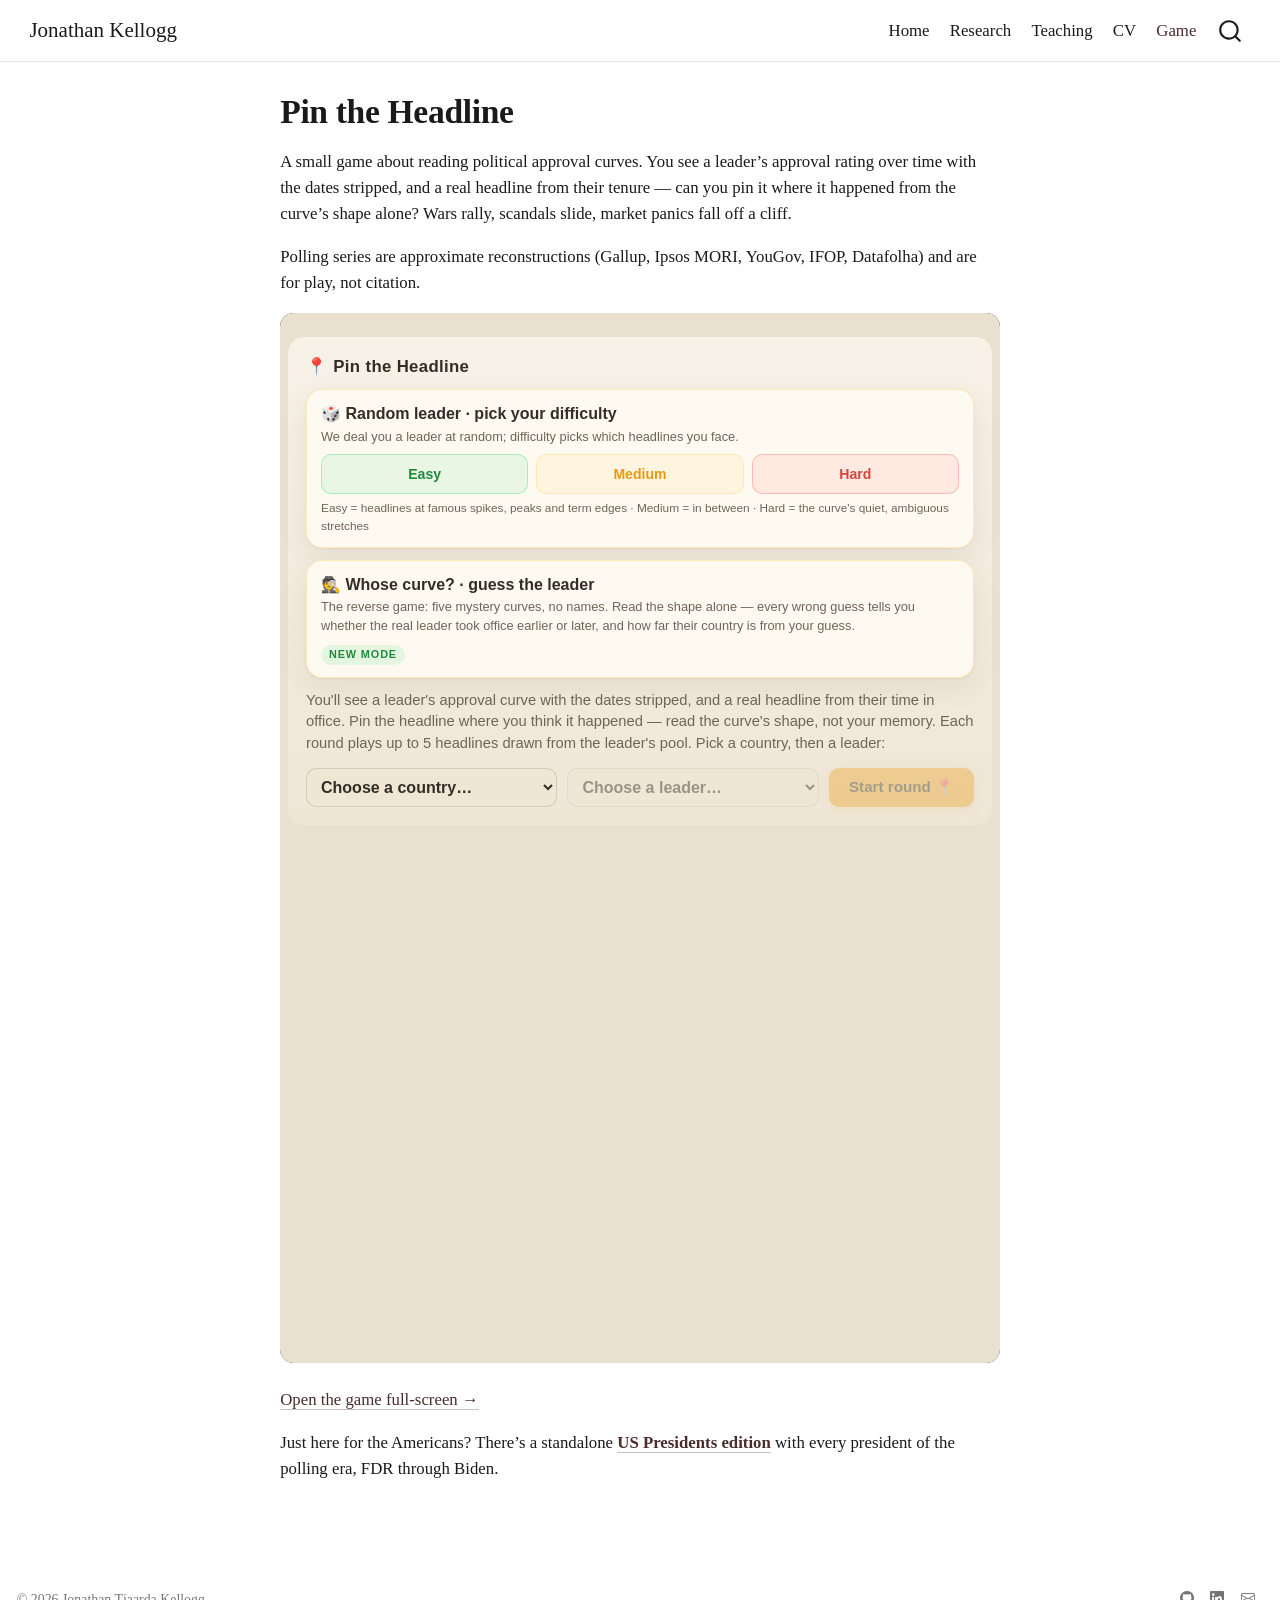
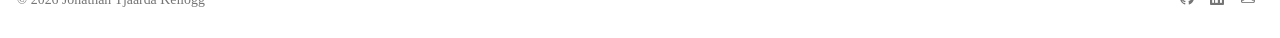
<file: docs/game.html>
<!DOCTYPE html>
<html xmlns="http://www.w3.org/1999/xhtml" lang="en" xml:lang="en"><head>

<meta charset="utf-8">
<meta name="generator" content="quarto-1.9.38">

<meta name="viewport" content="width=device-width, initial-scale=1.0, user-scalable=yes">


<title>Pin the Headline – Jonathan Kellogg</title>
<style>
/* Default styles provided by pandoc.
** See https://pandoc.org/MANUAL.html#variables-for-html for config info.
*/
code{white-space: pre-wrap;}
span.smallcaps{font-variant: small-caps;}
div.columns{display: flex; gap: min(4vw, 1.5em);}
div.column{flex: auto; overflow-x: auto;}
div.hanging-indent{margin-left: 1.5em; text-indent: -1.5em;}
ul.task-list{list-style: none;}
ul.task-list li input[type="checkbox"] {
  width: 0.8em;
  margin: 0 0.8em 0.2em -1em; /* quarto-specific, see https://github.com/quarto-dev/quarto-cli/issues/4556 */ 
  vertical-align: middle;
}
</style>


<script src="site_libs/quarto-nav/quarto-nav.js"></script>
<script src="site_libs/quarto-nav/headroom.min.js"></script>
<script src="site_libs/clipboard/clipboard.min.js"></script>
<script src="site_libs/quarto-search/autocomplete.umd.js"></script>
<script src="site_libs/quarto-search/fuse.min.js"></script>
<script src="site_libs/quarto-search/quarto-search.js"></script>
<meta name="quarto:offset" content="./">
<script src="site_libs/quarto-html/quarto.js" type="module"></script>
<script src="site_libs/quarto-html/tabsets/tabsets.js" type="module"></script>
<script src="site_libs/quarto-html/popper.min.js"></script>
<script src="site_libs/quarto-html/tippy.umd.min.js"></script>
<script src="site_libs/quarto-html/anchor.min.js"></script>
<link href="site_libs/quarto-html/tippy.css" rel="stylesheet">
<link href="site_libs/quarto-html/quarto-syntax-highlighting-15634bcf2e68342d4ad2dfa704d543f6.css" rel="stylesheet" id="quarto-text-highlighting-styles">
<script src="site_libs/bootstrap/bootstrap.min.js"></script>
<link href="site_libs/bootstrap/bootstrap-icons.css" rel="stylesheet">
<link href="site_libs/bootstrap/bootstrap-21e26d57b449fcd50177f16364b61d61.min.css" rel="stylesheet" append-hash="true" id="quarto-bootstrap" data-mode="light">
<script id="quarto-search-options" type="application/json">{
  "location": "navbar",
  "copy-button": false,
  "collapse-after": 3,
  "panel-placement": "end",
  "type": "overlay",
  "limit": 50,
  "keyboard-shortcut": [
    "f",
    "/",
    "s"
  ],
  "show-item-context": false,
  "language": {
    "search-no-results-text": "No results",
    "search-matching-documents-text": "matching documents",
    "search-copy-link-title": "Copy link to search",
    "search-hide-matches-text": "Hide additional matches",
    "search-more-match-text": "more match in this document",
    "search-more-matches-text": "more matches in this document",
    "search-clear-button-title": "Clear",
    "search-text-placeholder": "",
    "search-detached-cancel-button-title": "Cancel",
    "search-submit-button-title": "Submit",
    "search-label": "Search"
  }
}</script>


<link rel="stylesheet" href="styles.css">
</head>

<body class="nav-fixed fullcontent quarto-light">

<div id="quarto-search-results"></div>
  <header id="quarto-header" class="headroom fixed-top">
    <nav class="navbar navbar-expand-lg " data-bs-theme="dark">
      <div class="navbar-container container-fluid">
      <div class="navbar-brand-container mx-auto">
    <a class="navbar-brand" href="./index.html">
    <span class="navbar-title">Jonathan Kellogg</span>
    </a>
  </div>
            <div id="quarto-search" class="" title="Search"></div>
          <button class="navbar-toggler" type="button" data-bs-toggle="collapse" data-bs-target="#navbarCollapse" aria-controls="navbarCollapse" role="menu" aria-expanded="false" aria-label="Toggle navigation" onclick="if (window.quartoToggleHeadroom) { window.quartoToggleHeadroom(); }">
  <span class="navbar-toggler-icon"></span>
</button>
          <div class="collapse navbar-collapse" id="navbarCollapse">
            <ul class="navbar-nav navbar-nav-scroll ms-auto">
  <li class="nav-item">
    <a class="nav-link" href="./index.html"> 
<span class="menu-text">Home</span></a>
  </li>  
  <li class="nav-item">
    <a class="nav-link" href="./research.html"> 
<span class="menu-text">Research</span></a>
  </li>  
  <li class="nav-item">
    <a class="nav-link" href="./teaching.html"> 
<span class="menu-text">Teaching</span></a>
  </li>  
  <li class="nav-item">
    <a class="nav-link" href="./cv.html"> 
<span class="menu-text">CV</span></a>
  </li>  
  <li class="nav-item">
    <a class="nav-link active" href="./game.html" aria-current="page"> 
<span class="menu-text">Game</span></a>
  </li>  
</ul>
          </div> <!-- /navcollapse -->
            <div class="quarto-navbar-tools">
</div>
      </div> <!-- /container-fluid -->
    </nav>
</header>
<!-- content -->
<div id="quarto-content" class="quarto-container page-columns page-rows-contents page-layout-article page-navbar">
<!-- sidebar -->
<!-- margin-sidebar -->
    
<!-- main -->
<main class="content" id="quarto-document-content">

<header id="title-block-header" class="quarto-title-block default">
<div class="quarto-title">
<h1 class="title">Pin the Headline</h1>
</div>



<div class="quarto-title-meta">

    
  
    
  </div>
  


</header>


<p>A small game about reading political approval curves. You see a leader’s approval rating over time with the dates stripped, and a real headline from their tenure — can you pin it where it happened from the curve’s shape alone? Wars rally, scandals slide, market panics fall off a cliff.</p>
<p>Polling series are approximate reconstructions (Gallup, Ipsos MORI, YouGov, IFOP, Datafolha) and are for play, not citation.</p>
<iframe src="pin-the-headline/index.html" title="Pin the Headline game" style="width:100%; height:1050px; border:0; border-radius:14px; background:#0b0d12;" loading="lazy">
</iframe>
<p><a href="pin-the-headline/index.html">Open the game full-screen →</a></p>
<p>Just here for the Americans? There’s a standalone <a href="https://jonakelloggdcb.github.io/pin-the-presidents/"><strong>US Presidents edition</strong></a> with every president of the polling era, FDR through Biden.</p>



</main> <!-- /main -->
<script id="quarto-html-after-body" type="application/javascript">
  window.document.addEventListener("DOMContentLoaded", function (event) {
    const icon = "";
    const anchorJS = new window.AnchorJS();
    anchorJS.options = {
      placement: 'right',
      icon: icon
    };
    anchorJS.add('.anchored');
    const isCodeAnnotation = (el) => {
      for (const clz of el.classList) {
        if (clz.startsWith('code-annotation-')) {                     
          return true;
        }
      }
      return false;
    }
    const onCopySuccess = function(e) {
      // button target
      const button = e.trigger;
      // don't keep focus
      button.blur();
      // flash "checked"
      button.classList.add('code-copy-button-checked');
      var currentTitle = button.getAttribute("title");
      button.setAttribute("title", "Copied!");
      let tooltip;
      if (window.bootstrap) {
        button.setAttribute("data-bs-toggle", "tooltip");
        button.setAttribute("data-bs-placement", "left");
        button.setAttribute("data-bs-title", "Copied!");
        tooltip = new bootstrap.Tooltip(button, 
          { trigger: "manual", 
            customClass: "code-copy-button-tooltip",
            offset: [0, -8]});
        tooltip.show();    
      }
      setTimeout(function() {
        if (tooltip) {
          tooltip.hide();
          button.removeAttribute("data-bs-title");
          button.removeAttribute("data-bs-toggle");
          button.removeAttribute("data-bs-placement");
        }
        button.setAttribute("title", currentTitle);
        button.classList.remove('code-copy-button-checked');
      }, 1000);
      // clear code selection
      e.clearSelection();
    }
    const getTextToCopy = function(trigger) {
      const outerScaffold = trigger.parentElement.cloneNode(true);
      const codeEl = outerScaffold.querySelector('code');
      for (const childEl of codeEl.children) {
        if (isCodeAnnotation(childEl)) {
          childEl.remove();
        }
      }
      return codeEl.innerText;
    }
    const clipboard = new window.ClipboardJS('.code-copy-button:not([data-in-quarto-modal])', {
      text: getTextToCopy
    });
    clipboard.on('success', onCopySuccess);
    if (window.document.getElementById('quarto-embedded-source-code-modal')) {
      const clipboardModal = new window.ClipboardJS('.code-copy-button[data-in-quarto-modal]', {
        text: getTextToCopy,
        container: window.document.getElementById('quarto-embedded-source-code-modal')
      });
      clipboardModal.on('success', onCopySuccess);
    }
      var localhostRegex = new RegExp(/^(?:http|https):\/\/localhost\:?[0-9]*\//);
      var mailtoRegex = new RegExp(/^mailto:/);
        var filterRegex = new RegExp('/' + window.location.host + '/');
      var isInternal = (href) => {
          return filterRegex.test(href) || localhostRegex.test(href) || mailtoRegex.test(href);
      }
      // Inspect non-navigation links and adorn them if external
     var links = window.document.querySelectorAll('a[href]:not(.nav-link):not(.navbar-brand):not(.toc-action):not(.sidebar-link):not(.sidebar-item-toggle):not(.pagination-link):not(.no-external):not([aria-hidden]):not(.dropdown-item):not(.quarto-navigation-tool):not(.about-link)');
      for (var i=0; i<links.length; i++) {
        const link = links[i];
        if (!isInternal(link.href)) {
          // undo the damage that might have been done by quarto-nav.js in the case of
          // links that we want to consider external
          if (link.dataset.originalHref !== undefined) {
            link.href = link.dataset.originalHref;
          }
        }
      }
    function tippyHover(el, contentFn, onTriggerFn, onUntriggerFn) {
      const config = {
        allowHTML: true,
        maxWidth: 500,
        delay: 100,
        arrow: false,
        appendTo: function(el) {
            return el.parentElement;
        },
        interactive: true,
        interactiveBorder: 10,
        theme: 'quarto',
        placement: 'bottom-start',
      };
      if (contentFn) {
        config.content = contentFn;
      }
      if (onTriggerFn) {
        config.onTrigger = onTriggerFn;
      }
      if (onUntriggerFn) {
        config.onUntrigger = onUntriggerFn;
      }
      window.tippy(el, config); 
    }
    const noterefs = window.document.querySelectorAll('a[role="doc-noteref"]');
    for (var i=0; i<noterefs.length; i++) {
      const ref = noterefs[i];
      tippyHover(ref, function() {
        // use id or data attribute instead here
        let href = ref.getAttribute('data-footnote-href') || ref.getAttribute('href');
        try { href = new URL(href).hash; } catch {}
        const id = href.replace(/^#\/?/, "");
        const note = window.document.getElementById(id);
        if (note) {
          return note.innerHTML;
        } else {
          return "";
        }
      });
    }
    const xrefs = window.document.querySelectorAll('a.quarto-xref');
    const processXRef = (id, note) => {
      // Strip column container classes
      const stripColumnClz = (el) => {
        el.classList.remove("page-full", "page-columns");
        if (el.children) {
          for (const child of el.children) {
            stripColumnClz(child);
          }
        }
      }
      stripColumnClz(note)
      if (id === null || id.startsWith('sec-')) {
        // Special case sections, only their first couple elements
        const container = document.createElement("div");
        if (note.children && note.children.length > 2) {
          container.appendChild(note.children[0].cloneNode(true));
          for (let i = 1; i < note.children.length; i++) {
            const child = note.children[i];
            if (child.tagName === "P" && child.innerText === "") {
              continue;
            } else {
              container.appendChild(child.cloneNode(true));
              break;
            }
          }
          if (window.Quarto?.typesetMath) {
            window.Quarto.typesetMath(container);
          }
          return container.innerHTML
        } else {
          if (window.Quarto?.typesetMath) {
            window.Quarto.typesetMath(note);
          }
          return note.innerHTML;
        }
      } else {
        // Remove any anchor links if they are present
        const anchorLink = note.querySelector('a.anchorjs-link');
        if (anchorLink) {
          anchorLink.remove();
        }
        if (window.Quarto?.typesetMath) {
          window.Quarto.typesetMath(note);
        }
        if (note.classList.contains("callout")) {
          return note.outerHTML;
        } else {
          return note.innerHTML;
        }
      }
    }
    for (var i=0; i<xrefs.length; i++) {
      const xref = xrefs[i];
      tippyHover(xref, undefined, function(instance) {
        instance.disable();
        let url = xref.getAttribute('href');
        let hash = undefined; 
        if (url.startsWith('#')) {
          hash = url;
        } else {
          try { hash = new URL(url).hash; } catch {}
        }
        if (hash) {
          const id = hash.replace(/^#\/?/, "");
          const note = window.document.getElementById(id);
          if (note !== null) {
            try {
              const html = processXRef(id, note.cloneNode(true));
              instance.setContent(html);
            } finally {
              instance.enable();
              instance.show();
            }
          } else {
            // See if we can fetch this
            fetch(url.split('#')[0])
            .then(res => res.text())
            .then(html => {
              const parser = new DOMParser();
              const htmlDoc = parser.parseFromString(html, "text/html");
              const note = htmlDoc.getElementById(id);
              if (note !== null) {
                const html = processXRef(id, note);
                instance.setContent(html);
              } 
            }).finally(() => {
              instance.enable();
              instance.show();
            });
          }
        } else {
          // See if we can fetch a full url (with no hash to target)
          // This is a special case and we should probably do some content thinning / targeting
          fetch(url)
          .then(res => res.text())
          .then(html => {
            const parser = new DOMParser();
            const htmlDoc = parser.parseFromString(html, "text/html");
            const note = htmlDoc.querySelector('main.content');
            if (note !== null) {
              // This should only happen for chapter cross references
              // (since there is no id in the URL)
              // remove the first header
              if (note.children.length > 0 && note.children[0].tagName === "HEADER") {
                note.children[0].remove();
              }
              const html = processXRef(null, note);
              instance.setContent(html);
            } 
          }).finally(() => {
            instance.enable();
            instance.show();
          });
        }
      }, function(instance) {
      });
    }
        let selectedAnnoteEl;
        const selectorForAnnotation = ( cell, annotation) => {
          let cellAttr = 'data-code-cell="' + cell + '"';
          let lineAttr = 'data-code-annotation="' +  annotation + '"';
          const selector = 'span[' + cellAttr + '][' + lineAttr + ']';
          return selector;
        }
        const selectCodeLines = (annoteEl) => {
          const doc = window.document;
          const targetCell = annoteEl.getAttribute("data-target-cell");
          const targetAnnotation = annoteEl.getAttribute("data-target-annotation");
          const annoteSpan = window.document.querySelector(selectorForAnnotation(targetCell, targetAnnotation));
          const lines = annoteSpan.getAttribute("data-code-lines").split(",");
          const lineIds = lines.map((line) => {
            return targetCell + "-" + line;
          })
          let top = null;
          let height = null;
          let parent = null;
          if (lineIds.length > 0) {
              //compute the position of the single el (top and bottom and make a div)
              const el = window.document.getElementById(lineIds[0]);
              top = el.offsetTop;
              height = el.offsetHeight;
              parent = el.parentElement.parentElement;
            if (lineIds.length > 1) {
              const lastEl = window.document.getElementById(lineIds[lineIds.length - 1]);
              const bottom = lastEl.offsetTop + lastEl.offsetHeight;
              height = bottom - top;
            }
            if (top !== null && height !== null && parent !== null) {
              // cook up a div (if necessary) and position it 
              let div = window.document.getElementById("code-annotation-line-highlight");
              if (div === null) {
                div = window.document.createElement("div");
                div.setAttribute("id", "code-annotation-line-highlight");
                div.style.position = 'absolute';
                parent.appendChild(div);
              }
              div.style.top = top - 2 + "px";
              div.style.height = height + 4 + "px";
              div.style.left = 0;
              let gutterDiv = window.document.getElementById("code-annotation-line-highlight-gutter");
              if (gutterDiv === null) {
                gutterDiv = window.document.createElement("div");
                gutterDiv.setAttribute("id", "code-annotation-line-highlight-gutter");
                gutterDiv.style.position = 'absolute';
                const codeCell = window.document.getElementById(targetCell);
                const gutter = codeCell.querySelector('.code-annotation-gutter');
                gutter.appendChild(gutterDiv);
              }
              gutterDiv.style.top = top - 2 + "px";
              gutterDiv.style.height = height + 4 + "px";
            }
            selectedAnnoteEl = annoteEl;
          }
        };
        const unselectCodeLines = () => {
          const elementsIds = ["code-annotation-line-highlight", "code-annotation-line-highlight-gutter"];
          elementsIds.forEach((elId) => {
            const div = window.document.getElementById(elId);
            if (div) {
              div.remove();
            }
          });
          selectedAnnoteEl = undefined;
        };
          // Handle positioning of the toggle
      window.addEventListener(
        "resize",
        throttle(() => {
          elRect = undefined;
          if (selectedAnnoteEl) {
            selectCodeLines(selectedAnnoteEl);
          }
        }, 10)
      );
      function throttle(fn, ms) {
      let throttle = false;
      let timer;
        return (...args) => {
          if(!throttle) { // first call gets through
              fn.apply(this, args);
              throttle = true;
          } else { // all the others get throttled
              if(timer) clearTimeout(timer); // cancel #2
              timer = setTimeout(() => {
                fn.apply(this, args);
                timer = throttle = false;
              }, ms);
          }
        };
      }
        // Attach click handler to the DT
        const annoteDls = window.document.querySelectorAll('dt[data-target-cell]');
        for (const annoteDlNode of annoteDls) {
          annoteDlNode.addEventListener('click', (event) => {
            const clickedEl = event.target;
            if (clickedEl !== selectedAnnoteEl) {
              unselectCodeLines();
              const activeEl = window.document.querySelector('dt[data-target-cell].code-annotation-active');
              if (activeEl) {
                activeEl.classList.remove('code-annotation-active');
              }
              selectCodeLines(clickedEl);
              clickedEl.classList.add('code-annotation-active');
            } else {
              // Unselect the line
              unselectCodeLines();
              clickedEl.classList.remove('code-annotation-active');
            }
          });
        }
    const findCites = (el) => {
      const parentEl = el.parentElement;
      if (parentEl) {
        const cites = parentEl.dataset.cites;
        if (cites) {
          return {
            el,
            cites: cites.split(' ')
          };
        } else {
          return findCites(el.parentElement)
        }
      } else {
        return undefined;
      }
    };
    var bibliorefs = window.document.querySelectorAll('a[role="doc-biblioref"]');
    for (var i=0; i<bibliorefs.length; i++) {
      const ref = bibliorefs[i];
      const citeInfo = findCites(ref);
      if (citeInfo) {
        tippyHover(citeInfo.el, function() {
          var popup = window.document.createElement('div');
          citeInfo.cites.forEach(function(cite) {
            var citeDiv = window.document.createElement('div');
            citeDiv.classList.add('hanging-indent');
            citeDiv.classList.add('csl-entry');
            var biblioDiv = window.document.getElementById('ref-' + cite);
            if (biblioDiv) {
              citeDiv.innerHTML = biblioDiv.innerHTML;
            }
            popup.appendChild(citeDiv);
          });
          return popup.innerHTML;
        });
      }
    }
  });
  </script>
</div> <!-- /content -->
<footer class="footer">
  <div class="nav-footer">
    <div class="nav-footer-left">
<p>© 2026 Jonathan Tjaarda Kellogg</p>
</div>   
    <div class="nav-footer-center">
      &nbsp;
    </div>
    <div class="nav-footer-right">
      <ul class="footer-items list-unstyled">
    <li class="nav-item compact">
    <a class="nav-link" href="https://github.com/JonaKelloggDCB">
      <i class="bi bi-github" role="img">
</i> 
    </a>
  </li>  
    <li class="nav-item compact">
    <a class="nav-link" href="https://www.linkedin.com/in/jonathan-kellogg-de-cock-buning-73a220220/">
      <i class="bi bi-linkedin" role="img">
</i> 
    </a>
  </li>  
    <li class="nav-item compact">
    <a class="nav-link" href="mailto:jonathan.kellogg@politics.ox.ac.uk">
      <i class="bi bi-envelope" role="img">
</i> 
    </a>
  </li>  
</ul>
    </div>
  </div>
</footer>




</body></html>
</file>
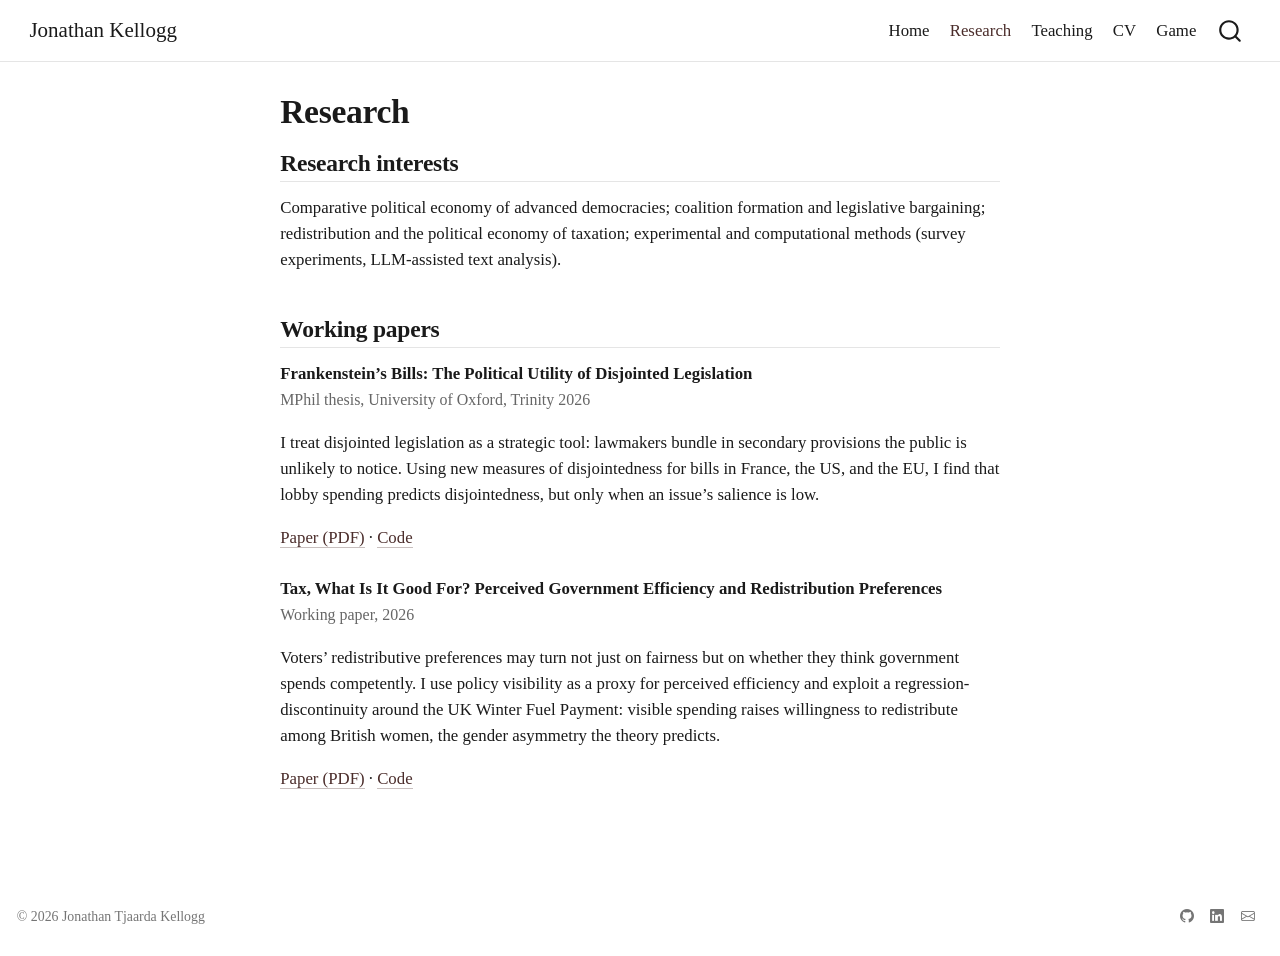
<file: docs/research.html>
<!DOCTYPE html>
<html xmlns="http://www.w3.org/1999/xhtml" lang="en" xml:lang="en"><head>

<meta charset="utf-8">
<meta name="generator" content="quarto-1.9.38">

<meta name="viewport" content="width=device-width, initial-scale=1.0, user-scalable=yes">


<title>Research – Jonathan Kellogg</title>
<style>
/* Default styles provided by pandoc.
** See https://pandoc.org/MANUAL.html#variables-for-html for config info.
*/
code{white-space: pre-wrap;}
span.smallcaps{font-variant: small-caps;}
div.columns{display: flex; gap: min(4vw, 1.5em);}
div.column{flex: auto; overflow-x: auto;}
div.hanging-indent{margin-left: 1.5em; text-indent: -1.5em;}
ul.task-list{list-style: none;}
ul.task-list li input[type="checkbox"] {
  width: 0.8em;
  margin: 0 0.8em 0.2em -1em; /* quarto-specific, see https://github.com/quarto-dev/quarto-cli/issues/4556 */ 
  vertical-align: middle;
}
</style>


<script src="site_libs/quarto-nav/quarto-nav.js"></script>
<script src="site_libs/quarto-nav/headroom.min.js"></script>
<script src="site_libs/clipboard/clipboard.min.js"></script>
<script src="site_libs/quarto-search/autocomplete.umd.js"></script>
<script src="site_libs/quarto-search/fuse.min.js"></script>
<script src="site_libs/quarto-search/quarto-search.js"></script>
<meta name="quarto:offset" content="./">
<script src="site_libs/quarto-html/quarto.js" type="module"></script>
<script src="site_libs/quarto-html/tabsets/tabsets.js" type="module"></script>
<script src="site_libs/quarto-html/popper.min.js"></script>
<script src="site_libs/quarto-html/tippy.umd.min.js"></script>
<script src="site_libs/quarto-html/anchor.min.js"></script>
<link href="site_libs/quarto-html/tippy.css" rel="stylesheet">
<link href="site_libs/quarto-html/quarto-syntax-highlighting-15634bcf2e68342d4ad2dfa704d543f6.css" rel="stylesheet" id="quarto-text-highlighting-styles">
<script src="site_libs/bootstrap/bootstrap.min.js"></script>
<link href="site_libs/bootstrap/bootstrap-icons.css" rel="stylesheet">
<link href="site_libs/bootstrap/bootstrap-21e26d57b449fcd50177f16364b61d61.min.css" rel="stylesheet" append-hash="true" id="quarto-bootstrap" data-mode="light">
<script id="quarto-search-options" type="application/json">{
  "location": "navbar",
  "copy-button": false,
  "collapse-after": 3,
  "panel-placement": "end",
  "type": "overlay",
  "limit": 50,
  "keyboard-shortcut": [
    "f",
    "/",
    "s"
  ],
  "show-item-context": false,
  "language": {
    "search-no-results-text": "No results",
    "search-matching-documents-text": "matching documents",
    "search-copy-link-title": "Copy link to search",
    "search-hide-matches-text": "Hide additional matches",
    "search-more-match-text": "more match in this document",
    "search-more-matches-text": "more matches in this document",
    "search-clear-button-title": "Clear",
    "search-text-placeholder": "",
    "search-detached-cancel-button-title": "Cancel",
    "search-submit-button-title": "Submit",
    "search-label": "Search"
  }
}</script>


<link rel="stylesheet" href="styles.css">
</head>

<body class="nav-fixed fullcontent quarto-light">

<div id="quarto-search-results"></div>
  <header id="quarto-header" class="headroom fixed-top">
    <nav class="navbar navbar-expand-lg " data-bs-theme="dark">
      <div class="navbar-container container-fluid">
      <div class="navbar-brand-container mx-auto">
    <a class="navbar-brand" href="./index.html">
    <span class="navbar-title">Jonathan Kellogg</span>
    </a>
  </div>
            <div id="quarto-search" class="" title="Search"></div>
          <button class="navbar-toggler" type="button" data-bs-toggle="collapse" data-bs-target="#navbarCollapse" aria-controls="navbarCollapse" role="menu" aria-expanded="false" aria-label="Toggle navigation" onclick="if (window.quartoToggleHeadroom) { window.quartoToggleHeadroom(); }">
  <span class="navbar-toggler-icon"></span>
</button>
          <div class="collapse navbar-collapse" id="navbarCollapse">
            <ul class="navbar-nav navbar-nav-scroll ms-auto">
  <li class="nav-item">
    <a class="nav-link" href="./index.html"> 
<span class="menu-text">Home</span></a>
  </li>  
  <li class="nav-item">
    <a class="nav-link active" href="./research.html" aria-current="page"> 
<span class="menu-text">Research</span></a>
  </li>  
  <li class="nav-item">
    <a class="nav-link" href="./teaching.html"> 
<span class="menu-text">Teaching</span></a>
  </li>  
  <li class="nav-item">
    <a class="nav-link" href="./cv.html"> 
<span class="menu-text">CV</span></a>
  </li>  
  <li class="nav-item">
    <a class="nav-link" href="./game.html"> 
<span class="menu-text">Game</span></a>
  </li>  
</ul>
          </div> <!-- /navcollapse -->
            <div class="quarto-navbar-tools">
</div>
      </div> <!-- /container-fluid -->
    </nav>
</header>
<!-- content -->
<div id="quarto-content" class="quarto-container page-columns page-rows-contents page-layout-article page-navbar">
<!-- sidebar -->
<!-- margin-sidebar -->
    
<!-- main -->
<main class="content" id="quarto-document-content">

<header id="title-block-header" class="quarto-title-block default">
<div class="quarto-title">
<h1 class="title">Research</h1>
</div>



<div class="quarto-title-meta">

    
  
    
  </div>
  


</header>


<section id="research-interests" class="level2">
<h2 class="anchored" data-anchor-id="research-interests">Research interests</h2>
<p>Comparative political economy of advanced democracies; coalition formation and legislative bargaining; redistribution and the political economy of taxation; experimental and computational methods (survey experiments, LLM-assisted text analysis).</p>
</section>
<section id="working-papers" class="level2">
<h2 class="anchored" data-anchor-id="working-papers">Working papers</h2>
<div class="paper">
<p><strong>Frankenstein’s Bills: The Political Utility of Disjointed Legislation</strong><br>
<span class="paper-meta">MPhil thesis, University of Oxford, Trinity 2026</span></p>
<p>I treat disjointed legislation as a strategic tool: lawmakers bundle in secondary provisions the public is unlikely to notice. Using new measures of disjointedness for bills in France, the US, and the EU, I find that lobby spending predicts disjointedness, but only when an issue’s salience is low.</p>
<p><a href="Frankensteins_Bills.pdf">Paper (PDF)</a> · <a href="https://github.com/JonaKelloggDCB/Frankenstein-s-Bill">Code</a></p>
</div>
<div class="paper">
<p><strong>Tax, What Is It Good For? Perceived Government Efficiency and Redistribution Preferences</strong><br>
<span class="paper-meta">Working paper, 2026</span></p>
<p>Voters’ redistributive preferences may turn not just on fairness but on whether they think government spends competently. I use policy visibility as a proxy for perceived efficiency and exploit a regression-discontinuity around the UK Winter Fuel Payment: visible spending raises willingness to redistribute among British women, the gender asymmetry the theory predicts.</p>
<p><a href="Tax_What_Is_It_Good_For.pdf">Paper (PDF)</a> · <a href="https://github.com/JonaKelloggDCB/tax-what-is-it-good-for">Code</a></p>
</div>


</section>

</main> <!-- /main -->
<script id="quarto-html-after-body" type="application/javascript">
  window.document.addEventListener("DOMContentLoaded", function (event) {
    const icon = "";
    const anchorJS = new window.AnchorJS();
    anchorJS.options = {
      placement: 'right',
      icon: icon
    };
    anchorJS.add('.anchored');
    const isCodeAnnotation = (el) => {
      for (const clz of el.classList) {
        if (clz.startsWith('code-annotation-')) {                     
          return true;
        }
      }
      return false;
    }
    const onCopySuccess = function(e) {
      // button target
      const button = e.trigger;
      // don't keep focus
      button.blur();
      // flash "checked"
      button.classList.add('code-copy-button-checked');
      var currentTitle = button.getAttribute("title");
      button.setAttribute("title", "Copied!");
      let tooltip;
      if (window.bootstrap) {
        button.setAttribute("data-bs-toggle", "tooltip");
        button.setAttribute("data-bs-placement", "left");
        button.setAttribute("data-bs-title", "Copied!");
        tooltip = new bootstrap.Tooltip(button, 
          { trigger: "manual", 
            customClass: "code-copy-button-tooltip",
            offset: [0, -8]});
        tooltip.show();    
      }
      setTimeout(function() {
        if (tooltip) {
          tooltip.hide();
          button.removeAttribute("data-bs-title");
          button.removeAttribute("data-bs-toggle");
          button.removeAttribute("data-bs-placement");
        }
        button.setAttribute("title", currentTitle);
        button.classList.remove('code-copy-button-checked');
      }, 1000);
      // clear code selection
      e.clearSelection();
    }
    const getTextToCopy = function(trigger) {
      const outerScaffold = trigger.parentElement.cloneNode(true);
      const codeEl = outerScaffold.querySelector('code');
      for (const childEl of codeEl.children) {
        if (isCodeAnnotation(childEl)) {
          childEl.remove();
        }
      }
      return codeEl.innerText;
    }
    const clipboard = new window.ClipboardJS('.code-copy-button:not([data-in-quarto-modal])', {
      text: getTextToCopy
    });
    clipboard.on('success', onCopySuccess);
    if (window.document.getElementById('quarto-embedded-source-code-modal')) {
      const clipboardModal = new window.ClipboardJS('.code-copy-button[data-in-quarto-modal]', {
        text: getTextToCopy,
        container: window.document.getElementById('quarto-embedded-source-code-modal')
      });
      clipboardModal.on('success', onCopySuccess);
    }
      var localhostRegex = new RegExp(/^(?:http|https):\/\/localhost\:?[0-9]*\//);
      var mailtoRegex = new RegExp(/^mailto:/);
        var filterRegex = new RegExp('/' + window.location.host + '/');
      var isInternal = (href) => {
          return filterRegex.test(href) || localhostRegex.test(href) || mailtoRegex.test(href);
      }
      // Inspect non-navigation links and adorn them if external
     var links = window.document.querySelectorAll('a[href]:not(.nav-link):not(.navbar-brand):not(.toc-action):not(.sidebar-link):not(.sidebar-item-toggle):not(.pagination-link):not(.no-external):not([aria-hidden]):not(.dropdown-item):not(.quarto-navigation-tool):not(.about-link)');
      for (var i=0; i<links.length; i++) {
        const link = links[i];
        if (!isInternal(link.href)) {
          // undo the damage that might have been done by quarto-nav.js in the case of
          // links that we want to consider external
          if (link.dataset.originalHref !== undefined) {
            link.href = link.dataset.originalHref;
          }
        }
      }
    function tippyHover(el, contentFn, onTriggerFn, onUntriggerFn) {
      const config = {
        allowHTML: true,
        maxWidth: 500,
        delay: 100,
        arrow: false,
        appendTo: function(el) {
            return el.parentElement;
        },
        interactive: true,
        interactiveBorder: 10,
        theme: 'quarto',
        placement: 'bottom-start',
      };
      if (contentFn) {
        config.content = contentFn;
      }
      if (onTriggerFn) {
        config.onTrigger = onTriggerFn;
      }
      if (onUntriggerFn) {
        config.onUntrigger = onUntriggerFn;
      }
      window.tippy(el, config); 
    }
    const noterefs = window.document.querySelectorAll('a[role="doc-noteref"]');
    for (var i=0; i<noterefs.length; i++) {
      const ref = noterefs[i];
      tippyHover(ref, function() {
        // use id or data attribute instead here
        let href = ref.getAttribute('data-footnote-href') || ref.getAttribute('href');
        try { href = new URL(href).hash; } catch {}
        const id = href.replace(/^#\/?/, "");
        const note = window.document.getElementById(id);
        if (note) {
          return note.innerHTML;
        } else {
          return "";
        }
      });
    }
    const xrefs = window.document.querySelectorAll('a.quarto-xref');
    const processXRef = (id, note) => {
      // Strip column container classes
      const stripColumnClz = (el) => {
        el.classList.remove("page-full", "page-columns");
        if (el.children) {
          for (const child of el.children) {
            stripColumnClz(child);
          }
        }
      }
      stripColumnClz(note)
      if (id === null || id.startsWith('sec-')) {
        // Special case sections, only their first couple elements
        const container = document.createElement("div");
        if (note.children && note.children.length > 2) {
          container.appendChild(note.children[0].cloneNode(true));
          for (let i = 1; i < note.children.length; i++) {
            const child = note.children[i];
            if (child.tagName === "P" && child.innerText === "") {
              continue;
            } else {
              container.appendChild(child.cloneNode(true));
              break;
            }
          }
          if (window.Quarto?.typesetMath) {
            window.Quarto.typesetMath(container);
          }
          return container.innerHTML
        } else {
          if (window.Quarto?.typesetMath) {
            window.Quarto.typesetMath(note);
          }
          return note.innerHTML;
        }
      } else {
        // Remove any anchor links if they are present
        const anchorLink = note.querySelector('a.anchorjs-link');
        if (anchorLink) {
          anchorLink.remove();
        }
        if (window.Quarto?.typesetMath) {
          window.Quarto.typesetMath(note);
        }
        if (note.classList.contains("callout")) {
          return note.outerHTML;
        } else {
          return note.innerHTML;
        }
      }
    }
    for (var i=0; i<xrefs.length; i++) {
      const xref = xrefs[i];
      tippyHover(xref, undefined, function(instance) {
        instance.disable();
        let url = xref.getAttribute('href');
        let hash = undefined; 
        if (url.startsWith('#')) {
          hash = url;
        } else {
          try { hash = new URL(url).hash; } catch {}
        }
        if (hash) {
          const id = hash.replace(/^#\/?/, "");
          const note = window.document.getElementById(id);
          if (note !== null) {
            try {
              const html = processXRef(id, note.cloneNode(true));
              instance.setContent(html);
            } finally {
              instance.enable();
              instance.show();
            }
          } else {
            // See if we can fetch this
            fetch(url.split('#')[0])
            .then(res => res.text())
            .then(html => {
              const parser = new DOMParser();
              const htmlDoc = parser.parseFromString(html, "text/html");
              const note = htmlDoc.getElementById(id);
              if (note !== null) {
                const html = processXRef(id, note);
                instance.setContent(html);
              } 
            }).finally(() => {
              instance.enable();
              instance.show();
            });
          }
        } else {
          // See if we can fetch a full url (with no hash to target)
          // This is a special case and we should probably do some content thinning / targeting
          fetch(url)
          .then(res => res.text())
          .then(html => {
            const parser = new DOMParser();
            const htmlDoc = parser.parseFromString(html, "text/html");
            const note = htmlDoc.querySelector('main.content');
            if (note !== null) {
              // This should only happen for chapter cross references
              // (since there is no id in the URL)
              // remove the first header
              if (note.children.length > 0 && note.children[0].tagName === "HEADER") {
                note.children[0].remove();
              }
              const html = processXRef(null, note);
              instance.setContent(html);
            } 
          }).finally(() => {
            instance.enable();
            instance.show();
          });
        }
      }, function(instance) {
      });
    }
        let selectedAnnoteEl;
        const selectorForAnnotation = ( cell, annotation) => {
          let cellAttr = 'data-code-cell="' + cell + '"';
          let lineAttr = 'data-code-annotation="' +  annotation + '"';
          const selector = 'span[' + cellAttr + '][' + lineAttr + ']';
          return selector;
        }
        const selectCodeLines = (annoteEl) => {
          const doc = window.document;
          const targetCell = annoteEl.getAttribute("data-target-cell");
          const targetAnnotation = annoteEl.getAttribute("data-target-annotation");
          const annoteSpan = window.document.querySelector(selectorForAnnotation(targetCell, targetAnnotation));
          const lines = annoteSpan.getAttribute("data-code-lines").split(",");
          const lineIds = lines.map((line) => {
            return targetCell + "-" + line;
          })
          let top = null;
          let height = null;
          let parent = null;
          if (lineIds.length > 0) {
              //compute the position of the single el (top and bottom and make a div)
              const el = window.document.getElementById(lineIds[0]);
              top = el.offsetTop;
              height = el.offsetHeight;
              parent = el.parentElement.parentElement;
            if (lineIds.length > 1) {
              const lastEl = window.document.getElementById(lineIds[lineIds.length - 1]);
              const bottom = lastEl.offsetTop + lastEl.offsetHeight;
              height = bottom - top;
            }
            if (top !== null && height !== null && parent !== null) {
              // cook up a div (if necessary) and position it 
              let div = window.document.getElementById("code-annotation-line-highlight");
              if (div === null) {
                div = window.document.createElement("div");
                div.setAttribute("id", "code-annotation-line-highlight");
                div.style.position = 'absolute';
                parent.appendChild(div);
              }
              div.style.top = top - 2 + "px";
              div.style.height = height + 4 + "px";
              div.style.left = 0;
              let gutterDiv = window.document.getElementById("code-annotation-line-highlight-gutter");
              if (gutterDiv === null) {
                gutterDiv = window.document.createElement("div");
                gutterDiv.setAttribute("id", "code-annotation-line-highlight-gutter");
                gutterDiv.style.position = 'absolute';
                const codeCell = window.document.getElementById(targetCell);
                const gutter = codeCell.querySelector('.code-annotation-gutter');
                gutter.appendChild(gutterDiv);
              }
              gutterDiv.style.top = top - 2 + "px";
              gutterDiv.style.height = height + 4 + "px";
            }
            selectedAnnoteEl = annoteEl;
          }
        };
        const unselectCodeLines = () => {
          const elementsIds = ["code-annotation-line-highlight", "code-annotation-line-highlight-gutter"];
          elementsIds.forEach((elId) => {
            const div = window.document.getElementById(elId);
            if (div) {
              div.remove();
            }
          });
          selectedAnnoteEl = undefined;
        };
          // Handle positioning of the toggle
      window.addEventListener(
        "resize",
        throttle(() => {
          elRect = undefined;
          if (selectedAnnoteEl) {
            selectCodeLines(selectedAnnoteEl);
          }
        }, 10)
      );
      function throttle(fn, ms) {
      let throttle = false;
      let timer;
        return (...args) => {
          if(!throttle) { // first call gets through
              fn.apply(this, args);
              throttle = true;
          } else { // all the others get throttled
              if(timer) clearTimeout(timer); // cancel #2
              timer = setTimeout(() => {
                fn.apply(this, args);
                timer = throttle = false;
              }, ms);
          }
        };
      }
        // Attach click handler to the DT
        const annoteDls = window.document.querySelectorAll('dt[data-target-cell]');
        for (const annoteDlNode of annoteDls) {
          annoteDlNode.addEventListener('click', (event) => {
            const clickedEl = event.target;
            if (clickedEl !== selectedAnnoteEl) {
              unselectCodeLines();
              const activeEl = window.document.querySelector('dt[data-target-cell].code-annotation-active');
              if (activeEl) {
                activeEl.classList.remove('code-annotation-active');
              }
              selectCodeLines(clickedEl);
              clickedEl.classList.add('code-annotation-active');
            } else {
              // Unselect the line
              unselectCodeLines();
              clickedEl.classList.remove('code-annotation-active');
            }
          });
        }
    const findCites = (el) => {
      const parentEl = el.parentElement;
      if (parentEl) {
        const cites = parentEl.dataset.cites;
        if (cites) {
          return {
            el,
            cites: cites.split(' ')
          };
        } else {
          return findCites(el.parentElement)
        }
      } else {
        return undefined;
      }
    };
    var bibliorefs = window.document.querySelectorAll('a[role="doc-biblioref"]');
    for (var i=0; i<bibliorefs.length; i++) {
      const ref = bibliorefs[i];
      const citeInfo = findCites(ref);
      if (citeInfo) {
        tippyHover(citeInfo.el, function() {
          var popup = window.document.createElement('div');
          citeInfo.cites.forEach(function(cite) {
            var citeDiv = window.document.createElement('div');
            citeDiv.classList.add('hanging-indent');
            citeDiv.classList.add('csl-entry');
            var biblioDiv = window.document.getElementById('ref-' + cite);
            if (biblioDiv) {
              citeDiv.innerHTML = biblioDiv.innerHTML;
            }
            popup.appendChild(citeDiv);
          });
          return popup.innerHTML;
        });
      }
    }
  });
  </script>
</div> <!-- /content -->
<footer class="footer">
  <div class="nav-footer">
    <div class="nav-footer-left">
<p>© 2026 Jonathan Tjaarda Kellogg</p>
</div>   
    <div class="nav-footer-center">
      &nbsp;
    </div>
    <div class="nav-footer-right">
      <ul class="footer-items list-unstyled">
    <li class="nav-item compact">
    <a class="nav-link" href="https://github.com/JonaKelloggDCB">
      <i class="bi bi-github" role="img">
</i> 
    </a>
  </li>  
    <li class="nav-item compact">
    <a class="nav-link" href="https://www.linkedin.com/in/jonathan-kellogg-de-cock-buning-73a220220/">
      <i class="bi bi-linkedin" role="img">
</i> 
    </a>
  </li>  
    <li class="nav-item compact">
    <a class="nav-link" href="mailto:jonathan.kellogg@politics.ox.ac.uk">
      <i class="bi bi-envelope" role="img">
</i> 
    </a>
  </li>  
</ul>
    </div>
  </div>
</footer>




</body></html>
</file>
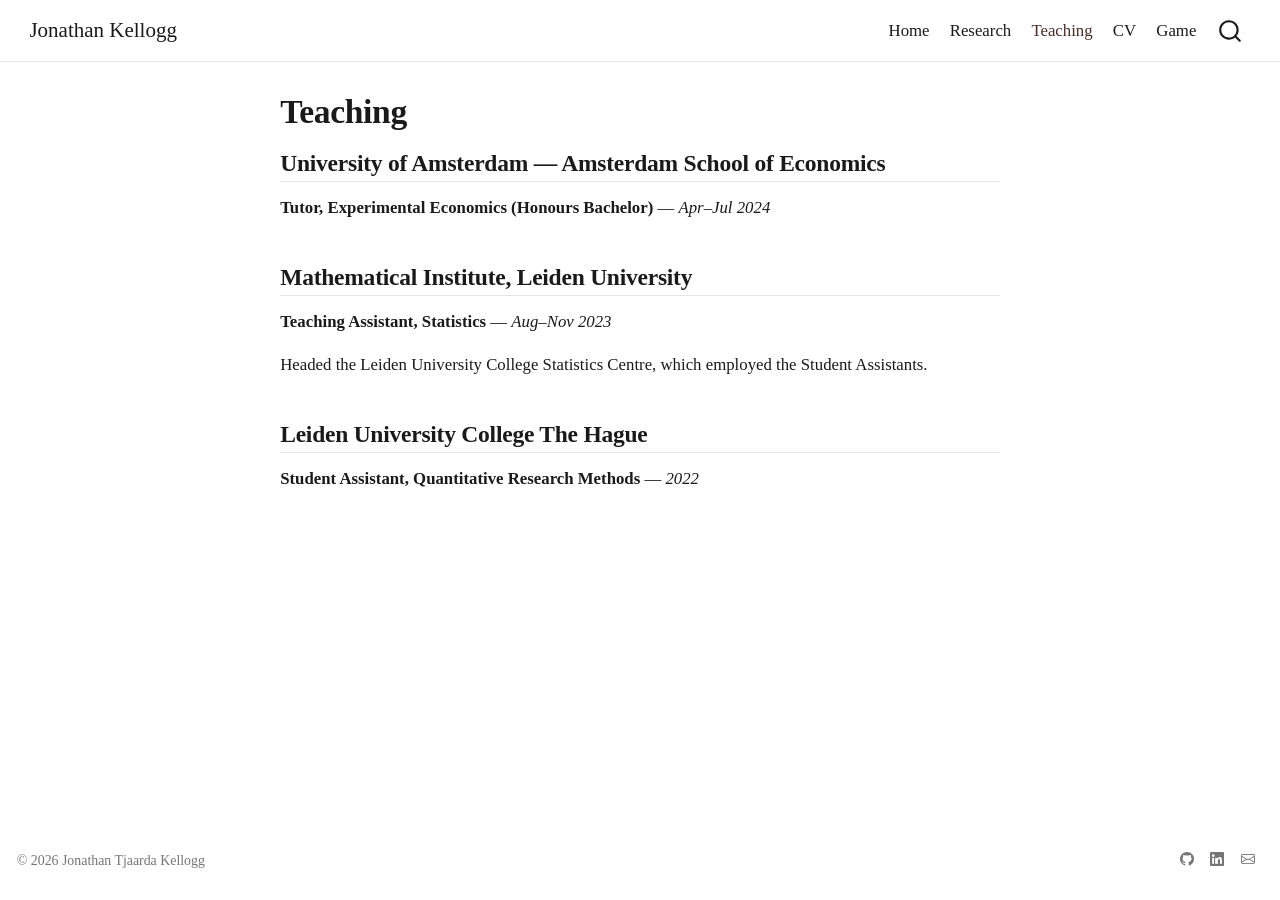
<file: docs/teaching.html>
<!DOCTYPE html>
<html xmlns="http://www.w3.org/1999/xhtml" lang="en" xml:lang="en"><head>

<meta charset="utf-8">
<meta name="generator" content="quarto-1.9.38">

<meta name="viewport" content="width=device-width, initial-scale=1.0, user-scalable=yes">


<title>Teaching – Jonathan Kellogg</title>
<style>
/* Default styles provided by pandoc.
** See https://pandoc.org/MANUAL.html#variables-for-html for config info.
*/
code{white-space: pre-wrap;}
span.smallcaps{font-variant: small-caps;}
div.columns{display: flex; gap: min(4vw, 1.5em);}
div.column{flex: auto; overflow-x: auto;}
div.hanging-indent{margin-left: 1.5em; text-indent: -1.5em;}
ul.task-list{list-style: none;}
ul.task-list li input[type="checkbox"] {
  width: 0.8em;
  margin: 0 0.8em 0.2em -1em; /* quarto-specific, see https://github.com/quarto-dev/quarto-cli/issues/4556 */ 
  vertical-align: middle;
}
</style>


<script src="site_libs/quarto-nav/quarto-nav.js"></script>
<script src="site_libs/quarto-nav/headroom.min.js"></script>
<script src="site_libs/clipboard/clipboard.min.js"></script>
<script src="site_libs/quarto-search/autocomplete.umd.js"></script>
<script src="site_libs/quarto-search/fuse.min.js"></script>
<script src="site_libs/quarto-search/quarto-search.js"></script>
<meta name="quarto:offset" content="./">
<script src="site_libs/quarto-html/quarto.js" type="module"></script>
<script src="site_libs/quarto-html/tabsets/tabsets.js" type="module"></script>
<script src="site_libs/quarto-html/popper.min.js"></script>
<script src="site_libs/quarto-html/tippy.umd.min.js"></script>
<script src="site_libs/quarto-html/anchor.min.js"></script>
<link href="site_libs/quarto-html/tippy.css" rel="stylesheet">
<link href="site_libs/quarto-html/quarto-syntax-highlighting-15634bcf2e68342d4ad2dfa704d543f6.css" rel="stylesheet" id="quarto-text-highlighting-styles">
<script src="site_libs/bootstrap/bootstrap.min.js"></script>
<link href="site_libs/bootstrap/bootstrap-icons.css" rel="stylesheet">
<link href="site_libs/bootstrap/bootstrap-21e26d57b449fcd50177f16364b61d61.min.css" rel="stylesheet" append-hash="true" id="quarto-bootstrap" data-mode="light">
<script id="quarto-search-options" type="application/json">{
  "location": "navbar",
  "copy-button": false,
  "collapse-after": 3,
  "panel-placement": "end",
  "type": "overlay",
  "limit": 50,
  "keyboard-shortcut": [
    "f",
    "/",
    "s"
  ],
  "show-item-context": false,
  "language": {
    "search-no-results-text": "No results",
    "search-matching-documents-text": "matching documents",
    "search-copy-link-title": "Copy link to search",
    "search-hide-matches-text": "Hide additional matches",
    "search-more-match-text": "more match in this document",
    "search-more-matches-text": "more matches in this document",
    "search-clear-button-title": "Clear",
    "search-text-placeholder": "",
    "search-detached-cancel-button-title": "Cancel",
    "search-submit-button-title": "Submit",
    "search-label": "Search"
  }
}</script>


<link rel="stylesheet" href="styles.css">
</head>

<body class="nav-fixed fullcontent quarto-light">

<div id="quarto-search-results"></div>
  <header id="quarto-header" class="headroom fixed-top">
    <nav class="navbar navbar-expand-lg " data-bs-theme="dark">
      <div class="navbar-container container-fluid">
      <div class="navbar-brand-container mx-auto">
    <a class="navbar-brand" href="./index.html">
    <span class="navbar-title">Jonathan Kellogg</span>
    </a>
  </div>
            <div id="quarto-search" class="" title="Search"></div>
          <button class="navbar-toggler" type="button" data-bs-toggle="collapse" data-bs-target="#navbarCollapse" aria-controls="navbarCollapse" role="menu" aria-expanded="false" aria-label="Toggle navigation" onclick="if (window.quartoToggleHeadroom) { window.quartoToggleHeadroom(); }">
  <span class="navbar-toggler-icon"></span>
</button>
          <div class="collapse navbar-collapse" id="navbarCollapse">
            <ul class="navbar-nav navbar-nav-scroll ms-auto">
  <li class="nav-item">
    <a class="nav-link" href="./index.html"> 
<span class="menu-text">Home</span></a>
  </li>  
  <li class="nav-item">
    <a class="nav-link" href="./research.html"> 
<span class="menu-text">Research</span></a>
  </li>  
  <li class="nav-item">
    <a class="nav-link active" href="./teaching.html" aria-current="page"> 
<span class="menu-text">Teaching</span></a>
  </li>  
  <li class="nav-item">
    <a class="nav-link" href="./cv.html"> 
<span class="menu-text">CV</span></a>
  </li>  
  <li class="nav-item">
    <a class="nav-link" href="./game.html"> 
<span class="menu-text">Game</span></a>
  </li>  
</ul>
          </div> <!-- /navcollapse -->
            <div class="quarto-navbar-tools">
</div>
      </div> <!-- /container-fluid -->
    </nav>
</header>
<!-- content -->
<div id="quarto-content" class="quarto-container page-columns page-rows-contents page-layout-article page-navbar">
<!-- sidebar -->
<!-- margin-sidebar -->
    
<!-- main -->
<main class="content" id="quarto-document-content">

<header id="title-block-header" class="quarto-title-block default">
<div class="quarto-title">
<h1 class="title">Teaching</h1>
</div>



<div class="quarto-title-meta">

    
  
    
  </div>
  


</header>


<section id="university-of-amsterdam-amsterdam-school-of-economics" class="level2">
<h2 class="anchored" data-anchor-id="university-of-amsterdam-amsterdam-school-of-economics">University of Amsterdam — Amsterdam School of Economics</h2>
<p><strong>Tutor, Experimental Economics (Honours Bachelor)</strong> — <em>Apr–Jul 2024</em></p>
</section>
<section id="mathematical-institute-leiden-university" class="level2">
<h2 class="anchored" data-anchor-id="mathematical-institute-leiden-university">Mathematical Institute, Leiden University</h2>
<p><strong>Teaching Assistant, Statistics</strong> — <em>Aug–Nov 2023</em></p>
<p>Headed the Leiden University College Statistics Centre, which employed the Student Assistants.</p>
</section>
<section id="leiden-university-college-the-hague" class="level2">
<h2 class="anchored" data-anchor-id="leiden-university-college-the-hague">Leiden University College The Hague</h2>
<p><strong>Student Assistant, Quantitative Research Methods</strong> — <em>2022</em></p>


</section>

</main> <!-- /main -->
<script id="quarto-html-after-body" type="application/javascript">
  window.document.addEventListener("DOMContentLoaded", function (event) {
    const icon = "";
    const anchorJS = new window.AnchorJS();
    anchorJS.options = {
      placement: 'right',
      icon: icon
    };
    anchorJS.add('.anchored');
    const isCodeAnnotation = (el) => {
      for (const clz of el.classList) {
        if (clz.startsWith('code-annotation-')) {                     
          return true;
        }
      }
      return false;
    }
    const onCopySuccess = function(e) {
      // button target
      const button = e.trigger;
      // don't keep focus
      button.blur();
      // flash "checked"
      button.classList.add('code-copy-button-checked');
      var currentTitle = button.getAttribute("title");
      button.setAttribute("title", "Copied!");
      let tooltip;
      if (window.bootstrap) {
        button.setAttribute("data-bs-toggle", "tooltip");
        button.setAttribute("data-bs-placement", "left");
        button.setAttribute("data-bs-title", "Copied!");
        tooltip = new bootstrap.Tooltip(button, 
          { trigger: "manual", 
            customClass: "code-copy-button-tooltip",
            offset: [0, -8]});
        tooltip.show();    
      }
      setTimeout(function() {
        if (tooltip) {
          tooltip.hide();
          button.removeAttribute("data-bs-title");
          button.removeAttribute("data-bs-toggle");
          button.removeAttribute("data-bs-placement");
        }
        button.setAttribute("title", currentTitle);
        button.classList.remove('code-copy-button-checked');
      }, 1000);
      // clear code selection
      e.clearSelection();
    }
    const getTextToCopy = function(trigger) {
      const outerScaffold = trigger.parentElement.cloneNode(true);
      const codeEl = outerScaffold.querySelector('code');
      for (const childEl of codeEl.children) {
        if (isCodeAnnotation(childEl)) {
          childEl.remove();
        }
      }
      return codeEl.innerText;
    }
    const clipboard = new window.ClipboardJS('.code-copy-button:not([data-in-quarto-modal])', {
      text: getTextToCopy
    });
    clipboard.on('success', onCopySuccess);
    if (window.document.getElementById('quarto-embedded-source-code-modal')) {
      const clipboardModal = new window.ClipboardJS('.code-copy-button[data-in-quarto-modal]', {
        text: getTextToCopy,
        container: window.document.getElementById('quarto-embedded-source-code-modal')
      });
      clipboardModal.on('success', onCopySuccess);
    }
      var localhostRegex = new RegExp(/^(?:http|https):\/\/localhost\:?[0-9]*\//);
      var mailtoRegex = new RegExp(/^mailto:/);
        var filterRegex = new RegExp('/' + window.location.host + '/');
      var isInternal = (href) => {
          return filterRegex.test(href) || localhostRegex.test(href) || mailtoRegex.test(href);
      }
      // Inspect non-navigation links and adorn them if external
     var links = window.document.querySelectorAll('a[href]:not(.nav-link):not(.navbar-brand):not(.toc-action):not(.sidebar-link):not(.sidebar-item-toggle):not(.pagination-link):not(.no-external):not([aria-hidden]):not(.dropdown-item):not(.quarto-navigation-tool):not(.about-link)');
      for (var i=0; i<links.length; i++) {
        const link = links[i];
        if (!isInternal(link.href)) {
          // undo the damage that might have been done by quarto-nav.js in the case of
          // links that we want to consider external
          if (link.dataset.originalHref !== undefined) {
            link.href = link.dataset.originalHref;
          }
        }
      }
    function tippyHover(el, contentFn, onTriggerFn, onUntriggerFn) {
      const config = {
        allowHTML: true,
        maxWidth: 500,
        delay: 100,
        arrow: false,
        appendTo: function(el) {
            return el.parentElement;
        },
        interactive: true,
        interactiveBorder: 10,
        theme: 'quarto',
        placement: 'bottom-start',
      };
      if (contentFn) {
        config.content = contentFn;
      }
      if (onTriggerFn) {
        config.onTrigger = onTriggerFn;
      }
      if (onUntriggerFn) {
        config.onUntrigger = onUntriggerFn;
      }
      window.tippy(el, config); 
    }
    const noterefs = window.document.querySelectorAll('a[role="doc-noteref"]');
    for (var i=0; i<noterefs.length; i++) {
      const ref = noterefs[i];
      tippyHover(ref, function() {
        // use id or data attribute instead here
        let href = ref.getAttribute('data-footnote-href') || ref.getAttribute('href');
        try { href = new URL(href).hash; } catch {}
        const id = href.replace(/^#\/?/, "");
        const note = window.document.getElementById(id);
        if (note) {
          return note.innerHTML;
        } else {
          return "";
        }
      });
    }
    const xrefs = window.document.querySelectorAll('a.quarto-xref');
    const processXRef = (id, note) => {
      // Strip column container classes
      const stripColumnClz = (el) => {
        el.classList.remove("page-full", "page-columns");
        if (el.children) {
          for (const child of el.children) {
            stripColumnClz(child);
          }
        }
      }
      stripColumnClz(note)
      if (id === null || id.startsWith('sec-')) {
        // Special case sections, only their first couple elements
        const container = document.createElement("div");
        if (note.children && note.children.length > 2) {
          container.appendChild(note.children[0].cloneNode(true));
          for (let i = 1; i < note.children.length; i++) {
            const child = note.children[i];
            if (child.tagName === "P" && child.innerText === "") {
              continue;
            } else {
              container.appendChild(child.cloneNode(true));
              break;
            }
          }
          if (window.Quarto?.typesetMath) {
            window.Quarto.typesetMath(container);
          }
          return container.innerHTML
        } else {
          if (window.Quarto?.typesetMath) {
            window.Quarto.typesetMath(note);
          }
          return note.innerHTML;
        }
      } else {
        // Remove any anchor links if they are present
        const anchorLink = note.querySelector('a.anchorjs-link');
        if (anchorLink) {
          anchorLink.remove();
        }
        if (window.Quarto?.typesetMath) {
          window.Quarto.typesetMath(note);
        }
        if (note.classList.contains("callout")) {
          return note.outerHTML;
        } else {
          return note.innerHTML;
        }
      }
    }
    for (var i=0; i<xrefs.length; i++) {
      const xref = xrefs[i];
      tippyHover(xref, undefined, function(instance) {
        instance.disable();
        let url = xref.getAttribute('href');
        let hash = undefined; 
        if (url.startsWith('#')) {
          hash = url;
        } else {
          try { hash = new URL(url).hash; } catch {}
        }
        if (hash) {
          const id = hash.replace(/^#\/?/, "");
          const note = window.document.getElementById(id);
          if (note !== null) {
            try {
              const html = processXRef(id, note.cloneNode(true));
              instance.setContent(html);
            } finally {
              instance.enable();
              instance.show();
            }
          } else {
            // See if we can fetch this
            fetch(url.split('#')[0])
            .then(res => res.text())
            .then(html => {
              const parser = new DOMParser();
              const htmlDoc = parser.parseFromString(html, "text/html");
              const note = htmlDoc.getElementById(id);
              if (note !== null) {
                const html = processXRef(id, note);
                instance.setContent(html);
              } 
            }).finally(() => {
              instance.enable();
              instance.show();
            });
          }
        } else {
          // See if we can fetch a full url (with no hash to target)
          // This is a special case and we should probably do some content thinning / targeting
          fetch(url)
          .then(res => res.text())
          .then(html => {
            const parser = new DOMParser();
            const htmlDoc = parser.parseFromString(html, "text/html");
            const note = htmlDoc.querySelector('main.content');
            if (note !== null) {
              // This should only happen for chapter cross references
              // (since there is no id in the URL)
              // remove the first header
              if (note.children.length > 0 && note.children[0].tagName === "HEADER") {
                note.children[0].remove();
              }
              const html = processXRef(null, note);
              instance.setContent(html);
            } 
          }).finally(() => {
            instance.enable();
            instance.show();
          });
        }
      }, function(instance) {
      });
    }
        let selectedAnnoteEl;
        const selectorForAnnotation = ( cell, annotation) => {
          let cellAttr = 'data-code-cell="' + cell + '"';
          let lineAttr = 'data-code-annotation="' +  annotation + '"';
          const selector = 'span[' + cellAttr + '][' + lineAttr + ']';
          return selector;
        }
        const selectCodeLines = (annoteEl) => {
          const doc = window.document;
          const targetCell = annoteEl.getAttribute("data-target-cell");
          const targetAnnotation = annoteEl.getAttribute("data-target-annotation");
          const annoteSpan = window.document.querySelector(selectorForAnnotation(targetCell, targetAnnotation));
          const lines = annoteSpan.getAttribute("data-code-lines").split(",");
          const lineIds = lines.map((line) => {
            return targetCell + "-" + line;
          })
          let top = null;
          let height = null;
          let parent = null;
          if (lineIds.length > 0) {
              //compute the position of the single el (top and bottom and make a div)
              const el = window.document.getElementById(lineIds[0]);
              top = el.offsetTop;
              height = el.offsetHeight;
              parent = el.parentElement.parentElement;
            if (lineIds.length > 1) {
              const lastEl = window.document.getElementById(lineIds[lineIds.length - 1]);
              const bottom = lastEl.offsetTop + lastEl.offsetHeight;
              height = bottom - top;
            }
            if (top !== null && height !== null && parent !== null) {
              // cook up a div (if necessary) and position it 
              let div = window.document.getElementById("code-annotation-line-highlight");
              if (div === null) {
                div = window.document.createElement("div");
                div.setAttribute("id", "code-annotation-line-highlight");
                div.style.position = 'absolute';
                parent.appendChild(div);
              }
              div.style.top = top - 2 + "px";
              div.style.height = height + 4 + "px";
              div.style.left = 0;
              let gutterDiv = window.document.getElementById("code-annotation-line-highlight-gutter");
              if (gutterDiv === null) {
                gutterDiv = window.document.createElement("div");
                gutterDiv.setAttribute("id", "code-annotation-line-highlight-gutter");
                gutterDiv.style.position = 'absolute';
                const codeCell = window.document.getElementById(targetCell);
                const gutter = codeCell.querySelector('.code-annotation-gutter');
                gutter.appendChild(gutterDiv);
              }
              gutterDiv.style.top = top - 2 + "px";
              gutterDiv.style.height = height + 4 + "px";
            }
            selectedAnnoteEl = annoteEl;
          }
        };
        const unselectCodeLines = () => {
          const elementsIds = ["code-annotation-line-highlight", "code-annotation-line-highlight-gutter"];
          elementsIds.forEach((elId) => {
            const div = window.document.getElementById(elId);
            if (div) {
              div.remove();
            }
          });
          selectedAnnoteEl = undefined;
        };
          // Handle positioning of the toggle
      window.addEventListener(
        "resize",
        throttle(() => {
          elRect = undefined;
          if (selectedAnnoteEl) {
            selectCodeLines(selectedAnnoteEl);
          }
        }, 10)
      );
      function throttle(fn, ms) {
      let throttle = false;
      let timer;
        return (...args) => {
          if(!throttle) { // first call gets through
              fn.apply(this, args);
              throttle = true;
          } else { // all the others get throttled
              if(timer) clearTimeout(timer); // cancel #2
              timer = setTimeout(() => {
                fn.apply(this, args);
                timer = throttle = false;
              }, ms);
          }
        };
      }
        // Attach click handler to the DT
        const annoteDls = window.document.querySelectorAll('dt[data-target-cell]');
        for (const annoteDlNode of annoteDls) {
          annoteDlNode.addEventListener('click', (event) => {
            const clickedEl = event.target;
            if (clickedEl !== selectedAnnoteEl) {
              unselectCodeLines();
              const activeEl = window.document.querySelector('dt[data-target-cell].code-annotation-active');
              if (activeEl) {
                activeEl.classList.remove('code-annotation-active');
              }
              selectCodeLines(clickedEl);
              clickedEl.classList.add('code-annotation-active');
            } else {
              // Unselect the line
              unselectCodeLines();
              clickedEl.classList.remove('code-annotation-active');
            }
          });
        }
    const findCites = (el) => {
      const parentEl = el.parentElement;
      if (parentEl) {
        const cites = parentEl.dataset.cites;
        if (cites) {
          return {
            el,
            cites: cites.split(' ')
          };
        } else {
          return findCites(el.parentElement)
        }
      } else {
        return undefined;
      }
    };
    var bibliorefs = window.document.querySelectorAll('a[role="doc-biblioref"]');
    for (var i=0; i<bibliorefs.length; i++) {
      const ref = bibliorefs[i];
      const citeInfo = findCites(ref);
      if (citeInfo) {
        tippyHover(citeInfo.el, function() {
          var popup = window.document.createElement('div');
          citeInfo.cites.forEach(function(cite) {
            var citeDiv = window.document.createElement('div');
            citeDiv.classList.add('hanging-indent');
            citeDiv.classList.add('csl-entry');
            var biblioDiv = window.document.getElementById('ref-' + cite);
            if (biblioDiv) {
              citeDiv.innerHTML = biblioDiv.innerHTML;
            }
            popup.appendChild(citeDiv);
          });
          return popup.innerHTML;
        });
      }
    }
  });
  </script>
</div> <!-- /content -->
<footer class="footer">
  <div class="nav-footer">
    <div class="nav-footer-left">
<p>© 2026 Jonathan Tjaarda Kellogg</p>
</div>   
    <div class="nav-footer-center">
      &nbsp;
    </div>
    <div class="nav-footer-right">
      <ul class="footer-items list-unstyled">
    <li class="nav-item compact">
    <a class="nav-link" href="https://github.com/JonaKelloggDCB">
      <i class="bi bi-github" role="img">
</i> 
    </a>
  </li>  
    <li class="nav-item compact">
    <a class="nav-link" href="https://www.linkedin.com/in/jonathan-kellogg-de-cock-buning-73a220220/">
      <i class="bi bi-linkedin" role="img">
</i> 
    </a>
  </li>  
    <li class="nav-item compact">
    <a class="nav-link" href="mailto:jonathan.kellogg@politics.ox.ac.uk">
      <i class="bi bi-envelope" role="img">
</i> 
    </a>
  </li>  
</ul>
    </div>
  </div>
</footer>




</body></html>
</file>
<file: docs/site_libs/quarto-html/tippy.css>
.tippy-box[data-animation=fade][data-state=hidden]{opacity:0}[data-tippy-root]{max-width:calc(100vw - 10px)}.tippy-box{position:relative;background-color:#333;color:#fff;border-radius:4px;font-size:14px;line-height:1.4;white-space:normal;outline:0;transition-property:transform,visibility,opacity}.tippy-box[data-placement^=top]>.tippy-arrow{bottom:0}.tippy-box[data-placement^=top]>.tippy-arrow:before{bottom:-7px;left:0;border-width:8px 8px 0;border-top-color:initial;transform-origin:center top}.tippy-box[data-placement^=bottom]>.tippy-arrow{top:0}.tippy-box[data-placement^=bottom]>.tippy-arrow:before{top:-7px;left:0;border-width:0 8px 8px;border-bottom-color:initial;transform-origin:center bottom}.tippy-box[data-placement^=left]>.tippy-arrow{right:0}.tippy-box[data-placement^=left]>.tippy-arrow:before{border-width:8px 0 8px 8px;border-left-color:initial;right:-7px;transform-origin:center left}.tippy-box[data-placement^=right]>.tippy-arrow{left:0}.tippy-box[data-placement^=right]>.tippy-arrow:before{left:-7px;border-width:8px 8px 8px 0;border-right-color:initial;transform-origin:center right}.tippy-box[data-inertia][data-state=visible]{transition-timing-function:cubic-bezier(.54,1.5,.38,1.11)}.tippy-arrow{width:16px;height:16px;color:#333}.tippy-arrow:before{content:"";position:absolute;border-color:transparent;border-style:solid}.tippy-content{position:relative;padding:5px 9px;z-index:1}
</file>
<file: docs/site_libs/quarto-html/quarto-syntax-highlighting-15634bcf2e68342d4ad2dfa704d543f6.css>
/* quarto syntax highlight colors */
:root {
  --quarto-hl-ot-color: #003B4F;
  --quarto-hl-at-color: #657422;
  --quarto-hl-ss-color: #20794D;
  --quarto-hl-an-color: #5E5E5E;
  --quarto-hl-fu-color: #4758AB;
  --quarto-hl-st-color: #20794D;
  --quarto-hl-cf-color: #003B4F;
  --quarto-hl-op-color: #5E5E5E;
  --quarto-hl-er-color: #AD0000;
  --quarto-hl-bn-color: #AD0000;
  --quarto-hl-al-color: #AD0000;
  --quarto-hl-va-color: #111111;
  --quarto-hl-bu-color: inherit;
  --quarto-hl-ex-color: inherit;
  --quarto-hl-pp-color: #AD0000;
  --quarto-hl-in-color: #5E5E5E;
  --quarto-hl-vs-color: #20794D;
  --quarto-hl-wa-color: #5E5E5E;
  --quarto-hl-do-color: #5E5E5E;
  --quarto-hl-im-color: #00769E;
  --quarto-hl-ch-color: #20794D;
  --quarto-hl-dt-color: #AD0000;
  --quarto-hl-fl-color: #AD0000;
  --quarto-hl-co-color: #5E5E5E;
  --quarto-hl-cv-color: #5E5E5E;
  --quarto-hl-cn-color: #8f5902;
  --quarto-hl-sc-color: #5E5E5E;
  --quarto-hl-dv-color: #AD0000;
  --quarto-hl-kw-color: #003B4F;
}

/* other quarto variables */
:root {
  --quarto-font-monospace: SFMono-Regular, Menlo, Monaco, Consolas, "Liberation Mono", "Courier New", monospace;
}

/* syntax highlight based on Pandoc's rules */
pre > code.sourceCode > span {
  color: #003B4F;
}

code.sourceCode > span {
  color: #003B4F;
}

div.sourceCode,
div.sourceCode pre.sourceCode {
  color: #003B4F;
}

/* Normal */
code span {
  color: #003B4F;
}

/* Alert */
code span.al {
  color: #AD0000;
  font-style: inherit;
}

/* Annotation */
code span.an {
  color: #5E5E5E;
  font-style: inherit;
}

/* Attribute */
code span.at {
  color: #657422;
  font-style: inherit;
}

/* BaseN */
code span.bn {
  color: #AD0000;
  font-style: inherit;
}

/* BuiltIn */
code span.bu {
  font-style: inherit;
}

/* ControlFlow */
code span.cf {
  color: #003B4F;
  font-weight: bold;
  font-style: inherit;
}

/* Char */
code span.ch {
  color: #20794D;
  font-style: inherit;
}

/* Constant */
code span.cn {
  color: #8f5902;
  font-style: inherit;
}

/* Comment */
code span.co {
  color: #5E5E5E;
  font-style: inherit;
}

/* CommentVar */
code span.cv {
  color: #5E5E5E;
  font-style: italic;
}

/* Documentation */
code span.do {
  color: #5E5E5E;
  font-style: italic;
}

/* DataType */
code span.dt {
  color: #AD0000;
  font-style: inherit;
}

/* DecVal */
code span.dv {
  color: #AD0000;
  font-style: inherit;
}

/* Error */
code span.er {
  color: #AD0000;
  font-style: inherit;
}

/* Extension */
code span.ex {
  font-style: inherit;
}

/* Float */
code span.fl {
  color: #AD0000;
  font-style: inherit;
}

/* Function */
code span.fu {
  color: #4758AB;
  font-style: inherit;
}

/* Import */
code span.im {
  color: #00769E;
  font-style: inherit;
}

/* Information */
code span.in {
  color: #5E5E5E;
  font-style: inherit;
}

/* Keyword */
code span.kw {
  color: #003B4F;
  font-weight: bold;
  font-style: inherit;
}

/* Operator */
code span.op {
  color: #5E5E5E;
  font-style: inherit;
}

/* Other */
code span.ot {
  color: #003B4F;
  font-style: inherit;
}

/* Preprocessor */
code span.pp {
  color: #AD0000;
  font-style: inherit;
}

/* SpecialChar */
code span.sc {
  color: #5E5E5E;
  font-style: inherit;
}

/* SpecialString */
code span.ss {
  color: #20794D;
  font-style: inherit;
}

/* String */
code span.st {
  color: #20794D;
  font-style: inherit;
}

/* Variable */
code span.va {
  color: #111111;
  font-style: inherit;
}

/* VerbatimString */
code span.vs {
  color: #20794D;
  font-style: inherit;
}

/* Warning */
code span.wa {
  color: #5E5E5E;
  font-style: italic;
}

.prevent-inlining {
  content: "</";
}

/*# sourceMappingURL=f23921c56f73e400b49028c9186a1aa0.css.map */
</file>
<file: docs/styles.css>
/* Extra CSS that doesn't need SCSS variables */
.contact-line {
  margin-top: 0.5rem;
  color: #555;
}
</file>
